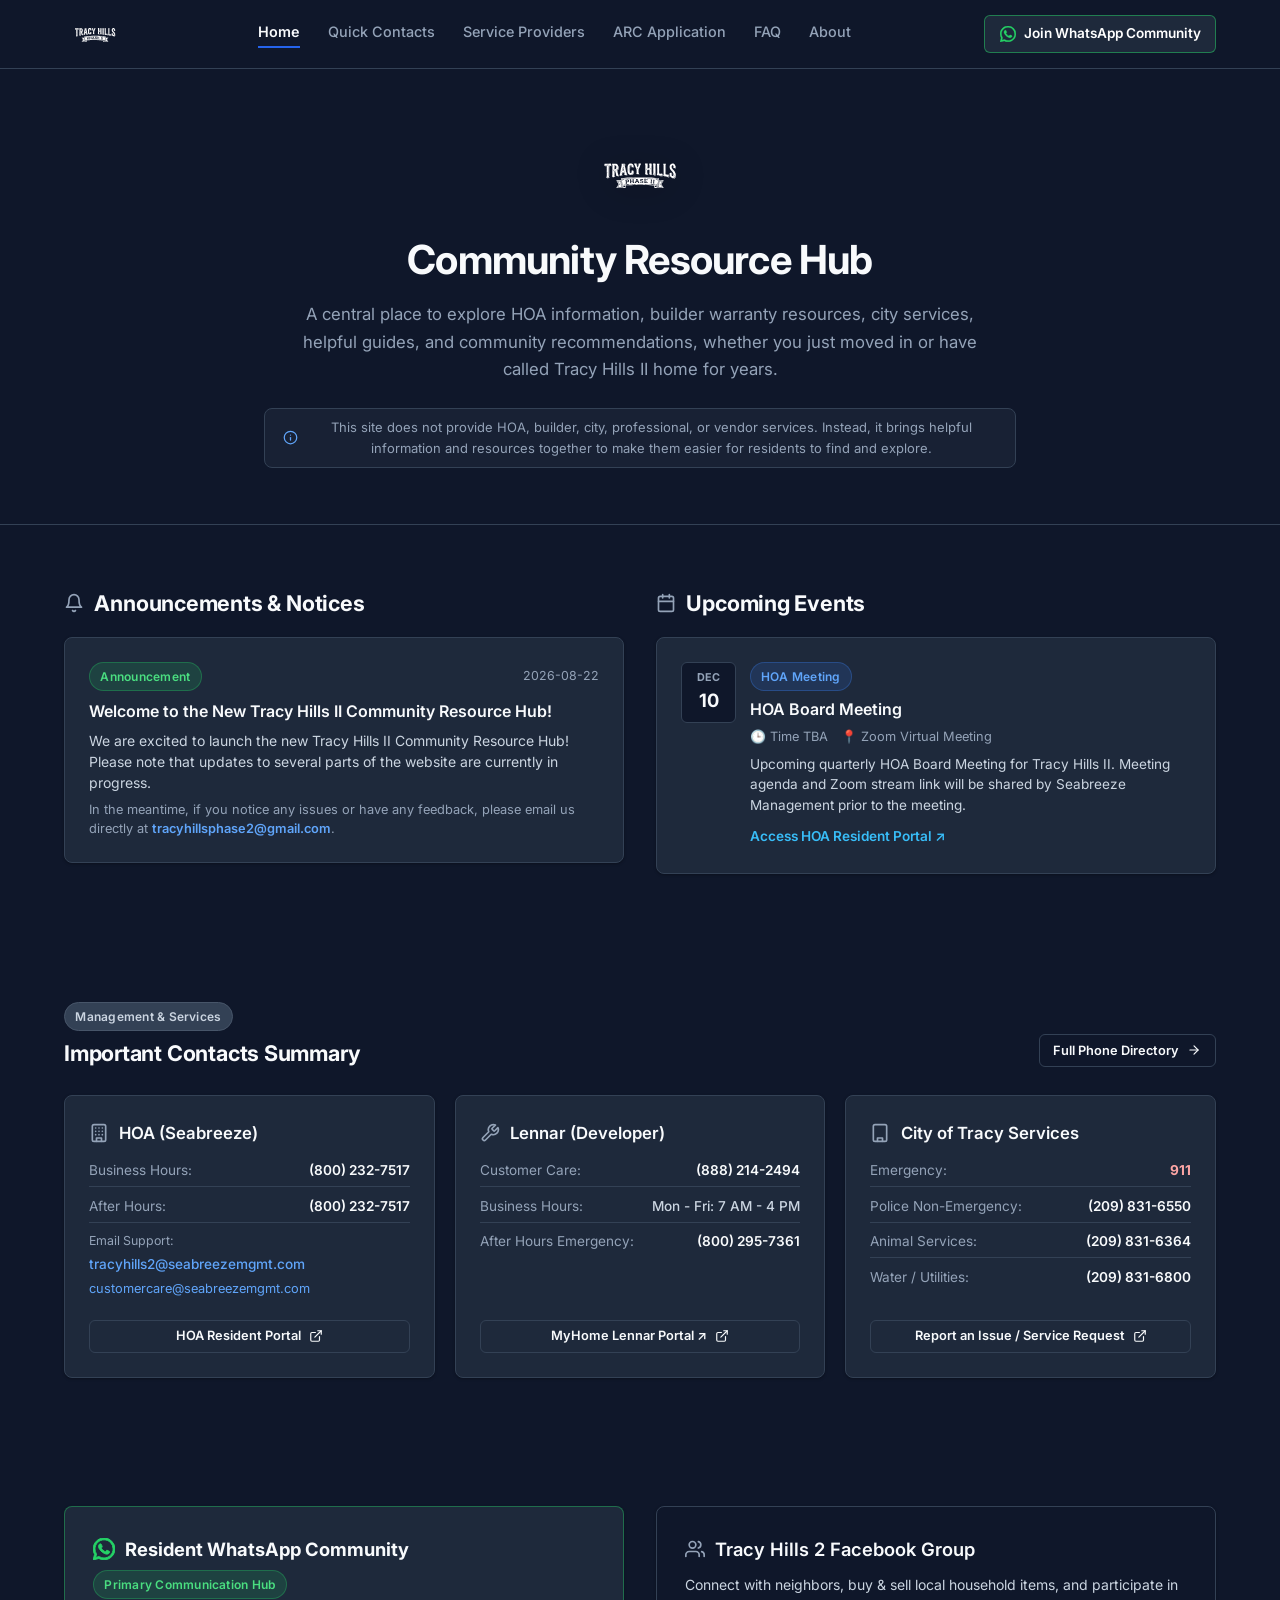
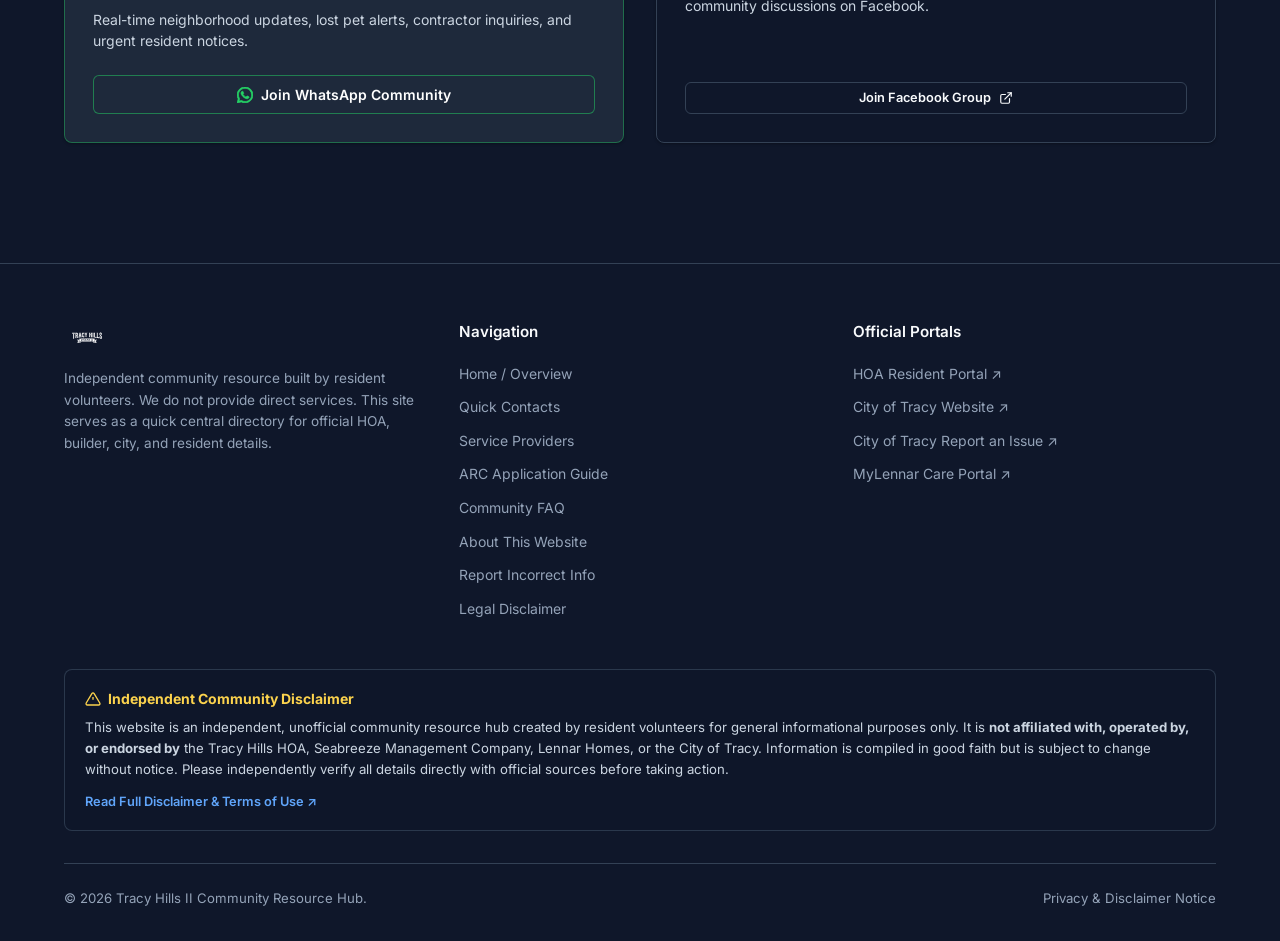
<file: index.html>
<!DOCTYPE html>
<html lang="en">
<head>
  <meta charset="UTF-8">
  <meta name="viewport" content="width=device-width, initial-scale=1.0">
  <title>Tracy Hills II (Tracy Hills) | Community Resource Hub</title>
  
  <!-- Meta Descriptions & SEO -->
  <meta name="description" content="Community resource hub for Tracy Hills II (Tracy Hills Phase 2) residents in Tracy, CA 95377. Access Tracy Hills HOA Seabreeze contacts, City of Tracy emergency numbers, Lennar developer warranty, vendor recommendations, ARC guidelines, and FAQs.">
  <meta name="keywords" content="Tracy Hills, Tracy Hills II, Tracy Hills Phase 2, Tracy Hills Phase II, THP2, Tracy Hills HOA, Seabreeze Management, City of Tracy, Lennar Homes Tracy Hills, Tracy Hills Community Directory, Boulder, Cairnway, Crestwick, Rangewood, Ridgerton, Rockingham, Slateshire, Handyman Tracy, Water Softener Tracy">
  <meta name="author" content="Tracy Hills II Community">
  <meta name="robots" content="index, follow">
  <link rel="canonical" href="https://tracyhills2.github.io/">

  <!-- Open Graph & Twitter Meta -->
  <meta property="og:type" content="website">
  <meta property="og:url" content="https://tracyhills2.github.io/">
  <meta property="og:site_name" content="Tracy Hills II Community Resource Hub">
  <meta property="og:title" content="Tracy Hills II | Community Resource Hub">
  <meta property="og:description" content="Resident resource hub for Tracy Hills II, Tracy Hills, and surrounding Tracy areas. Find local service providers, ARC guides, HOA & City contacts, and FAQs.">
  <meta property="og:image" content="https://tracyhills2.github.io/images/thp2-logo-social-v2.png">
  <meta property="og:image:width" content="1200">
  <meta property="og:image:height" content="630">
  <meta property="og:image:alt" content="Tracy Hills Phase II Community Resource Hub Logo">
  <meta name="twitter:card" content="summary_large_image">
  <meta name="twitter:title" content="Tracy Hills II | Community Resource Hub">
  <meta name="twitter:description" content="Resident resource hub for Tracy Hills II, Tracy Hills, and surrounding Tracy areas. Find local service providers, ARC guides, HOA & City contacts, and FAQs.">
  <meta name="twitter:image" content="https://tracyhills2.github.io/images/thp2-logo-social-v2.png">

  <!-- Structured Data JSON-LD for Google Search -->
  <script type="application/ld+json">
  {
    "@context": "https://schema.org",
    "@type": "WebSite",
    "name": "Tracy Hills II Community Resource Hub",
    "alternateName": [
      "Tracy Hills",
      "Tracy Hills Community Resource Hub",
      "Tracy Hills Phase 2",
      "Tracy Hills Phase II",
      "Tracy Hills II",
      "THP2 Community Hub"
    ],
    "url": "https://tracyhills2.github.io/",
    "description": "Independent community resource hub for Tracy Hills II (Tracy Hills Phase 2) residents in Tracy, CA 95377 providing HOA details, City of Tracy services, Lennar warranty info, ARC architectural guidelines, and local vendor recommendations.",
    "areaServed": {
      "@type": "Place",
      "name": "Tracy Hills, Tracy, CA 95377"
    }
  }
  </script>

  <!-- Google Fonts Inter -->
  <link rel="preconnect" href="https://fonts.googleapis.com">
  <link rel="preconnect" href="https://fonts.gstatic.com" crossorigin>
  <link href="https://fonts.googleapis.com/css2?family=Inter:wght@400;500;600;700;800;900&display=swap" rel="stylesheet">
  
  <!-- Stylesheet -->
  <link rel="icon" type="image/svg+xml" href="favicon.svg">
  <link rel="stylesheet" href="css/styles.css">
</head>
<body>

  <!-- Site Header -->
  <header class="site-header">
    <div class="container header-container">
      <a href="index.html" class="brand-logo" aria-label="Tracy Hills II Home">
        <img src="images/thp2-logo-v2.svg" alt="Tracy Hills Phase II Community Logo" class="brand-logo-img">
      </a>

      <!-- Desktop Navigation -->
      <nav class="desktop-nav">
        <a href="index.html" class="nav-link active">Home</a>
        <a href="contacts.html" class="nav-link">Quick Contacts</a>
        <a href="providers.html" class="nav-link">Service Providers</a>
        <a href="arc-application.html" class="nav-link">ARC Application</a>
        <a href="faq.html" class="nav-link">FAQ</a>
        <a href="about.html" class="nav-link">About</a>
      </nav>

      <!-- Desktop CTA & Mobile Toggle -->
      <div style="display: flex; align-items: center; gap: 1rem;">
        <a href="https://chat.whatsapp.com/JbKtulmPtaKJ3CA4htB0uS?mode=gi_t" target="_blank" rel="noopener noreferrer" class="desktop-cta">
          <svg width="16" height="16" viewBox="0 0 24 24" fill="#25D366" stroke="#25D366" stroke-width="0.5"><path d="M17.472 14.382c-.297-.149-1.758-.867-2.03-.967-.273-.099-.471-.148-.67.15-.197.297-.767.966-.94 1.164-.173.199-.347.223-.644.075-.297-.15-1.255-.463-2.39-1.475-.883-.788-1.48-1.761-1.653-2.059-.173-.297-.018-.458.13-.606.134-.133.298-.347.446-.52.149-.174.198-.298.298-.497.099-.198.05-.371-.025-.52-.075-.149-.669-1.612-.916-2.207-.242-.579-.487-.501-.669-.51l-.57-.01c-.198 0-.52.074-.792.372s-1.04 1.016-1.04 2.479 1.065 2.876 1.213 3.074c.149.198 2.095 3.2 5.076 4.487.709.306 1.263.489 1.694.626.712.226 1.36.194 1.872.118.571-.085 1.758-.719 2.006-1.413.248-.694.248-1.289.173-1.413-.074-.124-.272-.198-.57-.347m-5.421 7.403h-.004a9.87 9.87 0 01-5.031-1.378l-.361-.214-3.741.982.998-3.648-.235-.374a9.86 9.86 0 01-1.51-5.26c.001-5.45 4.436-9.884 9.888-9.884 2.64 0 5.122 1.03 6.988 2.898a9.825 9.825 0 012.893 6.99c-.002 5.45-4.437 9.884-9.885 9.884m8.413-18.297A11.815 11.815 0 0012.05 0C5.495 0 .16 5.335.157 11.892c0 2.096.547 4.142 1.588 5.945L.057 24l6.305-1.654a11.882 11.882 0 005.683 1.448h.005c6.554 0 11.89-5.335 11.893-11.893a11.821 11.821 0 00-3.48-8.413z"/></svg>
          <span>Join WhatsApp Community</span>
        </a>

        <button id="mobile-menu-toggle" class="mobile-toggle" aria-label="Open navigation menu" data-tour="menu-toggle">
          <svg width="20" height="20" viewBox="0 0 24 24" fill="none" stroke="currentColor" stroke-width="2.5" stroke-linecap="round" stroke-linejoin="round"><line x1="3" y1="12" x2="21" y2="12"></line><line x1="3" y1="6" x2="21" y2="6"></line><line x1="3" y1="18" x2="21" y2="18"></line></svg>
          <span class="mobile-toggle-text">MENU</span>
        </button>
      </div>
    </div>
  </header>

  <!-- Mobile Navigation Drawer Overlay -->
  <div id="mobile-nav-overlay" class="mobile-nav-overlay">
    <div class="mobile-nav-drawer">
      <div class="mobile-drawer-header">
        <div class="brand-logo">
          <img src="images/thp2-logo-v2.svg" alt="Tracy Hills Phase II Logo" style="height: 34px; width: auto;">
        </div>
        <button id="mobile-drawer-close" style="color: var(--text-muted); padding: 0.25rem;">
          <svg width="24" height="24" viewBox="0 0 24 24" fill="none" stroke="currentColor" stroke-width="2" stroke-linecap="round" stroke-linejoin="round"><line x1="18" y1="6" x2="6" y2="18"></line><line x1="6" y1="6" x2="18" y2="18"></line></svg>
        </button>
      </div>

      <nav class="mobile-drawer-links" data-tour="drawer-links">
        <a href="index.html" class="nav-link active">Home</a>
        <a href="contacts.html" class="nav-link">Quick Contacts</a>
        <a href="providers.html" class="nav-link">Service Providers</a>
        <a href="arc-application.html" class="nav-link">ARC Application</a>
        <a href="faq.html" class="nav-link">FAQ</a>
        <a href="about.html" class="nav-link">About</a>
      </nav>

      <div style="margin-top: auto; padding-top: 1.5rem; border-top: 1px solid var(--border-subtle);">
        <a href="https://chat.whatsapp.com/JbKtulmPtaKJ3CA4htB0uS?mode=gi_t" target="_blank" rel="noopener noreferrer" class="btn btn-primary" style="width: 100%; background: #1E293B; border: 1px solid rgba(37, 211, 102, 0.5);">
          <svg width="18" height="18" viewBox="0 0 24 24" fill="#25D366" stroke="#25D366"><path d="M17.472 14.382c-.297-.149-1.758-.867-2.03-.967-.273-.099-.471-.148-.67.15-.197.297-.767.966-.94 1.164-.173.199-.347.223-.644.075-.297-.15-1.255-.463-2.39-1.475-.883-.788-1.48-1.761-1.653-2.059-.173-.297-.018-.458.13-.606.134-.133.298-.347.446-.52.149-.174.198-.298.298-.497.099-.198.05-.371-.025-.52-.075-.149-.669-1.612-.916-2.207-.242-.579-.487-.501-.669-.51l-.57-.01c-.198 0-.52.074-.792.372s-1.04 1.016-1.04 2.479 1.065 2.876 1.213 3.074c.149.198 2.095 3.2 5.076 4.487.709.306 1.263.489 1.694.626.712.226 1.36.194 1.872.118.571-.085 1.758-.719 2.006-1.413.248-.694.248-1.289.173-1.413-.074-.124-.272-.198-.57-.347m-5.421 7.403h-.004a9.87 9.87 0 01-5.031-1.378l-.361-.214-3.741.982.998-3.648-.235-.374a9.86 9.86 0 01-1.51-5.26c.001-5.45 4.436-9.884 9.888-9.884 2.64 0 5.122 1.03 6.988 2.898a9.825 9.825 0 012.893 6.99c-.002 5.45-4.437 9.884-9.885 9.884m8.413-18.297A11.815 11.815 0 0012.05 0C5.495 0 .16 5.335.157 11.892c0 2.096.547 4.142 1.588 5.945L.057 24l6.305-1.654a11.882 11.882 0 005.683 1.448h.005c6.554 0 11.89-5.335 11.893-11.893a11.821 11.821 0 00-3.48-8.413z"/></svg>
          <span style="color: #FFFFFF;">Join WhatsApp Community</span>
        </a>
      </div>
    </div>
  </div>

  <main>
    <!-- Hero Section -->
    <section style="padding: 4rem 0 3.5rem 0; background: #0F172A; border-bottom: 1px solid var(--border-subtle);">
      <div class="container" style="text-align: center; max-width: 800px;">
        <div style="margin-bottom: 1.25rem; display: flex; align-items: center; justify-content: center;">
          <img src="images/thp2-logo-v2.svg" alt="Tracy Hills Phase II Logo" style="height: 82px; width: auto; max-width: 320px; filter: drop-shadow(0 4px 16px rgba(0, 0, 0, 0.35));">
        </div>
        <h1 class="page-title" style="margin-bottom: 1rem;">Community Resource Hub</h1>
        <p style="font-size: clamp(0.95rem, 1.5vw, 1.05rem); color: var(--text-muted); max-width: 720px; margin: 0 auto 1.5rem auto; line-height: 1.65;">
          A central place to explore HOA information, builder warranty resources, city services, helpful guides, and community recommendations, whether you just moved in or have called Tracy Hills II home for years.
        </p>
        <div style="display: inline-flex; align-items: center; gap: 0.5rem; padding: 0.5rem 1.15rem; background: rgba(30, 41, 59, 0.6); border: 1px solid var(--border-subtle); border-radius: var(--radius-md); font-size: 0.8125rem; color: var(--text-muted); max-width: 760px;">
          <svg width="15" height="15" viewBox="0 0 24 24" fill="none" stroke="var(--accent-link)" stroke-width="2" stroke-linecap="round" stroke-linejoin="round" style="flex-shrink: 0;"><circle cx="12" cy="12" r="10"></circle><line x1="12" y1="16" x2="12" y2="12"></line><line x1="12" y1="8" x2="12.01" y2="8"></line></svg>
          <span>This site does not provide HOA, builder, city, professional, or vendor services. Instead, it brings helpful information and resources together to make them easier for residents to find and explore.</span>
        </div>
      </div>
    </section>

    <!-- Announcements & Upcoming Events Section -->
    <section class="section-padding">
      <div class="container">
        <div class="grid-responsive-2col">
          
          <!-- Announcements Column -->
          <div>
            <div style="display: flex; align-items: center; gap: 0.65rem; margin-bottom: 1.25rem; flex-wrap: wrap;">
              <svg width="20" height="20" viewBox="0 0 24 24" fill="none" stroke="#94A3B8" stroke-width="2" stroke-linecap="round" stroke-linejoin="round" style="flex-shrink: 0;"><path d="M18 8A6 6 0 0 0 6 8c0 7-3 9-3 9h18s-3-2-3-9"></path><path d="M13.73 21a2 2 0 0 1-3.46 0"></path></svg>
              <h2 class="section-title" style="min-width: 0;">Announcements & Notices</h2>
            </div>

            <div id="announcements-list-container" style="display: flex; flex-direction: column; gap: 0.85rem;">
              <div class="card" style="border: 1px solid rgba(59, 130, 246, 0.35); background: linear-gradient(135deg, rgba(59, 130, 246, 0.08) 0%, var(--bg-card) 100%);">
                <div style="display: flex; align-items: center; justify-content: space-between; margin-bottom: 0.5rem; flex-wrap: wrap; gap: 0.4rem;">
                  <span class="badge" style="background: rgba(59, 130, 246, 0.18); color: #60A5FA; border-color: rgba(59, 130, 246, 0.4);">Community Notice</span>
                  <span style="font-size: 0.775rem; color: var(--text-muted);">2026-10-12</span>
                </div>
                <h3 style="font-size: 1.05rem; font-weight: 700; color: var(--text-primary); margin-bottom: 0.4rem; line-height: 1.35;">
                  Welcome to the Tracy Hills II Community Resource Hub
                </h3>
                <p style="color: var(--text-secondary); font-size: 0.875rem; margin-bottom: 0.85rem; line-height: 1.55;">
                  An independent resident resource for Tracy Hills II homeowners. Easily discover resident-recommended service providers, view ARC architectural guidelines, access emergency numbers, and rate contractors you have hired.
                </p>
                <div style="display: flex; gap: 0.75rem; flex-wrap: wrap;">
                  <a href="providers.html" class="btn btn-primary" style="font-size: 0.85rem; padding: 0.5rem 1rem;">Browse Service Providers →</a>
                  <a href="arc-application.html" class="btn btn-outline" style="font-size: 0.85rem; padding: 0.5rem 1rem;">ARC Guidelines</a>
                </div>
              </div>
            </div>
          </div>

          <!-- Upcoming Events Column -->
          <div>
            <div style="display: flex; align-items: center; gap: 0.65rem; margin-bottom: 1.25rem; flex-wrap: wrap;">
              <svg width="20" height="20" viewBox="0 0 24 24" fill="none" stroke="#94A3B8" stroke-width="2" stroke-linecap="round" stroke-linejoin="round" style="flex-shrink: 0;"><rect x="3" y="4" width="18" height="18" rx="2" ry="2"></rect><line x1="16" y1="2" x2="16" y2="6"></line><line x1="8" y1="2" x2="8" y2="6"></line><line x1="3" y1="10" x2="21" y2="10"></line></svg>
              <h2 class="section-title" style="min-width: 0;">Upcoming Events</h2>
            </div>

            <div style="display: flex; flex-direction: column; gap: 0.85rem;">
              <div class="card">
                <div style="display: flex; gap: 0.85rem; align-items: flex-start;">
                  <div style="background: #0F172A; border: 1px solid #334155; border-radius: var(--radius-sm); padding: 0.4rem 0.65rem; text-align: center; min-width: 55px; flex-shrink: 0;">
                    <div style="font-size: 0.675rem; text-transform: uppercase; color: #94A3B8; font-weight: 700;">DEC</div>
                    <div style="font-size: 1.15rem; font-weight: 700; color: #F8FAFC;">10</div>
                  </div>
                  <div style="flex: 1; min-width: 0;">
                    <span class="badge badge-accent" style="margin-bottom: 0.35rem; background: rgba(59, 130, 246, 0.15); color: #60A5FA; border-color: rgba(59, 130, 246, 0.3);">HOA Meeting</span>
                    <h3 style="font-size: 1rem; font-weight: 600; color: var(--text-primary); margin-bottom: 0.3rem;">
                      HOA Board Meeting
                    </h3>
                    <div style="display: flex; gap: 0.85rem; font-size: 0.8rem; color: var(--text-muted); margin-bottom: 0.4rem; flex-wrap: wrap;">
                      <span>🕒 Time TBA</span>
                      <span>📍 Zoom Virtual Meeting</span>
                    </div>
                    <p style="color: var(--text-secondary); font-size: 0.85rem; margin-bottom: 0.5rem; line-height: 1.5;">
                      Upcoming quarterly HOA Board Meeting for Tracy Hills II. Meeting agenda and Zoom stream link will be shared by Seabreeze Management prior to the meeting.
                    </p>
                    <a href="https://commarea.cincwebaxis.com" target="_blank" rel="noopener noreferrer" style="color: #38bdf8; font-weight: 600; font-size: 0.85rem; display: inline-block;">Access HOA Resident Portal ↗</a>
                  </div>
                </div>
              </div>
            </div>
          </div>

        </div>
      </div>
    </section>

    <!-- HOA Management & Contacts Overview Section -->
    <section class="section-padding" style="background: #0F172A;">
      <div class="container">
        <div style="display: flex; justify-content: space-between; align-items: flex-end; margin-bottom: 1.75rem; flex-wrap: wrap; gap: 1rem;">
          <div>
            <span class="badge" style="margin-bottom: 0.5rem;">Management & Services</span>
            <h2 class="section-title">Important Contacts Summary</h2>
          </div>
          <a href="contacts.html" class="btn btn-outline btn-sm">
            <span>Full Phone Directory</span>
            <svg width="14" height="14" viewBox="0 0 24 24" fill="none" stroke="currentColor" stroke-width="2" stroke-linecap="round" stroke-linejoin="round"><line x1="5" y1="12" x2="19" y2="12"></line><polyline points="12 5 19 12 12 19"></polyline></svg>
          </a>
        </div>

        <div class="grid-responsive-3col">
          
          <!-- Seabreeze / HOA Box -->
          <div class="card" style="display: flex; flex-direction: column; height: 100%;">
            <div>
              <div style="display: flex; align-items: center; gap: 0.65rem; margin-bottom: 0.85rem;">
                <svg width="20" height="20" viewBox="0 0 24 24" fill="none" stroke="#94A3B8" stroke-width="2" stroke-linecap="round" stroke-linejoin="round"><rect x="4" y="2" width="16" height="20" rx="2" ry="2"></rect><path d="M9 22v-4h6v4"></path><path d="M8 6h.01"></path><path d="M16 6h.01"></path><path d="M12 6h.01"></path><path d="M12 10h.01"></path><path d="M12 14h.01"></path><path d="M16 10h.01"></path><path d="M16 14h.01"></path><path d="M8 10h.01"></path><path d="M8 14h.01"></path></svg>
                <h3 style="font-size: 1.05rem; font-weight: 600; color: var(--text-primary);">HOA (Seabreeze)</h3>
              </div>
              <div style="display: flex; flex-direction: column; gap: 0.55rem; font-size: 0.85rem; color: var(--text-secondary);">
                <div style="display: flex; justify-content: space-between; padding-bottom: 0.25rem; border-bottom: 1px solid var(--border-subtle);">
                  <span style="color: var(--text-muted);">Business Hours:</span>
                  <span style="font-weight: 600; color: var(--text-primary);">(800) 232-7517</span>
                </div>
                <div style="display: flex; justify-content: space-between; padding-bottom: 0.25rem; border-bottom: 1px solid var(--border-subtle);">
                  <span style="color: var(--text-muted);">After Hours:</span>
                  <span style="font-weight: 600; color: var(--text-primary);">(800) 232-7517</span>
                </div>
                <div style="display: flex; flex-direction: column; gap: 0.2rem; padding-bottom: 0.25rem;">
                  <span style="color: var(--text-muted); font-size: 0.775rem;">Email Support:</span>
                  <a href="mailto:tracyhills2@seabreezemgmt.com" style="color: var(--accent-link); word-break: break-all; font-weight: 500;">
                    tracyhills2@seabreezemgmt.com
                  </a>
                  <a href="mailto:customercare@seabreezemgmt.com" style="color: var(--accent-link); word-break: break-all; font-size: 0.8rem;">
                    customercare@seabreezemgmt.com
                  </a>
                </div>
              </div>
            </div>
            <div style="margin-top: auto; padding-top: 1rem;">
              <a href="https://commarea.cincwebaxis.com" target="_blank" rel="noopener noreferrer" class="btn btn-outline btn-sm" style="width: 100%;">
                <span>HOA Resident Portal</span>
                <svg width="14" height="14" viewBox="0 0 24 24" fill="none" stroke="currentColor" stroke-width="2" stroke-linecap="round" stroke-linejoin="round"><path d="M18 13v6a2 2 0 0 1-2 2H5a2 2 0 0 1-2-2V8a2 2 0 0 1 2-2h6"></path><polyline points="15 3 21 3 21 9"></polyline><line x1="10" y1="14" x2="21" y2="3"></line></svg>
              </a>
            </div>
          </div>

          <!-- Lennar Builder Care Box -->
          <div class="card" style="display: flex; flex-direction: column; height: 100%;">
            <div>
              <div style="display: flex; align-items: center; gap: 0.65rem; margin-bottom: 0.85rem;">
                <svg width="20" height="20" viewBox="0 0 24 24" fill="none" stroke="#94A3B8" stroke-width="2" stroke-linecap="round" stroke-linejoin="round"><path d="M14.7 6.3a1 1 0 0 0 0 1.4l1.6 1.6a1 1 0 0 0 1.4 0l3.77-3.77a6 6 0 0 1-7.94 7.94l-6.91 6.91a2.12 2.12 0 0 1-3-3l6.91-6.91a6 6 0 0 1 7.94-7.94l-3.76 3.76z"></path></svg>
                <h3 style="font-size: 1.05rem; font-weight: 600; color: var(--text-primary);">Lennar (Developer)</h3>
              </div>
              <div style="display: flex; flex-direction: column; gap: 0.55rem; font-size: 0.85rem;">
                <div style="display: flex; justify-content: space-between; padding-bottom: 0.25rem; border-bottom: 1px solid var(--border-subtle);">
                  <span style="color: var(--text-muted);">Customer Care:</span>
                  <span style="font-weight: 600; color: var(--text-primary);">(888) 214-2494</span>
                </div>
                <div style="display: flex; justify-content: space-between; padding-bottom: 0.25rem; border-bottom: 1px solid var(--border-subtle);">
                  <span style="color: var(--text-muted);">Business Hours:</span>
                  <span style="font-weight: 500; color: var(--text-secondary);">Mon - Fri: 7 AM - 4 PM</span>
                </div>
                <div style="display: flex; justify-content: space-between; padding-bottom: 0.25rem;">
                  <span style="color: var(--text-muted);">After Hours Emergency:</span>
                  <span style="font-weight: 600; color: var(--text-primary);">(800) 295-7361</span>
                </div>
              </div>
            </div>
            <div style="margin-top: auto; padding-top: 1rem;">
              <a href="https://myhome.lennar.com" target="_blank" rel="noopener noreferrer" class="btn btn-outline btn-sm" style="width: 100%;">
                <span>MyHome Lennar Portal ↗</span>
                <svg width="14" height="14" viewBox="0 0 24 24" fill="none" stroke="currentColor" stroke-width="2" stroke-linecap="round" stroke-linejoin="round"><path d="M18 13v6a2 2 0 0 1-2 2H5a2 2 0 0 1-2-2V8a2 2 0 0 1 2-2h6"></path><polyline points="15 3 21 3 21 9"></polyline><line x1="10" y1="14" x2="21" y2="3"></line></svg>
              </a>
            </div>
          </div>

          <!-- City of Tracy Services Box -->
          <div class="card" style="display: flex; flex-direction: column; height: 100%;">
            <div>
              <div style="display: flex; align-items: center; gap: 0.65rem; margin-bottom: 0.85rem;">
                <svg width="20" height="20" viewBox="0 0 24 24" fill="none" stroke="#94A3B8" stroke-width="2" stroke-linecap="round" stroke-linejoin="round"><rect x="4" y="2" width="16" height="20" rx="2" ry="2"></rect><path d="M9 22v-4h6v4"></path></svg>
                <h3 style="font-size: 1.05rem; font-weight: 600; color: var(--text-primary);">City of Tracy Services</h3>
              </div>
              <div style="display: flex; flex-direction: column; gap: 0.55rem; font-size: 0.85rem;">
                <div style="display: flex; justify-content: space-between; padding-bottom: 0.25rem; border-bottom: 1px solid var(--border-subtle);">
                  <span style="color: var(--text-muted);">Emergency:</span>
                  <span style="font-weight: 700; color: #FCA5A5;">911</span>
                </div>
                <div style="display: flex; justify-content: space-between; padding-bottom: 0.25rem; border-bottom: 1px solid var(--border-subtle);">
                  <span style="color: var(--text-muted);">Police Non-Emergency:</span>
                  <span style="font-weight: 600; color: var(--text-primary);">(209) 831-6550</span>
                </div>
                <div style="display: flex; justify-content: space-between; padding-bottom: 0.25rem; border-bottom: 1px solid var(--border-subtle);">
                  <span style="color: var(--text-muted);">Animal Services:</span>
                  <span style="font-weight: 600; color: var(--text-primary);">(209) 831-6364</span>
                </div>
                <div style="display: flex; justify-content: space-between; padding-bottom: 0.25rem;">
                  <span style="color: var(--text-muted);">Water / Utilities:</span>
                  <span style="font-weight: 600; color: var(--text-primary);">(209) 831-6800</span>
                </div>
              </div>
            </div>
            <div style="margin-top: auto; padding-top: 1rem;">
              <a href="https://user.govoutreach.com/tracy/support.php" target="_blank" rel="noopener noreferrer" class="btn btn-outline btn-sm" style="width: 100%;">
                <span>Report an Issue / Service Request</span>
                <svg width="14" height="14" viewBox="0 0 24 24" fill="none" stroke="currentColor" stroke-width="2" stroke-linecap="round" stroke-linejoin="round"><path d="M18 13v6a2 2 0 0 1-2 2H5a2 2 0 0 1-2-2V8a2 2 0 0 1 2-2h6"></path><polyline points="15 3 21 3 21 9"></polyline><line x1="10" y1="14" x2="21" y2="3"></line></svg>
              </a>
            </div>
          </div>

        </div>
      </div>
    </section>

    <!-- Resident Social Groups Section -->
    <section class="section-padding">
      <div class="container">
        <div class="grid-responsive-2col">
          
          <!-- Primary Highlighted: WhatsApp Community -->
          <div class="card" style="background: #1E293B; padding: 1.75rem; border: 1px solid rgba(37, 211, 102, 0.4);">
            <div style="display: flex; flex-direction: column; gap: 1rem; height: 100%; justify-content: space-between;">
              <div>
                <div style="display: flex; align-items: center; gap: 0.65rem; margin-bottom: 0.35rem;">
                  <svg width="22" height="22" viewBox="0 0 24 24" fill="#25D366" stroke="#25D366"><path d="M17.472 14.382c-.297-.149-1.758-.867-2.03-.967-.273-.099-.471-.148-.67.15-.197.297-.767.966-.94 1.164-.173.199-.347.223-.644.075-.297-.15-1.255-.463-2.39-1.475-.883-.788-1.48-1.761-1.653-2.059-.173-.297-.018-.458.13-.606.134-.133.298-.347.446-.52.149-.174.198-.298.298-.497.099-.198.05-.371-.025-.52-.075-.149-.669-1.612-.916-2.207-.242-.579-.487-.501-.669-.51l-.57-.01c-.198 0-.52.074-.792.372s-1.04 1.016-1.04 2.479 1.065 2.876 1.213 3.074c.149.198 2.095 3.2 5.076 4.487.709.306 1.263.489 1.694.626.712.226 1.36.194 1.872.118.571-.085 1.758-.719 2.006-1.413.248-.694.248-1.289.173-1.413-.074-.124-.272-.198-.57-.347m-5.421 7.403h-.004a9.87 9.87 0 01-5.031-1.378l-.361-.214-3.741.982.998-3.648-.235-.374a9.86 9.86 0 01-1.51-5.26c.001-5.45 4.436-9.884 9.888-9.884 2.64 0 5.122 1.03 6.988 2.898a9.825 9.825 0 012.893 6.99c-.002 5.45-4.437 9.884-9.885 9.884m8.413-18.297A11.815 11.815 0 0012.05 0C5.495 0 .16 5.335.157 11.892c0 2.096.547 4.142 1.588 5.945L.057 24l6.305-1.654a11.882 11.882 0 005.683 1.448h.005c6.554 0 11.89-5.335 11.893-11.893a11.821 11.821 0 00-3.48-8.413z"/></svg>
                  <h3 style="font-size: 1.15rem; font-weight: 700; color: var(--text-primary);">Resident WhatsApp Community</h3>
                </div>
                <span class="badge badge-accent" style="margin-bottom: 0.65rem;">Primary Communication Hub</span>
                <p style="color: var(--text-secondary); font-size: 0.875rem; line-height: 1.5;">
                  Real-time neighborhood updates, lost pet alerts, contractor inquiries, and urgent resident notices.
                </p>
              </div>

              <a href="https://chat.whatsapp.com/JbKtulmPtaKJ3CA4htB0uS?mode=gi_t" target="_blank" rel="noopener noreferrer" class="btn" style="background: #1E293B; border: 1px solid rgba(37, 211, 102, 0.5); color: #FFFFFF; font-weight: 600; width: 100%; margin-top: 0.5rem;">
                <svg width="16" height="16" viewBox="0 0 24 24" fill="#25D366" stroke="#25D366"><path d="M17.472 14.382c-.297-.149-1.758-.867-2.03-.967-.273-.099-.471-.148-.67.15-.197.297-.767.966-.94 1.164-.173.199-.347.223-.644.075-.297-.15-1.255-.463-2.39-1.475-.883-.788-1.48-1.761-1.653-2.059-.173-.297-.018-.458.13-.606.134-.133.298-.347.446-.52.149-.174.198-.298.298-.497.099-.198.05-.371-.025-.52-.075-.149-.669-1.612-.916-2.207-.242-.579-.487-.501-.669-.51l-.57-.01c-.198 0-.52.074-.792.372s-1.04 1.016-1.04 2.479 1.065 2.876 1.213 3.074c.149.198 2.095 3.2 5.076 4.487.709.306 1.263.489 1.694.626.712.226 1.36.194 1.872.118.571-.085 1.758-.719 2.006-1.413.248-.694.248-1.289.173-1.413-.074-.124-.272-.198-.57-.347m-5.421 7.403h-.004a9.87 9.87 0 01-5.031-1.378l-.361-.214-3.741.982.998-3.648-.235-.374a9.86 9.86 0 01-1.51-5.26c.001-5.45 4.436-9.884 9.888-9.884 2.64 0 5.122 1.03 6.988 2.898a9.825 9.825 0 012.893 6.99c-.002 5.45-4.437 9.884-9.885 9.884m8.413-18.297A11.815 11.815 0 0012.05 0C5.495 0 .16 5.335.157 11.892c0 2.096.547 4.142 1.588 5.945L.057 24l6.305-1.654a11.882 11.882 0 005.683 1.448h.005c6.554 0 11.89-5.335 11.893-11.893a11.821 11.821 0 00-3.48-8.413z"/></svg>
                <span style="color: #FFFFFF;">Join WhatsApp Community</span>
              </a>
            </div>
          </div>

          <!-- Facebook Group -->
          <div class="card" style="background: #0F172A; padding: 1.75rem; border: 1px solid var(--border-subtle);">
            <div style="display: flex; flex-direction: column; gap: 1rem; height: 100%; justify-content: space-between;">
              <div>
                <div style="display: flex; align-items: center; gap: 0.65rem; margin-bottom: 0.65rem;">
                  <svg width="20" height="20" viewBox="0 0 24 24" fill="none" stroke="#94A3B8" stroke-width="2" stroke-linecap="round" stroke-linejoin="round"><path d="M17 21v-2a4 4 0 0 0-4-4H5a4 4 0 0 0-4 4v2"></path><circle cx="9" cy="7" r="4"></circle><path d="M23 21v-2a4 4 0 0 0-3-3.87"></path><path d="M16 3.13a4 4 0 0 1 0 7.75"></path></svg>
                  <h3 style="font-size: 1.15rem; font-weight: 600; color: var(--text-primary);">Tracy Hills 2 Facebook Group</h3>
                </div>
                <p style="color: var(--text-secondary); font-size: 0.875rem; line-height: 1.5;">
                  Connect with neighbors, buy & sell local household items, and participate in community discussions on Facebook.
                </p>
              </div>

              <a href="https://www.facebook.com/groups/1039884364940491" target="_blank" rel="noopener noreferrer" class="btn btn-outline btn-sm" style="width: 100%; margin-top: 0.5rem;">
                <span>Join Facebook Group</span>
                <svg width="14" height="14" viewBox="0 0 24 24" fill="none" stroke="currentColor" stroke-width="2" stroke-linecap="round" stroke-linejoin="round"><path d="M18 13v6a2 2 0 0 1-2 2H5a2 2 0 0 1-2-2V8a2 2 0 0 1 2-2h6"></path><polyline points="15 3 21 3 21 9"></polyline><line x1="10" y1="14" x2="21" y2="3"></line></svg>
              </a>
            </div>
          </div>

        </div>
      </div>
    </section>
  </main>

  <!-- Site Footer -->
  <footer class="site-footer">
    <div class="container">
      <div class="footer-grid">
        <!-- Brand Col -->
        <div>
          <div style="display: flex; align-items: center; margin-bottom: 0.85rem;">
            <img src="images/thp2-logo-v2.svg" alt="Tracy Hills Phase II Logo" style="height: 34px; width: auto;">
          </div>
          <p style="color: var(--text-muted); font-size: 0.85rem; line-height: 1.6; margin-bottom: 1rem;">
            Independent community resource built by resident volunteers. We do not provide direct services. This site serves as a quick central directory for official HOA, builder, city, and resident details.
          </p>
        </div>

        <!-- Quick Links -->
        <div>
          <h4 class="footer-heading">Navigation</h4>
          <ul class="footer-links">
            <li><a href="index.html">Home / Overview</a></li>
            <li><a href="contacts.html">Quick Contacts</a></li>
            <li><a href="providers.html">Service Providers</a></li>
            <li><a href="arc-application.html">ARC Application Guide</a></li>
            <li><a href="faq.html">Community FAQ</a></li>
            <li><a href="about.html">About This Website</a></li>
            <li><a href="report-information.html">Report Incorrect Info</a></li>
            <li><a href="disclaimer.html">Legal Disclaimer</a></li>
          </ul>
        </div>

        <!-- Official Portals -->
        <div>
          <h4 class="footer-heading">Official Portals</h4>
          <ul class="footer-links">
            <li><a href="https://commarea.cincwebaxis.com" target="_blank" rel="noopener noreferrer">HOA Resident Portal ↗</a></li>
            <li><a href="https://www.cityoftracy.org" target="_blank" rel="noopener noreferrer">City of Tracy Website ↗</a></li>
            <li><a href="https://user.govoutreach.com/tracy/support.php" target="_blank" rel="noopener noreferrer">City of Tracy Report an Issue ↗</a></li>
            <li><a href="https://myhome.lennar.com" target="_blank" rel="noopener noreferrer">MyLennar Care Portal ↗</a></li>
          </ul>
        </div>
      </div>

      <!-- Footer Disclaimer Component -->
      <div class="footer-disclaimer-box">
        <div class="footer-disclaimer-title">
          <svg width="16" height="16" viewBox="0 0 24 24" fill="none" stroke="currentColor" stroke-width="2"><path d="M10.29 3.86L1.82 18a2 2 0 0 0 1.71 3h16.94a2 2 0 0 0 1.71-3L13.71 3.86a2 2 0 0 0-3.42 0z"></path><line x1="12" y1="9" x2="12" y2="13"></line><line x1="12" y1="17" x2="12.01" y2="17"></line></svg>
          <span>Independent Community Disclaimer</span>
        </div>
        <p>
          This website is an independent, unofficial community resource hub created by resident volunteers for general informational purposes only. It is <strong>not affiliated with, operated by, or endorsed by</strong> the Tracy Hills HOA, Seabreeze Management Company, Lennar Homes, or the City of Tracy. Information is compiled in good faith but is subject to change without notice. Please independently verify all details directly with official sources before taking action.
        </p>
        <a href="disclaimer.html" class="footer-disclaimer-link">Read Full Disclaimer & Terms of Use ↗</a>
      </div>

      <!-- Bottom Bar -->
      <div class="footer-bottom">
        <div>© <span class="dynamic-year">2026</span> Tracy Hills II Community Resource Hub.</div>
        <div><a href="disclaimer.html" style="color: var(--text-muted);">Privacy & Disclaimer Notice</a></div>
      </div>
    </div>
  </footer>

  <!-- Vanilla Scripts -->
  <script src="js/announcements-data.js?v=1.0"></script>
  <script src="js/app.js?v=2.9"></script>
  <script src="js/whatsapp-modal.js?v=2.9"></script>

  <!-- Cloudflare Web Analytics -->
  <script type='module' src='https://static.cloudflareinsights.com/beacon.min.js' data-cf-beacon='{"token": "df8c32b5189748b98cff8eec5268cd60"}'></script>
  <!-- End Cloudflare Web Analytics -->
</body>
</html>
</file>
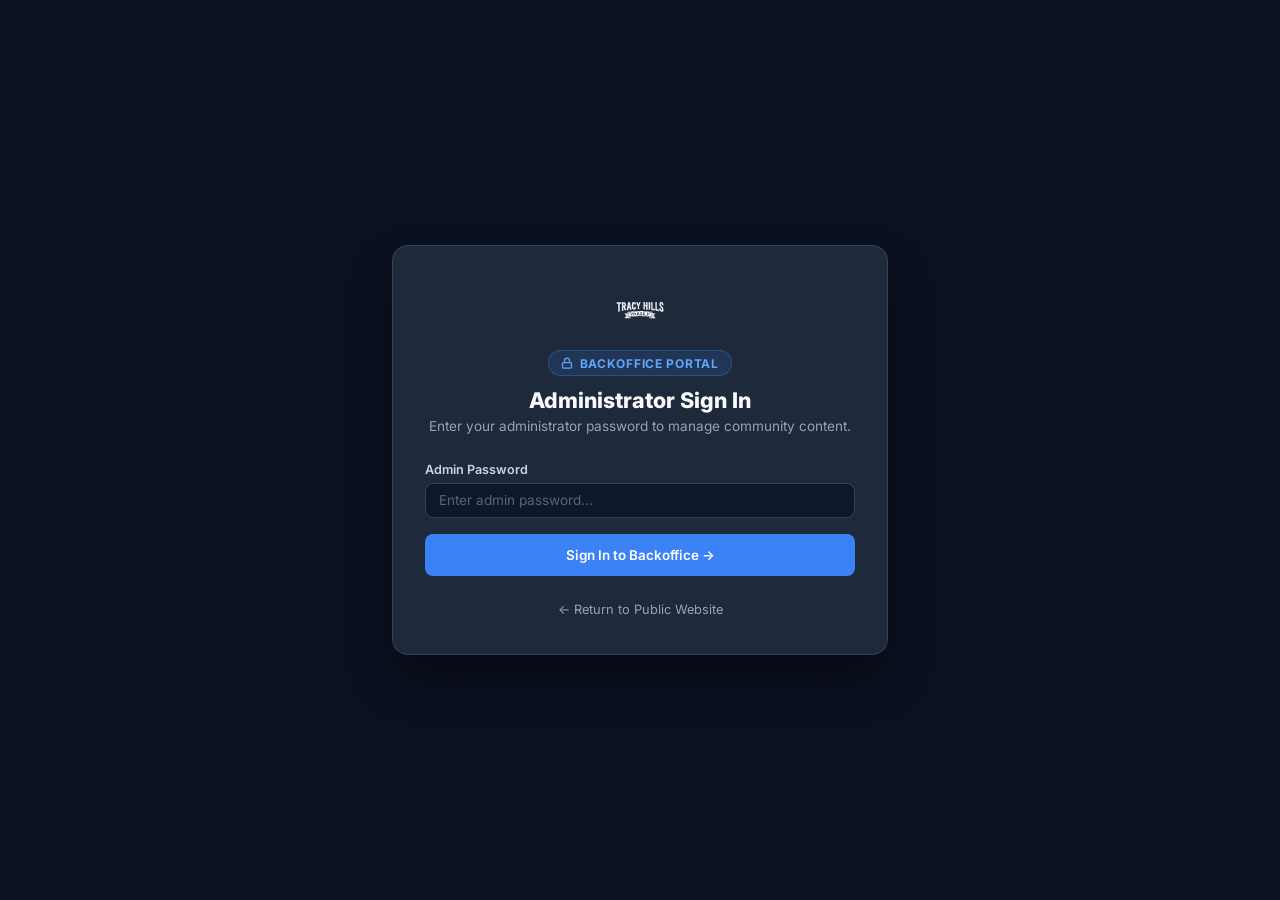
<file: backoffice/index.html>
<!DOCTYPE html>
<html lang="en">
<head>
  <meta charset="UTF-8">
  <meta name="viewport" content="width=device-width, initial-scale=1.0">
  <title>Backoffice Admin | Tracy Hills II Community Hub</title>
  <meta name="robots" content="noindex, nofollow">
  <link rel="icon" type="image/svg+xml" href="../favicon.svg">
  <link rel="preconnect" href="https://fonts.googleapis.com">
  <link rel="preconnect" href="https://fonts.gstatic.com" crossorigin>
  <link href="https://fonts.googleapis.com/css2?family=Inter:wght@400;500;600;700;800&display=swap" rel="stylesheet">
  <link rel="stylesheet" href="backoffice.css?v=1.4">
  <script>
    if (sessionStorage.getItem('thp2_bo_admin_pass')) {
      document.documentElement.classList.add('bo-is-authed');
    }
  </script>
</head>
<body class="bo-body">

  <!-- 1. Login Gate View -->
  <div id="bo-login-gate" class="bo-login-wrapper" style="display: none;">
    <div class="bo-login-card">
      <div class="bo-login-logo">
        <img src="../images/thp2-logo-v2.svg" alt="Tracy Hills II Logo">
        <span class="bo-badge-lock">
          <svg width="12" height="12" viewBox="0 0 24 24" fill="none" stroke="currentColor" stroke-width="2.5"><rect x="3" y="11" width="18" height="11" rx="2" ry="2"></rect><path d="M7 11V7a5 5 0 0 1 10 0v4"></path></svg>
          <span>Backoffice Portal</span>
        </span>
        <h1 style="font-size: 1.35rem; font-weight: 800; margin: 0 0 0.35rem 0;">Administrator Sign In</h1>
        <p style="font-size: 0.85rem; color: var(--bo-text-muted); margin: 0;">
          Enter your administrator password to manage community content.
        </p>
      </div>

      <form id="bo-login-form" style="display: flex; flex-direction: column; gap: 1rem;">
        <div>
          <label for="bo-password-input" class="bo-label">Admin Password</label>
          <input type="password" id="bo-password-input" class="bo-input" placeholder="Enter admin password..." required autocomplete="current-password">
        </div>

        <div id="bo-login-error" class="bo-alert bo-alert-error"></div>

        <button type="submit" id="bo-login-btn" class="bo-btn bo-btn-primary" style="width: 100%; padding: 0.75rem;">
          <span>Sign In to Backoffice →</span>
        </button>

        <div style="text-align: center; margin-top: 0.35rem;">
          <a href="../index.html" style="font-size: 0.8rem; color: var(--bo-text-muted); text-decoration: none;">← Return to Public Website</a>
        </div>
      </form>
    </div>
  </div>

  <!-- 2. Authenticated Dashboard View -->
  <div id="bo-app-content" style="display: none; flex-direction: column; min-height: 100vh;">
    <header class="bo-header">
      <div class="bo-header-inner">
        <a href="index.html" class="bo-brand">
          <img src="../images/thp2-logo-v2.svg" alt="Tracy Hills II Logo">
          <span class="bo-brand-badge">Backoffice</span>
        </a>

        <nav class="bo-nav">
          <a href="index.html" class="bo-nav-link active">Dashboard</a>
          <a href="providers.html" class="bo-nav-link">Service Providers</a>
          <a href="../providers.html" target="_blank" rel="noopener noreferrer" class="bo-nav-link">Live Directory ↗</a>
          <button type="button" onclick="window.signOutBackoffice()" class="bo-btn bo-btn-outline bo-btn-sm">Sign Out</button>
        </nav>
      </div>
    </header>

    <main class="bo-container">
      <div style="margin-bottom: 1.75rem;">
        <h1 style="font-size: 1.5rem; font-weight: 800; margin: 0 0 0.35rem 0;">Backoffice Administration</h1>
        <p style="font-size: 0.9rem; color: var(--bo-text-muted); margin: 0;">
          Manage directory listings and publish updates directly to production without editing code.
        </p>
      </div>

      <!-- Quick Stats Row -->
      <div class="bo-stats-grid">
        <div class="bo-stat-card">
          <span class="bo-stat-label">Total Service Providers</span>
          <span id="stat-total-providers" class="bo-stat-value">—</span>
        </div>
        <div class="bo-stat-card">
          <span class="bo-stat-label">Service Categories</span>
          <span id="stat-total-categories" class="bo-stat-value">—</span>
        </div>
        <div class="bo-stat-card">
          <span class="bo-stat-label">🏡 Local Resident Vendors</span>
          <span id="stat-resident-providers" class="bo-stat-value">—</span>
        </div>
        <div class="bo-stat-card">
          <span class="bo-stat-label">⚡ 24/7 Emergency Vendors</span>
          <span id="stat-247-providers" class="bo-stat-value">—</span>
        </div>
      </div>

      <!-- Modules Grid -->
      <div style="display: grid; grid-template-columns: repeat(auto-fit, minmax(300px, 1fr)); gap: 1.25rem;">
        <!-- Active Module: Service Providers -->
        <div style="background: var(--bo-bg-card); border: 1px solid rgba(59, 130, 246, 0.4); border-radius: 0.85rem; padding: 1.5rem; display: flex; flex-direction: column; justify-content: space-between; gap: 1.25rem;">
          <div>
            <div style="display: flex; align-items: center; justify-content: space-between; margin-bottom: 0.75rem;">
              <span class="bo-tag" style="background: rgba(16, 185, 129, 0.15); color: #34D399; border: 1px solid rgba(16, 185, 129, 0.35);">Active Module</span>
              <span style="font-size: 0.75rem; color: var(--bo-text-muted);">Syncs with <code>js/providers-data.js</code></span>
            </div>
            <h2 style="font-size: 1.2rem; font-weight: 700; margin: 0 0 0.5rem 0;">Service Providers Directory</h2>
            <p style="font-size: 0.875rem; color: var(--bo-text-secondary); line-height: 1.55; margin: 0;">
              Add new providers, edit existing contractor details, toggle Local Resident & 24/7 badges, manage multi-category tags, and commit directly to GitHub.
            </p>
          </div>
          <div style="display: flex; gap: 0.75rem; flex-wrap: wrap;">
            <a href="providers.html" class="bo-btn bo-btn-primary">Manage Service Providers →</a>
          </div>
        </div>

        <!-- Future Ready Module: Announcements & Events -->
        <div style="background: var(--bo-bg-card); border: 1px solid var(--bo-border); border-radius: 0.85rem; padding: 1.5rem; display: flex; flex-direction: column; justify-content: space-between; gap: 1.25rem; opacity: 0.75;">
          <div>
            <div style="display: flex; align-items: center; justify-content: space-between; margin-bottom: 0.75rem;">
              <span class="bo-tag" style="background: rgba(148, 163, 184, 0.15); color: #94A3B8; border: 1px solid var(--bo-border);">Future Ready</span>
            </div>
            <h2 style="font-size: 1.2rem; font-weight: 700; margin: 0 0 0.5rem 0;">Announcements & Events</h2>
            <p style="font-size: 0.875rem; color: var(--bo-text-secondary); line-height: 1.55; margin: 0;">
              Ready architecture for managing homepage community notices, HOA board meeting dates, and neighborhood alerts.
            </p>
          </div>
          <div>
            <span style="font-size: 0.8rem; color: var(--bo-text-muted);">Available for future expansion</span>
          </div>
        </div>
      </div>
    </main>
  </div>

  <script src="../js/providers-data.js?v=1.0"></script>
  <script src="backoffice.js?v=1.5"></script>
</body>
</html>
</file>
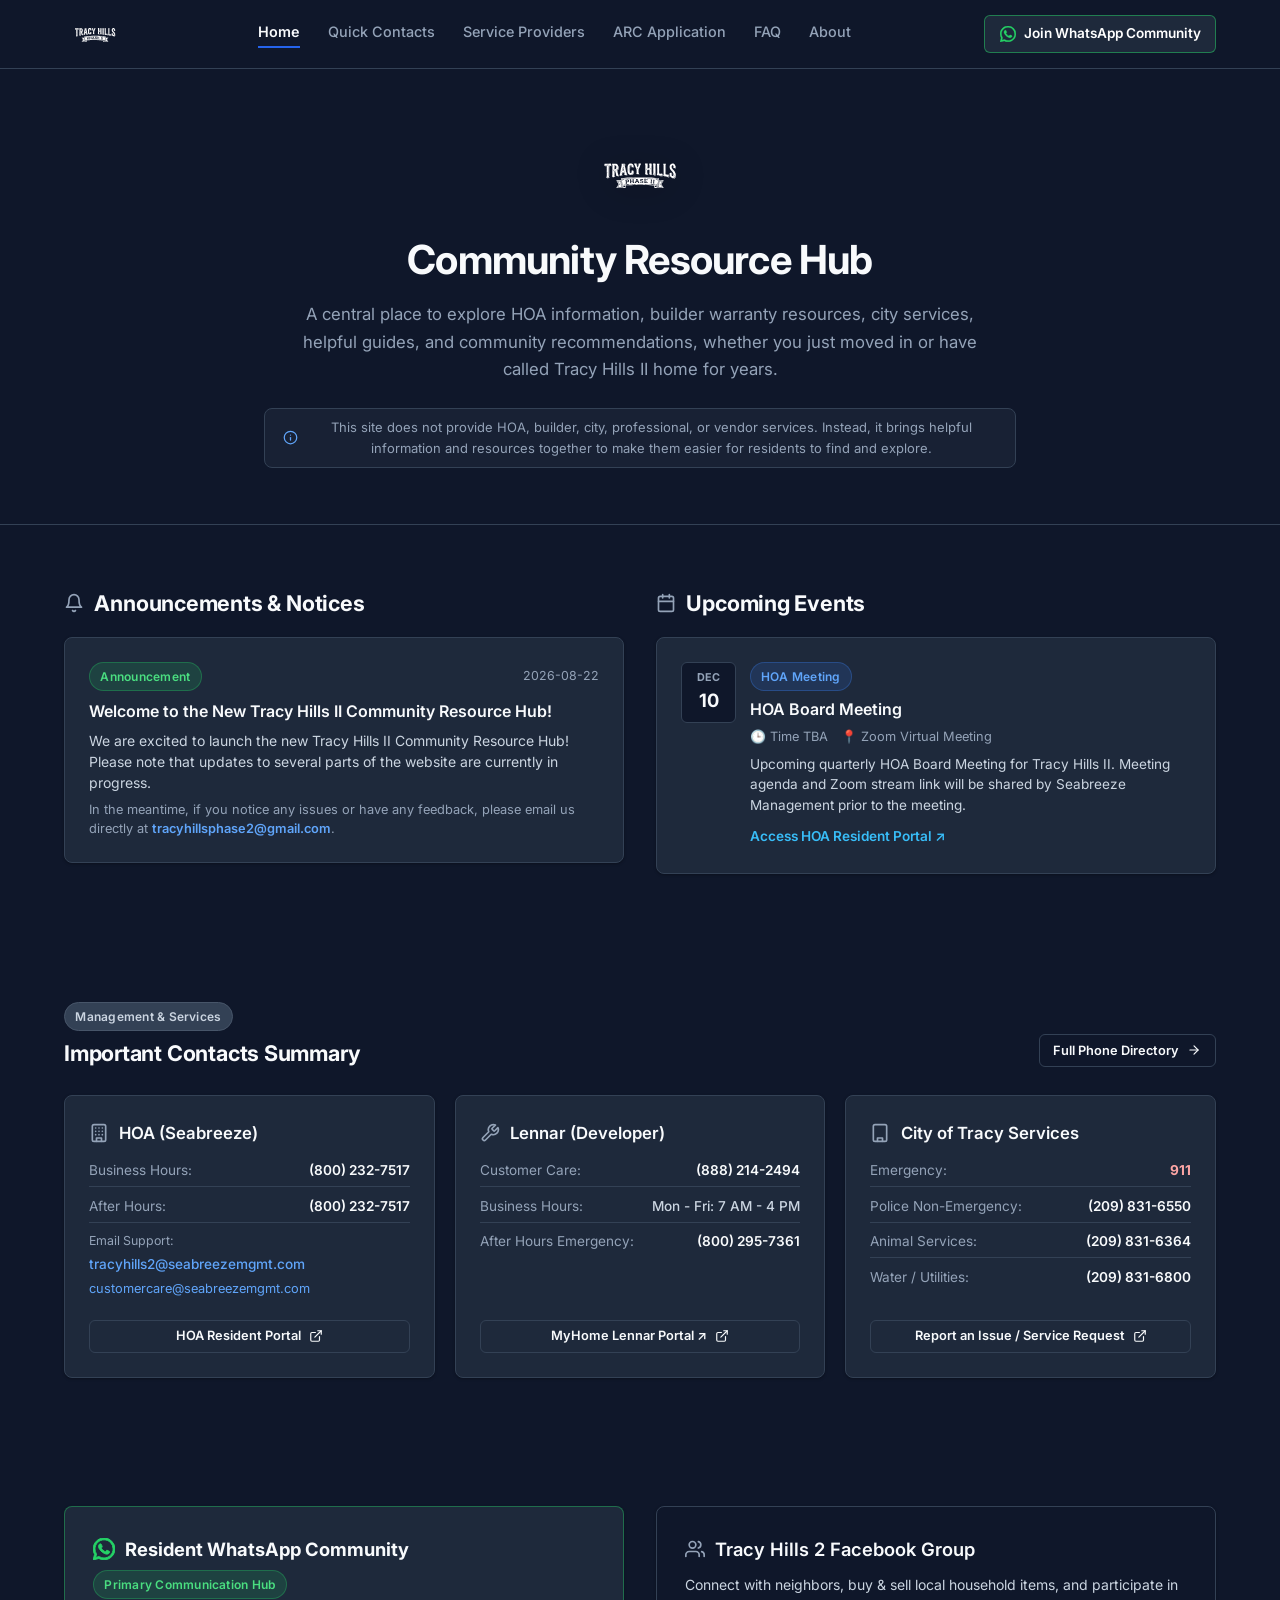
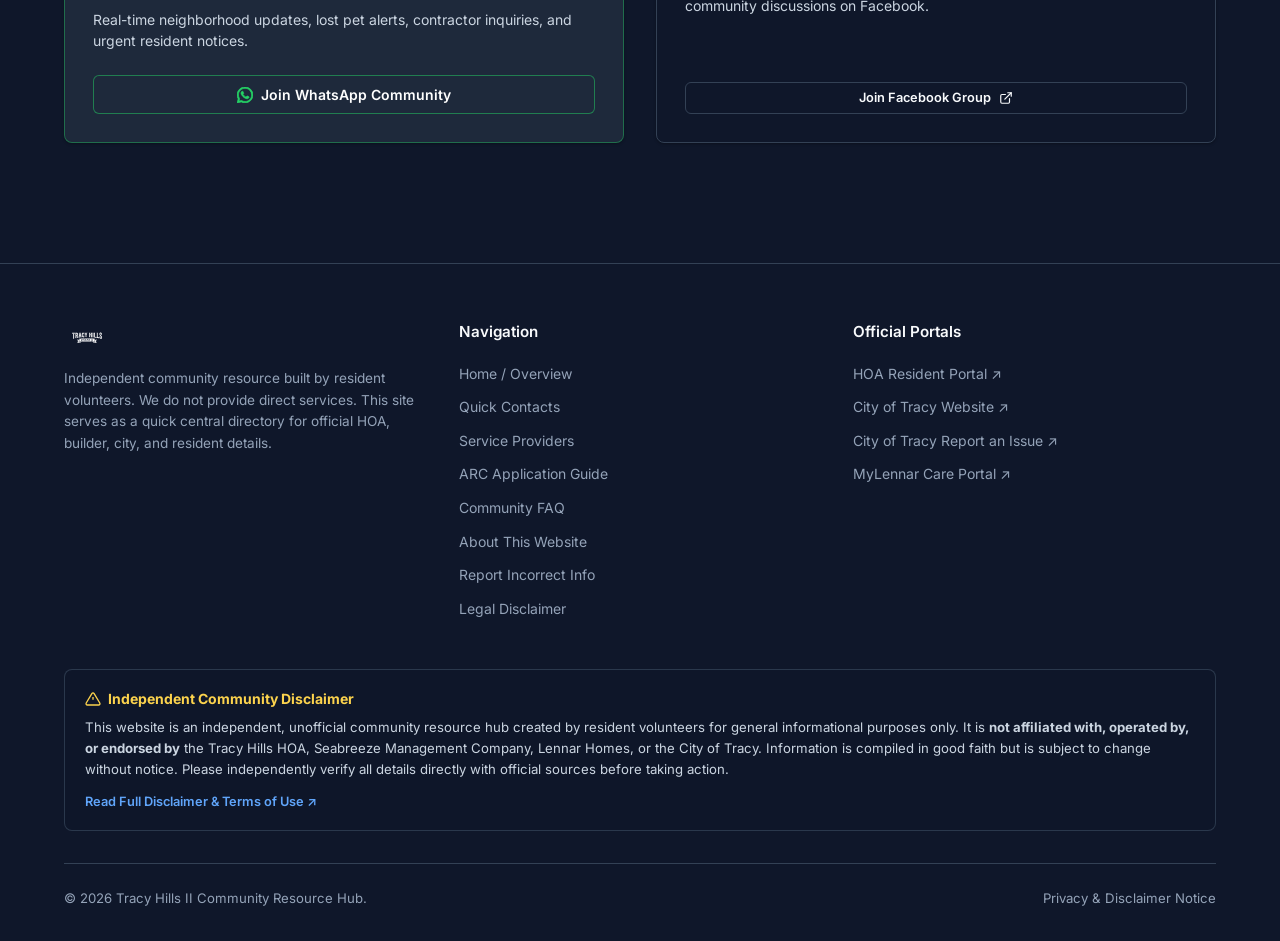
<file: 2026-bod-vote-guide.html>
<!DOCTYPE html>
<html lang="en">
<head>
  <meta charset="UTF-8">
  <meta name="viewport" content="width=device-width, initial-scale=1.0">
  <title>Redirecting to Tracy Hills II Community Resource Hub...</title>
  <meta name="robots" content="noindex, follow">
  <link rel="canonical" href="https://tracyhills2.github.io/">
  <meta http-equiv="refresh" content="0; url=index.html">
  <script>
    window.location.replace("index.html");
  </script>
</head>
<body>
  <p>Redirecting to <a href="index.html">Tracy Hills II Community Resource Hub</a>...</p>
</body>
</html>
</file>
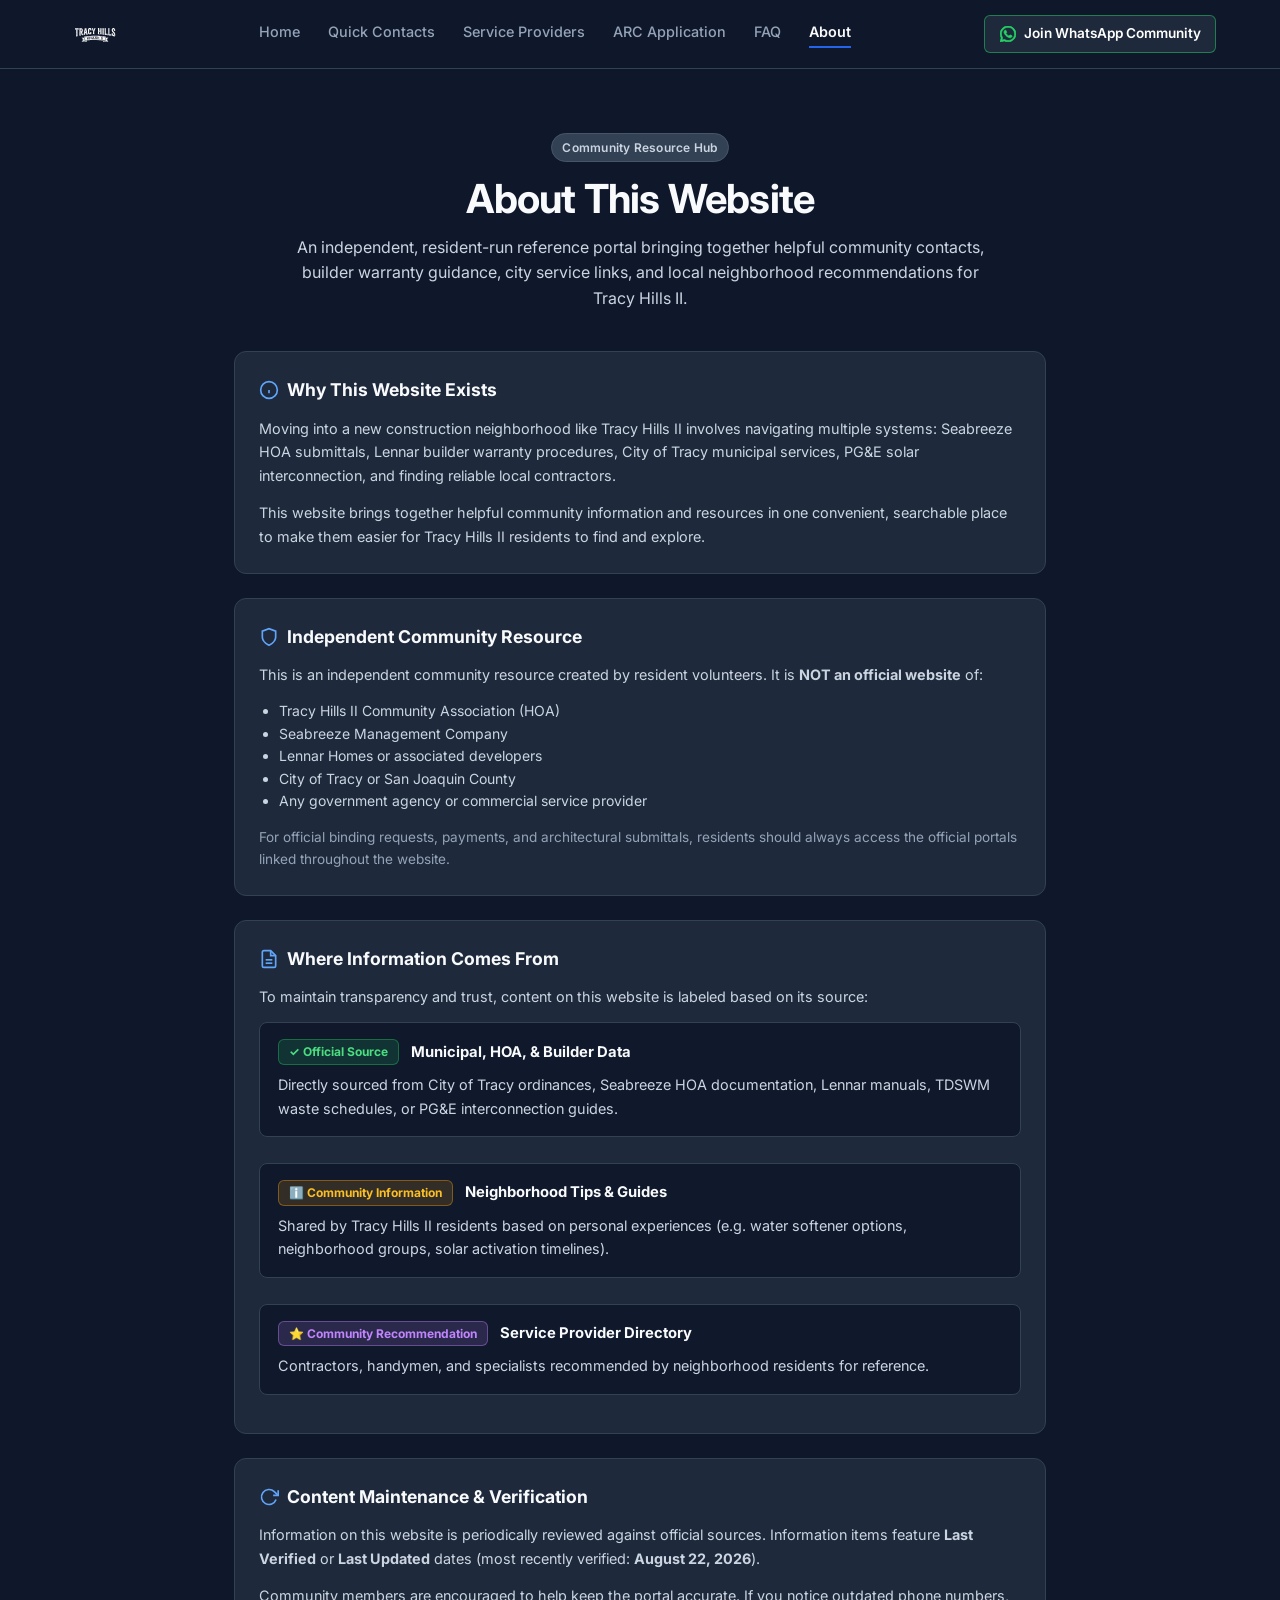
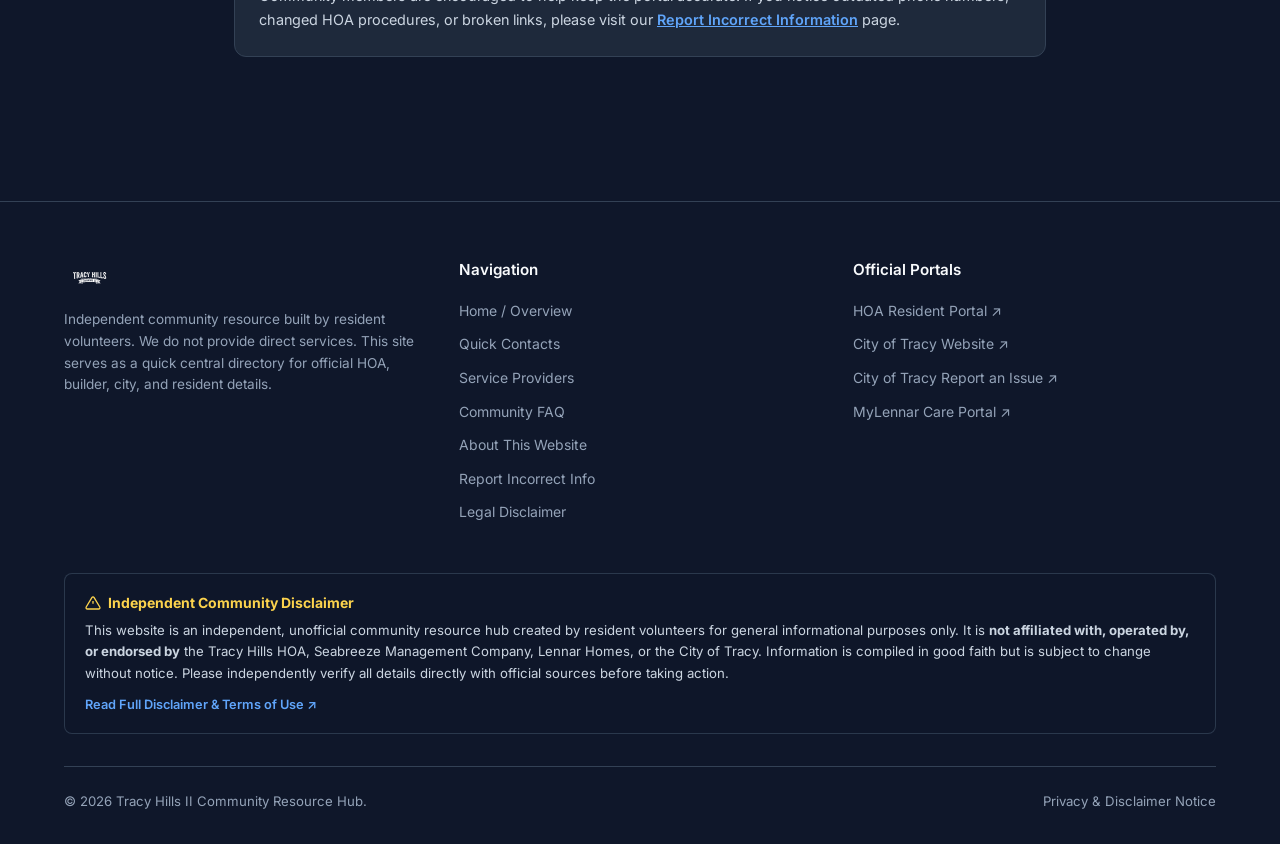
<file: about.html>
<!DOCTYPE html>
<html lang="en">
<head>
  <meta charset="UTF-8">
  <meta name="viewport" content="width=device-width, initial-scale=1.0">
  <title>Tracy Hills II (Tracy Hills) | About Community Resource Hub</title>
  
  <!-- Meta Descriptions & SEO -->
  <meta name="description" content="Learn about the Tracy Hills II (Tracy Hills Phase 2) Community Resource Hub, an independent volunteer-run directory built by and for Tracy Hills neighborhood residents in Tracy, CA 95377.">
  <meta name="keywords" content="Tracy Hills, Tracy Hills II, Tracy Hills Phase 2, Tracy Hills Phase II, THP2, About Tracy Hills II, Tracy Hills community portal, resident volunteers, unofficial community website">
  <meta name="author" content="Tracy Hills II Community">
  <meta name="robots" content="index, follow">
  <link rel="canonical" href="https://tracyhills2.github.io/about.html">

  <!-- Open Graph & Twitter Meta -->
  <meta property="og:type" content="website">
  <meta property="og:url" content="https://tracyhills2.github.io/about.html">
  <meta property="og:site_name" content="Tracy Hills II Community Resource Hub">
  <meta property="og:title" content="About | Tracy Hills II Community Resource Hub">
  <meta property="og:description" content="Learn about the Tracy Hills II Community Resource Hub, an independent volunteer-run directory built by and for neighborhood residents.">
  <meta property="og:image" content="https://tracyhills2.github.io/images/thp2-logo-social-v2.png">
  <meta property="og:image:width" content="1200">
  <meta property="og:image:height" content="630">
  <meta property="og:image:alt" content="Tracy Hills Phase II Community Resource Hub Logo">
  <meta name="twitter:card" content="summary_large_image">
  <meta name="twitter:title" content="About | Tracy Hills II Community Resource Hub">
  <meta name="twitter:description" content="Learn about the Tracy Hills II Community Resource Hub, an independent volunteer-run directory built by and for neighborhood residents.">
  <meta name="twitter:image" content="https://tracyhills2.github.io/images/thp2-logo-social-v2.png">

  <!-- Google Fonts Inter -->
  <link rel="preconnect" href="https://fonts.googleapis.com">
  <link rel="preconnect" href="https://fonts.gstatic.com" crossorigin>
  <link href="https://fonts.googleapis.com/css2?family=Inter:wght@400;500;600;700;800;900&display=swap" rel="stylesheet">
  
  <!-- Stylesheet -->
  <link rel="icon" type="image/svg+xml" href="favicon.svg">
  <link rel="stylesheet" href="css/styles.css">
</head>
<body>

  <!-- Site Header -->
  <header class="site-header">
    <div class="container header-container">
      <a href="index.html" class="brand-logo" aria-label="Tracy Hills II Home">
        <img src="images/thp2-logo-v2.svg" alt="Tracy Hills Phase II Community Logo" class="brand-logo-img">
      </a>

      <nav class="desktop-nav">
        <a href="index.html" class="nav-link">Home</a>
        <a href="contacts.html" class="nav-link">Quick Contacts</a>
        <a href="providers.html" class="nav-link">Service Providers</a>
        <a href="arc-application.html" class="nav-link">ARC Application</a>
        <a href="faq.html" class="nav-link">FAQ</a>
        <a href="about.html" class="nav-link active">About</a>
      </nav>

      <div style="display: flex; align-items: center; gap: 1rem;">
        <a href="https://chat.whatsapp.com/JbKtulmPtaKJ3CA4htB0uS?mode=gi_t" target="_blank" rel="noopener noreferrer" class="desktop-cta">
          <svg width="16" height="16" viewBox="0 0 24 24" fill="#25D366" stroke="#25D366"><path d="M17.472 14.382c-.297-.149-1.758-.867-2.03-.967-.273-.099-.471-.148-.67.15-.197.297-.767.966-.94 1.164-.173.199-.347.223-.644.075-.297-.15-1.255-.463-2.39-1.475-.883-.788-1.48-1.761-1.653-2.059-.173-.297-.018-.458.13-.606.134-.133.298-.347.446-.52.149-.174.198-.298.298-.497.099-.198.05-.371-.025-.52-.075-.149-.669-1.612-.916-2.207-.242-.579-.487-.501-.669-.51l-.57-.01c-.198 0-.52.074-.792.372s-1.04 1.016-1.04 2.479 1.065 2.876 1.213 3.074c.149.198 2.095 3.2 5.076 4.487.709.306 1.263.489 1.694.626.712.226 1.36.194 1.872.118.571-.085 1.758-.719 2.006-1.413.248-.694.248-1.289.173-1.413-.074-.124-.272-.198-.57-.347m-5.421 7.403h-.004a9.87 9.87 0 01-5.031-1.378l-.361-.214-3.741.982.998-3.648-.235-.374a9.86 9.86 0 01-1.51-5.26c.001-5.45 4.436-9.884 9.888-9.884 2.64 0 5.122 1.03 6.988 2.898a9.825 9.825 0 012.893 6.99c-.002 5.45-4.437 9.884-9.885 9.884m8.413-18.297A11.815 11.815 0 0012.05 0C5.495 0 .16 5.335.157 11.892c0 2.096.547 4.142 1.588 5.945L.057 24l6.305-1.654a11.882 11.882 0 005.683 1.448h.005c6.554 0 11.89-5.335 11.893-11.893a11.821 11.821 0 00-3.48-8.413z"/></svg>
          <span>Join WhatsApp Community</span>
        </a>

        <button id="mobile-menu-toggle" class="mobile-toggle" aria-label="Open navigation menu" data-tour="menu-toggle">
          <svg width="20" height="20" viewBox="0 0 24 24" fill="none" stroke="currentColor" stroke-width="2.5" stroke-linecap="round" stroke-linejoin="round"><line x1="3" y1="12" x2="21" y2="12"></line><line x1="3" y1="6" x2="21" y2="6"></line><line x1="3" y1="18" x2="21" y2="18"></line></svg>
          <span class="mobile-toggle-text">MENU</span>
        </button>
      </div>
    </div>
  </header>

  <!-- Mobile Nav Overlay -->
  <div id="mobile-nav-overlay" class="mobile-nav-overlay">
    <div class="mobile-nav-drawer">
      <div class="mobile-drawer-header">
        <div class="brand-logo">
          <img src="images/thp2-logo-v2.svg" alt="Tracy Hills Phase II Logo" style="height: 38px; width: auto;">
        </div>
        <button id="mobile-drawer-close" style="color: var(--text-muted); padding: 0.25rem;">
          <svg width="24" height="24" viewBox="0 0 24 24" fill="none" stroke="currentColor" stroke-width="2" stroke-linecap="round" stroke-linejoin="round"><line x1="18" y1="6" x2="6" y2="18"></line><line x1="6" y1="6" x2="18" y2="18"></line></svg>
        </button>
      </div>

      <nav class="mobile-drawer-links" data-tour="drawer-links">
        <a href="index.html" class="nav-link">Home</a>
        <a href="contacts.html" class="nav-link">Quick Contacts</a>
        <a href="providers.html" class="nav-link">Service Providers</a>
        <a href="arc-application.html" class="nav-link">ARC Application</a>
        <a href="faq.html" class="nav-link">FAQ</a>
        <a href="about.html" class="nav-link active">About</a>
      </nav>

      <div style="margin-top: auto; padding-top: 1.5rem; border-top: 1px solid var(--border-subtle);">
        <a href="https://chat.whatsapp.com/JbKtulmPtaKJ3CA4htB0uS?mode=gi_t" target="_blank" rel="noopener noreferrer" class="btn btn-primary" style="width: 100%; background: #1E293B; border: 1px solid rgba(37, 211, 102, 0.5);">
          <svg width="18" height="18" viewBox="0 0 24 24" fill="#25D366" stroke="#25D366"><path d="M17.472 14.382c-.297-.149-1.758-.867-2.03-.967-.273-.099-.471-.148-.67.15-.197.297-.767.966-.94 1.164-.173.199-.347.223-.644.075-.297-.15-1.255-.463-2.39-1.475-.883-.788-1.48-1.761-1.653-2.059-.173-.297-.018-.458.13-.606.134-.133.298-.347.446-.52.149-.174.198-.298.298-.497.099-.198.05-.371-.025-.52-.075-.149-.669-1.612-.916-2.207-.242-.579-.487-.501-.669-.51l-.57-.01c-.198 0-.52.074-.792.372s-1.04 1.016-1.04 2.479 1.065 2.876 1.213 3.074c.149.198 2.095 3.2 5.076 4.487.709.306 1.263.489 1.694.626.712.226 1.36.194 1.872.118.571-.085 1.758-.719 2.006-1.413.248-.694.248-1.289.173-1.413-.074-.124-.272-.198-.57-.347m-5.421 7.403h-.004a9.87 9.87 0 01-5.031-1.378l-.361-.214-3.741.982.998-3.648-.235-.374a9.86 9.86 0 01-1.51-5.26c.001-5.45 4.436-9.884 9.888-9.884 2.64 0 5.122 1.03 6.988 2.898a9.825 9.825 0 012.893 6.99c-.002 5.45-4.437 9.884-9.885 9.884m8.413-18.297A11.815 11.815 0 0012.05 0C5.495 0 .16 5.335.157 11.892c0 2.096.547 4.142 1.588 5.945L.057 24l6.305-1.654a11.882 11.882 0 005.683 1.448h.005c6.554 0 11.89-5.335 11.893-11.893a11.821 11.821 0 00-3.48-8.413z"/></svg>
          <span style="color: #FFFFFF;">Join WhatsApp Community</span>
        </a>
      </div>
    </div>
  </div>

  <!-- Main Content Area -->
  <main class="section-padding">
    <div class="container" style="max-width: 860px;">

      <!-- Hero Header -->
      <div style="text-align: center; margin-bottom: 2.5rem;">
        <span class="badge" style="margin-bottom: 0.75rem;">Community Resource Hub</span>
        <h1 class="page-title" style="margin-bottom: 0.65rem;">About This Website</h1>
        <p style="color: var(--text-secondary); font-size: 1rem; line-height: 1.6; max-width: 720px; margin: 0 auto;">
          An independent, resident-run reference portal bringing together helpful community contacts, builder warranty guidance, city service links, and local neighborhood recommendations for Tracy Hills II.
        </p>
      </div>

      <!-- Why This Website Exists -->
      <div class="disclaimer-card">
        <h3>
          <svg width="20" height="20" viewBox="0 0 24 24" fill="none" stroke="var(--accent-link)" stroke-width="2"><circle cx="12" cy="12" r="10"></circle><line x1="12" y1="16" x2="12" y2="12"></line><line x1="12" y1="8" x2="12.01" y2="8"></line></svg>
          <span>Why This Website Exists</span>
        </h3>
        <p>
          Moving into a new construction neighborhood like Tracy Hills II involves navigating multiple systems: Seabreeze HOA submittals, Lennar builder warranty procedures, City of Tracy municipal services, PG&E solar interconnection, and finding reliable local contractors.
        </p>
        <p>
          This website brings together helpful community information and resources in one convenient, searchable place to make them easier for Tracy Hills II residents to find and explore.
        </p>
      </div>

      <!-- Independent Community Status -->
      <div class="disclaimer-card">
        <h3>
          <svg width="20" height="20" viewBox="0 0 24 24" fill="none" stroke="var(--accent-link)" stroke-width="2"><path d="M12 22s8-4 8-10V5l-8-3-8 3v7c0 6 8 10 8 10z"></path></svg>
          <span>Independent Community Resource</span>
        </h3>
        <p>
          This is an independent community resource created by resident volunteers. It is <strong>NOT an official website</strong> of:
        </p>
        <ul>
          <li>Tracy Hills II Community Association (HOA)</li>
          <li>Seabreeze Management Company</li>
          <li>Lennar Homes or associated developers</li>
          <li>City of Tracy or San Joaquin County</li>
          <li>Any government agency or commercial service provider</li>
        </ul>
        <p style="font-size: 0.85rem; color: var(--text-muted); margin-top: 0.5rem;">
          For official binding requests, payments, and architectural submittals, residents should always access the official portals linked throughout the website.
        </p>
      </div>

      <!-- Where Information Comes From -->
      <div class="disclaimer-card">
        <h3>
          <svg width="20" height="20" viewBox="0 0 24 24" fill="none" stroke="var(--accent-link)" stroke-width="2"><path d="M14 2H6a2 2 0 0 0-2 2v16a2 2 0 0 0 2 2h12a2 2 0 0 0 2-2V8z"></path><polyline points="14 2 14 8 20 8"></polyline><line x1="16" y1="13" x2="8" y2="13"></line><line x1="16" y1="17" x2="8" y2="17"></line></svg>
          <span>Where Information Comes From</span>
        </h3>
        <p>
          To maintain transparency and trust, content on this website is labeled based on its source:
        </p>
        <div style="display: flex; flex-direction: column; gap: 0.75rem; margin-top: 0.85rem;">
          <div class="about-source-item">
            <div class="about-source-header">
              <span class="trust-badge trust-badge-official">✓ Official Source</span>
              <h4 class="about-source-title">Municipal, HOA, & Builder Data</h4>
            </div>
            <p class="about-source-desc">Directly sourced from City of Tracy ordinances, Seabreeze HOA documentation, Lennar manuals, TDSWM waste schedules, or PG&E interconnection guides.</p>
          </div>

          <div class="about-source-item">
            <div class="about-source-header">
              <span class="trust-badge trust-badge-community">ℹ️ Community Information</span>
              <h4 class="about-source-title">Neighborhood Tips & Guides</h4>
            </div>
            <p class="about-source-desc">Shared by Tracy Hills II residents based on personal experiences (e.g. water softener options, neighborhood groups, solar activation timelines).</p>
          </div>

          <div class="about-source-item">
            <div class="about-source-header">
              <span class="trust-badge trust-badge-recommendation">⭐ Community Recommendation</span>
              <h4 class="about-source-title">Service Provider Directory</h4>
            </div>
            <p class="about-source-desc">Contractors, handymen, and specialists recommended by neighborhood residents for reference.</p>
          </div>
        </div>
      </div>

      <!-- How Information is Maintained -->
      <div class="disclaimer-card">
        <h3>
          <svg width="20" height="20" viewBox="0 0 24 24" fill="none" stroke="var(--accent-link)" stroke-width="2"><path d="M23 4v6h-6"></path><path d="M20.49 15a9 9 0 1 1-2.12-9.36L23 10"></path></svg>
          <span>Content Maintenance & Verification</span>
        </h3>
        <p>
          Information on this website is periodically reviewed against official sources. Information items feature <strong>Last Verified</strong> or <strong>Last Updated</strong> dates (most recently verified: <strong>August 22, 2026</strong>).
        </p>
        <p>
          Community members are encouraged to help keep the portal accurate. If you notice outdated phone numbers, changed HOA procedures, or broken links, please visit our <a href="report-information.html" style="color: var(--accent-link); font-weight: 600; text-decoration: underline;">Report Incorrect Information</a> page.
        </p>
      </div>

    </div>
  </main>

  <!-- Site Footer -->
  <footer class="site-footer">
    <div class="container">
      <div class="footer-grid">
        <!-- Brand Col -->
        <div>
          <div style="display: flex; align-items: center; gap: 0.65rem; margin-bottom: 0.85rem;">
            <img src="images/thp2-logo-v2.svg" alt="Tracy Hills Phase II Logo" style="height: 38px; width: auto;">
          </div>
          <p style="color: var(--text-muted); font-size: 0.85rem; line-height: 1.6; margin-bottom: 1rem;">
            Independent community resource built by resident volunteers. We do not provide direct services. This site serves as a quick central directory for official HOA, builder, city, and resident details.
          </p>
        </div>

        <!-- Quick Links -->
        <div>
          <h4 class="footer-heading">Navigation</h4>
          <ul class="footer-links">
            <li><a href="index.html">Home / Overview</a></li>
            <li><a href="contacts.html">Quick Contacts</a></li>
            <li><a href="providers.html">Service Providers</a></li>
            <li><a href="faq.html">Community FAQ</a></li>
            <li><a href="about.html">About This Website</a></li>
            <li><a href="report-information.html">Report Incorrect Info</a></li>
            <li><a href="disclaimer.html">Legal Disclaimer</a></li>
          </ul>
        </div>

        <!-- Official Portals -->
        <div>
          <h4 class="footer-heading">Official Portals</h4>
          <ul class="footer-links">
            <li><a href="https://commarea.cincwebaxis.com" target="_blank" rel="noopener noreferrer">HOA Resident Portal ↗</a></li>
            <li><a href="https://www.cityoftracy.org" target="_blank" rel="noopener noreferrer">City of Tracy Website ↗</a></li>
            <li><a href="https://user.govoutreach.com/tracy/support.php" target="_blank" rel="noopener noreferrer">City of Tracy Report an Issue ↗</a></li>
            <li><a href="https://myhome.lennar.com" target="_blank" rel="noopener noreferrer">MyLennar Care Portal ↗</a></li>
          </ul>
        </div>
      </div>

      <!-- Footer Disclaimer Component -->
      <div class="footer-disclaimer-box">
        <div class="footer-disclaimer-title">
          <svg width="16" height="16" viewBox="0 0 24 24" fill="none" stroke="currentColor" stroke-width="2"><path d="M10.29 3.86L1.82 18a2 2 0 0 0 1.71 3h16.94a2 2 0 0 0 1.71-3L13.71 3.86a2 2 0 0 0-3.42 0z"></path><line x1="12" y1="9" x2="12" y2="13"></line><line x1="12" y1="17" x2="12.01" y2="17"></line></svg>
          <span>Independent Community Disclaimer</span>
        </div>
        <p>
          This website is an independent, unofficial community resource hub created by resident volunteers for general informational purposes only. It is <strong>not affiliated with, operated by, or endorsed by</strong> the Tracy Hills HOA, Seabreeze Management Company, Lennar Homes, or the City of Tracy. Information is compiled in good faith but is subject to change without notice. Please independently verify all details directly with official sources before taking action.
        </p>
        <a href="disclaimer.html" class="footer-disclaimer-link">Read Full Disclaimer & Terms of Use ↗</a>
      </div>

      <!-- Bottom Bar -->
      <div class="footer-bottom">
        <div>© <span class="dynamic-year">2026</span> Tracy Hills II Community Resource Hub.</div>
        <div><a href="disclaimer.html" style="color: var(--text-muted);">Privacy & Disclaimer Notice</a></div>
      </div>
    </div>
  </footer>

  <!-- Vanilla Scripts -->
  <script src="js/app.js?v=2.9"></script>
  <script src="js/whatsapp-modal.js?v=2.9"></script>

  <!-- Cloudflare Web Analytics -->
  <script type='module' src='https://static.cloudflareinsights.com/beacon.min.js' data-cf-beacon='{"token": "df8c32b5189748b98cff8eec5268cd60"}'></script>
</body>
</html>
</file>
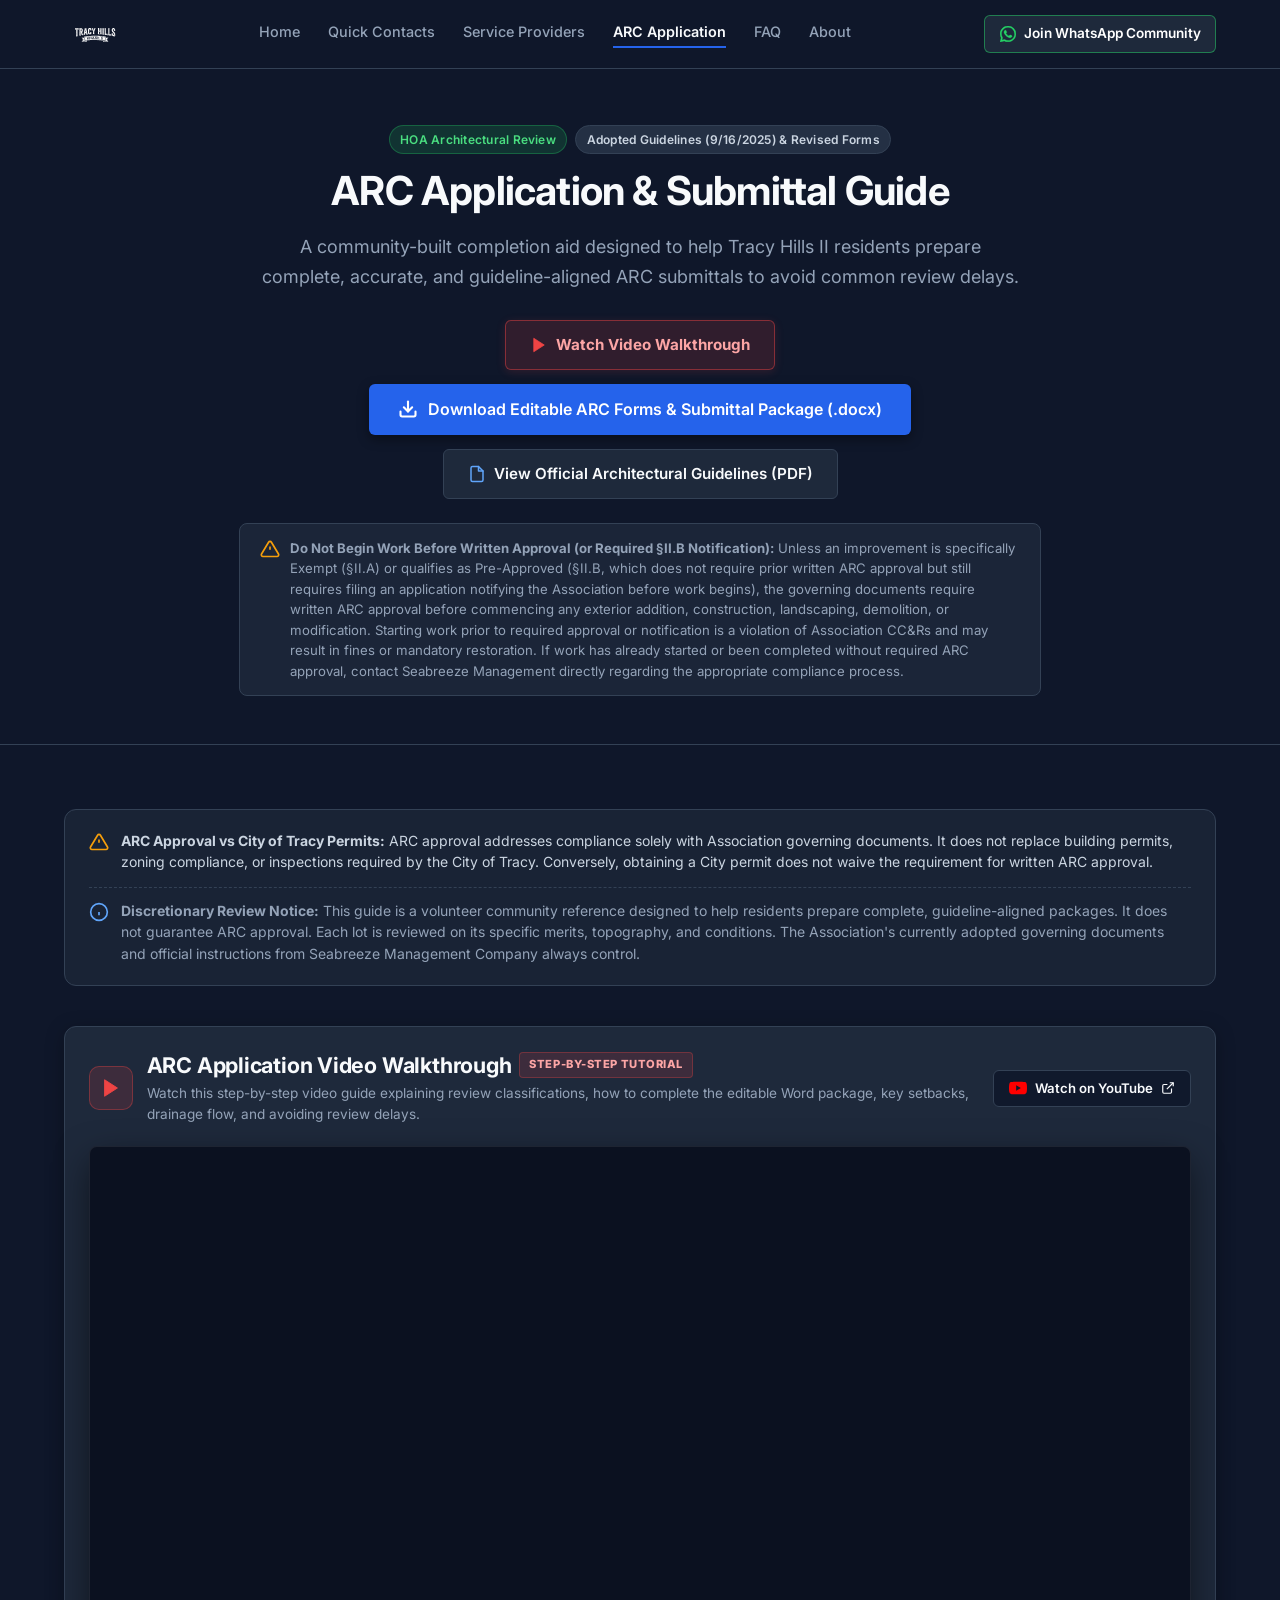
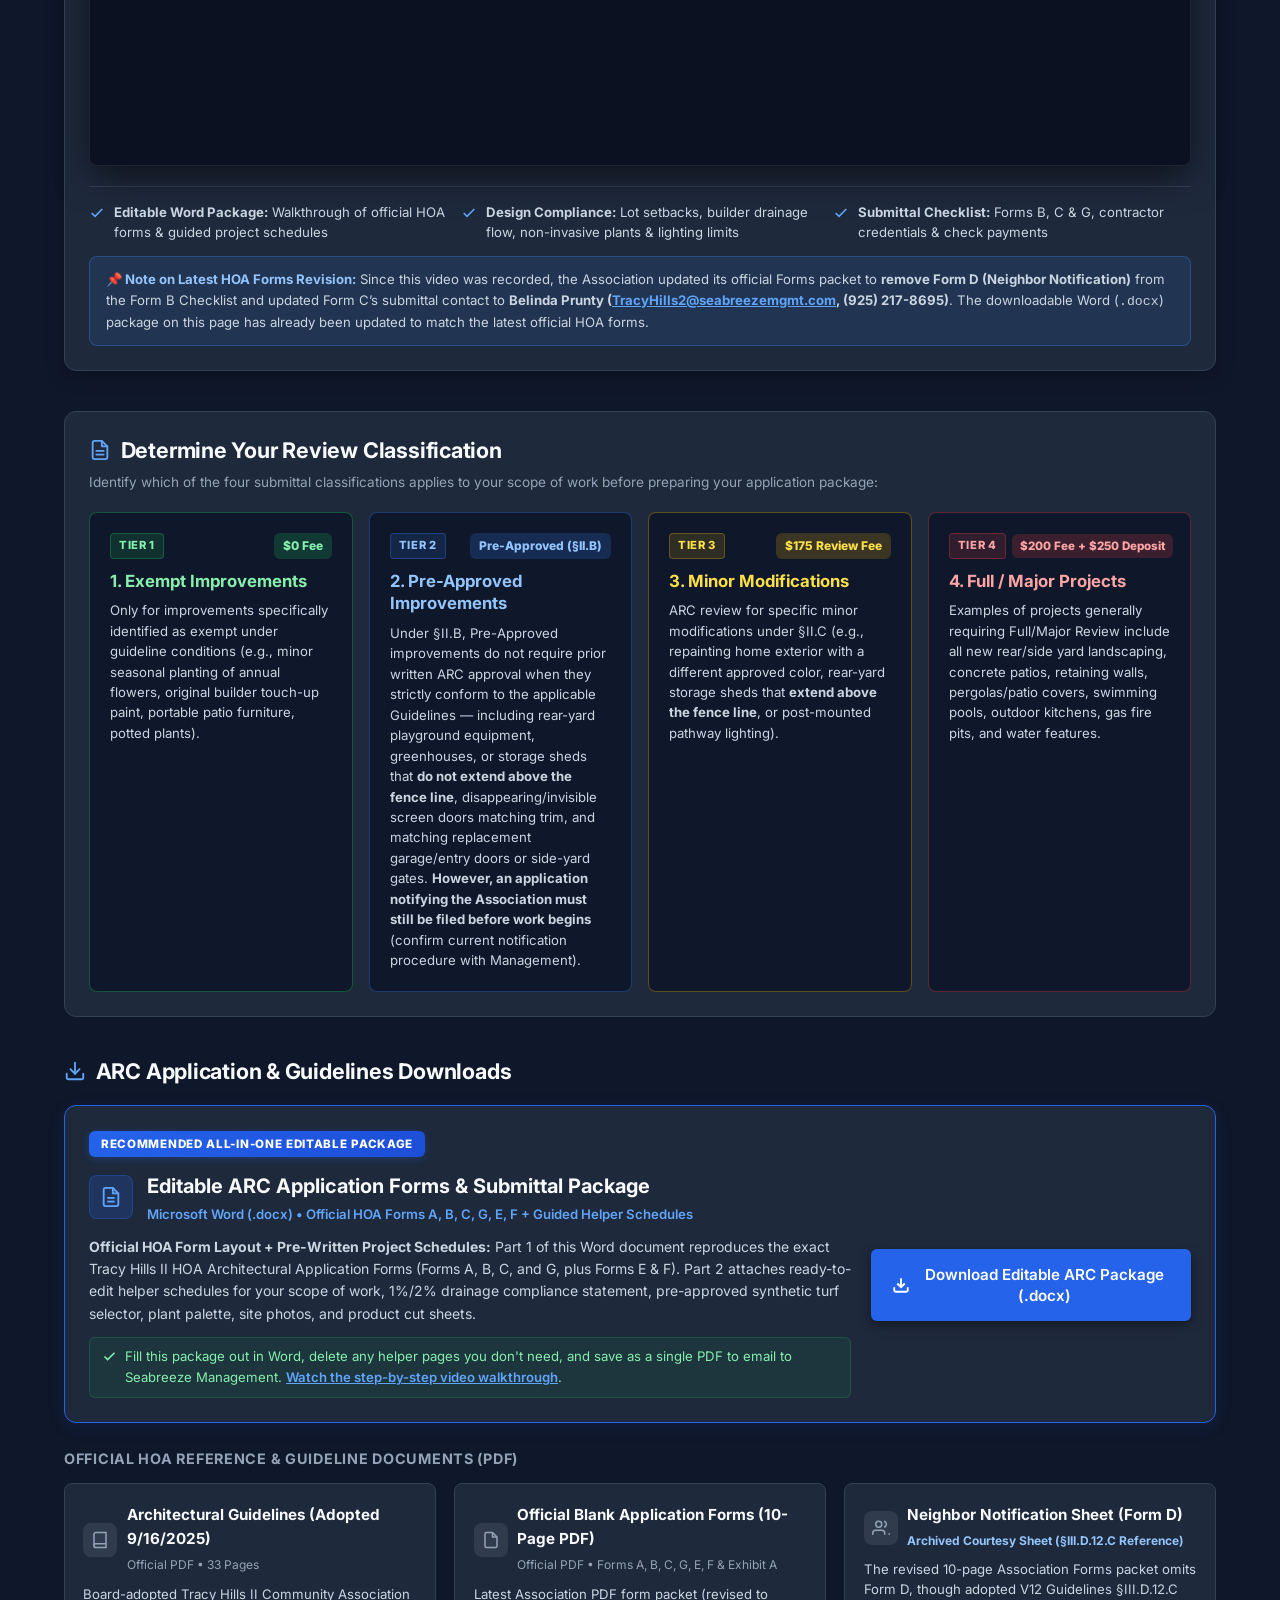
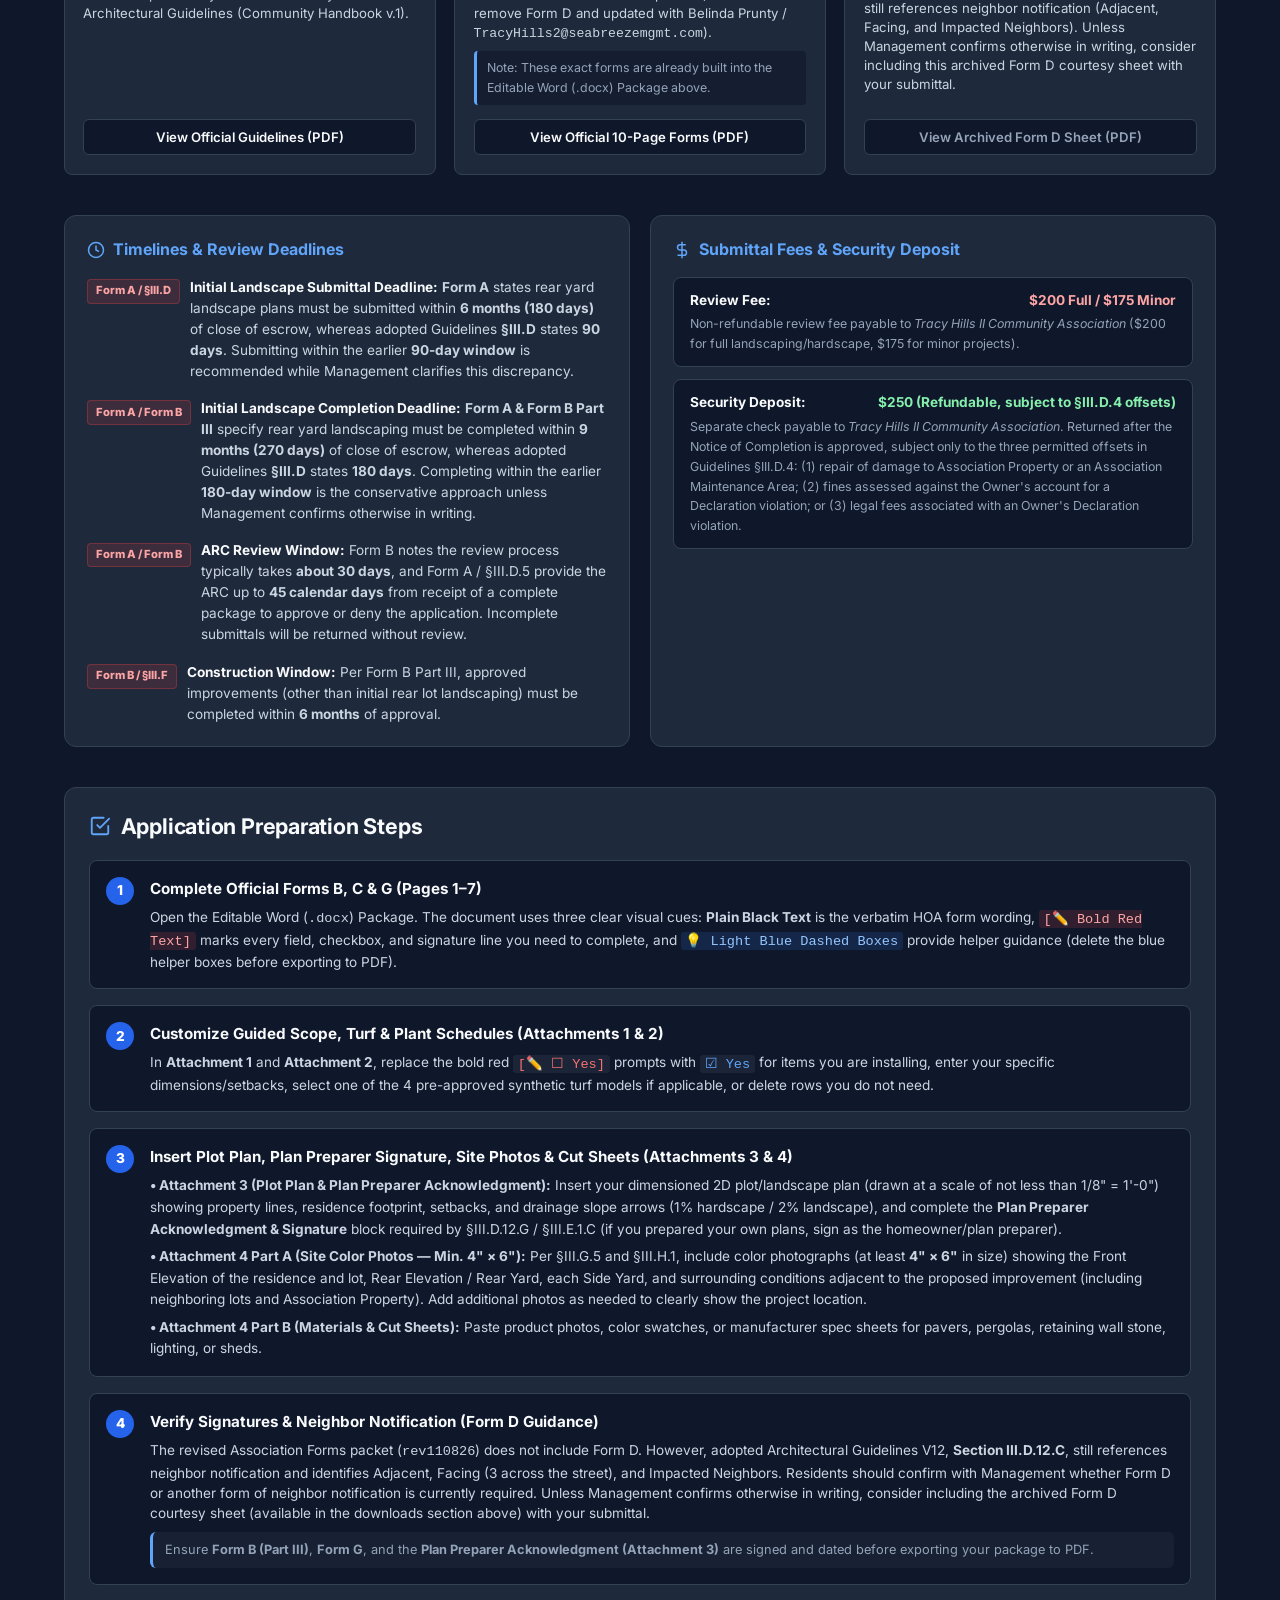
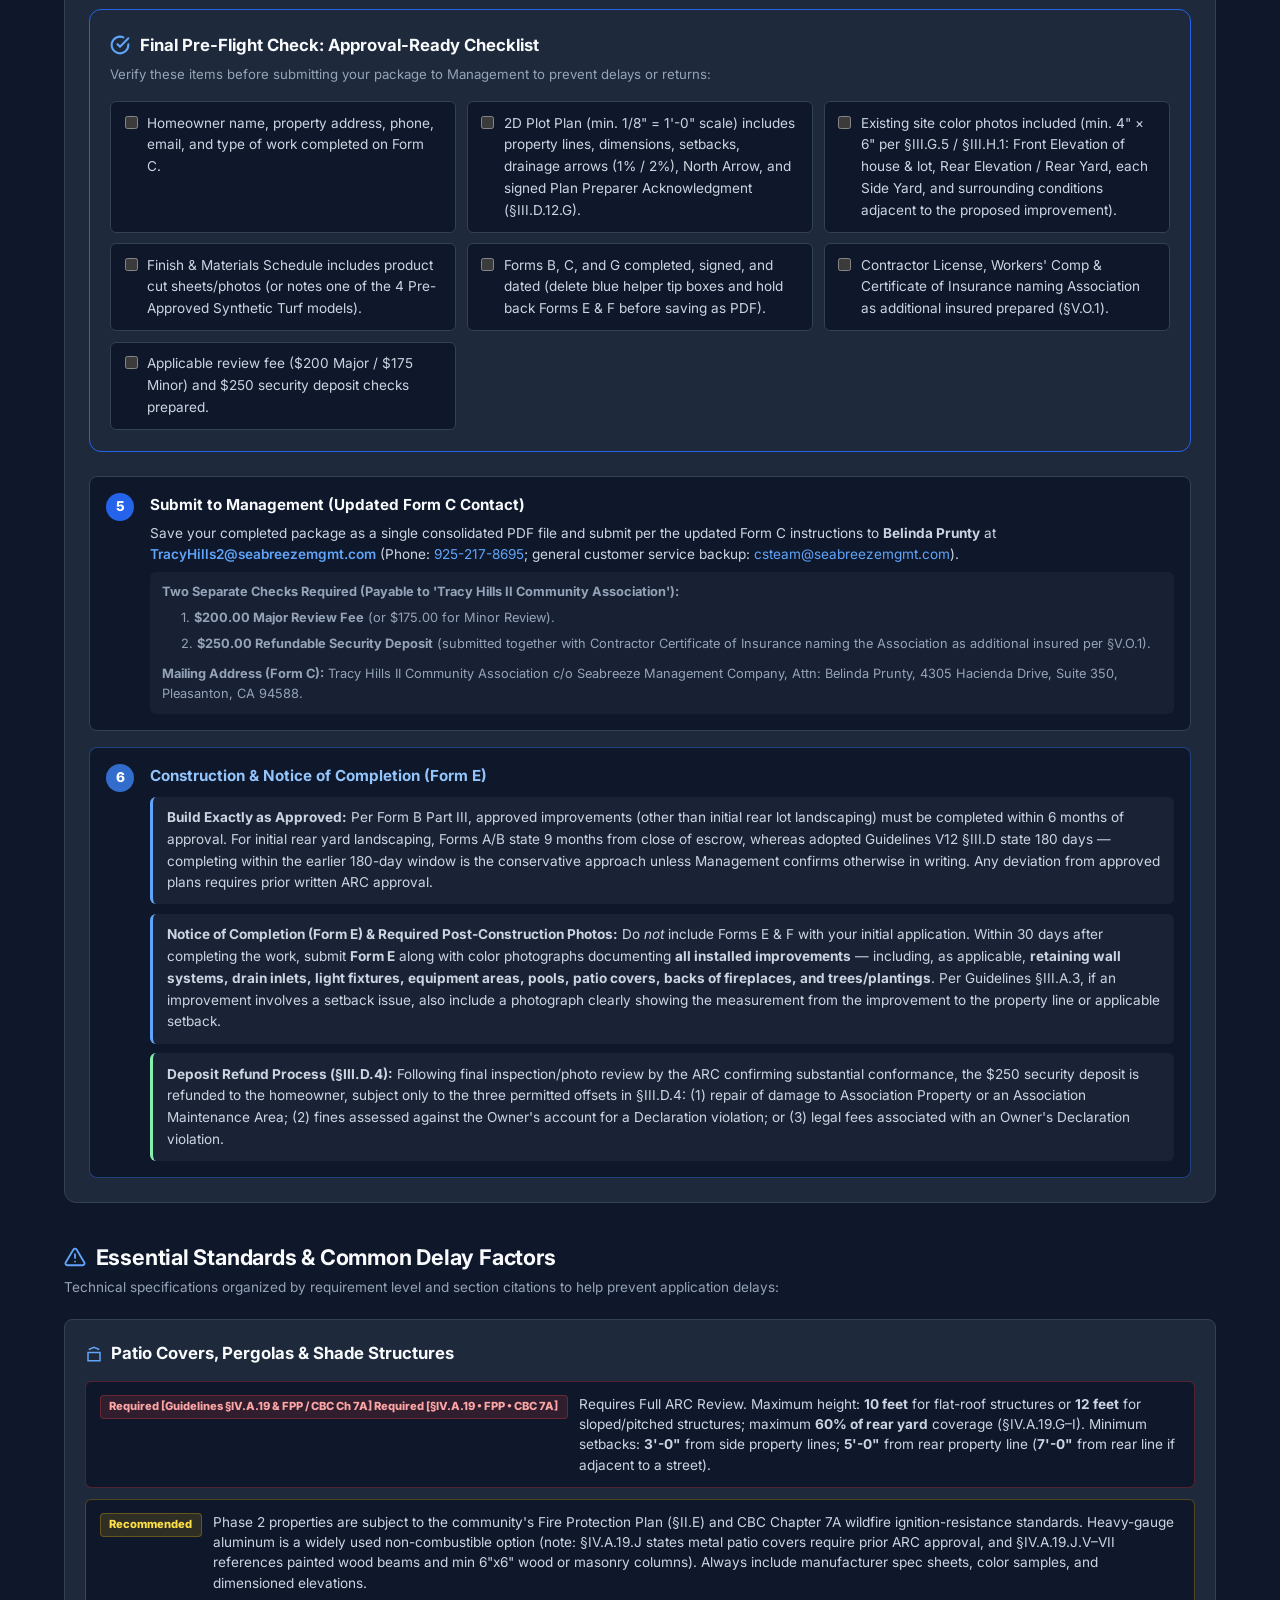
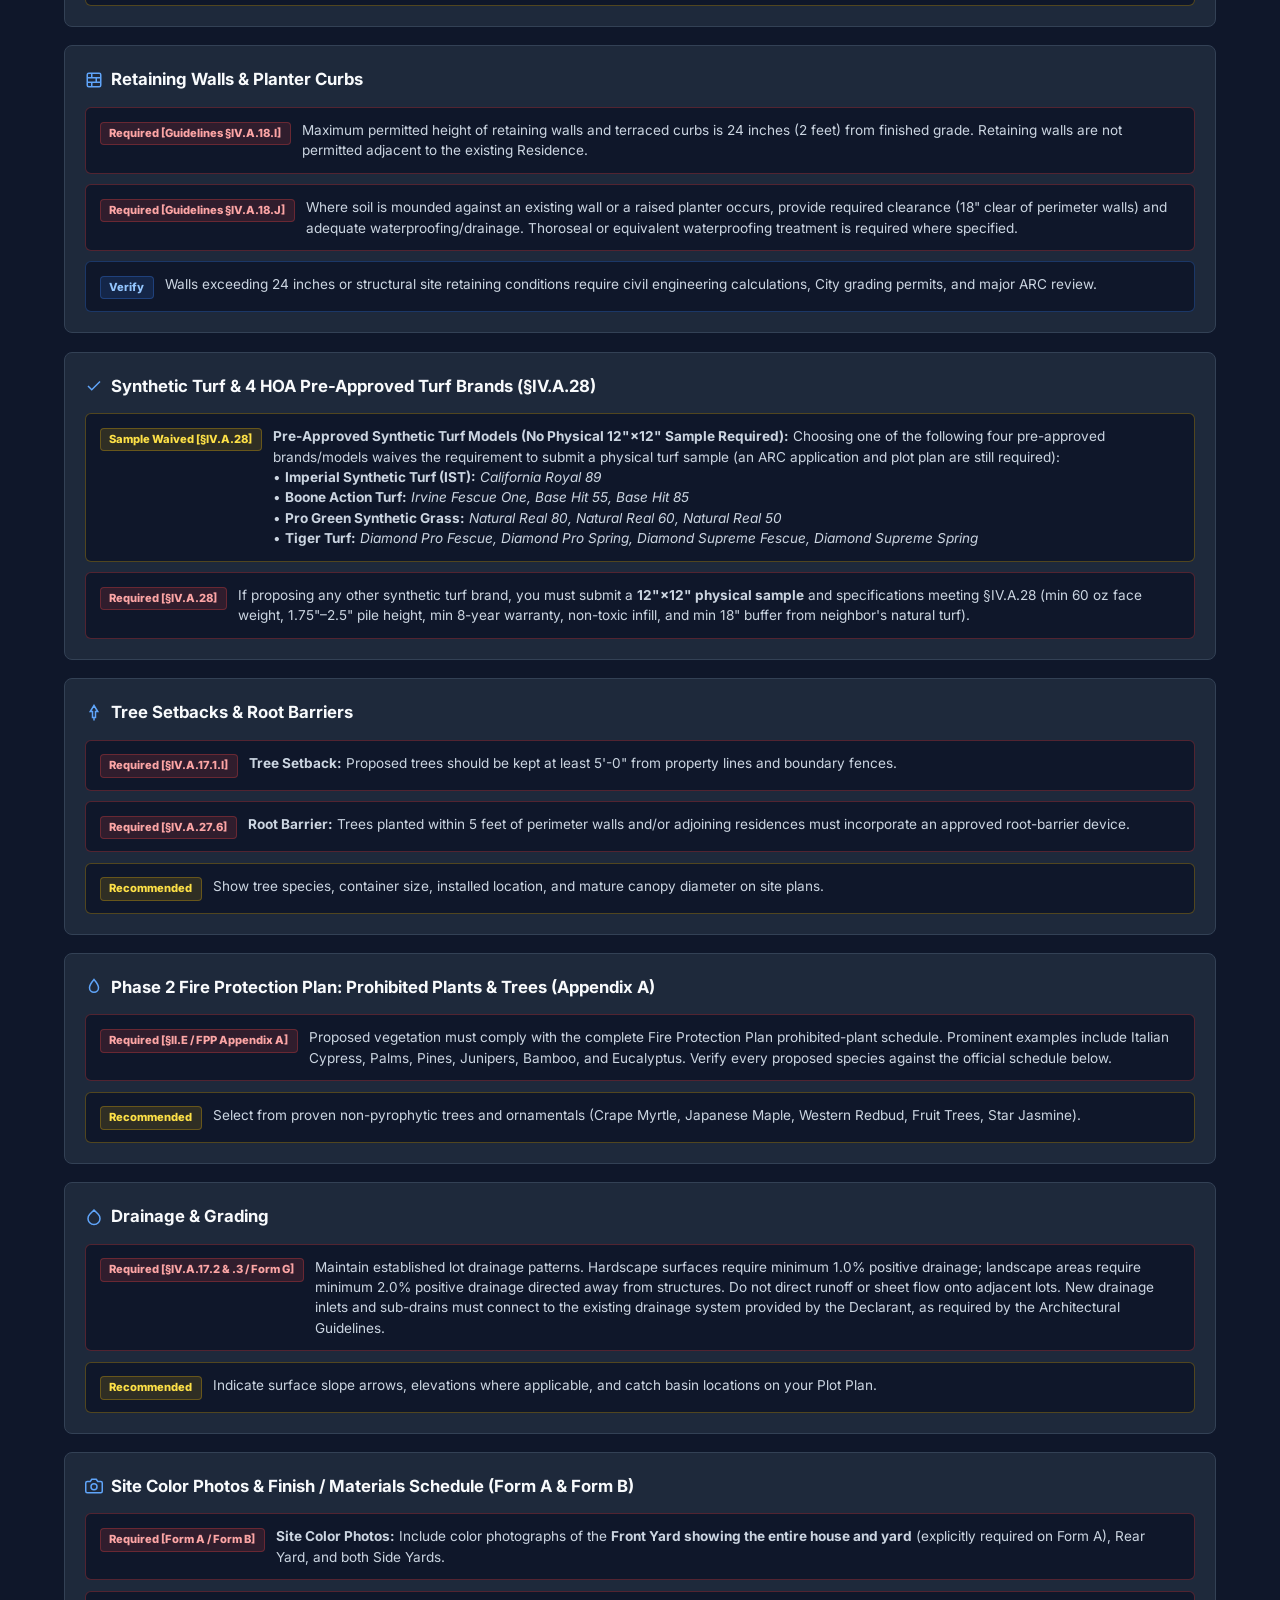
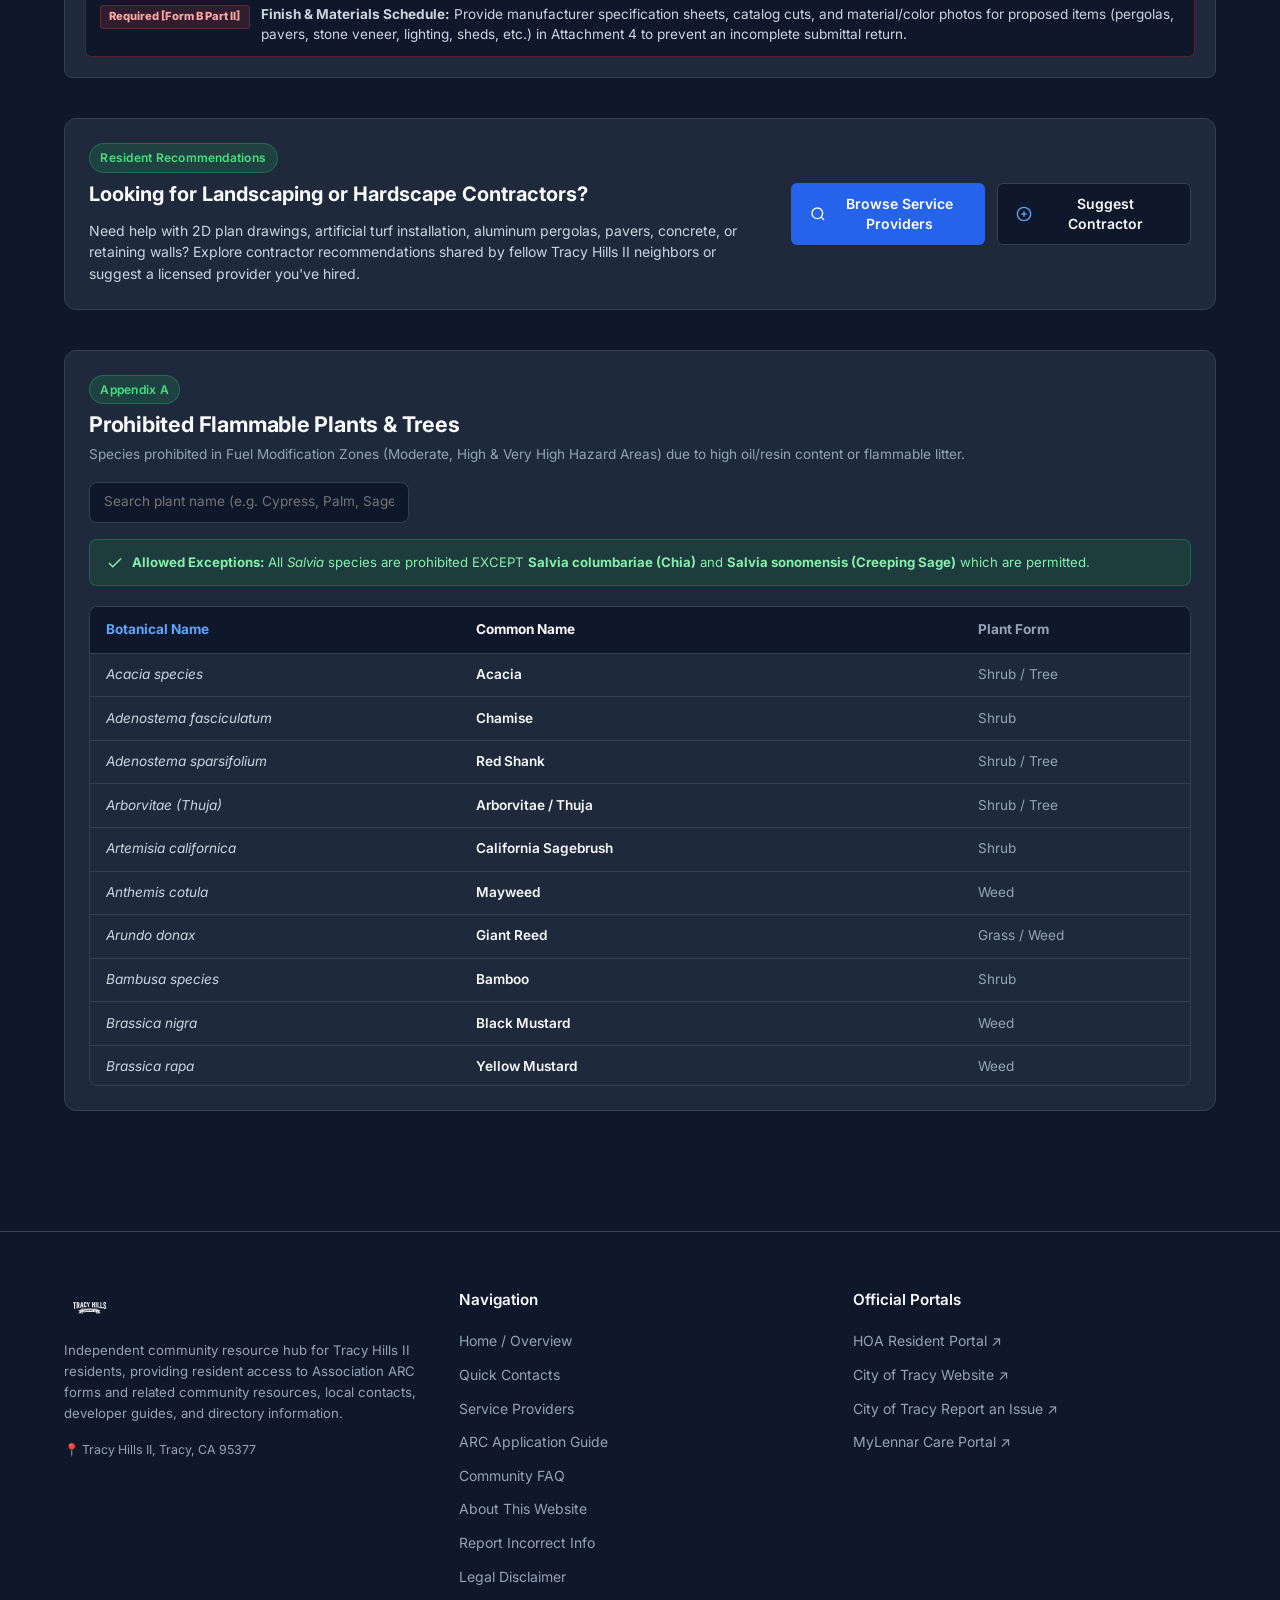
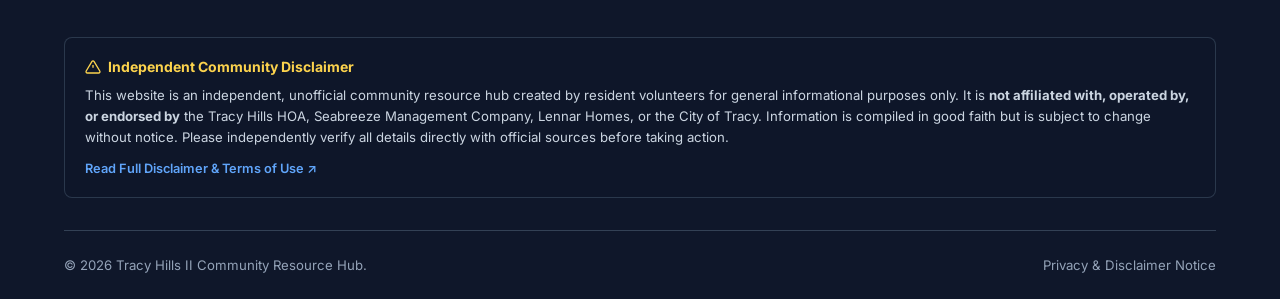
<file: arc-application.html>
<!DOCTYPE html>
<html lang="en">
<head>
  <meta charset="UTF-8">
  <meta name="viewport" content="width=device-width, initial-scale=1.0">
  <title>Tracy Hills II (Tracy Hills) ARC Application | Submittal & Landscaping Guide</title>
  
  <!-- Meta Descriptions & SEO -->
  <meta name="description" content="Complete guide and downloadable Editable ARC Application Forms & Submittal Package (.docx) for Tracy Hills II (Tracy Hills Phase 2) HOA Architectural Review Committee (ARC) landscaping, pergola, and hardscape approval.">
  <meta name="keywords" content="Tracy Hills, Tracy Hills II, Tracy Hills Phase 2, Tracy Hills Phase II, THP2, Tracy Hills ARC, ARC Application Tracy Hills, HOA Architectural Approval, Landscaping Submittal Template, Seabreeze Management ARC, Prohibited Plants Tracy Hills">
  <meta name="author" content="Tracy Hills II Community">
  <meta name="robots" content="index, follow">
  <link rel="canonical" href="https://tracyhills2.github.io/arc-application.html">

  <!-- Open Graph & Twitter Meta -->
  <meta property="og:type" content="website">
  <meta property="og:url" content="https://tracyhills2.github.io/arc-application.html">
  <meta property="og:site_name" content="Tracy Hills II Community Resource Hub">
  <meta property="og:title" content="Tracy Hills II ARC Application & Landscaping Submittal Guide">
  <meta property="og:description" content="Step-by-step HOA architectural approval guide, form selector, photo checklist, and downloadable editable ARC forms packet for Tracy Hills II residents.">
  <meta property="og:image" content="https://tracyhills2.github.io/images/thp2-logo-social-v2.png">
  <meta property="og:image:width" content="1200">
  <meta property="og:image:height" content="630">
  <meta property="og:image:alt" content="Tracy Hills Phase II Community Resource Hub Logo">
  <meta name="twitter:card" content="summary_large_image">
  <meta name="twitter:title" content="Tracy Hills II ARC Application & Landscaping Submittal Guide">
  <meta name="twitter:description" content="Step-by-step HOA architectural approval guide, form selector, photo checklist, and downloadable editable ARC forms packet for Tracy Hills II residents.">
  <meta name="twitter:image" content="https://tracyhills2.github.io/images/thp2-logo-social-v2.png">

  <!-- Structured Data JSON-LD -->
  <script type="application/ld+json">
  {
    "@context": "https://schema.org",
    "@type": "WebPage",
    "name": "Tracy Hills II (Tracy Hills) ARC Application & Submittal Guide",
    "alternateName": ["Tracy Hills ARC Application", "Tracy Hills Phase 2 Architectural Guidelines"],
    "url": "https://tracyhills2.github.io/arc-application.html",
    "description": "Resource center for Tracy Hills II (Tracy Hills Phase 2) residents filing Architectural Review Committee (ARC) exterior landscaping and hardscape applications.",
    "isPartOf": {
      "@type": "WebSite",
      "name": "Tracy Hills II Community Resource Hub",
      "url": "https://tracyhills2.github.io/"
    }
  }
  </script>

  <!-- Google Fonts Inter -->
  <link rel="preconnect" href="https://fonts.googleapis.com">
  <link rel="preconnect" href="https://fonts.gstatic.com" crossorigin>
  <link href="https://fonts.googleapis.com/css2?family=Inter:wght@400;500;600;700;800;900&display=swap" rel="stylesheet">
  
  <!-- Stylesheet -->
  <link rel="icon" type="image/svg+xml" href="favicon.svg">
  <link rel="stylesheet" href="css/styles.css">
</head>
<body>

  <!-- Site Header -->
  <header class="site-header">
    <div class="container header-container">
      <a href="index.html" class="brand-logo" aria-label="Tracy Hills II Home">
        <img src="images/thp2-logo-v2.svg" alt="Tracy Hills Phase II Community Logo" class="brand-logo-img">
      </a>

      <!-- Desktop Navigation -->
      <nav class="desktop-nav">
        <a href="index.html" class="nav-link">Home</a>
        <a href="contacts.html" class="nav-link">Quick Contacts</a>
        <a href="providers.html" class="nav-link">Service Providers</a>
        <a href="arc-application.html" class="nav-link active">ARC Application</a>
        <a href="faq.html" class="nav-link">FAQ</a>
        <a href="about.html" class="nav-link">About</a>
      </nav>

      <!-- Desktop CTA & Mobile Toggle -->
      <div style="display: flex; align-items: center; gap: 1rem;">
        <a href="https://chat.whatsapp.com/JbKtulmPtaKJ3CA4htB0uS?mode=gi_t" target="_blank" rel="noopener noreferrer" class="desktop-cta">
          <svg width="16" height="16" viewBox="0 0 24 24" fill="#25D366" stroke="#25D366" stroke-width="0.5"><path d="M17.472 14.382c-.297-.149-1.758-.867-2.03-.967-.273-.099-.471-.148-.67.15-.197.297-.767.966-.94 1.164-.173.199-.347.223-.644.075-.297-.15-1.255-.463-2.39-1.475-.883-.788-1.48-1.761-1.653-2.059-.173-.297-.018-.458.13-.606.134-.133.298-.347.446-.52.149-.174.198-.298.298-.497.099-.198.05-.371-.025-.52-.075-.149-.669-1.612-.916-2.207-.242-.579-.487-.501-.669-.51l-.57-.01c-.198 0-.52.074-.792.372s-1.04 1.016-1.04 2.479 1.065 2.876 1.213 3.074c.149.198 2.095 3.2 5.076 4.487.709.306 1.263.489 1.694.626.712.226 1.36.194 1.872.118.571-.085 1.758-.719 2.006-1.413.248-.694.248-1.289.173-1.413-.074-.124-.272-.198-.57-.347m-5.421 7.403h-.004a9.87 9.87 0 01-5.031-1.378l-.361-.214-3.741.982.998-3.648-.235-.374a9.86 9.86 0 01-1.51-5.26c.001-5.45 4.436-9.884 9.888-9.884 2.64 0 5.122 1.03 6.988 2.898a9.825 9.825 0 012.893 6.99c-.002 5.45-4.437 9.884-9.885 9.884m8.413-18.297A11.815 11.815 0 0012.05 0C5.495 0 .16 5.335.157 11.892c0 2.096.547 4.142 1.588 5.945L.057 24l6.305-1.654a11.882 11.882 0 005.683 1.448h.005c6.554 0 11.89-5.335 11.893-11.893a11.821 11.821 0 00-3.48-8.413z"/></svg>
          <span>Join WhatsApp Community</span>
        </a>

        <button id="mobile-menu-toggle" class="mobile-toggle" aria-label="Open navigation menu" data-tour="menu-toggle">
          <svg width="20" height="20" viewBox="0 0 24 24" fill="none" stroke="currentColor" stroke-width="2.5" stroke-linecap="round" stroke-linejoin="round"><line x1="3" y1="12" x2="21" y2="12"></line><line x1="3" y1="6" x2="21" y2="6"></line><line x1="3" y1="18" x2="21" y2="18"></line></svg>
          <span class="mobile-toggle-text">MENU</span>
        </button>
      </div>
    </div>
  </header>

  <!-- Mobile Navigation Drawer Overlay -->
  <div id="mobile-nav-overlay" class="mobile-nav-overlay">
    <div class="mobile-nav-drawer">
      <div class="mobile-drawer-header">
        <div class="brand-logo">
          <img src="images/thp2-logo-v2.svg" alt="Tracy Hills Phase II Logo" style="height: 38px; width: auto;">
        </div>
        <button id="mobile-drawer-close" style="color: var(--text-muted); padding: 0.25rem;">
          <svg width="24" height="24" viewBox="0 0 24 24" fill="none" stroke="currentColor" stroke-width="2" stroke-linecap="round" stroke-linejoin="round"><line x1="18" y1="6" x2="6" y2="18"></line><line x1="6" y1="6" x2="18" y2="18"></line></svg>
        </button>
      </div>

      <nav class="mobile-drawer-links" data-tour="drawer-links">
        <a href="index.html" class="nav-link">Home</a>
        <a href="contacts.html" class="nav-link">Quick Contacts</a>
        <a href="providers.html" class="nav-link">Service Providers</a>
        <a href="arc-application.html" class="nav-link active">ARC Application</a>
        <a href="faq.html" class="nav-link">FAQ</a>
        <a href="about.html" class="nav-link">About</a>
      </nav>

      <div style="margin-top: auto; padding-top: 1.5rem; border-top: 1px solid var(--border-subtle);">
        <a href="https://chat.whatsapp.com/JbKtulmPtaKJ3CA4htB0uS?mode=gi_t" target="_blank" rel="noopener noreferrer" class="btn btn-primary" style="width: 100%; background: #1E293B; border: 1px solid rgba(37, 211, 102, 0.5);">
          <svg width="18" height="18" viewBox="0 0 24 24" fill="#25D366" stroke="#25D366"><path d="M17.472 14.382c-.297-.149-1.758-.867-2.03-.967-.273-.099-.471-.148-.67.15-.197.297-.767.966-.94 1.164-.173.199-.347.223-.644.075-.297-.15-1.255-.463-2.39-1.475-.883-.788-1.48-1.761-1.653-2.059-.173-.297-.018-.458.13-.606.134-.133.298-.347.446-.52.149-.174.198-.298.298-.497.099-.198.05-.371-.025-.52-.075-.149-.669-1.612-.916-2.207-.242-.579-.487-.501-.669-.51l-.57-.01c-.198 0-.52.074-.792.372s-1.04 1.016-1.04 2.479 1.065 2.876 1.213 3.074c.149.198 2.095 3.2 5.076 4.487.709.306 1.263.489 1.694.626.712.226 1.36.194 1.872.118.571-.085 1.758-.719 2.006-1.413.248-.694.248-1.289.173-1.413-.074-.124-.272-.198-.57-.347m-5.421 7.403h-.004a9.87 9.87 0 01-5.031-1.378l-.361-.214-3.741.982.998-3.648-.235-.374a9.86 9.86 0 01-1.51-5.26c.001-5.45 4.436-9.884 9.888-9.884 2.64 0 5.122 1.03 6.988 2.898a9.825 9.825 0 012.893 6.99c-.002 5.45-4.437 9.884-9.885 9.884m8.413-18.297A11.815 11.815 0 0012.05 0C5.495 0 .16 5.335.157 11.892c0 2.096.547 4.142 1.588 5.945L.057 24l6.305-1.654a11.882 11.882 0 005.683 1.448h.005c6.554 0 11.89-5.335 11.893-11.893a11.821 11.821 0 00-3.48-8.413z"/></svg>
          <span style="color: #FFFFFF;">Join WhatsApp Community</span>
        </a>
      </div>
    </div>
  </div>

  <main>
    <!-- Hero Section -->
    <section style="padding: 3.5rem 0 3rem 0; background: #0F172A; border-bottom: 1px solid var(--border-subtle);">
      <div class="container" style="text-align: center; max-width: 850px;">
        <div style="margin-bottom: 0.75rem; display: inline-flex; align-items: center; gap: 0.5rem; flex-wrap: wrap; justify-content: center;">
          <span class="badge badge-accent">HOA Architectural Review</span>
          <span class="badge" style="background: rgba(51, 65, 85, 0.6); color: var(--text-secondary); border: 1px solid var(--border-subtle);">Adopted Guidelines (9/16/2025) &amp; Revised Forms</span>
        </div>
        <h1 class="page-title" style="margin-bottom: 1rem;">ARC Application & Submittal Guide</h1>
        <p style="font-size: clamp(1rem, 1.6vw, 1.125rem); color: var(--text-muted); max-width: 760px; margin: 0 auto 1.75rem auto; line-height: 1.65;">
          A community-built completion aid designed to help Tracy Hills II residents prepare complete, accurate, and guideline-aligned ARC submittals to avoid common review delays.
        </p>

        <!-- Primary CTA Buttons -->
        <div style="display: flex; flex-wrap: wrap; justify-content: center; gap: 0.85rem; margin-bottom: 1.5rem;">
          <a href="#video-walkthrough" class="btn" style="background: rgba(239, 68, 68, 0.15); border: 1.5px solid rgba(239, 68, 68, 0.45); color: #FCA5A5; padding: 0.85rem 1.5rem; font-size: 0.95rem; gap: 0.55rem; font-weight: 700; box-shadow: 0 2px 10px rgba(239, 68, 68, 0.15);">
            <svg width="18" height="18" viewBox="0 0 24 24" fill="#EF4444" stroke="#EF4444"><polygon points="5 3 19 12 5 21 5 3"></polygon></svg>
            <span>Watch Video Walkthrough</span>
          </a>
          <a href="assets/20261109/Tracy_Hills_II_ARC_Application_Forms_and_Submittal_Package.docx" download class="btn btn-primary" style="padding: 0.85rem 1.75rem; font-size: 1rem; gap: 0.6rem; background: var(--accent-primary); box-shadow: var(--shadow-md);">
            <svg width="20" height="20" viewBox="0 0 24 24" fill="none" stroke="currentColor" stroke-width="2.5" stroke-linecap="round" stroke-linejoin="round"><path d="M21 15v4a2 2 0 0 1-2 2H5a2 2 0 0 1-2-2v-4"></path><polyline points="7 10 12 15 17 10"></polyline><line x1="12" y1="15" x2="12" y2="3"></line></svg>
            <span>Download Editable ARC Forms &amp; Submittal Package (.docx)</span>
          </a>
          <a href="assets/20261109/Architectural_Guidelines_V12_-_Adopted_09162025.pdf" target="_blank" rel="noopener noreferrer" class="btn" style="background: var(--bg-surface); border: 1px solid var(--border-subtle); color: var(--text-primary); padding: 0.85rem 1.5rem; font-size: 0.95rem; gap: 0.5rem;">
            <svg width="18" height="18" viewBox="0 0 24 24" fill="none" stroke="var(--accent-link)" stroke-width="2" stroke-linecap="round" stroke-linejoin="round"><path d="M14 2H6a2 2 0 0 0-2 2v16a2 2 0 0 0 2 2h12a2 2 0 0 0 2-2V8z"></path><polyline points="14 2 14 8 20 8"></polyline></svg>
            <span>View Official Architectural Guidelines (PDF)</span>
          </a>
        </div>

        <!-- Approval Requirement Disclaimer Banner -->
        <div style="display: inline-flex; align-items: flex-start; gap: 0.65rem; padding: 0.85rem 1.25rem; background: rgba(30, 41, 59, 0.85); border: 1px solid var(--border-subtle); border-radius: var(--radius-md); font-size: 0.825rem; color: var(--text-muted); max-width: 820px; text-align: left; line-height: 1.55;">
          <svg width="20" height="20" viewBox="0 0 24 24" fill="none" stroke="#F59E0B" stroke-width="2" style="flex-shrink: 0; margin-top: 0.1rem;"><path d="M10.29 3.86L1.82 18a2 2 0 0 0 1.71 3h16.94a2 2 0 0 0 1.71-3L13.71 3.86a2 2 0 0 0-3.42 0z"></path><line x1="12" y1="9" x2="12" y2="13"></line><line x1="12" y1="17" x2="12.01" y2="17"></line></svg>
          <div>
            <strong>Do Not Begin Work Before Written Approval (or Required §II.B Notification):</strong> Unless an improvement is specifically Exempt (§II.A) or qualifies as Pre-Approved (§II.B, which does not require prior written ARC approval but still requires filing an application notifying the Association before work begins), the governing documents require written ARC approval before commencing any exterior addition, construction, landscaping, demolition, or modification. Starting work prior to required approval or notification is a violation of Association CC&Rs and may result in fines or mandatory restoration. If work has already started or been completed without required ARC approval, contact Seabreeze Management directly regarding the appropriate compliance process.
          </div>
        </div>
      </div>
    </section>

    <!-- Main Content Container -->
    <section class="section-padding">
      <div class="container" style="display: flex; flex-direction: column; gap: 2.5rem;">

        <!-- Policy Disclaimers -->
        <div style="display: flex; flex-direction: column; gap: 1rem;">
          
          <div style="background: rgba(30, 41, 59, 0.7); border: 1px solid var(--border-subtle); border-radius: var(--radius-lg); padding: 1.25rem 1.5rem; display: flex; flex-direction: column; gap: 0.85rem;">
            <div style="display: flex; align-items: flex-start; gap: 0.75rem;">
              <svg width="20" height="20" viewBox="0 0 24 24" fill="none" stroke="#F59E0B" stroke-width="2" style="flex-shrink: 0; margin-top: 0.15rem;"><path d="M10.29 3.86L1.82 18a2 2 0 0 0 1.71 3h16.94a2 2 0 0 0 1.71-3L13.71 3.86a2 2 0 0 0-3.42 0z"></path><line x1="12" y1="9" x2="12" y2="13"></line><line x1="12" y1="17" x2="12.01" y2="17"></line></svg>
              <div style="font-size: 0.875rem; color: var(--text-secondary); line-height: 1.55;">
                <strong>ARC Approval vs City of Tracy Permits:</strong> ARC approval addresses compliance solely with Association governing documents. It does not replace building permits, zoning compliance, or inspections required by the City of Tracy. Conversely, obtaining a City permit does not waive the requirement for written ARC approval.
              </div>
            </div>
            <div style="display: flex; align-items: flex-start; gap: 0.75rem; border-top: 1px dashed var(--border-subtle); padding-top: 0.75rem;">
              <svg width="20" height="20" viewBox="0 0 24 24" fill="none" stroke="var(--accent-link)" stroke-width="2" style="flex-shrink: 0; margin-top: 0.15rem;"><circle cx="12" cy="12" r="10"></circle><line x1="12" y1="16" x2="12" y2="12"></line><line x1="12" y1="8" x2="12.01" y2="8"></line></svg>
              <div style="font-size: 0.875rem; color: var(--text-muted); line-height: 1.55;">
                <strong>Discretionary Review Notice:</strong> This guide is a volunteer community reference designed to help residents prepare complete, guideline-aligned packages. It does not guarantee ARC approval. Each lot is reviewed on its specific merits, topography, and conditions. The Association's currently adopted governing documents and official instructions from Seabreeze Management Company always control.
              </div>
            </div>
          </div>

        </div>

        <!-- Video Walkthrough Section -->
        <div id="video-walkthrough" class="arc-video-card">
          <div class="arc-video-header">
            <div class="arc-video-title-wrap">
              <div class="arc-video-icon-badge">
                <svg width="22" height="22" viewBox="0 0 24 24" fill="#EF4444" stroke="#EF4444"><polygon points="5 3 19 12 5 21 5 3"></polygon></svg>
              </div>
              <div>
                <div style="display: flex; align-items: center; gap: 0.5rem; flex-wrap: wrap;">
                  <h2 class="section-title" style="margin: 0;">ARC Application Video Walkthrough</h2>
                  <span style="font-size: 0.7rem; font-weight: 800; letter-spacing: 0.05em; text-transform: uppercase; color: #FCA5A5; background: rgba(239, 68, 68, 0.15); padding: 0.2rem 0.55rem; border-radius: 4px; border: 1px solid rgba(239, 68, 68, 0.3);">Step-by-Step Tutorial</span>
                </div>
                <p style="font-size: 0.85rem; color: var(--text-muted); margin: 0.25rem 0 0 0;">
                  Watch this step-by-step video guide explaining review classifications, how to complete the editable Word package, key setbacks, drainage flow, and avoiding review delays.
                </p>
              </div>
            </div>
            <a href="https://youtu.be/oAARQUdEb08" target="_blank" rel="noopener noreferrer" class="btn" style="background: rgba(15, 23, 42, 0.85); border: 1px solid var(--border-subtle); color: var(--text-primary); font-size: 0.825rem; padding: 0.5rem 0.95rem; gap: 0.5rem;">
              <svg width="18" height="18" viewBox="0 0 24 24" fill="#FF0000"><path d="M23.498 6.186a3.016 3.016 0 0 0-2.122-2.136C19.505 3.545 12 3.545 12 3.545s-7.505 0-9.377.505A3.017 3.017 0 0 0 .502 6.186C0 8.07 0 12 0 12s0 3.93.502 5.814a3.016 3.016 0 0 0 2.122 2.136c1.871.505 9.376.505 9.376.505s7.505 0 9.377-.505a3.015 3.015 0 0 0 2.122-2.136C24 15.93 24 12 24 12s0-3.93-.502-5.814zM9.545 15.568V8.432L15.818 12l-6.273 3.568z"/></svg>
              <span>Watch on YouTube</span>
              <svg width="14" height="14" viewBox="0 0 24 24" fill="none" stroke="currentColor" stroke-width="2"><path d="M18 13v6a2 2 0 0 1-2 2H5a2 2 0 0 1-2-2V8a2 2 0 0 1 2-2h6"></path><polyline points="15 3 21 3 21 9"></polyline><line x1="10" y1="14" x2="21" y2="3"></line></svg>
            </a>
          </div>

          <!-- 16:9 Video Embed Player -->
          <div class="arc-video-frame-wrap">
            <iframe
              src="https://www.youtube-nocookie.com/embed/oAARQUdEb08?rel=0"
              title="Tracy Hills Phase 2 ARC Application Video Walkthrough"
              allow="accelerometer; autoplay; clipboard-write; encrypted-media; gyroscope; picture-in-picture; web-share"
              allowfullscreen
              loading="lazy">
            </iframe>
          </div>

          <!-- Video Feature Highlights -->
          <div class="arc-video-features">
            <div class="arc-video-feature-item">
              <svg width="16" height="16" viewBox="0 0 24 24" fill="none" stroke="currentColor" stroke-width="2.5"><polyline points="20 6 9 17 4 12"></polyline></svg>
              <span><strong>Editable Word Package:</strong> Walkthrough of official HOA forms &amp; guided project schedules</span>
            </div>
            <div class="arc-video-feature-item">
              <svg width="16" height="16" viewBox="0 0 24 24" fill="none" stroke="currentColor" stroke-width="2.5"><polyline points="20 6 9 17 4 12"></polyline></svg>
              <span><strong>Design Compliance:</strong> Lot setbacks, builder drainage flow, non-invasive plants &amp; lighting limits</span>
            </div>
            <div class="arc-video-feature-item">
              <svg width="16" height="16" viewBox="0 0 24 24" fill="none" stroke="currentColor" stroke-width="2.5"><polyline points="20 6 9 17 4 12"></polyline></svg>
              <span><strong>Submittal Checklist:</strong> Forms B, C &amp; G, contractor credentials &amp; check payments</span>
            </div>
          </div>

          <!-- Latest HOA Form Revision Note -->
          <div style="margin-top: 0.85rem; padding: 0.75rem 1rem; background: rgba(59, 130, 246, 0.12); border: 1px solid rgba(59, 130, 246, 0.35); border-radius: var(--radius-md); font-size: 0.825rem; color: var(--text-secondary); line-height: 1.55;">
            <strong style="color: #93C5FD;">📌 Note on Latest HOA Forms Revision:</strong> Since this video was recorded, the Association updated its official Forms packet to <strong>remove Form D (Neighbor Notification)</strong> from the Form B Checklist and updated Form C’s submittal contact to <strong>Belinda Prunty (<a href="mailto:TracyHills2@seabreezemgmt.com" style="color: var(--accent-link); text-decoration: underline;">TracyHills2@seabreezemgmt.com</a>, (925) 217-8695)</strong>. The downloadable Word (<code>.docx</code>) package on this page has already been updated to match the latest official HOA forms.
          </div>
        </div>

        <!-- Review Classifications -->
        <div style="background: var(--bg-surface); border: 1px solid var(--border-subtle); border-radius: var(--radius-lg); padding: 1.5rem;">
          <div style="display: flex; align-items: center; gap: 0.6rem; margin-bottom: 0.5rem;">
            <svg width="22" height="22" viewBox="0 0 24 24" fill="none" stroke="var(--accent-link)" stroke-width="2" stroke-linecap="round" stroke-linejoin="round"><path d="M14 2H6a2 2 0 0 0-2 2v16a2 2 0 0 0 2 2h12a2 2 0 0 0 2-2V8z"></path><polyline points="14 2 14 8 20 8"></polyline><line x1="16" y1="13" x2="8" y2="13"></line><line x1="16" y1="17" x2="8" y2="17"></line></svg>
            <h2 class="section-title" style="margin: 0;">Determine Your Review Classification</h2>
          </div>
          <p style="font-size: 0.85rem; color: var(--text-muted); margin-bottom: 1.15rem;">
            Identify which of the four submittal classifications applies to your scope of work before preparing your application package:
          </p>

          <div style="display: grid; grid-template-columns: repeat(auto-fit, minmax(260px, 1fr)); gap: 1rem;">
            
            <!-- Exempt Tier -->
            <div style="background: #0F172A; border: 1px solid rgba(34, 197, 94, 0.35); border-radius: var(--radius-md); padding: 1.25rem; display: flex; flex-direction: column; justify-content: space-between;">
              <div>
                <div style="display: flex; align-items: center; justify-content: space-between; gap: 0.4rem; margin-bottom: 0.65rem;">
                  <span style="font-size: 0.7rem; font-weight: 800; letter-spacing: 0.06em; text-transform: uppercase; color: #86EFAC; background: rgba(34, 197, 94, 0.15); padding: 0.2rem 0.5rem; border-radius: 4px; border: 1px solid rgba(34, 197, 94, 0.3); white-space: nowrap; flex-shrink: 0;">Tier 1</span>
                  <span style="background: rgba(34, 197, 94, 0.2); color: #86EFAC; font-size: 0.75rem; font-weight: 800; padding: 0.2rem 0.55rem; border-radius: 6px; white-space: nowrap; flex-shrink: 0;">$0 Fee</span>
                </div>
                <h3 style="font-size: 1.05rem; font-weight: 700; color: #86EFAC; margin: 0 0 0.5rem 0; line-height: 1.35;">1. Exempt Improvements</h3>
                <p style="font-size: 0.825rem; color: var(--text-secondary); line-height: 1.55; margin: 0;">
                  Only for improvements specifically identified as exempt under guideline conditions (e.g., minor seasonal planting of annual flowers, original builder touch-up paint, portable patio furniture, potted plants).
                </p>
              </div>
            </div>

            <!-- Pre-Approved Tier -->
            <div style="background: #0F172A; border: 1px solid rgba(59, 130, 246, 0.35); border-radius: var(--radius-md); padding: 1.25rem; display: flex; flex-direction: column; justify-content: space-between;">
              <div>
                <div style="display: flex; align-items: center; justify-content: space-between; gap: 0.4rem; margin-bottom: 0.65rem;">
                  <span style="font-size: 0.7rem; font-weight: 800; letter-spacing: 0.06em; text-transform: uppercase; color: #93C5FD; background: rgba(59, 130, 246, 0.15); padding: 0.2rem 0.5rem; border-radius: 4px; border: 1px solid rgba(59, 130, 246, 0.3); white-space: nowrap; flex-shrink: 0;">Tier 2</span>
                  <span style="background: rgba(59, 130, 246, 0.2); color: #93C5FD; font-size: 0.75rem; font-weight: 800; padding: 0.2rem 0.55rem; border-radius: 6px; white-space: nowrap; flex-shrink: 0;">Pre-Approved (§II.B)</span>
                </div>
                <h3 style="font-size: 1.05rem; font-weight: 700; color: #93C5FD; margin: 0 0 0.5rem 0; line-height: 1.35;">2. Pre-Approved Improvements</h3>
                <p style="font-size: 0.825rem; color: var(--text-secondary); line-height: 1.55; margin: 0;">
                  Under §II.B, Pre-Approved improvements do not require prior written ARC approval when they strictly conform to the applicable Guidelines — including rear-yard playground equipment, greenhouses, or storage sheds that <strong>do not extend above the fence line</strong>, disappearing/invisible screen doors matching trim, and matching replacement garage/entry doors or side-yard gates. <strong>However, an application notifying the Association must still be filed before work begins</strong> (confirm current notification procedure with Management).
                </p>
              </div>
            </div>

            <!-- Minor Review Tier -->
            <div style="background: #0F172A; border: 1px solid rgba(234, 179, 8, 0.35); border-radius: var(--radius-md); padding: 1.25rem; display: flex; flex-direction: column; justify-content: space-between;">
              <div>
                <div style="display: flex; align-items: center; justify-content: space-between; gap: 0.4rem; margin-bottom: 0.65rem;">
                  <span style="font-size: 0.7rem; font-weight: 800; letter-spacing: 0.06em; text-transform: uppercase; color: #FDE047; background: rgba(234, 179, 8, 0.15); padding: 0.2rem 0.5rem; border-radius: 4px; border: 1px solid rgba(234, 179, 8, 0.3); white-space: nowrap; flex-shrink: 0;">Tier 3</span>
                  <span style="background: rgba(234, 179, 8, 0.2); color: #FDE047; font-size: 0.75rem; font-weight: 800; padding: 0.2rem 0.55rem; border-radius: 6px; white-space: nowrap; flex-shrink: 0;">$175 Review Fee</span>
                </div>
                <h3 style="font-size: 1.05rem; font-weight: 700; color: #FDE047; margin: 0 0 0.5rem 0; line-height: 1.35;">3. Minor Modifications</h3>
                <p style="font-size: 0.825rem; color: var(--text-secondary); line-height: 1.55; margin: 0;">
                  ARC review for specific minor modifications under §II.C (e.g., repainting home exterior with a different approved color, rear-yard storage sheds that <strong>extend above the fence line</strong>, or post-mounted pathway lighting).
                </p>
              </div>
            </div>

            <!-- Full Review Tier -->
            <div style="background: #0F172A; border: 1px solid rgba(239, 68, 68, 0.35); border-radius: var(--radius-md); padding: 1.25rem; display: flex; flex-direction: column; justify-content: space-between;">
              <div>
                <div style="display: flex; align-items: center; justify-content: space-between; gap: 0.4rem; margin-bottom: 0.65rem;">
                  <span style="font-size: 0.7rem; font-weight: 800; letter-spacing: 0.06em; text-transform: uppercase; color: #FCA5A5; background: rgba(239, 68, 68, 0.15); padding: 0.2rem 0.5rem; border-radius: 4px; border: 1px solid rgba(239, 68, 68, 0.3); white-space: nowrap; flex-shrink: 0;">Tier 4</span>
                  <span style="background: rgba(239, 68, 68, 0.2); color: #FCA5A5; font-size: 0.725rem; font-weight: 800; padding: 0.2rem 0.5rem; border-radius: 6px; white-space: nowrap; flex-shrink: 0;">$200 Fee + $250 Deposit</span>
                </div>
                <h3 style="font-size: 1.05rem; font-weight: 700; color: #FCA5A5; margin: 0 0 0.5rem 0; line-height: 1.35;">4. Full / Major Projects</h3>
                <p style="font-size: 0.825rem; color: var(--text-secondary); line-height: 1.55; margin: 0;">
                  Examples of projects generally requiring Full/Major Review include all new rear/side yard landscaping, concrete patios, retaining walls, pergolas/patio covers, swimming pools, outdoor kitchens, gas fire pits, and water features.
                </p>
              </div>
            </div>

          </div>
        </div>

        <!-- Downloads Section -->
        <div>
          <div style="display: flex; align-items: center; gap: 0.6rem; margin-bottom: 1.25rem;">
            <svg width="22" height="22" viewBox="0 0 24 24" fill="none" stroke="var(--accent-link)" stroke-width="2" stroke-linecap="round" stroke-linejoin="round"><path d="M21 15v4a2 2 0 0 1-2 2H5a2 2 0 0 1-2-2v-4"></path><polyline points="7 10 12 15 17 10"></polyline><line x1="12" y1="15" x2="12" y2="3"></line></svg>
            <h2 class="section-title">ARC Application &amp; Guidelines Downloads</h2>
          </div>

          <!-- Template Download Box -->
          <div class="template-download-box">
            <div class="template-badge">Recommended All-in-One Editable Package</div>
            
            <div class="template-card-body">
              <div class="template-info-section">
                <div class="template-header-row">
                  <div class="template-icon-box">
                    <svg width="22" height="22" viewBox="0 0 24 24" fill="none" stroke="var(--accent-link)" stroke-width="2"><path d="M14 2H6a2 2 0 0 0-2 2v16a2 2 0 0 0 2 2h12a2 2 0 0 0 2-2V8z"></path><polyline points="14 2 14 8 20 8"></polyline><line x1="16" y1="13" x2="8" y2="13"></line><line x1="16" y1="17" x2="8" y2="17"></line></svg>
                  </div>
                  <div class="template-title-box">
                    <h3>Editable ARC Application Forms &amp; Submittal Package</h3>
                    <span class="template-meta">Microsoft Word (.docx) • Official HOA Forms A, B, C, G, E, F + Guided Helper Schedules</span>
                  </div>
                </div>
                <p class="template-description">
                  <strong>Official HOA Form Layout + Pre-Written Project Schedules:</strong> Part 1 of this Word document reproduces the exact Tracy Hills II HOA Architectural Application Forms (Forms A, B, C, and G, plus Forms E &amp; F). Part 2 attaches ready-to-edit helper schedules for your scope of work, 1%/2% drainage compliance statement, pre-approved synthetic turf selector, plant palette, site photos, and product cut sheets.
                </p>
                <div class="template-note">
                  <svg width="15" height="15" viewBox="0 0 24 24" fill="none" stroke="currentColor" stroke-width="2.5" style="flex-shrink: 0; margin-top: 0.15rem;"><polyline points="20 6 9 17 4 12"></polyline></svg>
                  <span>Fill this package out in Word, delete any helper pages you don't need, and save as a single PDF to email to Seabreeze Management. <a href="#video-walkthrough" style="color: var(--accent-link); text-decoration: underline; font-weight: 600;">Watch the step-by-step video walkthrough</a>.</span>
                </div>
              </div>

              <div class="template-cta-section">
                <a href="assets/20261109/Tracy_Hills_II_ARC_Application_Forms_and_Submittal_Package.docx" download class="btn btn-primary template-btn">
                  <svg width="18" height="18" viewBox="0 0 24 24" fill="none" stroke="currentColor" stroke-width="2.5" style="flex-shrink: 0;"><path d="M21 15v4a2 2 0 0 1-2 2H5a2 2 0 0 1-2-2v-4"></path><polyline points="7 10 12 15 17 10"></polyline><line x1="12" y1="15" x2="12" y2="3"></line></svg>
                  <span>Download Editable ARC Package (.docx)</span>
                </a>
              </div>
            </div>
          </div>

          <!-- Guidelines Downloads -->
          <div style="margin-top: 1.5rem;">
            <h4 style="font-size: 0.9rem; font-weight: 700; color: var(--text-muted); text-transform: uppercase; letter-spacing: 0.05em; margin-bottom: 0.85rem;">Official HOA Reference &amp; Guideline Documents (PDF)</h4>
            
            <div style="display: grid; grid-template-columns: repeat(auto-fit, minmax(260px, 1fr)); gap: 1.15rem;">
              
              <!-- Ref 1: Official Adopted Guidelines PDF -->
              <div style="background: var(--bg-surface); border: 1px solid var(--border-subtle); border-radius: var(--radius-md); padding: 1.15rem; display: flex; flex-direction: column; justify-content: space-between;">
                <div>
                  <div style="display: flex; align-items: center; gap: 0.6rem; margin-bottom: 0.5rem;">
                    <div style="width: 34px; height: 34px; border-radius: var(--radius-md); background: rgba(148, 163, 184, 0.15); display: flex; align-items: center; justify-content: center; flex-shrink: 0;">
                      <svg width="18" height="18" viewBox="0 0 24 24" fill="none" stroke="#94A3B8" stroke-width="2"><path d="M4 19.5A2.5 2.5 0 0 1 6.5 17H20"></path><path d="M6.5 2H20v20H6.5A2.5 2.5 0 0 1 4 19.5v-15A2.5 2.5 0 0 1 6.5 2z"></path></svg>
                    </div>
                    <div>
                      <h4 style="font-size: 0.95rem; font-weight: 700; color: var(--text-primary); margin: 0;">Architectural Guidelines (Adopted 9/16/2025)</h4>
                      <span style="font-size: 0.75rem; color: var(--text-muted);">Official PDF • 33 Pages</span>
                    </div>
                  </div>
                  <p style="font-size: 0.825rem; color: var(--text-secondary); line-height: 1.45; margin-bottom: 0.85rem;">
                    Board-adopted Tracy Hills II Community Association Architectural Guidelines (Community Handbook v.1).
                  </p>
                </div>
                <a href="assets/20261109/Architectural_Guidelines_V12_-_Adopted_09162025.pdf" target="_blank" rel="noopener noreferrer" class="btn" style="width: 100%; justify-content: center; background: var(--bg-base); border: 1px solid var(--border-subtle); color: var(--text-primary); font-size: 0.825rem; padding: 0.5rem 0.85rem;">
                  <span>View Official Guidelines (PDF)</span>
                </a>
              </div>

              <!-- Ref 2: Official 10-Page Blank Forms PDF -->
              <div style="background: var(--bg-surface); border: 1px solid var(--border-subtle); border-radius: var(--radius-md); padding: 1.15rem; display: flex; flex-direction: column; justify-content: space-between;">
                <div>
                  <div style="display: flex; align-items: center; gap: 0.6rem; margin-bottom: 0.5rem;">
                    <div style="width: 34px; height: 34px; border-radius: var(--radius-md); background: rgba(148, 163, 184, 0.15); display: flex; align-items: center; justify-content: center; flex-shrink: 0;">
                      <svg width="18" height="18" viewBox="0 0 24 24" fill="none" stroke="#94A3B8" stroke-width="2"><path d="M14 2H6a2 2 0 0 0-2 2v16a2 2 0 0 0 2 2h12a2 2 0 0 0 2-2V8z"></path><polyline points="14 2 14 8 20 8"></polyline></svg>
                    </div>
                    <div>
                      <h4 style="font-size: 0.95rem; font-weight: 700; color: var(--text-primary); margin: 0;">Official Blank Application Forms (10-Page PDF)</h4>
                      <span style="font-size: 0.75rem; color: var(--text-muted);">Official PDF • Forms A, B, C, G, E, F &amp; Exhibit A</span>
                    </div>
                  </div>
                  <p style="font-size: 0.825rem; color: var(--text-secondary); line-height: 1.45; margin-bottom: 0.5rem;">
                    Latest Association PDF form packet (revised to remove Form D and updated with Belinda Prunty / <code>TracyHills2@seabreezemgmt.com</code>).
                  </p>
                  <div style="font-size: 0.775rem; color: var(--text-muted); background: rgba(15, 23, 42, 0.6); padding: 0.45rem 0.65rem; border-radius: 4px; border-left: 3px solid var(--accent-link); margin-bottom: 0.85rem;">
                    Note: These exact forms are already built into the Editable Word (.docx) Package above.
                  </div>
                </div>
                <a href="assets/20261109/Architectural_Application_Forms_rev110826.pdf" target="_blank" rel="noopener noreferrer" class="btn" style="width: 100%; justify-content: center; background: var(--bg-base); border: 1px solid var(--border-subtle); color: var(--text-primary); font-size: 0.825rem; padding: 0.5rem 0.85rem;">
                  <span>View Official 10-Page Forms (PDF)</span>
                </a>
              </div>

              <!-- Ref 3: Archived Courtesy Neighbor Sheet (Form D) -->
              <div style="background: var(--bg-surface); border: 1px solid var(--border-subtle); border-radius: var(--radius-md); padding: 1.15rem; display: flex; flex-direction: column; justify-content: space-between;">
                <div>
                  <div style="display: flex; align-items: center; gap: 0.6rem; margin-bottom: 0.5rem;">
                    <div style="width: 34px; height: 34px; border-radius: var(--radius-md); background: rgba(148, 163, 184, 0.15); display: flex; align-items: center; justify-content: center; flex-shrink: 0;">
                      <svg width="18" height="18" viewBox="0 0 24 24" fill="none" stroke="#94A3B8" stroke-width="2"><path d="M17 21v-2a4 4 0 0 0-4-4H5a4 4 0 0 0-4 4v2"></path><circle cx="9" cy="7" r="4"></circle><path d="M23 21v-2a4 4 0 0 3-3.87"></path><path d="M16 3.13a4 4 0 0 1 0 7.75"></path></svg>
                    </div>
                    <div>
                      <h4 style="font-size: 0.95rem; font-weight: 700; color: var(--text-primary); margin: 0;">Neighbor Notification Sheet (Form D)</h4>
                      <span style="font-size: 0.75rem; color: #93C5FD; font-weight: 700;">Archived Courtesy Sheet (§III.D.12.C Reference)</span>
                    </div>
                  </div>
                  <p style="font-size: 0.825rem; color: var(--text-secondary); line-height: 1.45; margin-bottom: 0.85rem;">
                    The revised 10-page Association Forms packet omits Form D, though adopted V12 Guidelines §III.D.12.C still references neighbor notification (Adjacent, Facing, and Impacted Neighbors). Unless Management confirms otherwise in writing, consider including this archived Form D courtesy sheet with your submittal.
                  </p>
                </div>
                <a href="assets/20260913/Form D - Neighbor Notification Form.pdf" target="_blank" rel="noopener noreferrer" class="btn" style="width: 100%; justify-content: center; background: var(--bg-base); border: 1px solid var(--border-subtle); color: var(--text-muted); font-size: 0.825rem; padding: 0.5rem 0.85rem;">
                  <span>View Archived Form D Sheet (PDF)</span>
                </a>
              </div>

            </div>
          </div>
        </div>

        <!-- Timelines & Fees -->
        <div style="display: grid; grid-template-columns: repeat(auto-fit, minmax(300px, 1fr)); gap: 1.25rem;">
          
          <!-- Key Deadlines & Timelines Card -->
          <div style="background: var(--bg-surface); border: 1px solid var(--border-subtle); border-radius: var(--radius-lg); padding: 1.35rem;">
            <h3 style="font-size: 1rem; font-weight: 700; color: var(--accent-link); margin-bottom: 0.85rem; display: flex; align-items: center; gap: 0.5rem;">
              <svg width="18" height="18" viewBox="0 0 24 24" fill="none" stroke="currentColor" stroke-width="2"><circle cx="12" cy="12" r="10"></circle><polyline points="12 6 12 12 16 14"></polyline></svg>
              <span>Timelines &amp; Review Deadlines</span>
            </h3>
            <ul style="list-style: none; padding: 0; margin: 0; font-size: 0.85rem; color: var(--text-secondary); display: flex; flex-direction: column; gap: 1rem;">
              <li class="timeline-item">
                <span class="timeline-badge">Form A / §III.D</span>
                <div class="timeline-text">
                  <strong class="timeline-title">Initial Landscape Submittal Deadline:</strong>
                  <span class="timeline-desc"><strong>Form A</strong> states rear yard landscape plans must be submitted within <strong>6 months (180 days)</strong> of close of escrow, whereas adopted Guidelines <strong>§III.D</strong> states <strong>90 days</strong>. Submitting within the earlier <strong>90-day window</strong> is recommended while Management clarifies this discrepancy.</span>
                </div>
              </li>
              <li class="timeline-item">
                <span class="timeline-badge">Form A / Form B</span>
                <div class="timeline-text">
                  <strong class="timeline-title">Initial Landscape Completion Deadline:</strong>
                  <span class="timeline-desc"><strong>Form A &amp; Form B Part III</strong> specify rear yard landscaping must be completed within <strong>9 months (270 days)</strong> of close of escrow, whereas adopted Guidelines <strong>§III.D</strong> states <strong>180 days</strong>. Completing within the earlier <strong>180-day window</strong> is the conservative approach unless Management confirms otherwise in writing.</span>
                </div>
              </li>
              <li class="timeline-item">
                <span class="timeline-badge">Form A / Form B</span>
                <div class="timeline-text">
                  <strong class="timeline-title">ARC Review Window:</strong>
                  <span class="timeline-desc">Form B notes the review process typically takes <strong>about 30 days</strong>, and Form A / §III.D.5 provide the ARC up to <strong>45 calendar days</strong> from receipt of a complete package to approve or deny the application. Incomplete submittals will be returned without review.</span>
                </div>
              </li>
              <li class="timeline-item">
                <span class="timeline-badge">Form B / §III.F</span>
                <div class="timeline-text">
                  <strong class="timeline-title">Construction Window:</strong>
                  <span class="timeline-desc">Per Form B Part III, approved improvements (other than initial rear lot landscaping) must be completed within <strong>6 months</strong> of approval.</span>
                </div>
              </li>
            </ul>
          </div>

          <!-- Required Checks & Fees Card -->
          <div style="background: var(--bg-surface); border: 1px solid var(--border-subtle); border-radius: var(--radius-lg); padding: 1.35rem; width: 100%; box-sizing: border-box;">
            <h3 style="font-size: 1rem; font-weight: 700; color: var(--accent-link); margin-bottom: 0.85rem; display: flex; align-items: center; gap: 0.5rem;">
              <svg width="18" height="18" viewBox="0 0 24 24" fill="none" stroke="currentColor" stroke-width="2"><line x1="12" y1="1" x2="12" y2="23"></line><path d="M17 5H9.5a3.5 3.5 0 0 0 0 7h5a3.5 3.5 0 0 1 0 7H6"></path></svg>
              <span>Submittal Fees & Security Deposit</span>
            </h3>
            <div style="display: flex; flex-direction: column; gap: 0.75rem; font-size: 0.85rem; width: 100%;">
              <div class="fee-card-item">
                <div class="fee-card-header">
                  <span>Review Fee:</span>
                  <span style="color: #FCA5A5;">$200 Full / $175 Minor</span>
                </div>
                <p style="font-size: 0.775rem; color: var(--text-muted); margin: 0;">Non-refundable review fee payable to <em>Tracy Hills II Community Association</em> ($200 for full landscaping/hardscape, $175 for minor projects).</p>
              </div>
              <div class="fee-card-item">
                <div class="fee-card-header">
                  <span>Security Deposit:</span>
                  <span style="color: #86EFAC;">$250 (Refundable, subject to §III.D.4 offsets)</span>
                </div>
                <p style="font-size: 0.775rem; color: var(--text-muted); margin: 0;">Separate check payable to <em>Tracy Hills II Community Association</em>. Returned after the Notice of Completion is approved, subject only to the three permitted offsets in Guidelines §III.D.4: (1) repair of damage to Association Property or an Association Maintenance Area; (2) fines assessed against the Owner's account for a Declaration violation; or (3) legal fees associated with an Owner's Declaration violation.</p>
              </div>
            </div>
          </div>

        </div>

        <!-- Instructions Section -->
        <div style="background: var(--bg-surface); border: 1px solid var(--border-subtle); border-radius: var(--radius-lg); padding: 1.5rem;">
          <div style="display: flex; align-items: center; gap: 0.6rem; margin-bottom: 1.25rem;">
            <svg width="22" height="22" viewBox="0 0 24 24" fill="none" stroke="var(--accent-link)" stroke-width="2" stroke-linecap="round" stroke-linejoin="round"><polyline points="9 11 12 14 22 4"></polyline><path d="M21 12v7a2 2 0 0 1-2 2H5a2 2 0 0 1-2-2V5a2 2 0 0 1 2-2h11"></path></svg>
            <h2 class="section-title">Application Preparation Steps</h2>
          </div>

          <div style="display: flex; flex-direction: column; gap: 1rem;">
            
            <!-- Step 1 -->
            <div style="display: flex; align-items: flex-start; gap: 1rem; background: #0F172A; border: 1px solid var(--border-subtle); border-radius: var(--radius-md); padding: 1rem;">
              <span style="background: var(--accent-primary); color: #FFF; font-weight: 800; font-size: 0.85rem; width: 28px; height: 28px; border-radius: 50%; display: flex; align-items: center; justify-content: center; flex-shrink: 0;">1</span>
              <div>
                <h4 style="font-size: 0.95rem; font-weight: 700; color: var(--text-primary); margin-bottom: 0.35rem;">Complete Official Forms B, C &amp; G (Pages 1–7)</h4>
                <p style="font-size: 0.85rem; color: var(--text-secondary); line-height: 1.5; margin: 0;">
                  Open the Editable Word (<code>.docx</code>) Package. The document uses three clear visual cues: <strong>Plain Black Text</strong> is the verbatim HOA form wording, <code style="color: #FCA5A5; background: rgba(239,68,68,0.15); padding: 0.1rem 0.3rem; border-radius: 3px;">[✏️ Bold Red Text]</code> marks every field, checkbox, and signature line you need to complete, and <code style="color: #93C5FD; background: rgba(59,130,246,0.15); padding: 0.1rem 0.3rem; border-radius: 3px;">💡 Light Blue Dashed Boxes</code> provide helper guidance (delete the blue helper boxes before exporting to PDF).
                </p>
              </div>
            </div>

            <!-- Step 2 -->
            <div style="display: flex; align-items: flex-start; gap: 1rem; background: #0F172A; border: 1px solid var(--border-subtle); border-radius: var(--radius-md); padding: 1rem;">
              <span style="background: var(--accent-primary); color: #FFF; font-weight: 800; font-size: 0.85rem; width: 28px; height: 28px; border-radius: 50%; display: flex; align-items: center; justify-content: center; flex-shrink: 0;">2</span>
              <div>
                <h4 style="font-size: 0.95rem; font-weight: 700; color: var(--text-primary); margin-bottom: 0.35rem;">Customize Guided Scope, Turf &amp; Plant Schedules (Attachments 1 &amp; 2)</h4>
                <p style="font-size: 0.85rem; color: var(--text-secondary); line-height: 1.5; margin: 0;">
                  In <strong>Attachment 1</strong> and <strong>Attachment 2</strong>, replace the bold red <code style="color: #F87171; background: rgba(30,41,59,0.8); padding: 0.1rem 0.3rem; border-radius: 3px;">[✏️ ☐ Yes]</code> prompts with <code style="color: var(--accent-link); background: rgba(30,41,59,0.8); padding: 0.1rem 0.3rem; border-radius: 3px;">☑ Yes</code> for items you are installing, enter your specific dimensions/setbacks, select one of the 4 pre-approved synthetic turf models if applicable, or delete rows you do not need.
                </p>
              </div>
            </div>

            <!-- Step 3 -->
            <div style="display: flex; align-items: flex-start; gap: 1rem; background: #0F172A; border: 1px solid var(--border-subtle); border-radius: var(--radius-md); padding: 1rem;">
              <span style="background: var(--accent-primary); color: #FFF; font-weight: 800; font-size: 0.85rem; width: 28px; height: 28px; border-radius: 50%; display: flex; align-items: center; justify-content: center; flex-shrink: 0;">3</span>
              <div>
                <h4 style="font-size: 0.95rem; font-weight: 700; color: var(--text-primary); margin-bottom: 0.35rem;">Insert Plot Plan, Plan Preparer Signature, Site Photos &amp; Cut Sheets (Attachments 3 &amp; 4)</h4>
                <ul style="list-style: none; padding: 0; margin: 0.35rem 0 0 0; font-size: 0.85rem; color: var(--text-secondary); display: flex; flex-direction: column; gap: 0.35rem;">
                  <li><strong>• Attachment 3 (Plot Plan &amp; Plan Preparer Acknowledgment):</strong> Insert your dimensioned 2D plot/landscape plan (drawn at a scale of not less than 1/8" = 1'-0") showing property lines, residence footprint, setbacks, and drainage slope arrows (1% hardscape / 2% landscape), and complete the <strong>Plan Preparer Acknowledgment &amp; Signature</strong> block required by §III.D.12.G / §III.E.1.C (if you prepared your own plans, sign as the homeowner/plan preparer).</li>
                  <li><strong>• Attachment 4 Part A (Site Color Photos — Min. 4" × 6"):</strong> Per §III.G.5 and §III.H.1, include color photographs (at least <strong>4" × 6"</strong> in size) showing the Front Elevation of the residence and lot, Rear Elevation / Rear Yard, each Side Yard, and surrounding conditions adjacent to the proposed improvement (including neighboring lots and Association Property). Add additional photos as needed to clearly show the project location.</li>
                  <li><strong>• Attachment 4 Part B (Materials &amp; Cut Sheets):</strong> Paste product photos, color swatches, or manufacturer spec sheets for pavers, pergolas, retaining wall stone, lighting, or sheds.</li>
                </ul>
              </div>
            </div>

            <!-- Step 4 -->
            <div style="display: flex; align-items: flex-start; gap: 1rem; background: #0F172A; border: 1px solid var(--border-subtle); border-radius: var(--radius-md); padding: 1rem;">
              <span style="background: var(--accent-primary); color: #FFF; font-weight: 800; font-size: 0.85rem; width: 28px; height: 28px; border-radius: 50%; display: flex; align-items: center; justify-content: center; flex-shrink: 0;">4</span>
              <div>
                <h4 style="font-size: 0.95rem; font-weight: 700; color: var(--text-primary); margin-bottom: 0.35rem;">Verify Signatures &amp; Neighbor Notification (Form D Guidance)</h4>
                <p style="font-size: 0.85rem; color: var(--text-secondary); line-height: 1.5; margin: 0 0 0.5rem 0;">
                  The revised Association Forms packet (<code>rev110826</code>) does not include Form D. However, adopted Architectural Guidelines V12, <strong>Section III.D.12.C</strong>, still references neighbor notification and identifies Adjacent, Facing (3 across the street), and Impacted Neighbors. Residents should confirm with Management whether Form D or another form of neighbor notification is currently required. Unless Management confirms otherwise in writing, consider including the archived Form D courtesy sheet (available in the downloads section above) with your submittal.
                </p>
                <div style="font-size: 0.8rem; color: var(--text-muted); background: rgba(30, 41, 59, 0.6); padding: 0.5rem 0.75rem; border-radius: var(--radius-sm); border-left: 3px solid var(--accent-link);">
                  Ensure <strong>Form B (Part III)</strong>, <strong>Form G</strong>, and the <strong>Plan Preparer Acknowledgment (Attachment 3)</strong> are signed and dated before exporting your package to PDF.
                </div>
              </div>
            </div>

            <!-- Pre-Flight Checklist -->
            <div style="background: var(--bg-surface); border: 1px solid var(--accent-primary); border-radius: var(--radius-lg); padding: 1.35rem 1.25rem; margin: 0.5rem 0; width: 100%; box-sizing: border-box;">
              <div style="display: flex; align-items: center; gap: 0.6rem; margin-bottom: 0.35rem;">
                <svg width="20" height="20" viewBox="0 0 24 24" fill="none" stroke="var(--accent-link)" stroke-width="2.5" stroke-linecap="round" stroke-linejoin="round" style="flex-shrink: 0;"><path d="M22 11.08V12a10 10 0 1 1-5.93-9.14"></path><polyline points="22 4 12 14.01 9 11.01"></polyline></svg>
                <h3 style="font-size: 1.05rem; font-weight: 700; color: var(--text-primary); margin: 0;">Final Pre-Flight Check: Approval-Ready Checklist</h3>
              </div>
              <p style="font-size: 0.825rem; color: var(--text-muted); margin-bottom: 1rem;">
                Verify these items before submitting your package to Management to prevent delays or returns:
              </p>
              <div class="checklist-grid">
                <label class="checklist-item">
                  <input type="checkbox" style="margin-top: 0.2rem; accent-color: var(--accent-primary);">
                  <span>Homeowner name, property address, phone, email, and type of work completed on Form C.</span>
                </label>
                <label class="checklist-item">
                  <input type="checkbox" style="margin-top: 0.2rem; accent-color: var(--accent-primary);">
                  <span>2D Plot Plan (min. 1/8" = 1'-0" scale) includes property lines, dimensions, setbacks, drainage arrows (1% / 2%), North Arrow, and signed Plan Preparer Acknowledgment (§III.D.12.G).</span>
                </label>
                <label class="checklist-item">
                  <input type="checkbox" style="margin-top: 0.2rem; accent-color: var(--accent-primary);">
                  <span>Existing site color photos included (min. 4" × 6" per §III.G.5 / §III.H.1: Front Elevation of house &amp; lot, Rear Elevation / Rear Yard, each Side Yard, and surrounding conditions adjacent to the proposed improvement).</span>
                </label>
                <label class="checklist-item">
                  <input type="checkbox" style="margin-top: 0.2rem; accent-color: var(--accent-primary);">
                  <span>Finish &amp; Materials Schedule includes product cut sheets/photos (or notes one of the 4 Pre-Approved Synthetic Turf models).</span>
                </label>
                <label class="checklist-item">
                  <input type="checkbox" style="margin-top: 0.2rem; accent-color: var(--accent-primary);">
                  <span>Forms B, C, and G completed, signed, and dated (delete blue helper tip boxes and hold back Forms E &amp; F before saving as PDF).</span>
                </label>
                <label class="checklist-item">
                  <input type="checkbox" style="margin-top: 0.2rem; accent-color: var(--accent-primary);">
                  <span>Contractor License, Workers' Comp &amp; Certificate of Insurance naming Association as additional insured prepared (§V.O.1).</span>
                </label>
                <label class="checklist-item">
                  <input type="checkbox" style="margin-top: 0.2rem; accent-color: var(--accent-primary);">
                  <span>Applicable review fee ($200 Major / $175 Minor) and $250 security deposit checks prepared.</span>
                </label>
              </div>
            </div>

            <!-- Step 5 -->
            <div style="display: flex; align-items: flex-start; gap: 1rem; background: #0F172A; border: 1px solid var(--border-subtle); border-radius: var(--radius-md); padding: 1rem;">
              <span style="background: var(--accent-primary); color: #FFF; font-weight: 800; font-size: 0.85rem; width: 28px; height: 28px; border-radius: 50%; display: flex; align-items: center; justify-content: center; flex-shrink: 0;">5</span>
              <div>
                <h4 style="font-size: 0.95rem; font-weight: 700; color: var(--text-primary); margin-bottom: 0.35rem;">Submit to Management (Updated Form C Contact)</h4>
                <p style="font-size: 0.85rem; color: var(--text-secondary); line-height: 1.5; margin: 0 0 0.5rem 0;">
                  Save your completed package as a single consolidated PDF file and submit per the updated Form C instructions to <strong>Belinda Prunty</strong> at <a href="mailto:TracyHills2@seabreezemgmt.com" style="color: var(--accent-link); font-weight: 600;">TracyHills2@seabreezemgmt.com</a> (Phone: <a href="tel:9252178695" style="color: var(--accent-link);">925-217-8695</a>; general customer service backup: <a href="mailto:csteam@seabreezemgmt.com" style="color: var(--accent-link);">csteam@seabreezemgmt.com</a>).
                </p>
                <div style="font-size: 0.8rem; color: var(--text-muted); background: rgba(30, 41, 59, 0.6); padding: 0.6rem 0.75rem; border-radius: var(--radius-sm); display: flex; flex-direction: column; gap: 0.35rem;">
                  <div><strong>Two Separate Checks Required (Payable to 'Tracy Hills II Community Association'):</strong></div>
                  <div style="padding-left: 1.2rem;">1. <strong>$200.00 Major Review Fee</strong> (or $175.00 for Minor Review).</div>
                  <div style="padding-left: 1.2rem;">2. <strong>$250.00 Refundable Security Deposit</strong> (submitted together with Contractor Certificate of Insurance naming the Association as additional insured per §V.O.1).</div>
                  <div style="margin-top: 0.25rem;"><strong>Mailing Address (Form C):</strong> Tracy Hills II Community Association c/o Seabreeze Management Company, Attn: Belinda Prunty, 4305 Hacienda Drive, Suite 350, Pleasanton, CA 94588.</div>
                </div>
              </div>
            </div>

            <!-- Step 6 Post-Approval -->
            <div style="display: flex; align-items: flex-start; gap: 1rem; background: #0F172A; border: 1px solid rgba(59, 130, 246, 0.4); border-radius: var(--radius-md); padding: 1rem;">
              <span style="background: rgba(59, 130, 246, 0.8); color: #FFF; font-weight: 800; font-size: 0.85rem; width: 28px; height: 28px; border-radius: 50%; display: flex; align-items: center; justify-content: center; flex-shrink: 0;">6</span>
              <div style="flex: 1;">
                <h4 style="font-size: 0.95rem; font-weight: 700; color: #93C5FD; margin-bottom: 0.35rem;">Construction &amp; Notice of Completion (Form E)</h4>
                <div style="display: flex; flex-direction: column; gap: 0.6rem; font-size: 0.85rem; color: var(--text-secondary); margin-top: 0.5rem;">
                  <div style="background: rgba(30, 41, 59, 0.7); padding: 0.65rem 0.85rem; border-radius: var(--radius-sm); border-left: 3px solid var(--accent-link);">
                    <strong>Build Exactly as Approved:</strong> Per Form B Part III, approved improvements (other than initial rear lot landscaping) must be completed within 6 months of approval. For initial rear yard landscaping, Forms A/B state 9 months from close of escrow, whereas adopted Guidelines V12 §III.D state 180 days — completing within the earlier 180-day window is the conservative approach unless Management confirms otherwise in writing. Any deviation from approved plans requires prior written ARC approval.
                  </div>
                  <div style="background: rgba(30, 41, 59, 0.7); padding: 0.65rem 0.85rem; border-radius: var(--radius-sm); border-left: 3px solid var(--accent-link);">
                    <strong>Notice of Completion (Form E) &amp; Required Post-Construction Photos:</strong> Do <em>not</em> include Forms E &amp; F with your initial application. Within 30 days after completing the work, submit <strong>Form E</strong> along with color photographs documenting <strong>all installed improvements</strong> — including, as applicable, <strong>retaining wall systems, drain inlets, light fixtures, equipment areas, pools, patio covers, backs of fireplaces, and trees/plantings</strong>. Per Guidelines §III.A.3, if an improvement involves a setback issue, also include a photograph clearly showing the measurement from the improvement to the property line or applicable setback.
                  </div>
                  <div style="background: rgba(30, 41, 59, 0.7); padding: 0.65rem 0.85rem; border-radius: var(--radius-sm); border-left: 3px solid #86EFAC;">
                    <strong>Deposit Refund Process (§III.D.4):</strong> Following final inspection/photo review by the ARC confirming substantial conformance, the $250 security deposit is refunded to the homeowner, subject only to the three permitted offsets in §III.D.4: (1) repair of damage to Association Property or an Association Maintenance Area; (2) fines assessed against the Owner's account for a Declaration violation; or (3) legal fees associated with an Owner's Declaration violation.
                  </div>
                </div>
              </div>
            </div>

          </div>
        </div>

        <!-- Essential Standards -->
        <div>
          <div style="display: flex; align-items: center; gap: 0.6rem; margin-bottom: 0.4rem;">
            <svg width="22" height="22" viewBox="0 0 24 24" fill="none" stroke="var(--accent-link)" stroke-width="2" stroke-linecap="round" stroke-linejoin="round"><path d="M10.29 3.86L1.82 18a2 2 0 0 0 1.71 3h16.94a2 2 0 0 0 1.71-3L13.71 3.86a2 2 0 0 0-3.42 0z"></path><line x1="12" y1="9" x2="12" y2="13"></line><line x1="12" y1="17" x2="12.01" y2="17"></line></svg>
            <h2 class="section-title" style="margin: 0;">Essential Standards &amp; Common Delay Factors</h2>
          </div>
          <p style="font-size: 0.85rem; color: var(--text-muted); margin-bottom: 1.25rem;">
            Technical specifications organized by requirement level and section citations to help prevent application delays:
          </p>

          <div style="display: flex; flex-direction: column; gap: 1.15rem;">
            
            <!-- Category 1: Patio Covers, Pergolas & Shade Structures -->
            <div style="background: var(--bg-surface); border: 1px solid var(--border-subtle); border-radius: var(--radius-md); padding: 1.25rem;">
              <h3 style="font-size: 1.05rem; font-weight: 700; color: var(--text-primary); margin: 0 0 0.85rem 0; display: flex; align-items: center; gap: 0.5rem;">
                <svg width="18" height="18" viewBox="0 0 24 24" fill="none" stroke="var(--accent-link)" stroke-width="2"><path d="M3 21h18M3 10h18M5 6l7-3 7 3M4 10v11M20 10v11"></path></svg>
                <span>Patio Covers, Pergolas &amp; Shade Structures</span>
              </h3>
              <div style="display: flex; flex-direction: column; gap: 0.65rem; font-size: 0.85rem;">
                <div class="requirement-item req-red">
                  <span class="requirement-badge badge-red">
                    <span class="desktop-only">Required [Guidelines §IV.A.19 &amp; FPP / CBC Ch 7A]</span>
                    <span class="mobile-only">Required [§IV.A.19 • FPP • CBC 7A]</span>
                  </span>
                  <span class="requirement-text">Requires Full ARC Review. Maximum height: <strong>10 feet</strong> for flat-roof structures or <strong>12 feet</strong> for sloped/pitched structures; maximum <strong>60% of rear yard</strong> coverage (§IV.A.19.G–I). Minimum setbacks: <strong>3'-0"</strong> from side property lines; <strong>5'-0"</strong> from rear property line (<strong>7'-0"</strong> from rear line if adjacent to a street).</span>
                </div>
                <div class="requirement-item req-yellow">
                  <span class="requirement-badge badge-yellow">Recommended</span>
                  <span class="requirement-text">Phase 2 properties are subject to the community's Fire Protection Plan (§II.E) and CBC Chapter 7A wildfire ignition-resistance standards. Heavy-gauge aluminum is a widely used non-combustible option (note: §IV.A.19.J states metal patio covers require prior ARC approval, and §IV.A.19.J.V–VII references painted wood beams and min 6"x6" wood or masonry columns). Always include manufacturer spec sheets, color samples, and dimensioned elevations.</span>
                </div>
              </div>
            </div>

            <!-- Category 2: Retaining Walls & Planter Curbs -->
            <div style="background: var(--bg-surface); border: 1px solid var(--border-subtle); border-radius: var(--radius-md); padding: 1.25rem;">
              <h3 style="font-size: 1.05rem; font-weight: 700; color: var(--text-primary); margin: 0 0 0.85rem 0; display: flex; align-items: center; gap: 0.5rem;">
                <svg width="18" height="18" viewBox="0 0 24 24" fill="none" stroke="var(--accent-link)" stroke-width="2"><rect x="3" y="3" width="18" height="18" rx="2"></rect><path d="M3 9h18M3 15h18M9 3v6M15 9v6M9 15v6"></path></svg>
                <span>Retaining Walls &amp; Planter Curbs</span>
              </h3>
              <div style="display: flex; flex-direction: column; gap: 0.65rem; font-size: 0.85rem;">
                <div class="requirement-item req-red">
                  <span class="requirement-badge badge-red">Required [Guidelines §IV.A.18.I]</span>
                  <span class="requirement-text">Maximum permitted height of retaining walls and terraced curbs is 24 inches (2 feet) from finished grade. Retaining walls are not permitted adjacent to the existing Residence.</span>
                </div>
                <div class="requirement-item req-red">
                  <span class="requirement-badge badge-red">Required [Guidelines §IV.A.18.J]</span>
                  <span class="requirement-text">Where soil is mounded against an existing wall or a raised planter occurs, provide required clearance (18" clear of perimeter walls) and adequate waterproofing/drainage. Thoroseal or equivalent waterproofing treatment is required where specified.</span>
                </div>
                <div class="requirement-item req-blue">
                  <span class="requirement-badge badge-blue">Verify</span>
                  <span class="requirement-text">Walls exceeding 24 inches or structural site retaining conditions require civil engineering calculations, City grading permits, and major ARC review.</span>
                </div>
              </div>
            </div>

            <!-- Category 3: Pre-Approved Synthetic Turf Brands -->
            <div style="background: var(--bg-surface); border: 1px solid var(--border-subtle); border-radius: var(--radius-md); padding: 1.25rem;">
              <h3 style="font-size: 1.05rem; font-weight: 700; color: var(--text-primary); margin: 0 0 0.85rem 0; display: flex; align-items: center; gap: 0.5rem;">
                <svg width="18" height="18" viewBox="0 0 24 24" fill="none" stroke="var(--accent-link)" stroke-width="2"><polyline points="20 6 9 17 4 12"></polyline></svg>
                <span>Synthetic Turf &amp; 4 HOA Pre-Approved Turf Brands (§IV.A.28)</span>
              </h3>
              <div style="display: flex; flex-direction: column; gap: 0.65rem; font-size: 0.85rem;">
                <div class="requirement-item req-yellow">
                  <span class="requirement-badge badge-yellow">Sample Waived [§IV.A.28]</span>
                  <span class="requirement-text">
                    <strong>Pre-Approved Synthetic Turf Models (No Physical 12"×12" Sample Required):</strong> Choosing one of the following four pre-approved brands/models waives the requirement to submit a physical turf sample (an ARC application and plot plan are still required):<br>
                    • <strong>Imperial Synthetic Turf (IST):</strong> <em>California Royal 89</em><br>
                    • <strong>Boone Action Turf:</strong> <em>Irvine Fescue One, Base Hit 55, Base Hit 85</em><br>
                    • <strong>Pro Green Synthetic Grass:</strong> <em>Natural Real 80, Natural Real 60, Natural Real 50</em><br>
                    • <strong>Tiger Turf:</strong> <em>Diamond Pro Fescue, Diamond Pro Spring, Diamond Supreme Fescue, Diamond Supreme Spring</em>
                  </span>
                </div>
                <div class="requirement-item req-red">
                  <span class="requirement-badge badge-red">Required [§IV.A.28]</span>
                  <span class="requirement-text">If proposing any other synthetic turf brand, you must submit a <strong>12"×12" physical sample</strong> and specifications meeting §IV.A.28 (min 60 oz face weight, 1.75"–2.5" pile height, min 8-year warranty, non-toxic infill, and min 18" buffer from neighbor's natural turf).</span>
                </div>
              </div>
            </div>

            <!-- Category 4: Tree Setbacks & Root Barriers -->
            <div style="background: var(--bg-surface); border: 1px solid var(--border-subtle); border-radius: var(--radius-md); padding: 1.25rem;">
              <h3 style="font-size: 1.05rem; font-weight: 700; color: var(--text-primary); margin: 0 0 0.85rem 0; display: flex; align-items: center; gap: 0.5rem;">
                <svg width="18" height="18" viewBox="0 0 24 24" fill="none" stroke="var(--accent-link)" stroke-width="2"><path d="M12 2L7 10h3v8h4v-8h3zM12 18v4"></path></svg>
                <span>Tree Setbacks &amp; Root Barriers</span>
              </h3>
              <div style="display: flex; flex-direction: column; gap: 0.65rem; font-size: 0.85rem;">
                <div class="requirement-item req-red">
                  <span class="requirement-badge badge-red">Required [§IV.A.17.1.I]</span>
                  <span class="requirement-text"><strong>Tree Setback:</strong> Proposed trees should be kept at least 5'-0" from property lines and boundary fences.</span>
                </div>
                <div class="requirement-item req-red">
                  <span class="requirement-badge badge-red">Required [§IV.A.27.6]</span>
                  <span class="requirement-text"><strong>Root Barrier:</strong> Trees planted within 5 feet of perimeter walls and/or adjoining residences must incorporate an approved root-barrier device.</span>
                </div>
                <div class="requirement-item req-yellow">
                  <span class="requirement-badge badge-yellow">Recommended</span>
                  <span class="requirement-text">Show tree species, container size, installed location, and mature canopy diameter on site plans.</span>
                </div>
              </div>
            </div>

            <!-- Category 5: Phase 2 Fire Protection Plan Prohibited Plants -->
            <div style="background: var(--bg-surface); border: 1px solid var(--border-subtle); border-radius: var(--radius-md); padding: 1.25rem;">
              <h3 style="font-size: 1.05rem; font-weight: 700; color: var(--text-primary); margin: 0 0 0.85rem 0; display: flex; align-items: center; gap: 0.5rem;">
                <svg width="18" height="18" viewBox="0 0 24 24" fill="none" stroke="var(--accent-link)" stroke-width="2"><path d="M12 2c-3.5 4-6 7.5-6 11 0 3.3 2.7 6 6 6s6-2.7 6-6c0-3.5-2.5-7-6-11z"></path></svg>
                <span>Phase 2 Fire Protection Plan: Prohibited Plants &amp; Trees (Appendix A)</span>
              </h3>
              <div style="display: flex; flex-direction: column; gap: 0.65rem; font-size: 0.85rem;">
                <div class="requirement-item req-red">
                  <span class="requirement-badge badge-red">Required [§II.E / FPP Appendix A]</span>
                  <span class="requirement-text">Proposed vegetation must comply with the complete Fire Protection Plan prohibited-plant schedule. Prominent examples include Italian Cypress, Palms, Pines, Junipers, Bamboo, and Eucalyptus. Verify every proposed species against the official schedule below.</span>
                </div>
                <div class="requirement-item req-yellow">
                  <span class="requirement-badge badge-yellow">Recommended</span>
                  <span class="requirement-text">Select from proven non-pyrophytic trees and ornamentals (Crape Myrtle, Japanese Maple, Western Redbud, Fruit Trees, Star Jasmine).</span>
                </div>
              </div>
            </div>

            <!-- Category 6: Drainage & Grading -->
            <div style="background: var(--bg-surface); border: 1px solid var(--border-subtle); border-radius: var(--radius-md); padding: 1.25rem;">
              <h3 style="font-size: 1.05rem; font-weight: 700; color: var(--text-primary); margin: 0 0 0.85rem 0; display: flex; align-items: center; gap: 0.5rem;">
                <svg width="18" height="18" viewBox="0 0 24 24" fill="none" stroke="var(--accent-link)" stroke-width="2"><path d="M12 2.69l5.66 5.66a8 8 0 1 1-11.31 0z"></path></svg>
                <span>Drainage &amp; Grading</span>
              </h3>
              <div style="display: flex; flex-direction: column; gap: 0.65rem; font-size: 0.85rem;">
                <div class="requirement-item req-red">
                  <span class="requirement-badge badge-red">Required [§IV.A.17.2 &amp; .3 / Form G]</span>
                  <span class="requirement-text">Maintain established lot drainage patterns. Hardscape surfaces require minimum 1.0% positive drainage; landscape areas require minimum 2.0% positive drainage directed away from structures. Do not direct runoff or sheet flow onto adjacent lots. New drainage inlets and sub-drains must connect to the existing drainage system provided by the Declarant, as required by the Architectural Guidelines.</span>
                </div>
                <div class="requirement-item req-yellow">
                  <span class="requirement-badge badge-yellow">Recommended</span>
                  <span class="requirement-text">Indicate surface slope arrows, elevations where applicable, and catch basin locations on your Plot Plan.</span>
                </div>
              </div>
            </div>

            <!-- Category 7: Site Photos & Finish/Materials Schedule -->
            <div style="background: var(--bg-surface); border: 1px solid var(--border-subtle); border-radius: var(--radius-md); padding: 1.25rem;">
              <h3 style="font-size: 1.05rem; font-weight: 700; color: var(--text-primary); margin: 0 0 0.85rem 0; display: flex; align-items: center; gap: 0.5rem;">
                <svg width="18" height="18" viewBox="0 0 24 24" fill="none" stroke="var(--accent-link)" stroke-width="2"><path d="M23 19a2 2 0 0 1-2 2H3a2 2 0 0 1-2-2V8a2 2 0 0 1 2-2h4l2-3h6l2 3h4a2 2 0 0 1 2 2z"></path><circle cx="12" cy="13" r="4"></circle></svg>
                <span>Site Color Photos &amp; Finish / Materials Schedule (Form A &amp; Form B)</span>
              </h3>
              <div style="display: flex; flex-direction: column; gap: 0.65rem; font-size: 0.85rem;">
                <div class="requirement-item req-red">
                  <span class="requirement-badge badge-red">Required [Form A / Form B]</span>
                  <span class="requirement-text"><strong>Site Color Photos:</strong> Include color photographs of the <strong>Front Yard showing the entire house and yard</strong> (explicitly required on Form A), Rear Yard, and both Side Yards.</span>
                </div>
                <div class="requirement-item req-red">
                  <span class="requirement-badge badge-red">Required [Form B Part II]</span>
                  <span class="requirement-text"><strong>Finish &amp; Materials Schedule:</strong> Provide manufacturer specification sheets, catalog cuts, and material/color photos for proposed items (pergolas, pavers, stone veneer, lighting, sheds, etc.) in Attachment 4 to prevent an incomplete submittal return.</span>
                </div>
              </div>
            </div>

          </div>
        </div>

        <!-- Landscaping & Contractor Directory Callout Section -->
        <div class="directory-callout-box">
          <div class="directory-callout-content">
            <div class="directory-callout-text">
              <div style="display: flex; flex-direction: column; align-items: flex-start; gap: 0.5rem; margin-bottom: 0.75rem;">
                <span class="badge badge-accent">Resident Recommendations</span>
                <h3 style="font-size: clamp(1.05rem, 2.5vw, 1.25rem); font-weight: 700; color: var(--text-primary); margin: 0; line-height: 1.35;">Looking for Landscaping or Hardscape Contractors?</h3>
              </div>
              <p style="font-size: 0.875rem; color: var(--text-secondary); line-height: 1.55; margin: 0;">
                Need help with 2D plan drawings, artificial turf installation, aluminum pergolas, pavers, concrete, or retaining walls? Explore contractor recommendations shared by fellow Tracy Hills II neighbors or suggest a licensed provider you've hired.
              </p>
            </div>
            <div style="display: flex; gap: 0.75rem; flex-wrap: wrap; width: 100%; max-width: 400px;">
              <a href="providers.html" class="btn btn-primary" style="gap: 0.4rem; padding: 0.65rem 1.15rem; font-size: 0.875rem; flex: 1; min-width: 150px; justify-content: center; text-align: center;">
                <svg width="16" height="16" viewBox="0 0 24 24" fill="none" stroke="currentColor" stroke-width="2" style="flex-shrink: 0;"><circle cx="11" cy="11" r="8"></circle><line x1="21" y1="21" x2="16.65" y2="16.65"></line></svg>
                <span>Browse Service Providers</span>
              </a>
              <a href="suggest-provider.html" class="btn" style="background: var(--bg-base); border: 1px solid var(--border-subtle); color: var(--text-primary); gap: 0.4rem; padding: 0.65rem 1.15rem; font-size: 0.875rem; flex: 1; min-width: 150px; justify-content: center; text-align: center;">
                <svg width="16" height="16" viewBox="0 0 24 24" fill="none" stroke="var(--accent-link)" stroke-width="2" style="flex-shrink: 0;"><circle cx="12" cy="12" r="10"></circle><line x1="12" y1="8" x2="12" y2="16"></line><line x1="8" y1="12" x2="16" y2="12"></line></svg>
                <span>Suggest Contractor</span>
              </a>
            </div>
          </div>
        </div>

        <!-- Appendix A Prohibited Plants Reference Section -->
        <div id="prohibited-plants-section" style="background: var(--bg-surface); border: 1px solid var(--border-subtle); border-radius: var(--radius-lg); padding: 1.5rem;">
          <div style="display: flex; flex-wrap: wrap; justify-content: space-between; align-items: flex-start; gap: 1rem; margin-bottom: 1rem;">
            <div>
              <div style="margin-bottom: 0.4rem;">
                <span class="badge badge-accent">Appendix A</span>
              </div>
              <h2 class="section-title" style="margin: 0 0 0.35rem 0;">Prohibited Flammable Plants & Trees</h2>
              <p style="font-size: 0.85rem; color: var(--text-muted); margin: 0;">
                Species prohibited in Fuel Modification Zones (Moderate, High & Very High Hazard Areas) due to high oil/resin content or flammable litter.
              </p>
            </div>

            <!-- Live Search Bar for Plants -->
            <div style="min-width: 240px; flex: 1; max-width: 320px;">
              <input type="text" id="plant-search-input" placeholder="Search plant name (e.g. Cypress, Palm, Sage)..." style="width: 100%; padding: 0.55rem 0.85rem; background: var(--bg-base); border: 1px solid var(--border-subtle); border-radius: var(--radius-md); font-size: 0.85rem; color: var(--text-primary);">
            </div>
          </div>

          <!-- Exception Callout Alert -->
          <div style="background: rgba(34, 197, 94, 0.12); border: 1px solid rgba(34, 197, 94, 0.3); border-radius: var(--radius-md); padding: 0.75rem 1rem; margin-bottom: 1.25rem; font-size: 0.825rem; color: #86EFAC; display: flex; align-items: center; gap: 0.5rem;">
            <svg width="18" height="18" viewBox="0 0 24 24" fill="none" stroke="currentColor" stroke-width="2"><polyline points="20 6 9 17 4 12"></polyline></svg>
            <span><strong>Allowed Exceptions:</strong> All <em>Salvia</em> species are prohibited EXCEPT <strong>Salvia columbariae (Chia)</strong> and <strong>Salvia sonomensis (Creeping Sage)</strong> which are permitted.</span>
          </div>

          <!-- Responsive Table Container -->
          <div style="overflow-x: auto; max-height: 480px; overflow-y: auto; border: 1px solid var(--border-subtle); border-radius: var(--radius-md);">
            <table id="prohibited-plants-table" style="width: 100%; border-collapse: collapse; text-align: left; font-size: 0.85rem;">
              <thead>
                <tr style="background: #0F172A; border-bottom: 1px solid var(--border-subtle); position: sticky; top: 0; z-index: 2;">
                  <th style="padding: 0.75rem 1rem; color: var(--accent-link); font-weight: 700;">Botanical Name</th>
                  <th style="padding: 0.75rem 1rem; color: var(--text-primary); font-weight: 700;">Common Name</th>
                  <th style="padding: 0.75rem 1rem; color: var(--text-muted); font-weight: 700;">Plant Form</th>
                </tr>
              </thead>
              <tbody style="divide-y: 1px solid var(--border-subtle);">
                <tr style="border-bottom: 1px solid var(--border-subtle);"><td style="padding: 0.65rem 1rem; font-style: italic; color: var(--text-secondary);">Acacia species</td><td style="padding: 0.65rem 1rem; color: var(--text-primary); font-weight: 600;">Acacia</td><td style="padding: 0.65rem 1rem; color: var(--text-muted);">Shrub / Tree</td></tr>
                <tr style="border-bottom: 1px solid var(--border-subtle);"><td style="padding: 0.65rem 1rem; font-style: italic; color: var(--text-secondary);">Adenostema fasciculatum</td><td style="padding: 0.65rem 1rem; color: var(--text-primary); font-weight: 600;">Chamise</td><td style="padding: 0.65rem 1rem; color: var(--text-muted);">Shrub</td></tr>
                <tr style="border-bottom: 1px solid var(--border-subtle);"><td style="padding: 0.65rem 1rem; font-style: italic; color: var(--text-secondary);">Adenostema sparsifolium</td><td style="padding: 0.65rem 1rem; color: var(--text-primary); font-weight: 600;">Red Shank</td><td style="padding: 0.65rem 1rem; color: var(--text-muted);">Shrub / Tree</td></tr>
                <tr style="border-bottom: 1px solid var(--border-subtle);"><td style="padding: 0.65rem 1rem; font-style: italic; color: var(--text-secondary);">Arborvitae (Thuja)</td><td style="padding: 0.65rem 1rem; color: var(--text-primary); font-weight: 600;">Arborvitae / Thuja</td><td style="padding: 0.65rem 1rem; color: var(--text-muted);">Shrub / Tree</td></tr>
                <tr style="border-bottom: 1px solid var(--border-subtle);"><td style="padding: 0.65rem 1rem; font-style: italic; color: var(--text-secondary);">Artemisia californica</td><td style="padding: 0.65rem 1rem; color: var(--text-primary); font-weight: 600;">California Sagebrush</td><td style="padding: 0.65rem 1rem; color: var(--text-muted);">Shrub</td></tr>
                <tr style="border-bottom: 1px solid var(--border-subtle);"><td style="padding: 0.65rem 1rem; font-style: italic; color: var(--text-secondary);">Anthemis cotula</td><td style="padding: 0.65rem 1rem; color: var(--text-primary); font-weight: 600;">Mayweed</td><td style="padding: 0.65rem 1rem; color: var(--text-muted);">Weed</td></tr>
                <tr style="border-bottom: 1px solid var(--border-subtle);"><td style="padding: 0.65rem 1rem; font-style: italic; color: var(--text-secondary);">Arundo donax</td><td style="padding: 0.65rem 1rem; color: var(--text-primary); font-weight: 600;">Giant Reed</td><td style="padding: 0.65rem 1rem; color: var(--text-muted);">Grass / Weed</td></tr>
                <tr style="border-bottom: 1px solid var(--border-subtle);"><td style="padding: 0.65rem 1rem; font-style: italic; color: var(--text-secondary);">Bambusa species</td><td style="padding: 0.65rem 1rem; color: var(--text-primary); font-weight: 600;">Bamboo</td><td style="padding: 0.65rem 1rem; color: var(--text-muted);">Shrub</td></tr>
                <tr style="border-bottom: 1px solid var(--border-subtle);"><td style="padding: 0.65rem 1rem; font-style: italic; color: var(--text-secondary);">Brassica nigra</td><td style="padding: 0.65rem 1rem; color: var(--text-primary); font-weight: 600;">Black Mustard</td><td style="padding: 0.65rem 1rem; color: var(--text-muted);">Weed</td></tr>
                <tr style="border-bottom: 1px solid var(--border-subtle);"><td style="padding: 0.65rem 1rem; font-style: italic; color: var(--text-secondary);">Brassica rapa</td><td style="padding: 0.65rem 1rem; color: var(--text-primary); font-weight: 600;">Yellow Mustard</td><td style="padding: 0.65rem 1rem; color: var(--text-muted);">Weed</td></tr>
                <tr style="border-bottom: 1px solid var(--border-subtle);"><td style="padding: 0.65rem 1rem; font-style: italic; color: var(--text-secondary);">Cedrus species</td><td style="padding: 0.65rem 1rem; color: var(--text-primary); font-weight: 600;">Cedar</td><td style="padding: 0.65rem 1rem; color: var(--text-muted);">Tree</td></tr>
                <tr style="border-bottom: 1px solid var(--border-subtle);"><td style="padding: 0.65rem 1rem; font-style: italic; color: var(--text-secondary);">Cirsium vulgare</td><td style="padding: 0.65rem 1rem; color: var(--text-primary); font-weight: 600;">Wild Artichoke</td><td style="padding: 0.65rem 1rem; color: var(--text-muted);">Weed</td></tr>
                <tr style="border-bottom: 1px solid var(--border-subtle);"><td style="padding: 0.65rem 1rem; font-style: italic; color: var(--text-secondary);">Conyza canadensis</td><td style="padding: 0.65rem 1rem; color: var(--text-primary); font-weight: 600;">Horseweed</td><td style="padding: 0.65rem 1rem; color: var(--text-muted);">Weed</td></tr>
                <tr style="border-bottom: 1px solid var(--border-subtle);"><td style="padding: 0.65rem 1rem; font-style: italic; color: var(--text-secondary);">Cortaderia selloana</td><td style="padding: 0.65rem 1rem; color: var(--text-primary); font-weight: 600;">Pampas Grass</td><td style="padding: 0.65rem 1rem; color: var(--text-muted);">Tall Grass</td></tr>
                <tr style="border-bottom: 1px solid var(--border-subtle);"><td style="padding: 0.65rem 1rem; font-style: italic; color: var(--text-secondary);">Cupressus species</td><td style="padding: 0.65rem 1rem; color: var(--text-primary); font-weight: 600;">Cypress</td><td style="padding: 0.65rem 1rem; color: var(--text-muted);">Tree</td></tr>
                <tr style="border-bottom: 1px solid var(--border-subtle);"><td style="padding: 0.65rem 1rem; font-style: italic; color: var(--text-secondary);">Cytisus species</td><td style="padding: 0.65rem 1rem; color: var(--text-primary); font-weight: 600;">Broom</td><td style="padding: 0.65rem 1rem; color: var(--text-muted);">Shrub</td></tr>
                <tr style="border-bottom: 1px solid var(--border-subtle);"><td style="padding: 0.65rem 1rem; font-style: italic; color: var(--text-secondary);">Eriogonum fasciculatum</td><td style="padding: 0.65rem 1rem; color: var(--text-primary); font-weight: 600;">Common Buckwheat</td><td style="padding: 0.65rem 1rem; color: var(--text-muted);">Shrub</td></tr>
                <tr style="border-bottom: 1px solid var(--border-subtle);"><td style="padding: 0.65rem 1rem; font-style: italic; color: var(--text-secondary);">Eucalyptus species</td><td style="padding: 0.65rem 1rem; color: var(--text-primary); font-weight: 600;">Eucalyptus</td><td style="padding: 0.65rem 1rem; color: var(--text-muted);">Shrub / Tree</td></tr>
                <tr style="border-bottom: 1px solid var(--border-subtle);"><td style="padding: 0.65rem 1rem; font-style: italic; color: var(--text-secondary);">Genista species</td><td style="padding: 0.65rem 1rem; color: var(--text-primary); font-weight: 600;">Broom</td><td style="padding: 0.65rem 1rem; color: var(--text-muted);">Shrub</td></tr>
                <tr style="border-bottom: 1px solid var(--border-subtle);"><td style="padding: 0.65rem 1rem; font-style: italic; color: var(--text-secondary);">Hedera canariensis</td><td style="padding: 0.65rem 1rem; color: var(--text-primary); font-weight: 600;">Algerian Ivy</td><td style="padding: 0.65rem 1rem; color: var(--text-muted);">Ground Cover</td></tr>
                <tr style="border-bottom: 1px solid var(--border-subtle);"><td style="padding: 0.65rem 1rem; font-style: italic; color: var(--text-secondary);">Heterotheca grandiflora</td><td style="padding: 0.65rem 1rem; color: var(--text-primary); font-weight: 600;">Telegraph Plant</td><td style="padding: 0.65rem 1rem; color: var(--text-muted);">Weed / Shrub</td></tr>
                <tr style="border-bottom: 1px solid var(--border-subtle);"><td style="padding: 0.65rem 1rem; font-style: italic; color: var(--text-secondary);">Juniperus species</td><td style="padding: 0.65rem 1rem; color: var(--text-primary); font-weight: 600;">Junipers</td><td style="padding: 0.65rem 1rem; color: var(--text-muted);">Shrub</td></tr>
                <tr style="border-bottom: 1px solid var(--border-subtle);"><td style="padding: 0.65rem 1rem; font-style: italic; color: var(--text-secondary);">Miscanthus sinensis</td><td style="padding: 0.65rem 1rem; color: var(--text-primary); font-weight: 600;">Maiden Grass</td><td style="padding: 0.65rem 1rem; color: var(--text-muted);">Tall Grass</td></tr>
                <tr style="border-bottom: 1px solid var(--border-subtle);"><td style="padding: 0.65rem 1rem; font-style: italic; color: var(--text-secondary);">Nicotiana bigelovii</td><td style="padding: 0.65rem 1rem; color: var(--text-primary); font-weight: 600;">Indian Tobacco</td><td style="padding: 0.65rem 1rem; color: var(--text-muted);">Shrub</td></tr>
                <tr style="border-bottom: 1px solid var(--border-subtle);"><td style="padding: 0.65rem 1rem; font-style: italic; color: var(--text-secondary);">Palmae species</td><td style="padding: 0.65rem 1rem; color: var(--text-primary); font-weight: 600;">Palms</td><td style="padding: 0.65rem 1rem; color: var(--text-muted);">Tree</td></tr>
                <tr style="border-bottom: 1px solid var(--border-subtle);"><td style="padding: 0.65rem 1rem; font-style: italic; color: var(--text-secondary);">Pennisetum species</td><td style="padding: 0.65rem 1rem; color: var(--text-primary); font-weight: 600;">Fountain Grass</td><td style="padding: 0.65rem 1rem; color: var(--text-muted);">Ground Cover</td></tr>
                <tr style="border-bottom: 1px solid var(--border-subtle);"><td style="padding: 0.65rem 1rem; font-style: italic; color: var(--text-secondary);">Picea species</td><td style="padding: 0.65rem 1rem; color: var(--text-primary); font-weight: 600;">Spruce</td><td style="padding: 0.65rem 1rem; color: var(--text-muted);">Tree</td></tr>
                <tr style="border-bottom: 1px solid var(--border-subtle);"><td style="padding: 0.65rem 1rem; font-style: italic; color: var(--text-secondary);">Pinus species</td><td style="padding: 0.65rem 1rem; color: var(--text-primary); font-weight: 600;">Pines</td><td style="padding: 0.65rem 1rem; color: var(--text-muted);">Tree</td></tr>
                <tr style="border-bottom: 1px solid var(--border-subtle);"><td style="padding: 0.65rem 1rem; font-style: italic; color: var(--text-secondary);">Rosmarinus species</td><td style="padding: 0.65rem 1rem; color: var(--text-primary); font-weight: 600;">Rosemary</td><td style="padding: 0.65rem 1rem; color: var(--text-muted);">Shrub</td></tr>
                <tr style="border-bottom: 1px solid var(--border-subtle);"><td style="padding: 0.65rem 1rem; font-style: italic; color: var(--text-secondary);">Retama monosperma</td><td style="padding: 0.65rem 1rem; color: var(--text-primary); font-weight: 600;">Broom</td><td style="padding: 0.65rem 1rem; color: var(--text-muted);">Shrub</td></tr>
                <tr style="border-bottom: 1px solid var(--border-subtle);"><td style="padding: 0.65rem 1rem; font-style: italic; color: var(--text-secondary);">Salvia species *</td><td style="padding: 0.65rem 1rem; color: var(--text-primary); font-weight: 600;">Sage (Except Chia & Creeping Sage)</td><td style="padding: 0.65rem 1rem; color: var(--text-muted);">Shrub</td></tr>
                <tr style="border-bottom: 1px solid var(--border-subtle);"><td style="padding: 0.65rem 1rem; font-style: italic; color: var(--text-secondary);">Silybum marianum</td><td style="padding: 0.65rem 1rem; color: var(--text-primary); font-weight: 600;">Milk Thistle</td><td style="padding: 0.65rem 1rem; color: var(--text-muted);">Weed</td></tr>
                <tr style="border-bottom: 1px solid var(--border-subtle);"><td style="padding: 0.65rem 1rem; font-style: italic; color: var(--text-secondary);">Spartium junceum</td><td style="padding: 0.65rem 1rem; color: var(--text-primary); font-weight: 600;">Spanish Broom</td><td style="padding: 0.65rem 1rem; color: var(--text-muted);">Shrub</td></tr>
                <tr style="border-bottom: 1px solid var(--border-subtle);"><td style="padding: 0.65rem 1rem; font-style: italic; color: var(--text-secondary);">Ulex europaea</td><td style="padding: 0.65rem 1rem; color: var(--text-primary); font-weight: 600;">Gorse</td><td style="padding: 0.65rem 1rem; color: var(--text-muted);">Shrub</td></tr>
                <tr style="border-bottom: 1px solid var(--border-subtle);"><td style="padding: 0.65rem 1rem; font-style: italic; color: var(--text-secondary);">Washingtonia species</td><td style="padding: 0.65rem 1rem; color: var(--text-primary); font-weight: 600;">Palms</td><td style="padding: 0.65rem 1rem; color: var(--text-muted);">Tree</td></tr>
              </tbody>
            </table>
          </div>
        </div>

      </div>
    </section>
  </main>

  <!-- Site Footer -->
  <footer class="site-footer">
    <div class="container">
      <div class="footer-grid">
        
        <!-- Brand Info -->
        <div>
          <div class="brand-logo" style="margin-bottom: 0.85rem;">
            <img src="images/thp2-logo-v2.svg" alt="Tracy Hills Phase II Logo" style="height: 38px; width: auto;">
          </div>
          <p style="font-size: 0.825rem; color: var(--text-muted); line-height: 1.6; margin-bottom: 1rem;">
            Independent community resource hub for Tracy Hills II residents, providing resident access to Association ARC forms and related community resources, local contacts, developer guides, and directory information.
          </p>
          <div style="font-size: 0.775rem; color: var(--text-muted);">
            📍 Tracy Hills II, Tracy, CA 95377
          </div>
        </div>

        <!-- Navigation Links -->
        <div>
          <h4 class="footer-heading">Navigation</h4>
          <ul class="footer-links">
            <li><a href="index.html">Home / Overview</a></li>
            <li><a href="contacts.html">Quick Contacts</a></li>
            <li><a href="providers.html">Service Providers</a></li>
            <li><a href="arc-application.html">ARC Application Guide</a></li>
            <li><a href="faq.html">Community FAQ</a></li>
            <li><a href="about.html">About This Website</a></li>
            <li><a href="report-information.html">Report Incorrect Info</a></li>
            <li><a href="disclaimer.html">Legal Disclaimer</a></li>
          </ul>
        </div>

        <!-- Official Portals -->
        <div>
          <h4 class="footer-heading">Official Portals</h4>
          <ul class="footer-links">
            <li><a href="https://commarea.cincwebaxis.com" target="_blank" rel="noopener noreferrer">HOA Resident Portal ↗</a></li>
            <li><a href="https://www.cityoftracy.org" target="_blank" rel="noopener noreferrer">City of Tracy Website ↗</a></li>
            <li><a href="https://user.govoutreach.com/tracy/support.php" target="_blank" rel="noopener noreferrer">City of Tracy Report an Issue ↗</a></li>
            <li><a href="https://myhome.lennar.com" target="_blank" rel="noopener noreferrer">MyLennar Care Portal ↗</a></li>
          </ul>
        </div>
      </div>

      <!-- Footer Disclaimer Component -->
      <div class="footer-disclaimer-box">
        <div class="footer-disclaimer-title">
          <svg width="16" height="16" viewBox="0 0 24 24" fill="none" stroke="currentColor" stroke-width="2"><path d="M10.29 3.86L1.82 18a2 2 0 0 0 1.71 3h16.94a2 2 0 0 0 1.71-3L13.71 3.86a2 2 0 0 0-3.42 0z"></path><line x1="12" y1="9" x2="12" y2="13"></line><line x1="12" y1="17" x2="12.01" y2="17"></line></svg>
          <span>Independent Community Disclaimer</span>
        </div>
        <p>
          This website is an independent, unofficial community resource hub created by resident volunteers for general informational purposes only. It is <strong>not affiliated with, operated by, or endorsed by</strong> the Tracy Hills HOA, Seabreeze Management Company, Lennar Homes, or the City of Tracy. Information is compiled in good faith but is subject to change without notice. Please independently verify all details directly with official sources before taking action.
        </p>
        <a href="disclaimer.html" class="footer-disclaimer-link">Read Full Disclaimer & Terms of Use ↗</a>
      </div>

      <!-- Bottom Bar -->
      <div class="footer-bottom">
        <div>© <span class="dynamic-year">2026</span> Tracy Hills II Community Resource Hub.</div>
        <div><a href="disclaimer.html" style="color: var(--text-muted);">Privacy & Disclaimer Notice</a></div>
      </div>
    </div>
  </footer>

  <!-- Vanilla Scripts -->
  <script src="js/app.js?v=2.9"></script>
  <script src="js/whatsapp-modal.js?v=2.9"></script>

  <!-- Live Plant Filter Script -->
  <script>
    document.addEventListener('DOMContentLoaded', () => {
      const searchInput = document.getElementById('plant-search-input');
      const tableRows = document.querySelectorAll('#prohibited-plants-table tbody tr');

      if (searchInput && tableRows.length > 0) {
        searchInput.addEventListener('input', (e) => {
          const query = e.target.value.toLowerCase().trim();
          tableRows.forEach(row => {
            const text = row.textContent.toLowerCase();
            if (text.includes(query)) {
              row.style.display = '';
            } else {
              row.style.display = 'none';
            }
          });
        });
      }
    });
  </script>

  <!-- Cloudflare Web Analytics -->
  <script type='module' src='https://static.cloudflareinsights.com/beacon.min.js' data-cf-beacon='{"token": "df8c32b5189748b98cff8eec5268cd60"}'></script>
</body>
</html>
</file>
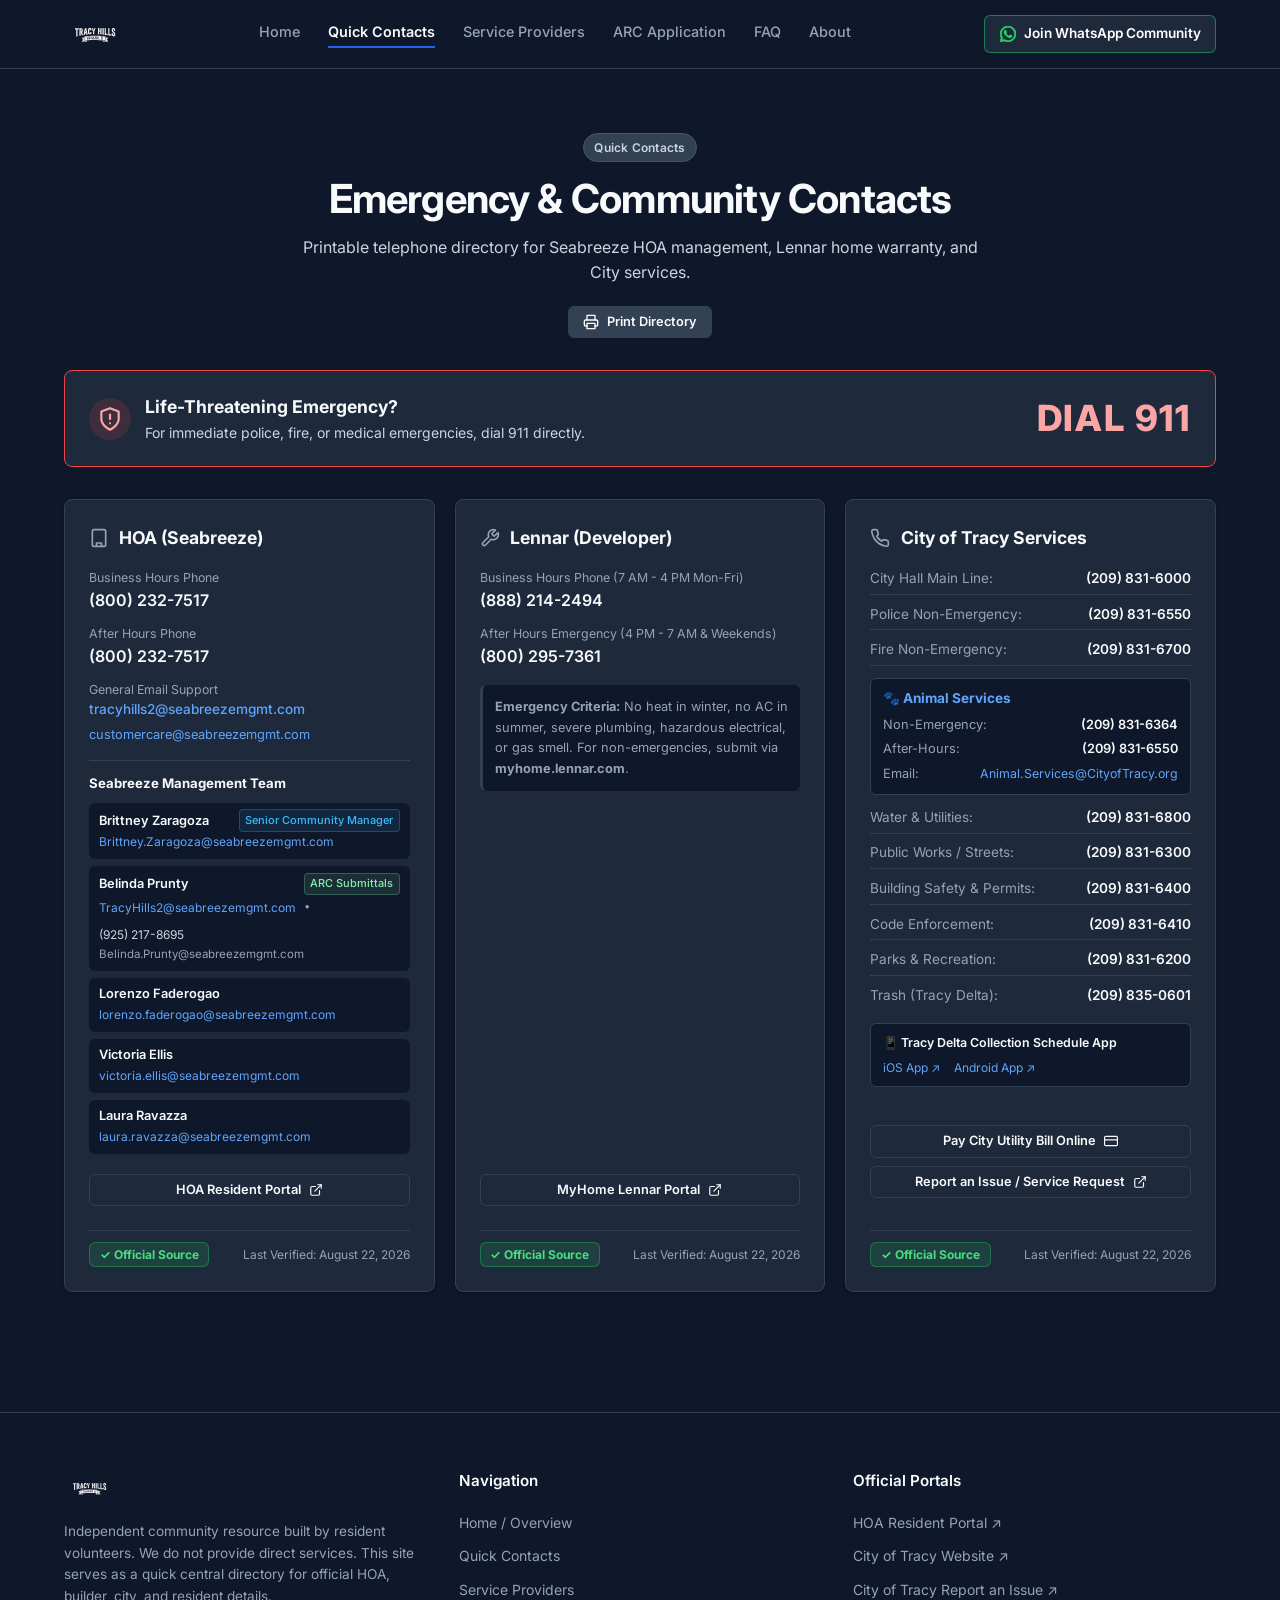
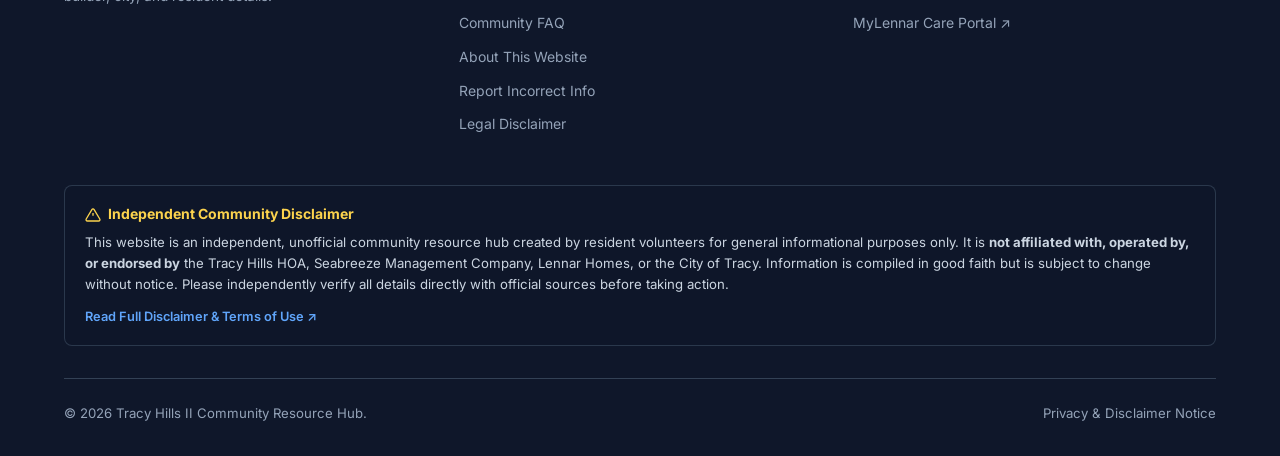
<file: contacts.html>
<!DOCTYPE html>
<html lang="en">
<head>
  <meta charset="UTF-8">
  <meta name="viewport" content="width=device-width, initial-scale=1.0">
  <title>Tracy Hills II (Tracy Hills) Contacts | City of Tracy, Seabreeze, Lennar</title>
  
  <!-- Meta Descriptions & SEO -->
  <meta name="description" content="Directory of Tracy Hills HOA (Seabreeze Management), Lennar home warranty, emergency services, utility providers, and City of Tracy telephone numbers for Tracy Hills II (Tracy Hills Phase 2) residents.">
  <meta name="keywords" content="Tracy Hills, Tracy Hills II, Tracy Hills Phase 2, Tracy Hills Phase II, THP2, Tracy Hills contacts, Tracy Hills HOA phone number, Seabreeze Management Tracy Hills, City of Tracy police non-emergency, Lennar warranty Tracy Hills, Tracy emergency contacts">
  <meta name="author" content="Tracy Hills II Community">
  <meta name="robots" content="index, follow">
  <link rel="canonical" href="https://tracyhills2.github.io/contacts.html">

  <!-- Open Graph & Twitter Meta -->
  <meta property="og:type" content="website">
  <meta property="og:url" content="https://tracyhills2.github.io/contacts.html">
  <meta property="og:site_name" content="Tracy Hills II Community Resource Hub">
  <meta property="og:title" content="Quick Contacts | Tracy Hills II HOA, Lennar Warranty & City of Tracy">
  <meta property="og:description" content="Essential contacts for Tracy Hills II residents: Seabreeze HOA management, Lennar Customer Care, utilities, and City of Tracy services.">
  <meta property="og:image" content="https://tracyhills2.github.io/images/thp2-logo-social-v2.png">
  <meta property="og:image:width" content="1200">
  <meta property="og:image:height" content="630">
  <meta property="og:image:alt" content="Tracy Hills Phase II Community Resource Hub Logo">
  <meta name="twitter:card" content="summary_large_image">
  <meta name="twitter:title" content="Quick Contacts | Tracy Hills II HOA, Lennar Warranty & City of Tracy">
  <meta name="twitter:description" content="Essential contacts for Tracy Hills II residents: Seabreeze HOA management, Lennar Customer Care, utilities, and City of Tracy services.">
  <meta name="twitter:image" content="https://tracyhills2.github.io/images/thp2-logo-social-v2.png">

  <!-- Structured Data JSON-LD -->
  <script type="application/ld+json">
  {
    "@context": "https://schema.org",
    "@type": "ContactPage",
    "name": "Tracy Hills II (Tracy Hills) Quick Contacts & Directory",
    "alternateName": ["Tracy Hills Contacts", "Tracy Hills Phase 2 HOA & City Contacts"],
    "url": "https://tracyhills2.github.io/contacts.html",
    "description": "Essential phone numbers and portals for Tracy Hills II (Tracy Hills Phase 2) including Seabreeze HOA Management, Lennar Customer Care, and City of Tracy departments.",
    "isPartOf": {
      "@type": "WebSite",
      "name": "Tracy Hills II Community Resource Hub",
      "url": "https://tracyhills2.github.io/"
    }
  }
  </script>

  <!-- Google Fonts Inter -->
  <link rel="preconnect" href="https://fonts.googleapis.com">
  <link rel="preconnect" href="https://fonts.gstatic.com" crossorigin>
  <link href="https://fonts.googleapis.com/css2?family=Inter:wght@400;500;600;700;800;900&display=swap" rel="stylesheet">
  
  <!-- Stylesheet -->
  <link rel="icon" type="image/svg+xml" href="favicon.svg">
  <link rel="stylesheet" href="css/styles.css">
</head>
<body>

  <!-- Site Header -->
  <header class="site-header">
    <div class="container header-container">
      <a href="index.html" class="brand-logo" aria-label="Tracy Hills II Home">
        <img src="images/thp2-logo-v2.svg" alt="Tracy Hills Phase II Community Logo" class="brand-logo-img">
      </a>

      <nav class="desktop-nav">
        <a href="index.html" class="nav-link">Home</a>
        <a href="contacts.html" class="nav-link active">Quick Contacts</a>
        <a href="providers.html" class="nav-link">Service Providers</a>
        <a href="arc-application.html" class="nav-link">ARC Application</a>
        <a href="faq.html" class="nav-link">FAQ</a>
        <a href="about.html" class="nav-link">About</a>
      </nav>

      <div style="display: flex; align-items: center; gap: 1rem;">
        <a href="https://chat.whatsapp.com/JbKtulmPtaKJ3CA4htB0uS?mode=gi_t" target="_blank" rel="noopener noreferrer" class="desktop-cta">
          <svg width="16" height="16" viewBox="0 0 24 24" fill="#25D366" stroke="#25D366"><path d="M17.472 14.382c-.297-.149-1.758-.867-2.03-.967-.273-.099-.471-.148-.67.15-.197.297-.767.966-.94 1.164-.173.199-.347.223-.644.075-.297-.15-1.255-.463-2.39-1.475-.883-.788-1.48-1.761-1.653-2.059-.173-.297-.018-.458.13-.606.134-.133.298-.347.446-.52.149-.174.198-.298.298-.497.099-.198.05-.371-.025-.52-.075-.149-.669-1.612-.916-2.207-.242-.579-.487-.501-.669-.51l-.57-.01c-.198 0-.52.074-.792.372s-1.04 1.016-1.04 2.479 1.065 2.876 1.213 3.074c.149.198 2.095 3.2 5.076 4.487.709.306 1.263.489 1.694.626.712.226 1.36.194 1.872.118.571-.085 1.758-.719 2.006-1.413.248-.694.248-1.289.173-1.413-.074-.124-.272-.198-.57-.347m-5.421 7.403h-.004a9.87 9.87 0 01-5.031-1.378l-.361-.214-3.741.982.998-3.648-.235-.374a9.86 9.86 0 01-1.51-5.26c.001-5.45 4.436-9.884 9.888-9.884 2.64 0 5.122 1.03 6.988 2.898a9.825 9.825 0 012.893 6.99c-.002 5.45-4.437 9.884-9.885 9.884m8.413-18.297A11.815 11.815 0 0012.05 0C5.495 0 .16 5.335.157 11.892c0 2.096.547 4.142 1.588 5.945L.057 24l6.305-1.654a11.882 11.882 0 005.683 1.448h.005c6.554 0 11.89-5.335 11.893-11.893a11.821 11.821 0 00-3.48-8.413z"/></svg>
          <span>Join WhatsApp Community</span>
        </a>

        <button id="mobile-menu-toggle" class="mobile-toggle" aria-label="Open navigation menu" data-tour="menu-toggle">
          <svg width="20" height="20" viewBox="0 0 24 24" fill="none" stroke="currentColor" stroke-width="2.5" stroke-linecap="round" stroke-linejoin="round"><line x1="3" y1="12" x2="21" y2="12"></line><line x1="3" y1="6" x2="21" y2="6"></line><line x1="3" y1="18" x2="21" y2="18"></line></svg>
          <span class="mobile-toggle-text">MENU</span>
        </button>
      </div>
    </div>
  </header>

  <!-- Mobile Nav Overlay -->
  <div id="mobile-nav-overlay" class="mobile-nav-overlay">
    <div class="mobile-nav-drawer">
      <div class="mobile-drawer-header">
        <div class="brand-logo">
          <img src="images/thp2-logo-v2.svg" alt="Tracy Hills Phase II Logo" style="height: 38px; width: auto;">
        </div>
        <button id="mobile-drawer-close" style="color: var(--text-muted); padding: 0.25rem;">
          <svg width="24" height="24" viewBox="0 0 24 24" fill="none" stroke="currentColor" stroke-width="2" stroke-linecap="round" stroke-linejoin="round"><line x1="18" y1="6" x2="6" y2="18"></line><line x1="6" y1="6" x2="18" y2="18"></line></svg>
        </button>
      </div>

      <nav class="mobile-drawer-links" data-tour="drawer-links">
        <a href="index.html" class="nav-link">Home</a>
        <a href="contacts.html" class="nav-link active">Quick Contacts</a>
        <a href="providers.html" class="nav-link">Service Providers</a>
        <a href="arc-application.html" class="nav-link">ARC Application</a>
        <a href="faq.html" class="nav-link">FAQ</a>
        <a href="about.html" class="nav-link">About</a>
      </nav>

      <div style="margin-top: auto; padding-top: 1.5rem; border-top: 1px solid var(--border-subtle);">
        <a href="https://chat.whatsapp.com/JbKtulmPtaKJ3CA4htB0uS?mode=gi_t" target="_blank" rel="noopener noreferrer" class="btn btn-primary" style="width: 100%; background: #1E293B; border: 1px solid rgba(37, 211, 102, 0.5);">
          <svg width="18" height="18" viewBox="0 0 24 24" fill="#25D366" stroke="#25D366"><path d="M17.472 14.382c-.297-.149-1.758-.867-2.03-.967-.273-.099-.471-.148-.67.15-.197.297-.767.966-.94 1.164-.173.199-.347.223-.644.075-.297-.15-1.255-.463-2.39-1.475-.883-.788-1.48-1.761-1.653-2.059-.173-.297-.018-.458.13-.606.134-.133.298-.347.446-.52.149-.174.198-.298.298-.497.099-.198.05-.371-.025-.52-.075-.149-.669-1.612-.916-2.207-.242-.579-.487-.501-.669-.51l-.57-.01c-.198 0-.52.074-.792.372s-1.04 1.016-1.04 2.479 1.065 2.876 1.213 3.074c.149.198 2.095 3.2 5.076 4.487.709.306 1.263.489 1.694.626.712.226 1.36.194 1.872.118.571-.085 1.758-.719 2.006-1.413.248-.694.248-1.289.173-1.413-.074-.124-.272-.198-.57-.347m-5.421 7.403h-.004a9.87 9.87 0 01-5.031-1.378l-.361-.214-3.741.982.998-3.648-.235-.374a9.86 9.86 0 01-1.51-5.26c.001-5.45 4.436-9.884 9.888-9.884 2.64 0 5.122 1.03 6.988 2.898a9.825 9.825 0 012.893 6.99c-.002 5.45-4.437 9.884-9.885 9.884m8.413-18.297A11.815 11.815 0 0012.05 0C5.495 0 .16 5.335.157 11.892c0 2.096.547 4.142 1.588 5.945L.057 24l6.305-1.654a11.882 11.882 0 005.683 1.448h.005c6.554 0 11.89-5.335 11.893-11.893a11.821 11.821 0 00-3.48-8.413z"/></svg>
          <span style="color: #FFFFFF;">Join WhatsApp Community</span>
        </a>
      </div>
    </div>
  </div>

  <main class="section-padding">
    <div class="container">
      
      <!-- Page Header -->
      <div style="text-align: center; max-width: 700px; margin: 0 auto 2rem auto;">
        <span class="badge" style="margin-bottom: 0.75rem;">Quick Contacts</span>
        <h1 class="page-title" style="margin-bottom: 0.65rem;">Emergency & Community Contacts</h1>
        <p style="color: var(--text-secondary); font-size: 1rem; line-height: 1.6; margin-bottom: 1.25rem;">
          Printable telephone directory for Seabreeze HOA management, Lennar home warranty, and City services.
        </p>
        <button onclick="window.print()" class="btn btn-secondary btn-sm no-print" style="margin: 0 auto; display: inline-flex; align-items: center; gap: 0.5rem;">
          <svg width="16" height="16" viewBox="0 0 24 24" fill="none" stroke="currentColor" stroke-width="2" stroke-linecap="round" stroke-linejoin="round"><polyline points="6 9 6 2 18 2 18 9"></polyline><path d="M6 18H4a2 2 0 0 1-2-2v-5a2 2 0 0 1 2-2h16a2 2 0 0 1 2 2v5a2 2 0 0 1-2 2h-2"></path><rect x="6" y="14" width="12" height="8"></rect></svg>
          <span>Print Directory</span>
        </button>
      </div>

      <!-- Emergency Alert Header Box -->
      <div style="background: #1E293B; border: 1px solid #EF4444; border-radius: var(--radius-md); padding: 1.15rem 1.5rem; margin-bottom: 2rem; display: flex; align-items: center; justify-content: space-between; flex-wrap: wrap; gap: 1.25rem;">
        <div style="display: flex; align-items: center; gap: 0.85rem;">
          <div style="padding: 0.5rem; background: rgba(239, 68, 68, 0.15); border-radius: 50%; color: #FCA5A5;">
            <svg width="26" height="26" viewBox="0 0 24 24" fill="none" stroke="currentColor" stroke-width="2" stroke-linecap="round" stroke-linejoin="round"><path d="M12 22s8-4 8-10V5l-8-3-8 3v7c0 6 8 10 8 10z"></path><line x1="12" y1="8" x2="12" y2="12"></line><line x1="12" y1="16" x2="12.01" y2="16"></line></svg>
          </div>
          <div>
            <div style="font-size: 1.1rem; font-weight: 700; color: #F8FAFC;">Life-Threatening Emergency?</div>
            <div style="color: var(--text-secondary); font-size: 0.875rem;">For immediate police, fire, or medical emergencies, dial 911 directly.</div>
          </div>
        </div>
        <div style="font-size: clamp(1.5rem, 6vw, 2.25rem); font-weight: 800; color: #FCA5A5; letter-spacing: 0.05em;">DIAL 911</div>
      </div>

      <!-- Contact Categories Grid -->
      <div class="grid-responsive-3col" style="align-items: stretch;">
        
        <!-- Seabreeze HOA Card -->
        <div class="card" style="display: flex; flex-direction: column; justify-content: space-between; height: 100%;">
          <div>
            <div style="display: flex; align-items: center; gap: 0.65rem; margin-bottom: 1rem;">
              <svg width="20" height="20" viewBox="0 0 24 24" fill="none" stroke="#94A3B8" stroke-width="2" stroke-linecap="round" stroke-linejoin="round"><rect x="4" y="2" width="16" height="20" rx="2" ry="2"></rect><path d="M9 22v-4h6v4"></path></svg>
              <h2 style="font-size: 1.1rem; font-weight: 700; color: var(--text-primary);">HOA (Seabreeze)</h2>
            </div>

            <div style="display: flex; flex-direction: column; gap: 0.65rem; font-size: 0.85rem;">
              <div>
                <div style="color: var(--text-muted); font-size: 0.775rem;">Business Hours Phone</div>
                <div style="font-weight: 600; color: var(--text-primary); font-size: 1rem;">(800) 232-7517</div>
              </div>
              <div>
                <div style="color: var(--text-muted); font-size: 0.775rem;">After Hours Phone</div>
                <div style="font-weight: 600; color: var(--text-primary); font-size: 1rem;">(800) 232-7517</div>
              </div>
              <div>
                <div style="color: var(--text-muted); font-size: 0.775rem;">General Email Support</div>
                <div style="display: flex; flex-direction: column; gap: 0.25rem;">
                  <a href="mailto:tracyhills2@seabreezemgmt.com" style="color: var(--accent-link); word-break: break-all; font-weight: 500;">tracyhills2@seabreezemgmt.com</a>
                  <a href="mailto:customercare@seabreezemgmt.com" style="color: var(--accent-link); word-break: break-all; font-size: 0.8rem;">customercare@seabreezemgmt.com</a>
                </div>
              </div>

              <!-- Seabreeze Staff Contacts -->
              <div style="border-top: 1px solid var(--border-subtle); padding-top: 0.75rem; margin-top: 0.25rem;">
                <div style="font-size: 0.825rem; font-weight: 700; color: var(--text-primary); margin-bottom: 0.55rem;">Seabreeze Management Team</div>
                <div style="display: flex; flex-direction: column; gap: 0.45rem;">
                  <div style="font-size: 0.8rem; background: #0F172A; padding: 0.4rem 0.6rem; border-radius: var(--radius-sm);">
                    <div style="display: flex; justify-content: space-between; align-items: center; flex-wrap: wrap; gap: 0.25rem;">
                      <div style="font-weight: 600; color: var(--text-primary);">Brittney Zaragoza</div>
                      <span style="font-size: 0.685rem; color: #38bdf8; background: rgba(56, 189, 248, 0.1); border: 1px solid rgba(56, 189, 248, 0.25); border-radius: 4px; padding: 0.1rem 0.35rem; font-weight: 500;">Senior Community Manager</span>
                    </div>
                    <a href="mailto:Brittney.Zaragoza@seabreezemgmt.com" style="color: var(--accent-link); font-size: 0.75rem; word-break: break-all;">Brittney.Zaragoza@seabreezemgmt.com</a>
                  </div>
                  <div style="font-size: 0.8rem; background: #0F172A; padding: 0.4rem 0.6rem; border-radius: var(--radius-sm);">
                    <div style="display: flex; justify-content: space-between; align-items: center; flex-wrap: wrap; gap: 0.25rem;">
                      <div style="font-weight: 600; color: var(--text-primary);">Belinda Prunty</div>
                      <span style="font-size: 0.685rem; color: #86efac; background: rgba(134, 239, 172, 0.1); border: 1px solid rgba(134, 239, 172, 0.25); border-radius: 4px; padding: 0.1rem 0.35rem; font-weight: 500;">ARC Submittals</span>
                    </div>
                    <div style="display: flex; flex-wrap: wrap; gap: 0.5rem; align-items: center; margin-top: 0.15rem;">
                      <a href="mailto:TracyHills2@seabreezemgmt.com" style="color: var(--accent-link); font-size: 0.75rem; word-break: break-all;">TracyHills2@seabreezemgmt.com</a>
                      <span style="color: var(--text-muted); font-size: 0.7rem;">•</span>
                      <a href="tel:9252178695" style="color: var(--text-secondary); font-size: 0.75rem;">(925) 217-8695</a>
                    </div>
                    <a href="mailto:Belinda.Prunty@seabreezemgmt.com" style="color: var(--text-muted); font-size: 0.72rem; word-break: break-all;">Belinda.Prunty@seabreezemgmt.com</a>
                  </div>
                  <div style="font-size: 0.8rem; background: #0F172A; padding: 0.4rem 0.6rem; border-radius: var(--radius-sm);">
                    <div style="font-weight: 600; color: var(--text-primary);">Lorenzo Faderogao</div>
                    <a href="mailto:lorenzo.faderogao@seabreezemgmt.com" style="color: var(--accent-link); font-size: 0.75rem; word-break: break-all;">lorenzo.faderogao@seabreezemgmt.com</a>
                  </div>
                  <div style="font-size: 0.8rem; background: #0F172A; padding: 0.4rem 0.6rem; border-radius: var(--radius-sm);">
                    <div style="font-weight: 600; color: var(--text-primary);">Victoria Ellis</div>
                    <a href="mailto:victoria.ellis@seabreezemgmt.com" style="color: var(--accent-link); font-size: 0.75rem; word-break: break-all;">victoria.ellis@seabreezemgmt.com</a>
                  </div>
                  <div style="font-size: 0.8rem; background: #0F172A; padding: 0.4rem 0.6rem; border-radius: var(--radius-sm);">
                    <div style="font-weight: 600; color: var(--text-primary);">Laura Ravazza</div>
                    <a href="mailto:laura.ravazza@seabreezemgmt.com" style="color: var(--accent-link); font-size: 0.75rem; word-break: break-all;">laura.ravazza@seabreezemgmt.com</a>
                  </div>
                </div>
              </div>
            </div>
          </div>

          <div style="margin-top: auto; padding-top: 1.25rem;">
            <a href="https://commarea.cincwebaxis.com" target="_blank" rel="noopener noreferrer" class="btn btn-outline btn-sm" style="width: 100%; margin-bottom: 0.75rem;">
              <span>HOA Resident Portal</span>
              <svg width="14" height="14" viewBox="0 0 24 24" fill="none" stroke="currentColor" stroke-width="2" stroke-linecap="round" stroke-linejoin="round"><path d="M18 13v6a2 2 0 0 1-2 2H5a2 2 0 0 1-2-2V8a2 2 0 0 1 2-2h6"></path><polyline points="15 3 21 3 21 9"></polyline><line x1="10" y1="14" x2="21" y2="3"></line></svg>
            </a>
            <div class="trust-meta-bar">
              <span class="trust-badge trust-badge-official">✓ Official Source</span>
              <span class="trust-meta-date">Last Verified: August 22, 2026</span>
            </div>
          </div>
        </div>

        <!-- Lennar Developer Card -->
        <div class="card" style="display: flex; flex-direction: column; justify-content: space-between; height: 100%;">
          <div>
            <div style="display: flex; align-items: center; gap: 0.65rem; margin-bottom: 1rem;">
              <svg width="20" height="20" viewBox="0 0 24 24" fill="none" stroke="#94A3B8" stroke-width="2" stroke-linecap="round" stroke-linejoin="round"><path d="M14.7 6.3a1 1 0 0 0 0 1.4l1.6 1.6a1 1 0 0 0 1.4 0l3.77-3.77a6 6 0 0 1-7.94 7.94l-6.91 6.91a2.12 2.12 0 0 1-3-3l6.91-6.91a6 6 0 0 1 7.94-7.94l-3.76 3.76z"></path></svg>
              <h2 style="font-size: 1.1rem; font-weight: 700; color: var(--text-primary);">Lennar (Developer)</h2>
            </div>

            <div style="display: flex; flex-direction: column; gap: 0.65rem; font-size: 0.85rem;">
              <div>
                <div style="color: var(--text-muted); font-size: 0.775rem;">Business Hours Phone (7 AM - 4 PM Mon-Fri)</div>
                <div style="font-weight: 600; color: var(--text-primary); font-size: 1rem;">(888) 214-2494</div>
              </div>
              <div>
                <div style="color: var(--text-muted); font-size: 0.775rem;">After Hours Emergency (4 PM - 7 AM & Weekends)</div>
                <div style="font-weight: 600; color: var(--text-primary); font-size: 1rem;">(800) 295-7361</div>
              </div>
              <div style="background: #0F172A; padding: 0.75rem; border-radius: var(--radius-sm); border-left: 3px solid #334155; font-size: 0.8rem; color: var(--text-muted); margin-top: 0.35rem;">
                <strong>Emergency Criteria:</strong> No heat in winter, no AC in summer, severe plumbing, hazardous electrical, or gas smell. For non-emergencies, submit via <strong>myhome.lennar.com</strong>.
              </div>
            </div>
          </div>

          <div style="margin-top: auto; padding-top: 1.25rem;">
            <a href="https://myhome.lennar.com" target="_blank" rel="noopener noreferrer" class="btn btn-outline btn-sm" style="width: 100%; margin-bottom: 0.75rem;">
              <span>MyHome Lennar Portal</span>
              <svg width="14" height="14" viewBox="0 0 24 24" fill="none" stroke="currentColor" stroke-width="2" stroke-linecap="round" stroke-linejoin="round"><path d="M18 13v6a2 2 0 0 1-2 2H5a2 2 0 0 1-2-2V8a2 2 0 0 1 2-2h6"></path><polyline points="15 3 21 3 21 9"></polyline><line x1="10" y1="14" x2="21" y2="3"></line></svg>
            </a>
            <div class="trust-meta-bar">
              <span class="trust-badge trust-badge-official">✓ Official Source</span>
              <span class="trust-meta-date">Last Verified: August 22, 2026</span>
            </div>
          </div>
        </div>

        <!-- City of Tracy Services Card -->
        <div class="card" style="display: flex; flex-direction: column; justify-content: space-between; height: 100%;">
          <div>
            <div style="display: flex; align-items: center; gap: 0.65rem; margin-bottom: 1rem;">
              <svg width="20" height="20" viewBox="0 0 24 24" fill="none" stroke="#94A3B8" stroke-width="2" stroke-linecap="round" stroke-linejoin="round"><path d="M22 16.92v3a2 2 0 0 1-2.18 2 19.79 19.79 0 0 1-8.63-3.07 19.5 19.5 0 0 1-6-6 19.79 19.79 0 0 1-3.07-8.67A2 2 0 0 1 4.11 2h3a2 2 0 0 1 2 1.72 12.84 12.84 0 0 0 .7 2.81 2 2 0 0 1-.45 2.11L8.09 9.91a16 16 0 0 0 6 6l1.27-1.27a2 2 0 0 1 2.11-.45 12.84 12.84 0 0 0 2.81.7A2 2 0 0 1 22 16.92z"></path></svg>
              <h2 style="font-size: 1.1rem; font-weight: 700; color: var(--text-primary);">City of Tracy Services</h2>
            </div>

            <div style="display: flex; flex-direction: column; gap: 0.55rem; font-size: 0.85rem;">
              <div style="display: flex; justify-content: space-between; padding-bottom: 0.25rem; border-bottom: 1px solid var(--border-subtle);">
                <span style="color: var(--text-muted);">City Hall Main Line:</span>
                <span style="font-weight: 600; color: var(--text-primary);">(209) 831-6000</span>
              </div>
              <div style="display: flex; justify-content: space-between; padding-bottom: 0.25rem; border-bottom: 1px solid var(--border-subtle);">
                <span style="color: var(--text-muted);">Police Non-Emergency:</span>
                <span style="font-weight: 600; color: var(--text-primary);">(209) 831-6550</span>
              </div>
              <div style="display: flex; justify-content: space-between; padding-bottom: 0.25rem; border-bottom: 1px solid var(--border-subtle);">
                <span style="color: var(--text-muted);">Fire Non-Emergency:</span>
                <span style="font-weight: 600; color: var(--text-primary);">(209) 831-6700</span>
              </div>

              <!-- Animal Services Block -->
              <div style="background: #0F172A; padding: 0.6rem 0.75rem; border-radius: var(--radius-sm); border: 1px solid var(--border-subtle); margin: 0.2rem 0;">
                <div style="font-weight: 700; color: var(--accent-link); font-size: 0.85rem; margin-bottom: 0.3rem;">🐾 Animal Services</div>
                <div style="display: flex; flex-direction: column; gap: 0.25rem; font-size: 0.8rem;">
                  <div style="display: flex; justify-content: space-between;">
                    <span style="color: var(--text-muted);">Non-Emergency:</span>
                    <a href="tel:2098316364" style="font-weight: 600; color: var(--text-primary);">(209) 831-6364</a>
                  </div>
                  <div style="display: flex; justify-content: space-between;">
                    <span style="color: var(--text-muted);">After-Hours:</span>
                    <a href="tel:2098316550" style="font-weight: 600; color: var(--text-primary);">(209) 831-6550</a>
                  </div>
                  <div style="display: flex; justify-content: space-between;">
                    <span style="color: var(--text-muted);">Email:</span>
                    <a href="mailto:Animal.Services@CityofTracy.org" style="color: var(--accent-link); font-size: 0.775rem;">Animal.Services@CityofTracy.org</a>
                  </div>
                </div>
              </div>

              <div style="display: flex; justify-content: space-between; padding-bottom: 0.25rem; border-bottom: 1px solid var(--border-subtle);">
                <span style="color: var(--text-muted);">Water & Utilities:</span>
                <a href="tel:2098316800" style="font-weight: 600; color: var(--text-primary);">(209) 831-6800</a>
              </div>
              <div style="display: flex; justify-content: space-between; padding-bottom: 0.25rem; border-bottom: 1px solid var(--border-subtle);">
                <span style="color: var(--text-muted);">Public Works / Streets:</span>
                <a href="tel:2098316300" style="font-weight: 600; color: var(--text-primary);">(209) 831-6300</a>
              </div>
              <div style="display: flex; justify-content: space-between; padding-bottom: 0.25rem; border-bottom: 1px solid var(--border-subtle);">
                <span style="color: var(--text-muted);">Building Safety & Permits:</span>
                <a href="tel:2098316400" style="font-weight: 600; color: var(--text-primary);">(209) 831-6400</a>
              </div>
              <div style="display: flex; justify-content: space-between; padding-bottom: 0.25rem; border-bottom: 1px solid var(--border-subtle);">
                <span style="color: var(--text-muted);">Code Enforcement:</span>
                <a href="tel:2098316410" style="font-weight: 600; color: var(--text-primary);">(209) 831-6410</a>
              </div>
              <div style="display: flex; justify-content: space-between; padding-bottom: 0.25rem; border-bottom: 1px solid var(--border-subtle);">
                <span style="color: var(--text-muted);">Parks & Recreation:</span>
                <a href="tel:2098316200" style="font-weight: 600; color: var(--text-primary);">(209) 831-6200</a>
              </div>
              <div style="display: flex; justify-content: space-between; padding-bottom: 0.25rem;">
                <span style="color: var(--text-muted);">Trash (Tracy Delta):</span>
                <a href="tel:2098350601" style="font-weight: 600; color: var(--text-primary);">(209) 835-0601</a>
              </div>

              <!-- Trash App Box -->
              <div style="background: #0F172A; padding: 0.55rem 0.75rem; border-radius: var(--radius-sm); border: 1px solid var(--border-subtle); margin-top: 0.25rem;">
                <div style="font-size: 0.775rem; font-weight: 600; color: var(--text-primary); margin-bottom: 0.35rem;">📱 Tracy Delta Collection Schedule App</div>
                <div style="display: flex; gap: 0.85rem; font-size: 0.75rem;">
                  <a href="https://apps.apple.com/us/app/tdswm-wvd-collection-services/id6459505232" target="_blank" rel="noopener noreferrer" style="color: var(--accent-link); display: inline-flex; items: center; gap: 0.2rem;">
                    <span>iOS App ↗</span>
                  </a>
                  <a href="https://play.google.com/store/apps/details?id=com.tdswm.recollect.waste" target="_blank" rel="noopener noreferrer" style="color: var(--accent-link); display: inline-flex; items: center; gap: 0.2rem;">
                    <span>Android App ↗</span>
                  </a>
                </div>
              </div>
            </div>
          </div>

          <div style="display: flex; flex-direction: column; gap: 0.5rem; margin-top: auto; padding-top: 1.25rem;">
            <a href="https://ipn.paymentus.com/cp/trcy?lang=en" target="_blank" rel="noopener noreferrer" class="btn btn-outline btn-sm" style="width: 100%;">
              <span>Pay City Utility Bill Online</span>
              <svg width="14" height="14" viewBox="0 0 24 24" fill="none" stroke="currentColor" stroke-width="2" stroke-linecap="round" stroke-linejoin="round"><rect x="1" y="4" width="22" height="16" rx="2" ry="2"></rect><line x1="1" y1="10" x2="23" y2="10"></line></svg>
            </a>
            <a href="https://user.govoutreach.com/tracy/support.php" target="_blank" rel="noopener noreferrer" class="btn btn-outline btn-sm" style="width: 100%; margin-bottom: 0.75rem;">
              <span>Report an Issue / Service Request</span>
              <svg width="14" height="14" viewBox="0 0 24 24" fill="none" stroke="currentColor" stroke-width="2" stroke-linecap="round" stroke-linejoin="round"><path d="M18 13v6a2 2 0 0 1-2 2H5a2 2 0 0 1-2-2V8a2 2 0 0 1 2-2h6"></path><polyline points="15 3 21 3 21 9"></polyline><line x1="10" y1="14" x2="21" y2="3"></line></svg>
            </a>
            <div class="trust-meta-bar">
              <span class="trust-badge trust-badge-official">✓ Official Source</span>
              <span class="trust-meta-date">Last Verified: August 22, 2026</span>
            </div>
          </div>
        </div>

      </div>
    </div>
  </main>

  <!-- Site Footer -->
  <footer class="site-footer">
    <div class="container">
      <div class="footer-grid">
        <div>
          <div style="display: flex; align-items: center; gap: 0.65rem; margin-bottom: 0.85rem;">
            <img src="images/thp2-logo-v2.svg" alt="Tracy Hills Phase II Logo" style="height: 38px; width: auto;">
          </div>
          <p style="color: var(--text-muted); font-size: 0.85rem; line-height: 1.6; margin-bottom: 1rem;">
            Independent community resource built by resident volunteers. We do not provide direct services. This site serves as a quick central directory for official HOA, builder, city, and resident details.
          </p>
        </div>

        <div>
          <h4 class="footer-heading">Navigation</h4>
          <ul class="footer-links">
            <li><a href="index.html">Home / Overview</a></li>
            <li><a href="contacts.html">Quick Contacts</a></li>
            <li><a href="providers.html">Service Providers</a></li>
            <li><a href="faq.html">Community FAQ</a></li>
            <li><a href="about.html">About This Website</a></li>
            <li><a href="report-information.html">Report Incorrect Info</a></li>
            <li><a href="disclaimer.html">Legal Disclaimer</a></li>
          </ul>
        </div>

        <div>
          <h4 class="footer-heading">Official Portals</h4>
          <ul class="footer-links">
            <li><a href="https://commarea.cincwebaxis.com" target="_blank" rel="noopener noreferrer">HOA Resident Portal ↗</a></li>
            <li><a href="https://www.cityoftracy.org" target="_blank" rel="noopener noreferrer">City of Tracy Website ↗</a></li>
            <li><a href="https://user.govoutreach.com/tracy/support.php" target="_blank" rel="noopener noreferrer">City of Tracy Report an Issue ↗</a></li>
            <li><a href="https://myhome.lennar.com" target="_blank" rel="noopener noreferrer">MyLennar Care Portal ↗</a></li>
          </ul>
        </div>
      </div>

      <!-- Footer Disclaimer Component -->
      <div class="footer-disclaimer-box">
        <div class="footer-disclaimer-title">
          <svg width="16" height="16" viewBox="0 0 24 24" fill="none" stroke="currentColor" stroke-width="2"><path d="M10.29 3.86L1.82 18a2 2 0 0 0 1.71 3h16.94a2 2 0 0 0 1.71-3L13.71 3.86a2 2 0 0 0-3.42 0z"></path><line x1="12" y1="9" x2="12" y2="13"></line><line x1="12" y1="17" x2="12.01" y2="17"></line></svg>
          <span>Independent Community Disclaimer</span>
        </div>
        <p>
          This website is an independent, unofficial community resource hub created by resident volunteers for general informational purposes only. It is <strong>not affiliated with, operated by, or endorsed by</strong> the Tracy Hills HOA, Seabreeze Management Company, Lennar Homes, or the City of Tracy. Information is compiled in good faith but is subject to change without notice. Please independently verify all details directly with official sources before taking action.
        </p>
        <a href="disclaimer.html" class="footer-disclaimer-link">Read Full Disclaimer & Terms of Use ↗</a>
      </div>

      <div class="footer-bottom">
        <div>© <span class="dynamic-year">2026</span> Tracy Hills II Community Resource Hub.</div>
        <div><a href="disclaimer.html" style="color: var(--text-muted);">Privacy & Disclaimer Notice</a></div>
      </div>
    </div>
  </footer>

  <script src="js/app.js?v=2.9"></script>
  <script src="js/whatsapp-modal.js?v=2.9"></script>

  <!-- Cloudflare Web Analytics -->
  <script type='module' src='https://static.cloudflareinsights.com/beacon.min.js' data-cf-beacon='{"token": "df8c32b5189748b98cff8eec5268cd60"}'></script>
  <!-- End Cloudflare Web Analytics -->
</body>
</html>
</file>
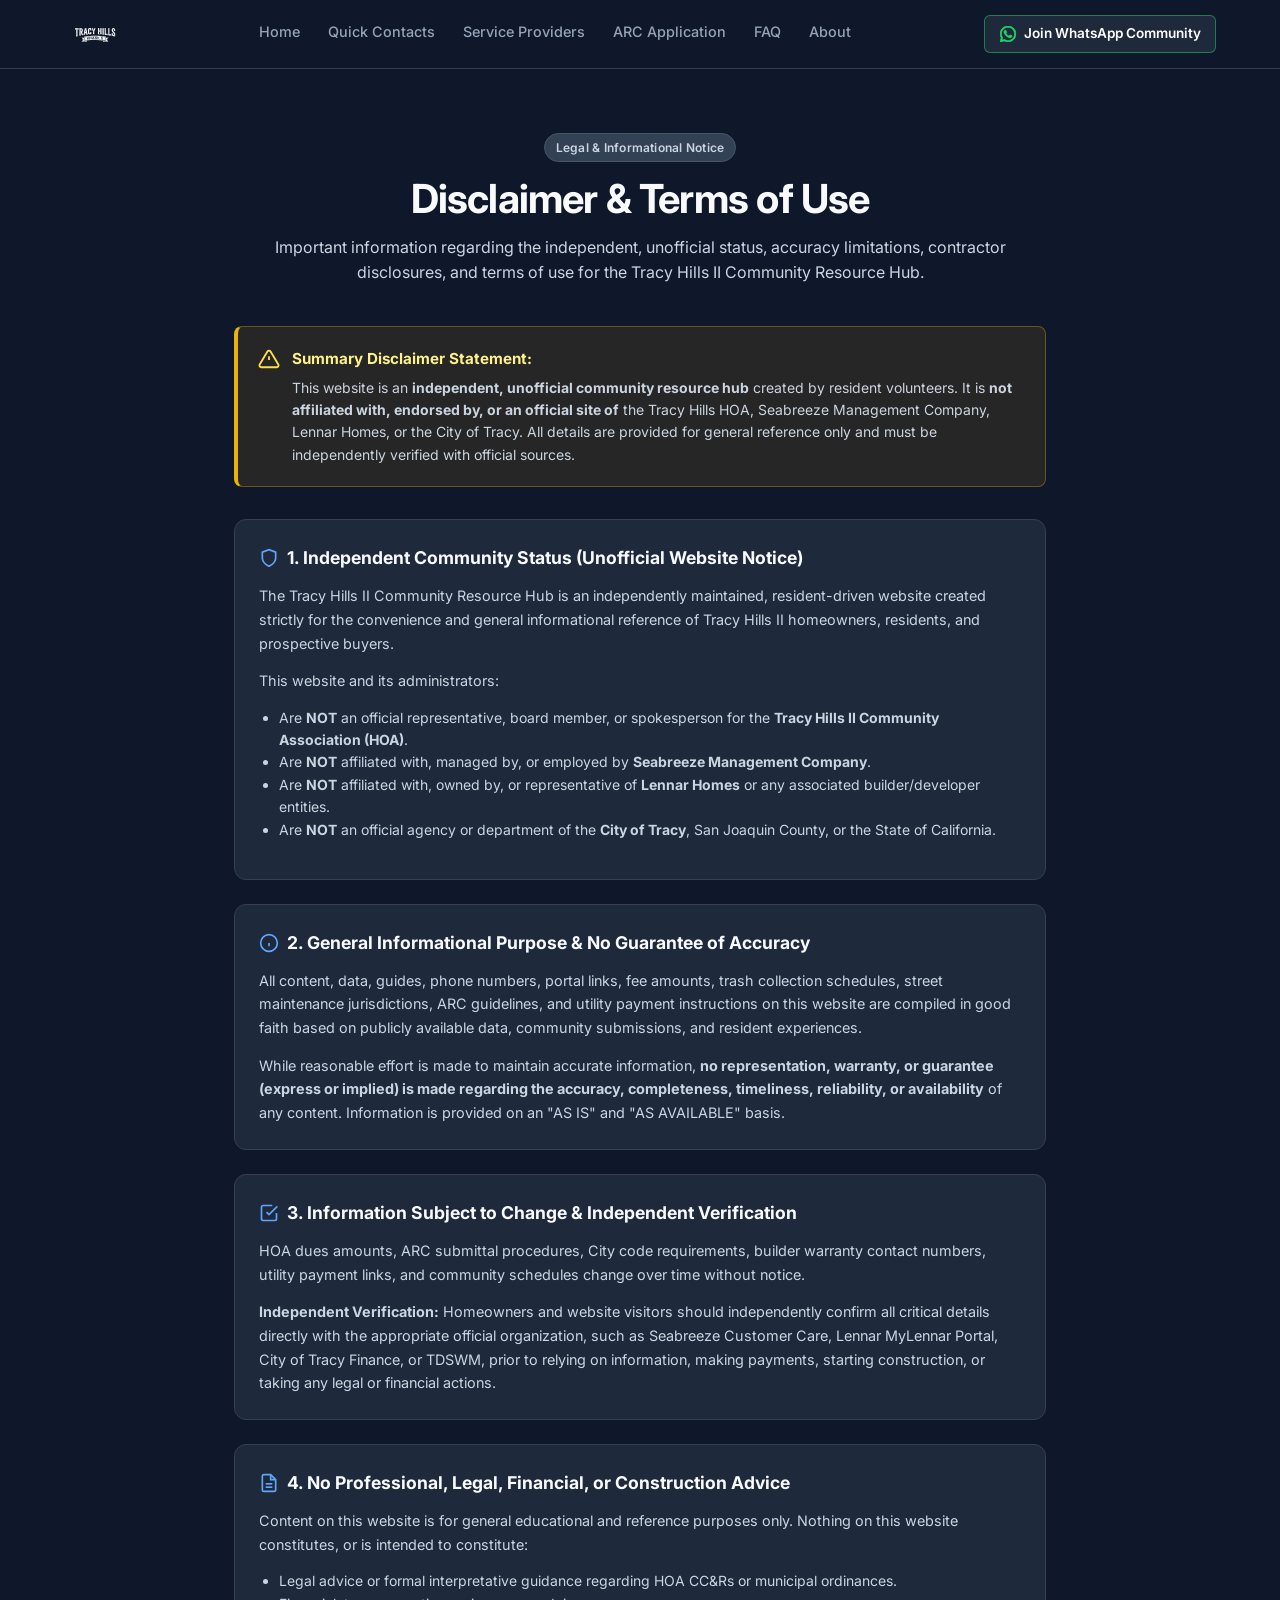
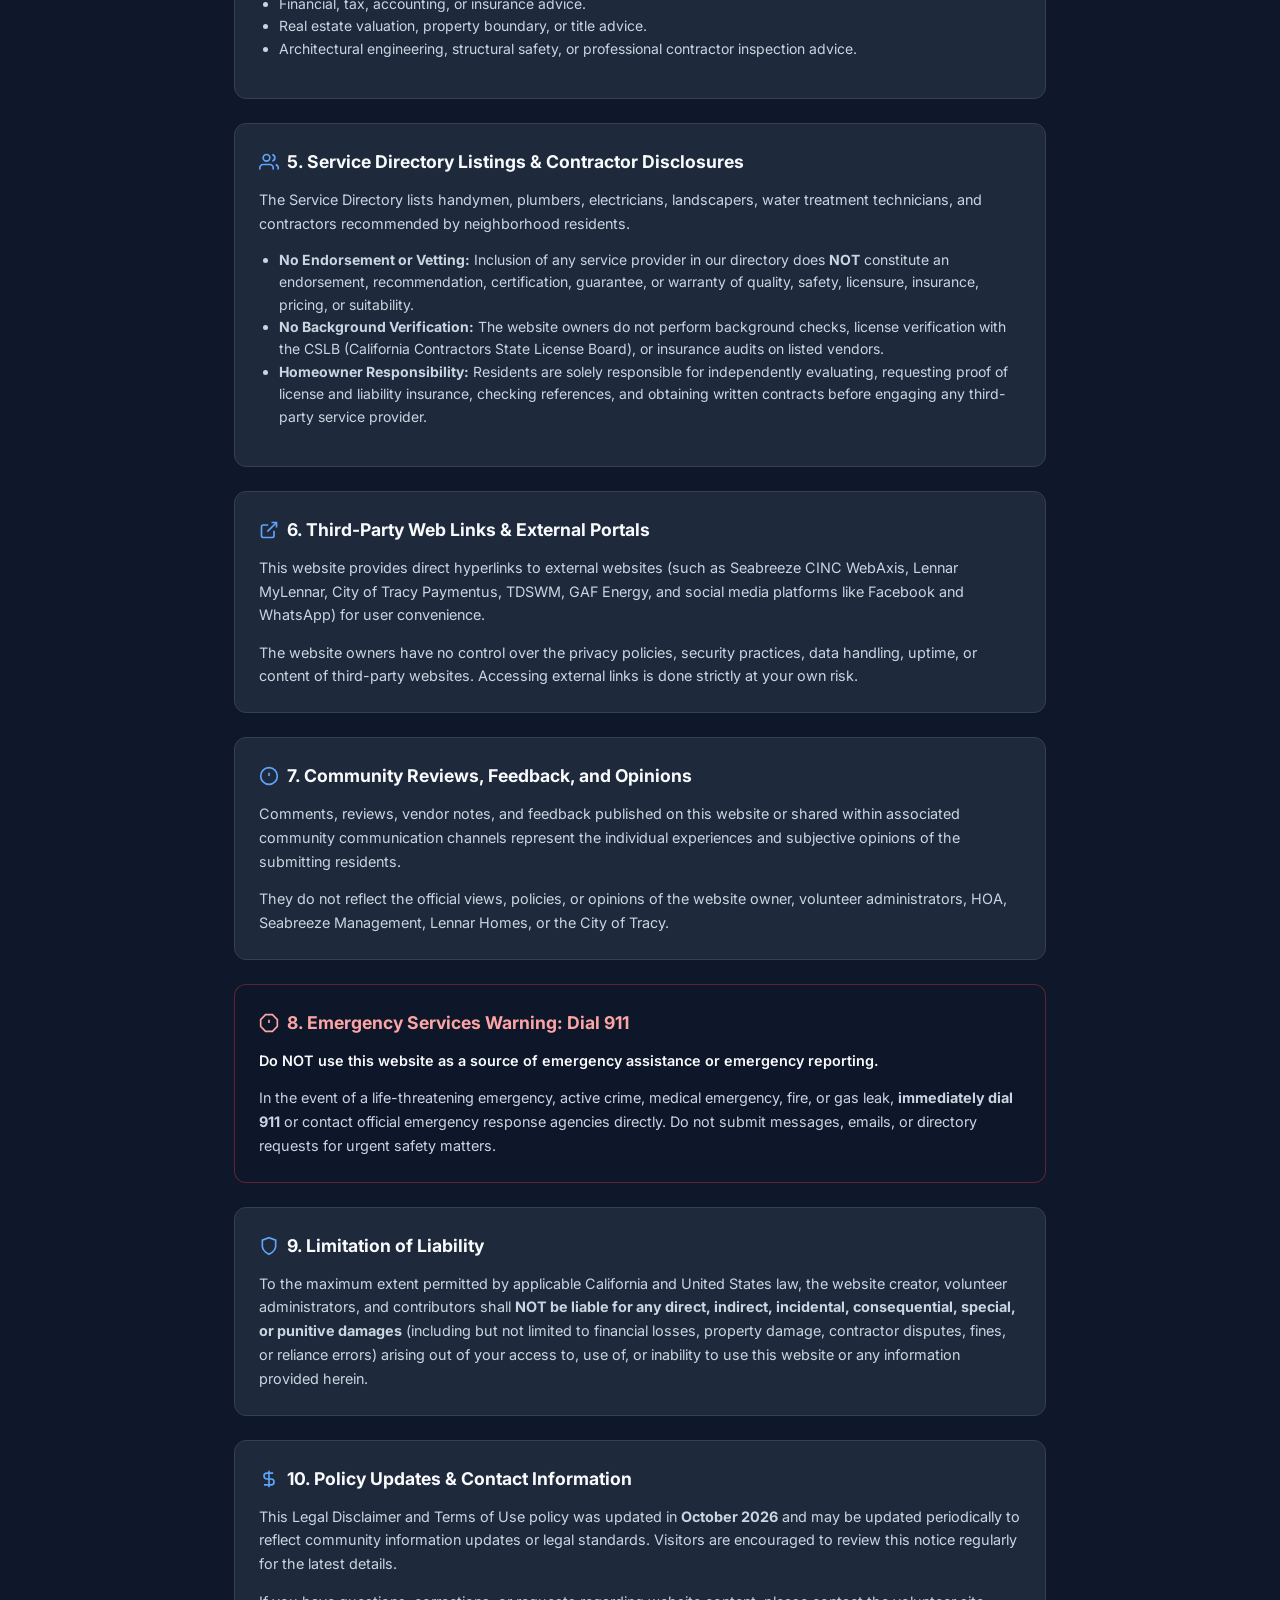
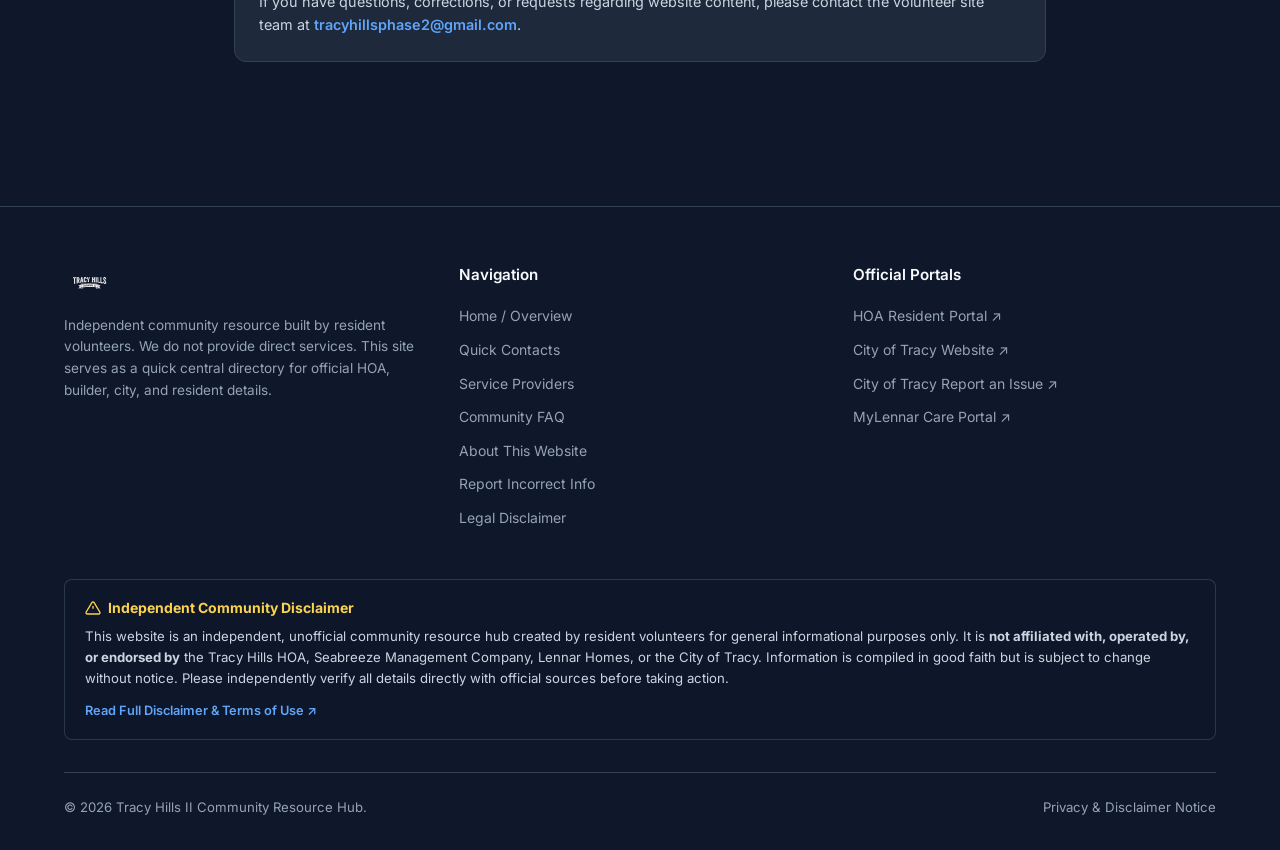
<file: disclaimer.html>
<!DOCTYPE html>
<html lang="en">
<head>
  <meta charset="UTF-8">
  <meta name="viewport" content="width=device-width, initial-scale=1.0">
  <title>Tracy Hills II (Tracy Hills) | Legal Disclaimer & Terms of Use</title>
  
  <!-- Meta Descriptions & SEO -->
  <meta name="description" content="Legal disclaimer, independent status notice, terms of use, and liability disclosures for the Tracy Hills II (Tracy Hills Phase 2) Community Resource Hub.">
  <meta name="keywords" content="Tracy Hills, Tracy Hills II, Tracy Hills Phase 2, Tracy Hills Phase II, THP2, Tracy Hills II disclaimer, terms of use, unofficial site notice, resident community hub liability">
  <meta name="author" content="Tracy Hills II Community">
  <meta name="robots" content="index, follow">
  <link rel="canonical" href="https://tracyhills2.github.io/disclaimer.html">

  <!-- Open Graph Meta -->
  <meta property="og:type" content="website">
  <meta property="og:url" content="https://tracyhills2.github.io/disclaimer.html">
  <meta property="og:site_name" content="Tracy Hills II Community Resource Hub">
  <meta property="og:title" content="Legal Disclaimer & Terms of Use | Tracy Hills II">
  <meta property="og:description" content="Legal disclaimer, independent status notice, terms of use, and liability disclosures for the Tracy Hills II Community Resource Hub.">
  <meta property="og:image" content="https://tracyhills2.github.io/images/thp2-logo-social-v2.png">
  <meta property="og:image:width" content="1200">
  <meta property="og:image:height" content="630">
  <meta property="og:image:alt" content="Tracy Hills Phase II Community Resource Hub Logo">
  <meta name="twitter:card" content="summary_large_image">
  <meta name="twitter:image" content="https://tracyhills2.github.io/images/thp2-logo-social-v2.png">

  <!-- Google Fonts Inter -->
  <link rel="preconnect" href="https://fonts.googleapis.com">
  <link rel="preconnect" href="https://fonts.gstatic.com" crossorigin>
  <link href="https://fonts.googleapis.com/css2?family=Inter:wght@400;500;600;700;800;900&display=swap" rel="stylesheet">
  
  <!-- Stylesheet -->
  <link rel="icon" type="image/svg+xml" href="favicon.svg">
  <link rel="stylesheet" href="css/styles.css">
</head>
<body>

  <!-- Site Header -->
  <header class="site-header">
    <div class="container header-container">
      <a href="index.html" class="brand-logo" aria-label="Tracy Hills II Home">
        <img src="images/thp2-logo-v2.svg" alt="Tracy Hills Phase II Community Logo" class="brand-logo-img">
      </a>

      <nav class="desktop-nav">
        <a href="index.html" class="nav-link">Home</a>
        <a href="contacts.html" class="nav-link">Quick Contacts</a>
        <a href="providers.html" class="nav-link">Service Providers</a>
        <a href="arc-application.html" class="nav-link">ARC Application</a>
        <a href="faq.html" class="nav-link">FAQ</a>
        <a href="about.html" class="nav-link">About</a>
      </nav>

      <div style="display: flex; align-items: center; gap: 1rem;">
        <a href="https://chat.whatsapp.com/JbKtulmPtaKJ3CA4htB0uS?mode=gi_t" target="_blank" rel="noopener noreferrer" class="desktop-cta">
          <svg width="16" height="16" viewBox="0 0 24 24" fill="#25D366" stroke="#25D366"><path d="M17.472 14.382c-.297-.149-1.758-.867-2.03-.967-.273-.099-.471-.148-.67.15-.197.297-.767.966-.94 1.164-.173.199-.347.223-.644.075-.297-.15-1.255-.463-2.39-1.475-.883-.788-1.48-1.761-1.653-2.059-.173-.297-.018-.458.13-.606.134-.133.298-.347.446-.52.149-.174.198-.298.298-.497.099-.198.05-.371-.025-.52-.075-.149-.669-1.612-.916-2.207-.242-.579-.487-.501-.669-.51l-.57-.01c-.198 0-.52.074-.792.372s-1.04 1.016-1.04 2.479 1.065 2.876 1.213 3.074c.149.198 2.095 3.2 5.076 4.487.709.306 1.263.489 1.694.626.712.226 1.36.194 1.872.118.571-.085 1.758-.719 2.006-1.413.248-.694.248-1.289.173-1.413-.074-.124-.272-.198-.57-.347m-5.421 7.403h-.004a9.87 9.87 0 01-5.031-1.378l-.361-.214-3.741.982.998-3.648-.235-.374a9.86 9.86 0 01-1.51-5.26c.001-5.45 4.436-9.884 9.888-9.884 2.64 0 5.122 1.03 6.988 2.898a9.825 9.825 0 012.893 6.99c-.002 5.45-4.437 9.884-9.885 9.884m8.413-18.297A11.815 11.815 0 0012.05 0C5.495 0 .16 5.335.157 11.892c0 2.096.547 4.142 1.588 5.945L.057 24l6.305-1.654a11.882 11.882 0 005.683 1.448h.005c6.554 0 11.89-5.335 11.893-11.893a11.821 11.821 0 00-3.48-8.413z"/></svg>
          <span>Join WhatsApp Community</span>
        </a>

        <button id="mobile-menu-toggle" class="mobile-toggle" aria-label="Open navigation menu" data-tour="menu-toggle">
          <svg width="20" height="20" viewBox="0 0 24 24" fill="none" stroke="currentColor" stroke-width="2.5" stroke-linecap="round" stroke-linejoin="round"><line x1="3" y1="12" x2="21" y2="12"></line><line x1="3" y1="6" x2="21" y2="6"></line><line x1="3" y1="18" x2="21" y2="18"></line></svg>
          <span class="mobile-toggle-text">MENU</span>
        </button>
      </div>
    </div>
  </header>

  <!-- Mobile Nav Overlay -->
  <div id="mobile-nav-overlay" class="mobile-nav-overlay">
    <div class="mobile-nav-drawer">
      <div class="mobile-drawer-header">
        <div class="brand-logo">
          <img src="images/thp2-logo-v2.svg" alt="Tracy Hills Phase II Logo" style="height: 38px; width: auto;">
        </div>
        <button id="mobile-drawer-close" style="color: var(--text-muted); padding: 0.25rem;">
          <svg width="24" height="24" viewBox="0 0 24 24" fill="none" stroke="currentColor" stroke-width="2" stroke-linecap="round" stroke-linejoin="round"><line x1="18" y1="6" x2="6" y2="18"></line><line x1="6" y1="6" x2="18" y2="18"></line></svg>
        </button>
      </div>

      <nav class="mobile-drawer-links" data-tour="drawer-links">
        <a href="index.html" class="nav-link">Home</a>
        <a href="contacts.html" class="nav-link">Quick Contacts</a>
        <a href="providers.html" class="nav-link">Service Providers</a>
        <a href="arc-application.html" class="nav-link">ARC Application</a>
        <a href="faq.html" class="nav-link">FAQ</a>
        <a href="about.html" class="nav-link">About</a>
        <a href="disclaimer.html" class="nav-link active">Legal Disclaimer</a>
      </nav>

      <div style="margin-top: auto; padding-top: 1.5rem; border-top: 1px solid var(--border-subtle);">
        <a href="https://chat.whatsapp.com/JbKtulmPtaKJ3CA4htB0uS?mode=gi_t" target="_blank" rel="noopener noreferrer" class="btn btn-primary" style="width: 100%; background: #1E293B; border: 1px solid rgba(37, 211, 102, 0.5);">
          <svg width="18" height="18" viewBox="0 0 24 24" fill="#25D366" stroke="#25D366"><path d="M17.472 14.382c-.297-.149-1.758-.867-2.03-.967-.273-.099-.471-.148-.67.15-.197.297-.767.966-.94 1.164-.173.199-.347.223-.644.075-.297-.15-1.255-.463-2.39-1.475-.883-.788-1.48-1.761-1.653-2.059-.173-.297-.018-.458.13-.606.134-.133.298-.347.446-.52.149-.174.198-.298.298-.497.099-.198.05-.371-.025-.52-.075-.149-.669-1.612-.916-2.207-.242-.579-.487-.501-.669-.51l-.57-.01c-.198 0-.52.074-.792.372s-1.04 1.016-1.04 2.479 1.065 2.876 1.213 3.074c.149.198 2.095 3.2 5.076 4.487.709.306 1.263.489 1.694.626.712.226 1.36.194 1.872.118.571-.085 1.758-.719 2.006-1.413.248-.694.248-1.289.173-1.413-.074-.124-.272-.198-.57-.347m-5.421 7.403h-.004a9.87 9.87 0 01-5.031-1.378l-.361-.214-3.741.982.998-3.648-.235-.374a9.86 9.86 0 01-1.51-5.26c.001-5.45 4.436-9.884 9.888-9.884 2.64 0 5.122 1.03 6.988 2.898a9.825 9.825 0 012.893 6.99c-.002 5.45-4.437 9.884-9.885 9.884m8.413-18.297A11.815 11.815 0 0012.05 0C5.495 0 .16 5.335.157 11.892c0 2.096.547 4.142 1.588 5.945L.057 24l6.305-1.654a11.882 11.882 0 005.683 1.448h.005c6.554 0 11.89-5.335 11.893-11.893a11.821 11.821 0 00-3.48-8.413z"/></svg>
          <span style="color: #FFFFFF;">Join WhatsApp Community</span>
        </a>
      </div>
    </div>
  </div>

  <!-- Main Content Area -->
  <main class="section-padding">
    <div class="container" style="max-width: 860px;">

      <!-- Hero Header -->
      <div style="text-align: center; margin-bottom: 2.5rem;">
        <span class="badge" style="margin-bottom: 0.75rem;">Legal & Informational Notice</span>
        <h1 class="page-title" style="margin-bottom: 0.65rem;">Disclaimer & Terms of Use</h1>
        <p style="color: var(--text-secondary); font-size: 1rem; line-height: 1.6; max-width: 760px; margin: 0 auto;">
          Important information regarding the independent, unofficial status, accuracy limitations, contractor disclosures, and terms of use for the Tracy Hills II Community Resource Hub.
        </p>
      </div>

      <!-- Highlight Warning Banner -->
      <div style="background: rgba(234, 179, 8, 0.1); border: 1px solid rgba(234, 179, 8, 0.35); border-left: 4px solid #EAB308; border-radius: var(--radius-md); padding: 1.25rem; margin-bottom: 2rem;">
        <div style="display: flex; align-items: flex-start; gap: 0.75rem;">
          <svg width="22" height="22" viewBox="0 0 24 24" fill="none" stroke="#FDE047" stroke-width="2" style="flex-shrink: 0; margin-top: 0.1rem;"><path d="M10.29 3.86L1.82 18a2 2 0 0 0 1.71 3h16.94a2 2 0 0 0 1.71-3L13.71 3.86a2 2 0 0 0-3.42 0z"></path><line x1="12" y1="9" x2="12" y2="13"></line><line x1="12" y1="17" x2="12.01" y2="17"></line></svg>
          <div>
            <strong style="color: #FEF08A; font-size: 0.95rem; display: block; margin-bottom: 0.35rem;">Summary Disclaimer Statement:</strong>
            <div style="color: var(--text-secondary); font-size: 0.875rem; line-height: 1.6;">
              This website is an <strong>independent, unofficial community resource hub</strong> created by resident volunteers. It is <strong>not affiliated with, endorsed by, or an official site of</strong> the Tracy Hills HOA, Seabreeze Management Company, Lennar Homes, or the City of Tracy. All details are provided for general reference only and must be independently verified with official sources.
            </div>
          </div>
        </div>
      </div>

      <!-- Section 1 -->
      <div class="disclaimer-card" id="section-1">
        <h3>
          <svg width="20" height="20" viewBox="0 0 24 24" fill="none" stroke="var(--accent-link)" stroke-width="2"><path d="M12 22s8-4 8-10V5l-8-3-8 3v7c0 6 8 10 8 10z"></path></svg>
          <span>1. Independent Community Status (Unofficial Website Notice)</span>
        </h3>
        <p>
          The Tracy Hills II Community Resource Hub is an independently maintained, resident-driven website created strictly for the convenience and general informational reference of Tracy Hills II homeowners, residents, and prospective buyers.
        </p>
        <p>
          This website and its administrators:
        </p>
        <ul>
          <li>Are <strong>NOT</strong> an official representative, board member, or spokesperson for the <strong>Tracy Hills II Community Association (HOA)</strong>.</li>
          <li>Are <strong>NOT</strong> affiliated with, managed by, or employed by <strong>Seabreeze Management Company</strong>.</li>
          <li>Are <strong>NOT</strong> affiliated with, owned by, or representative of <strong>Lennar Homes</strong> or any associated builder/developer entities.</li>
          <li>Are <strong>NOT</strong> an official agency or department of the <strong>City of Tracy</strong>, San Joaquin County, or the State of California.</li>
        </ul>
      </div>

      <!-- Section 2 -->
      <div class="disclaimer-card" id="section-2">
        <h3>
          <svg width="20" height="20" viewBox="0 0 24 24" fill="none" stroke="var(--accent-link)" stroke-width="2"><circle cx="12" cy="12" r="10"></circle><line x1="12" y1="16" x2="12" y2="12"></line><line x1="12" y1="8" x2="12.01" y2="8"></line></svg>
          <span>2. General Informational Purpose & No Guarantee of Accuracy</span>
        </h3>
        <p>
          All content, data, guides, phone numbers, portal links, fee amounts, trash collection schedules, street maintenance jurisdictions, ARC guidelines, and utility payment instructions on this website are compiled in good faith based on publicly available data, community submissions, and resident experiences.
        </p>
        <p>
          While reasonable effort is made to maintain accurate information, <strong>no representation, warranty, or guarantee (express or implied) is made regarding the accuracy, completeness, timeliness, reliability, or availability</strong> of any content. Information is provided on an "AS IS" and "AS AVAILABLE" basis.
        </p>
      </div>

      <!-- Section 3 -->
      <div class="disclaimer-card" id="section-3">
        <h3>
          <svg width="20" height="20" viewBox="0 0 24 24" fill="none" stroke="var(--accent-link)" stroke-width="2"><polyline points="9 11 12 14 22 4"></polyline><path d="M21 12v7a2 2 0 0 1-2 2H5a2 2 0 0 1-2-2V5a2 2 0 0 1 2-2h11"></path></svg>
          <span>3. Information Subject to Change & Independent Verification</span>
        </h3>
        <p>
          HOA dues amounts, ARC submittal procedures, City code requirements, builder warranty contact numbers, utility payment links, and community schedules change over time without notice.
        </p>
        <p>
          <strong>Independent Verification:</strong> Homeowners and website visitors should independently confirm all critical details directly with the appropriate official organization, such as Seabreeze Customer Care, Lennar MyLennar Portal, City of Tracy Finance, or TDSWM, prior to relying on information, making payments, starting construction, or taking any legal or financial actions.
        </p>
      </div>

      <!-- Section 4 -->
      <div class="disclaimer-card" id="section-4">
        <h3>
          <svg width="20" height="20" viewBox="0 0 24 24" fill="none" stroke="var(--accent-link)" stroke-width="2"><path d="M14 2H6a2 2 0 0 0-2 2v16a2 2 0 0 0 2 2h12a2 2 0 0 0 2-2V8z"></path><polyline points="14 2 14 8 20 8"></polyline><line x1="16" y1="13" x2="8" y2="13"></line><line x1="16" y1="17" x2="8" y2="17"></line></svg>
          <span>4. No Professional, Legal, Financial, or Construction Advice</span>
        </h3>
        <p>
          Content on this website is for general educational and reference purposes only. Nothing on this website constitutes, or is intended to constitute:
        </p>
        <ul>
          <li>Legal advice or formal interpretative guidance regarding HOA CC&Rs or municipal ordinances.</li>
          <li>Financial, tax, accounting, or insurance advice.</li>
          <li>Real estate valuation, property boundary, or title advice.</li>
          <li>Architectural engineering, structural safety, or professional contractor inspection advice.</li>
        </ul>
      </div>

      <!-- Section 5 -->
      <div class="disclaimer-card" id="section-5">
        <h3>
          <svg width="20" height="20" viewBox="0 0 24 24" fill="none" stroke="var(--accent-link)" stroke-width="2"><path d="M17 21v-2a4 4 0 0 0-4-4H5a4 4 0 0 0-4 4v2"></path><circle cx="9" cy="7" r="4"></circle><path d="M23 21v-2a4 4 0 0 0-3-3.87"></path><path d="M16 3.13a4 4 0 0 1 0 7.75"></path></svg>
          <span>5. Service Directory Listings & Contractor Disclosures</span>
        </h3>
        <p>
          The Service Directory lists handymen, plumbers, electricians, landscapers, water treatment technicians, and contractors recommended by neighborhood residents.
        </p>
        <ul>
          <li><strong>No Endorsement or Vetting:</strong> Inclusion of any service provider in our directory does <strong>NOT</strong> constitute an endorsement, recommendation, certification, guarantee, or warranty of quality, safety, licensure, insurance, pricing, or suitability.</li>
          <li><strong>No Background Verification:</strong> The website owners do not perform background checks, license verification with the CSLB (California Contractors State License Board), or insurance audits on listed vendors.</li>
          <li><strong>Homeowner Responsibility:</strong> Residents are solely responsible for independently evaluating, requesting proof of license and liability insurance, checking references, and obtaining written contracts before engaging any third-party service provider.</li>
        </ul>
      </div>

      <!-- Section 6 -->
      <div class="disclaimer-card" id="section-6">
        <h3>
          <svg width="20" height="20" viewBox="0 0 24 24" fill="none" stroke="var(--accent-link)" stroke-width="2"><path d="M18 13v6a2 2 0 0 1-2 2H5a2 2 0 0 1-2-2V8a2 2 0 0 1 2-2h6"></path><polyline points="15 3 21 3 21 9"></polyline><line x1="10" y1="14" x2="21" y2="3"></line></svg>
          <span>6. Third-Party Web Links & External Portals</span>
        </h3>
        <p>
          This website provides direct hyperlinks to external websites (such as Seabreeze CINC WebAxis, Lennar MyLennar, City of Tracy Paymentus, TDSWM, GAF Energy, and social media platforms like Facebook and WhatsApp) for user convenience.
        </p>
        <p>
          The website owners have no control over the privacy policies, security practices, data handling, uptime, or content of third-party websites. Accessing external links is done strictly at your own risk.
        </p>
      </div>

      <!-- Section 7 -->
      <div class="disclaimer-card" id="section-7">
        <h3>
          <svg width="20" height="20" viewBox="0 0 24 24" fill="none" stroke="var(--accent-link)" stroke-width="2"><circle cx="12" cy="12" r="10"></circle><line x1="12" y1="8" x2="12" y2="12"></line><line x1="12" y1="16" x2="12.01" y2="16"></line></svg>
          <span>7. Community Reviews, Feedback, and Opinions</span>
        </h3>
        <p>
          Comments, reviews, vendor notes, and feedback published on this website or shared within associated community communication channels represent the individual experiences and subjective opinions of the submitting residents.
        </p>
        <p>
          They do not reflect the official views, policies, or opinions of the website owner, volunteer administrators, HOA, Seabreeze Management, Lennar Homes, or the City of Tracy.
        </p>
      </div>

      <!-- Section 8 -->
      <div class="disclaimer-card" id="section-8" style="border-color: rgba(239, 68, 68, 0.35); background: rgba(15, 23, 42, 0.9);">
        <h3 style="color: #FCA5A5;">
          <svg width="20" height="20" viewBox="0 0 24 24" fill="none" stroke="#FCA5A5" stroke-width="2"><polygon points="7.86 2 16.14 2 22 7.86 22 16.14 16.14 22 7.86 22 2 16.14 2 7.86 7.86 2"></polygon><line x1="12" y1="8" x2="12" y2="12"></line><line x1="12" y1="16" x2="12.01" y2="16"></line></svg>
          <span>8. Emergency Services Warning: Dial 911</span>
        </h3>
        <p style="color: var(--text-primary); font-weight: 600;">
          Do NOT use this website as a source of emergency assistance or emergency reporting.
        </p>
        <p>
          In the event of a life-threatening emergency, active crime, medical emergency, fire, or gas leak, <strong>immediately dial 911</strong> or contact official emergency response agencies directly. Do not submit messages, emails, or directory requests for urgent safety matters.
        </p>
      </div>

      <!-- Section 9 -->
      <div class="disclaimer-card" id="section-9">
        <h3>
          <svg width="20" height="20" viewBox="0 0 24 24" fill="none" stroke="var(--accent-link)" stroke-width="2"><path d="M12 22s8-4 8-10V5l-8-3-8 3v7c0 6 8 10 8 10z"></path></svg>
          <span>9. Limitation of Liability</span>
        </h3>
        <p>
          To the maximum extent permitted by applicable California and United States law, the website creator, volunteer administrators, and contributors shall <strong>NOT be liable for any direct, indirect, incidental, consequential, special, or punitive damages</strong> (including but not limited to financial losses, property damage, contractor disputes, fines, or reliance errors) arising out of your access to, use of, or inability to use this website or any information provided herein.
        </p>
      </div>

      <!-- Section 10 -->
      <div class="disclaimer-card" id="section-10">
        <h3>
          <svg width="20" height="20" viewBox="0 0 24 24" fill="none" stroke="var(--accent-link)" stroke-width="2"><path d="M12 2v20M17 5H9.5a3.5 3.5 0 0 0 0 7h5a3.5 3.5 0 0 1 0 7H6"></path></svg>
          <span>10. Policy Updates &amp; Contact Information</span>
        </h3>
        <p>
          This Legal Disclaimer and Terms of Use policy was updated in <strong>October 2026</strong> and may be updated periodically to reflect community information updates or legal standards. Visitors are encouraged to review this notice regularly for the latest details.
        </p>
        <p>
          If you have questions, corrections, or requests regarding website content, please contact the volunteer site team at <a href="mailto:tracyhillsphase2@gmail.com" style="color: var(--accent-link); font-weight: 600;">tracyhillsphase2@gmail.com</a>.
        </p>
      </div>

    </div>
  </main>

  <!-- Site Footer -->
  <footer class="site-footer">
    <div class="container">
      <div class="footer-grid">
        <!-- Brand Col -->
        <div>
          <div style="display: flex; align-items: center; gap: 0.65rem; margin-bottom: 0.85rem;">
            <img src="images/thp2-logo-v2.svg" alt="Tracy Hills Phase II Logo" style="height: 38px; width: auto;">
          </div>
          <p style="color: var(--text-muted); font-size: 0.85rem; line-height: 1.6; margin-bottom: 1rem;">
            Independent community resource built by resident volunteers. We do not provide direct services. This site serves as a quick central directory for official HOA, builder, city, and resident details.
          </p>
        </div>

        <!-- Quick Links -->
        <div>
          <h4 class="footer-heading">Navigation</h4>
          <ul class="footer-links">
            <li><a href="index.html">Home / Overview</a></li>
            <li><a href="contacts.html">Quick Contacts</a></li>
            <li><a href="providers.html">Service Providers</a></li>
            <li><a href="faq.html">Community FAQ</a></li>
            <li><a href="about.html">About This Website</a></li>
            <li><a href="report-information.html">Report Incorrect Info</a></li>
            <li><a href="disclaimer.html">Legal Disclaimer</a></li>
          </ul>
        </div>

        <!-- Official Portals -->
        <div>
          <h4 class="footer-heading">Official Portals</h4>
          <ul class="footer-links">
            <li><a href="https://commarea.cincwebaxis.com" target="_blank" rel="noopener noreferrer">HOA Resident Portal ↗</a></li>
            <li><a href="https://www.cityoftracy.org" target="_blank" rel="noopener noreferrer">City of Tracy Website ↗</a></li>
            <li><a href="https://user.govoutreach.com/tracy/support.php" target="_blank" rel="noopener noreferrer">City of Tracy Report an Issue ↗</a></li>
            <li><a href="https://myhome.lennar.com" target="_blank" rel="noopener noreferrer">MyLennar Care Portal ↗</a></li>
          </ul>
        </div>
      </div>

      <!-- Footer Disclaimer Component -->
      <div class="footer-disclaimer-box">
        <div class="footer-disclaimer-title">
          <svg width="16" height="16" viewBox="0 0 24 24" fill="none" stroke="currentColor" stroke-width="2"><path d="M10.29 3.86L1.82 18a2 2 0 0 0 1.71 3h16.94a2 2 0 0 0 1.71-3L13.71 3.86a2 2 0 0 0-3.42 0z"></path><line x1="12" y1="9" x2="12" y2="13"></line><line x1="12" y1="17" x2="12.01" y2="17"></line></svg>
          <span>Independent Community Disclaimer</span>
        </div>
        <p>
          This website is an independent, unofficial community resource hub created by resident volunteers for general informational purposes only. It is <strong>not affiliated with, operated by, or endorsed by</strong> the Tracy Hills HOA, Seabreeze Management Company, Lennar Homes, or the City of Tracy. Information is compiled in good faith but is subject to change without notice. Please independently verify all details directly with official sources before taking action.
        </p>
        <a href="disclaimer.html" class="footer-disclaimer-link">Read Full Disclaimer & Terms of Use ↗</a>
      </div>

      <!-- Bottom Bar -->
      <div class="footer-bottom">
        <div>© <span class="dynamic-year">2026</span> Tracy Hills II Community Resource Hub.</div>
        <div><a href="disclaimer.html" style="color: var(--text-muted);">Privacy & Disclaimer Notice</a></div>
      </div>
    </div>
  </footer>

  <!-- Vanilla Scripts -->
  <script src="js/app.js?v=2.9"></script>
  <script src="js/whatsapp-modal.js?v=2.9"></script>

  <!-- Cloudflare Web Analytics -->
  <script type='module' src='https://static.cloudflareinsights.com/beacon.min.js' data-cf-beacon='{"token": "df8c32b5189748b98cff8eec5268cd60"}'></script>
</body>
</html>
</file>
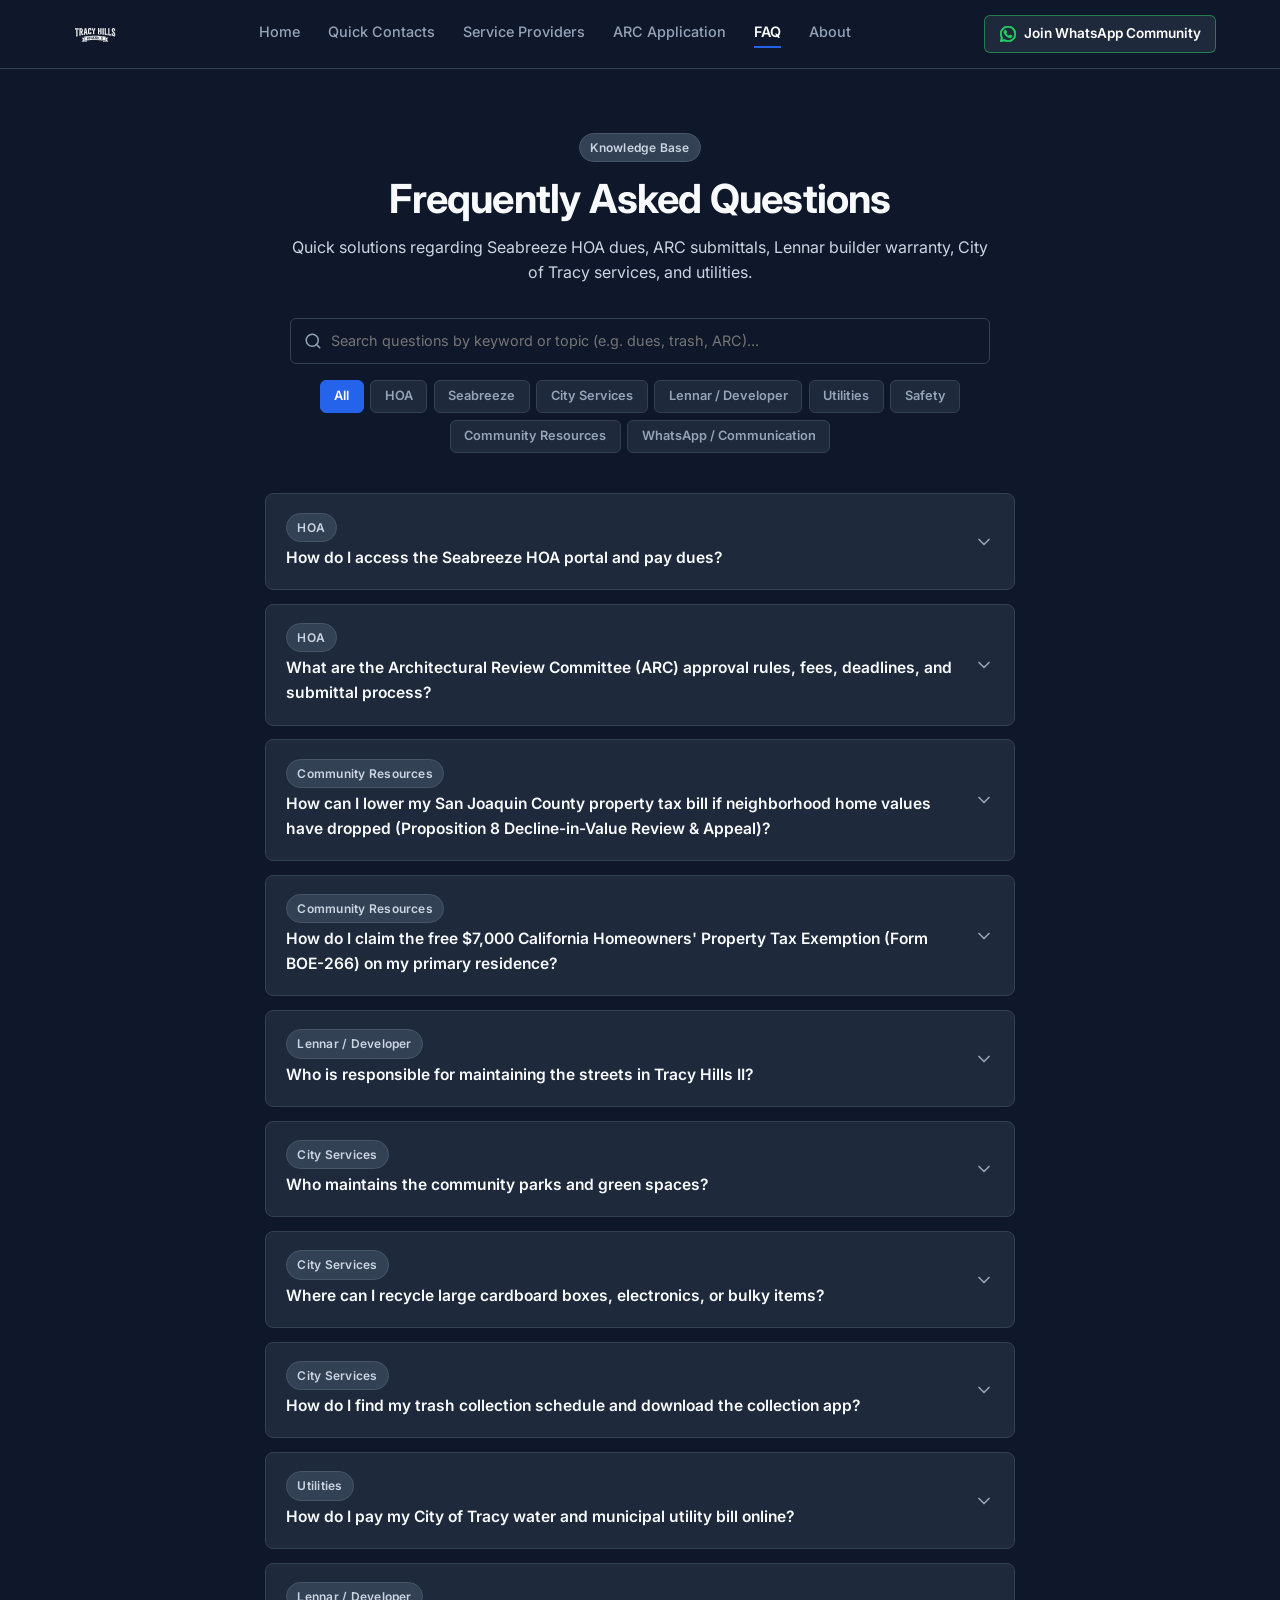
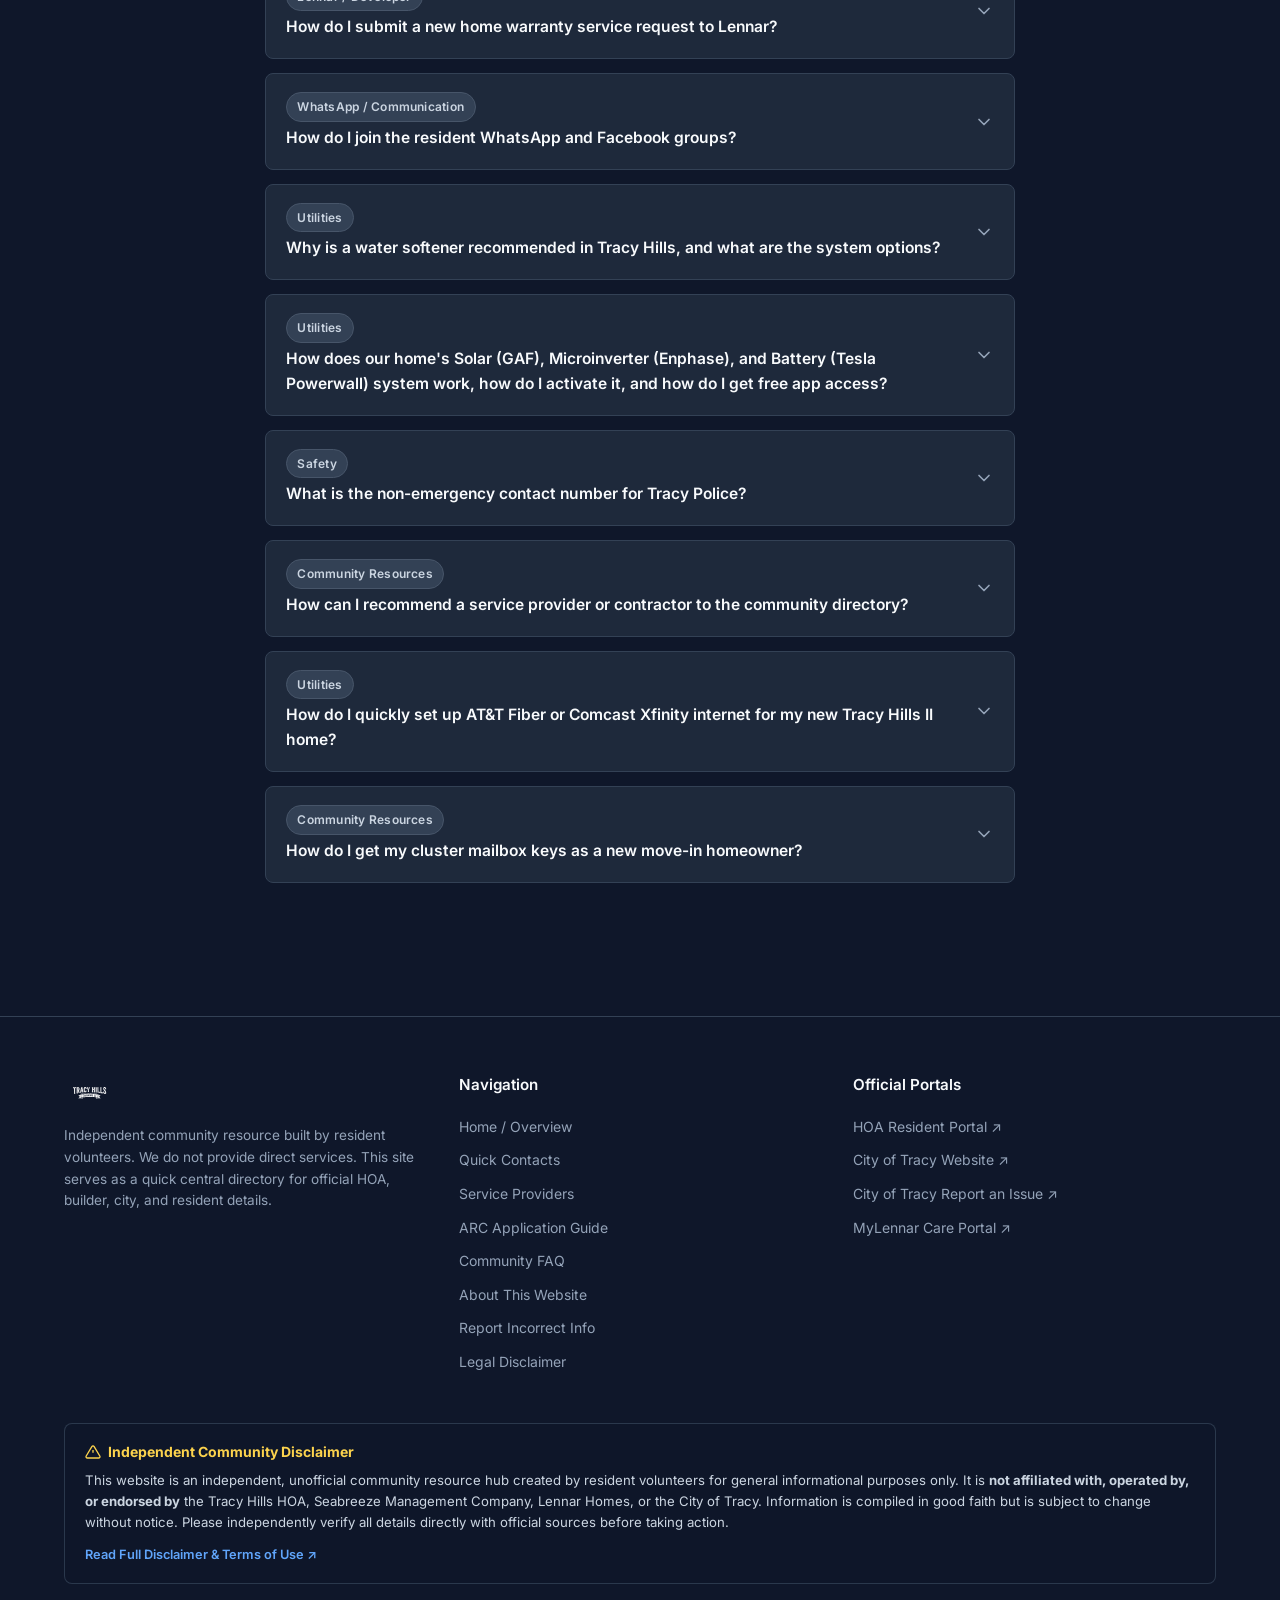
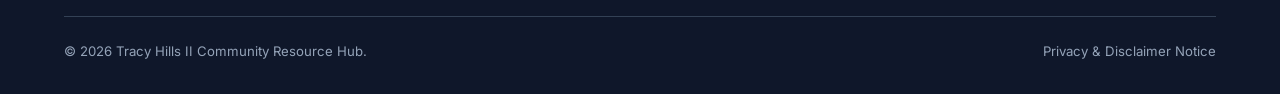
<file: faq.html>
<!DOCTYPE html>
<html lang="en">
<head>
  <meta charset="UTF-8">
  <meta name="viewport" content="width=device-width, initial-scale=1.0">
  <title>Tracy Hills II (Tracy Hills) FAQ | Resident FAQ & HOA Guide</title>
  
  <!-- Meta Descriptions & SEO -->
  <meta name="description" content="Frequently asked questions and HOA guide for Tracy Hills II (Tracy Hills Phase 2) residents regarding Seabreeze HOA dues, ARC submittals, Lennar builder warranty, street maintenance, trash schedule, solar activation, and utilities.">
  <meta name="keywords" content="Tracy Hills, Tracy Hills II, Tracy Hills Phase 2, Tracy Hills Phase II, THP2, Tracy Hills FAQ, Tracy Hills HOA dues, Seabreeze HOA portal, Lennar warranty Tracy Hills, City of Tracy water bill, Tracy trash schedule, solar activation Tracy Hills, Tesla Powerwall Enphase GAF, Tracy Hills mailbox keys">
  <meta name="author" content="Tracy Hills II Community">
  <meta name="robots" content="index, follow">
  <link rel="canonical" href="https://tracyhills2.github.io/faq.html">

  <!-- Open Graph & Twitter Meta -->
  <meta property="og:type" content="website">
  <meta property="og:url" content="https://tracyhills2.github.io/faq.html">
  <meta property="og:site_name" content="Tracy Hills II Community Resource Hub">
  <meta property="og:title" content="Resident FAQ & Homeowner Guide | Tracy Hills II">
  <meta property="og:description" content="Answers to common homeowner questions for Tracy Hills II and Tracy residents: HOA dues, ARC approvals, Lennar warranty, solar activation, mailbox keys, and utilities.">
  <meta property="og:image" content="https://tracyhills2.github.io/images/thp2-logo-social-v2.png">
  <meta property="og:image:width" content="1200">
  <meta property="og:image:height" content="630">
  <meta property="og:image:alt" content="Tracy Hills Phase II Community Resource Hub Logo">
  <meta name="twitter:card" content="summary_large_image">
  <meta name="twitter:title" content="Resident FAQ & Homeowner Guide | Tracy Hills II">
  <meta name="twitter:description" content="Answers to common homeowner questions for Tracy Hills II and Tracy residents: HOA dues, ARC approvals, Lennar warranty, solar activation, mailbox keys, and utilities.">
  <meta name="twitter:image" content="https://tracyhills2.github.io/images/thp2-logo-social-v2.png">

  <!-- Structured Data JSON-LD (FAQPage for Google Rich Results) -->
  <script id="faq-schema-jsonld" type="application/ld+json">
  {
    "@context": "https://schema.org",
    "@type": "FAQPage",
    "name": "Tracy Hills II (Tracy Hills) Resident FAQ & HOA Guide",
    "alternateName": ["Tracy Hills FAQ", "Tracy Hills Phase 2 Resident FAQ"],
    "url": "https://tracyhills2.github.io/faq.html",
    "mainEntity": [
      {
        "@type": "Question",
        "name": "How do I access the Seabreeze HOA portal and pay dues in Tracy Hills II?",
        "acceptedAnswer": {
          "@type": "Answer",
          "text": "Homeowners in Tracy Hills II (Tracy Hills Phase 2) can manage assessments, view governing documents, and pay monthly HOA dues online via the Seabreeze Management CINC WebAxis Resident Portal at commarea.cincwebaxis.com or by contacting tracyhills2@seabreezemgmt.com."
        }
      },
      {
        "@type": "Question",
        "name": "What are the Architectural Review Committee (ARC) approval rules and submittal process in Tracy Hills II?",
        "acceptedAnswer": {
          "@type": "Answer",
          "text": "Before installing backyard landscaping, patios, pergolas, or exterior modifications in Tracy Hills II (Tracy Hills Phase 2), homeowners must submit an ARC application packet to Seabreeze Management (tracyhillsarc@seabreezemgmt.com). Initial backyard landscaping must be submitted within 6 months of close of escrow and completed within 12 months."
        }
      },
      {
        "@type": "Question",
        "name": "How do I submit a new home warranty service request to Lennar in Tracy Hills?",
        "acceptedAnswer": {
          "@type": "Answer",
          "text": "Submit warranty claims through the MyLennar Care Portal at myhome.lennar.com or call Lennar Bay Area Customer Care at (800) 509-4979."
        }
      },
      {
        "@type": "Question",
        "name": "Why is a water softener recommended in Tracy Hills, and what are the system options?",
        "acceptedAnswer": {
          "@type": "Answer",
          "text": "City of Tracy municipal water hardness frequently ranges from 10 to 22+ grains per gallon (GPG). Many Tracy Hills II homeowners install a Whole-House Salt-Based Water Softener paired with an Under-Sink Reverse Osmosis (RO) drinking water system."
        }
      },
      {
        "@type": "Question",
        "name": "How do I get my cluster mailbox keys as a new move-in homeowner in Tracy Hills II?",
        "acceptedAnswer": {
          "@type": "Answer",
          "text": "Bring your Final Closing Disclosure or Grant Deed and government photo ID to the main Tracy Post Office at 1875 N MacArthur Dr, Tracy, CA 95376 to receive your assigned cluster box number and keys."
        }
      },
      {
        "@type": "Question",
        "name": "How can I lower my San Joaquin County property tax bill if neighborhood home values have dropped (Proposition 8 Decline-in-Value Review & Appeal)?",
        "acceptedAnswer": {
          "@type": "Answer",
          "text": "Under California Proposition 8 (R&T Code § 51), if your home's fair market value on the January 1 lien date falls below your Prop 13 factored roll value, you can request a temporary Decline-in-Value reduction via a free Informal Assessment Review with the San Joaquin County Assessor (July 1 – September 15) or a Formal Assessment Appeal using Form BOE-305-AH ($30 fee) with the Clerk of the Board of Supervisors (July 2 – November 30)."
        }
      },
      {
        "@type": "Question",
        "name": "How do I claim the free $7,000 California Homeowners' Property Tax Exemption (Form BOE-266) on my primary residence?",
        "acceptedAnswer": {
          "@type": "Answer",
          "text": "Homeowners who own and occupy their Tracy Hills II home as their principal residence can file a one-time, free Form BOE-266 with the San Joaquin County Assessor (44 N. San Joaquin St., Suite 230, Stockton, CA 95202) to receive a permanent $7,000 deduction from their assessed value (~$74/year in property tax savings)."
        }
      }
    ]
  }
  </script>

  <!-- Google Fonts Inter -->
  <link rel="preconnect" href="https://fonts.googleapis.com">
  <link rel="preconnect" href="https://fonts.gstatic.com" crossorigin>
  <link href="https://fonts.googleapis.com/css2?family=Inter:wght@400;500;600;700;800;900&display=swap" rel="stylesheet">
  
  <!-- Stylesheet -->
  <link rel="icon" type="image/svg+xml" href="favicon.svg">
  <link rel="stylesheet" href="css/styles.css?v=3.1">
</head>
<body>

  <!-- Site Header -->
  <header class="site-header">
    <div class="container header-container">
      <a href="index.html" class="brand-logo" aria-label="Tracy Hills II Home">
        <img src="images/thp2-logo-v2.svg" alt="Tracy Hills Phase II Community Logo" class="brand-logo-img">
      </a>

      <nav class="desktop-nav">
        <a href="index.html" class="nav-link">Home</a>
        <a href="contacts.html" class="nav-link">Quick Contacts</a>
        <a href="providers.html" class="nav-link">Service Providers</a>
        <a href="arc-application.html" class="nav-link">ARC Application</a>
        <a href="faq.html" class="nav-link active">FAQ</a>
        <a href="about.html" class="nav-link">About</a>
      </nav>

      <div style="display: flex; align-items: center; gap: 1rem;">
        <a href="https://chat.whatsapp.com/JbKtulmPtaKJ3CA4htB0uS?mode=gi_t" target="_blank" rel="noopener noreferrer" class="desktop-cta">
          <svg width="16" height="16" viewBox="0 0 24 24" fill="#25D366" stroke="#25D366"><path d="M17.472 14.382c-.297-.149-1.758-.867-2.03-.967-.273-.099-.471-.148-.67.15-.197.297-.767.966-.94 1.164-.173.199-.347.223-.644.075-.297-.15-1.255-.463-2.39-1.475-.883-.788-1.48-1.761-1.653-2.059-.173-.297-.018-.458.13-.606.134-.133.298-.347.446-.52.149-.174.198-.298.298-.497.099-.198.05-.371-.025-.52-.075-.149-.669-1.612-.916-2.207-.242-.579-.487-.501-.669-.51l-.57-.01c-.198 0-.52.074-.792.372s-1.04 1.016-1.04 2.479 1.065 2.876 1.213 3.074c.149.198 2.095 3.2 5.076 4.487.709.306 1.263.489 1.694.626.712.226 1.36.194 1.872.118.571-.085 1.758-.719 2.006-1.413.248-.694.248-1.289.173-1.413-.074-.124-.272-.198-.57-.347m-5.421 7.403h-.004a9.87 9.87 0 01-5.031-1.378l-.361-.214-3.741.982.998-3.648-.235-.374a9.86 9.86 0 01-1.51-5.26c.001-5.45 4.436-9.884 9.888-9.884 2.64 0 5.122 1.03 6.988 2.898a9.825 9.825 0 012.893 6.99c-.002 5.45-4.437 9.884-9.885 9.884m8.413-18.297A11.815 11.815 0 0012.05 0C5.495 0 .16 5.335.157 11.892c0 2.096.547 4.142 1.588 5.945L.057 24l6.305-1.654a11.882 11.882 0 005.683 1.448h.005c6.554 0 11.89-5.335 11.893-11.893a11.821 11.821 0 00-3.48-8.413z"/></svg>
          <span>Join WhatsApp Community</span>
        </a>

        <button id="mobile-menu-toggle" class="mobile-toggle" aria-label="Open navigation menu" data-tour="menu-toggle">
          <svg width="20" height="20" viewBox="0 0 24 24" fill="none" stroke="currentColor" stroke-width="2.5" stroke-linecap="round" stroke-linejoin="round"><line x1="3" y1="12" x2="21" y2="12"></line><line x1="3" y1="6" x2="21" y2="6"></line><line x1="3" y1="18" x2="21" y2="18"></line></svg>
          <span class="mobile-toggle-text">MENU</span>
        </button>
      </div>
    </div>
  </header>

  <!-- Mobile Nav Overlay -->
  <div id="mobile-nav-overlay" class="mobile-nav-overlay">
    <div class="mobile-nav-drawer">
      <div class="mobile-drawer-header">
        <div class="brand-logo">
          <img src="images/thp2-logo-v2.svg" alt="Tracy Hills Phase II Logo" style="height: 38px; width: auto;">
        </div>
        <button id="mobile-drawer-close" style="color: var(--text-muted); padding: 0.25rem;">
          <svg width="24" height="24" viewBox="0 0 24 24" fill="none" stroke="currentColor" stroke-width="2" stroke-linecap="round" stroke-linejoin="round"><line x1="18" y1="6" x2="6" y2="18"></line><line x1="6" y1="6" x2="18" y2="18"></line></svg>
        </button>
      </div>

      <nav class="mobile-drawer-links" data-tour="drawer-links">
        <a href="index.html" class="nav-link">Home</a>
        <a href="contacts.html" class="nav-link">Quick Contacts</a>
        <a href="providers.html" class="nav-link">Service Providers</a>
        <a href="arc-application.html" class="nav-link">ARC Application</a>
        <a href="faq.html" class="nav-link active">FAQ</a>
        <a href="about.html" class="nav-link">About</a>
      </nav>

      <div style="margin-top: auto; padding-top: 1.5rem; border-top: 1px solid var(--border-subtle);">
        <a href="https://chat.whatsapp.com/JbKtulmPtaKJ3CA4htB0uS?mode=gi_t" target="_blank" rel="noopener noreferrer" class="btn btn-primary" style="width: 100%; background: #1E293B; border: 1px solid rgba(37, 211, 102, 0.5);">
          <svg width="18" height="18" viewBox="0 0 24 24" fill="#25D366" stroke="#25D366"><path d="M17.472 14.382c-.297-.149-1.758-.867-2.03-.967-.273-.099-.471-.148-.67.15-.197.297-.767.966-.94 1.164-.173.199-.347.223-.644.075-.297-.15-1.255-.463-2.39-1.475-.883-.788-1.48-1.761-1.653-2.059-.173-.297-.018-.458.13-.606.134-.133.298-.347.446-.52.149-.174.198-.298.298-.497.099-.198.05-.371-.025-.52-.075-.149-.669-1.612-.916-2.207-.242-.579-.487-.501-.669-.51l-.57-.01c-.198 0-.52.074-.792.372s-1.04 1.016-1.04 2.479 1.065 2.876 1.213 3.074c.149.198 2.095 3.2 5.076 4.487.709.306 1.263.489 1.694.626.712.226 1.36.194 1.872.118.571-.085 1.758-.719 2.006-1.413.248-.694.248-1.289.173-1.413-.074-.124-.272-.198-.57-.347m-5.421 7.403h-.004a9.87 9.87 0 01-5.031-1.378l-.361-.214-3.741.982.998-3.648-.235-.374a9.86 9.86 0 01-1.51-5.26c.001-5.45 4.436-9.884 9.888-9.884 2.64 0 5.122 1.03 6.988 2.898a9.825 9.825 0 012.893 6.99c-.002 5.45-4.437 9.884-9.885 9.884m8.413-18.297A11.815 11.815 0 0012.05 0C5.495 0 .16 5.335.157 11.892c0 2.096.547 4.142 1.588 5.945L.057 24l6.305-1.654a11.882 11.882 0 005.683 1.448h.005c6.554 0 11.89-5.335 11.893-11.893a11.821 11.821 0 00-3.48-8.413z"/></svg>
          <span style="color: #FFFFFF;">Join WhatsApp Community</span>
        </a>
      </div>
    </div>
  </div>

  <main class="section-padding">
    <div class="container">
      
      <!-- Header Title -->
      <div style="text-align: center; max-width: 700px; margin: 0 auto 2rem auto;">
        <span class="badge" style="margin-bottom: 0.75rem;">Knowledge Base</span>
        <h1 class="page-title" style="margin-bottom: 0.65rem;">Frequently Asked Questions</h1>
        <p style="color: var(--text-secondary); font-size: 1rem; line-height: 1.6;">
          Quick solutions regarding Seabreeze HOA dues, ARC submittals, Lennar builder warranty, City of Tracy services, and utilities.
        </p>
      </div>

      <!-- Search & Categories Container -->
      <div style="margin-bottom: 2rem; max-width: 700px; margin: 0 auto 2rem auto;">
        <div class="search-bar-container" style="margin-bottom: 1rem;">
          <svg class="search-icon" width="18" height="18" viewBox="0 0 24 24" fill="none" stroke="currentColor" stroke-width="2" stroke-linecap="round" stroke-linejoin="round"><circle cx="11" cy="11" r="8"></circle><line x1="21" y1="21" x2="16.65" y2="16.65"></line></svg>
          <input type="text" id="faq-search-input" class="search-input" placeholder="Search questions by keyword or topic (e.g. dues, trash, ARC)...">
        </div>

        <div id="faq-categories-container" class="category-pills" style="justify-content: center; flex-wrap: wrap;"></div>
      </div>

      <!-- FAQ Accordion List Container -->
      <div id="faq-list-container" style="max-width: 750px; margin: 0 auto;"></div>

      <!-- No Results State -->
      <div id="faq-no-results" class="card" style="display: none; max-width: 750px; margin: 0 auto; text-align: center; padding: 3rem 2rem;">
        <svg width="36" height="36" viewBox="0 0 24 24" fill="none" stroke="var(--text-muted)" stroke-width="2" stroke-linecap="round" stroke-linejoin="round" style="margin: 0 auto 0.75rem auto;"><circle cx="12" cy="12" r="10"></circle><path d="M9.09 9a3 3 0 0 1 5.83 1c0 2-3 3-3 3"></path><line x1="12" y1="17" x2="12.01" y2="17"></line></svg>
        <h3 style="font-size: 1.1rem; font-weight: 600; color: var(--text-primary); margin-bottom: 0.35rem;">No Answers Found</h3>
        <p style="color: var(--text-muted); font-size: 0.85rem; margin-bottom: 1rem;">No questions found matching your search term.</p>
        <button id="faq-clear-search" class="btn btn-outline btn-sm">Clear Search Filter</button>
      </div>

    </div>
  </main>

  <!-- Site Footer -->
  <footer class="site-footer">
    <div class="container">
      <div class="footer-grid">
        <div>
          <div style="display: flex; align-items: center; gap: 0.65rem; margin-bottom: 0.85rem;">
            <img src="images/thp2-logo-v2.svg" alt="Tracy Hills Phase II Logo" style="height: 38px; width: auto;">
          </div>
          <p style="color: var(--text-muted); font-size: 0.85rem; line-height: 1.6; margin-bottom: 1rem;">
            Independent community resource built by resident volunteers. We do not provide direct services. This site serves as a quick central directory for official HOA, builder, city, and resident details.
          </p>
        </div>

        <div>
          <h4 class="footer-heading">Navigation</h4>
          <ul class="footer-links">
            <li><a href="index.html">Home / Overview</a></li>
            <li><a href="contacts.html">Quick Contacts</a></li>
            <li><a href="providers.html">Service Providers</a></li>
            <li><a href="arc-application.html">ARC Application Guide</a></li>
            <li><a href="faq.html">Community FAQ</a></li>
            <li><a href="about.html">About This Website</a></li>
            <li><a href="report-information.html">Report Incorrect Info</a></li>
            <li><a href="disclaimer.html">Legal Disclaimer</a></li>
          </ul>
        </div>

        <div>
          <h4 class="footer-heading">Official Portals</h4>
          <ul class="footer-links">
            <li><a href="https://commarea.cincwebaxis.com" target="_blank" rel="noopener noreferrer">HOA Resident Portal ↗</a></li>
            <li><a href="https://www.cityoftracy.org" target="_blank" rel="noopener noreferrer">City of Tracy Website ↗</a></li>
            <li><a href="https://user.govoutreach.com/tracy/support.php" target="_blank" rel="noopener noreferrer">City of Tracy Report an Issue ↗</a></li>
            <li><a href="https://myhome.lennar.com" target="_blank" rel="noopener noreferrer">MyLennar Care Portal ↗</a></li>
          </ul>
        </div>
      </div>

      <!-- Footer Disclaimer Component -->
      <div class="footer-disclaimer-box">
        <div class="footer-disclaimer-title">
          <svg width="16" height="16" viewBox="0 0 24 24" fill="none" stroke="currentColor" stroke-width="2"><path d="M10.29 3.86L1.82 18a2 2 0 0 0 1.71 3h16.94a2 2 0 0 0 1.71-3L13.71 3.86a2 2 0 0 0-3.42 0z"></path><line x1="12" y1="9" x2="12" y2="13"></line><line x1="12" y1="17" x2="12.01" y2="17"></line></svg>
          <span>Independent Community Disclaimer</span>
        </div>
        <p>
          This website is an independent, unofficial community resource hub created by resident volunteers for general informational purposes only. It is <strong>not affiliated with, operated by, or endorsed by</strong> the Tracy Hills HOA, Seabreeze Management Company, Lennar Homes, or the City of Tracy. Information is compiled in good faith but is subject to change without notice. Please independently verify all details directly with official sources before taking action.
        </p>
        <a href="disclaimer.html" class="footer-disclaimer-link">Read Full Disclaimer & Terms of Use ↗</a>
      </div>

      <div class="footer-bottom">
        <div>© <span class="dynamic-year">2026</span> Tracy Hills II Community Resource Hub.</div>
        <div><a href="disclaimer.html" style="color: var(--text-muted);">Privacy & Disclaimer Notice</a></div>
      </div>
    </div>
  </footer>

  <script src="js/faq-data.js?v=1.5"></script>
  <script src="js/app.js?v=3.0"></script>
  <script src="js/whatsapp-modal.js?v=2.9"></script>

  <!-- Cloudflare Web Analytics -->
  <script type='module' src='https://static.cloudflareinsights.com/beacon.min.js' data-cf-beacon='{"token": "df8c32b5189748b98cff8eec5268cd60"}'></script>
  <!-- End Cloudflare Web Analytics -->
</body>
</html>
</file>
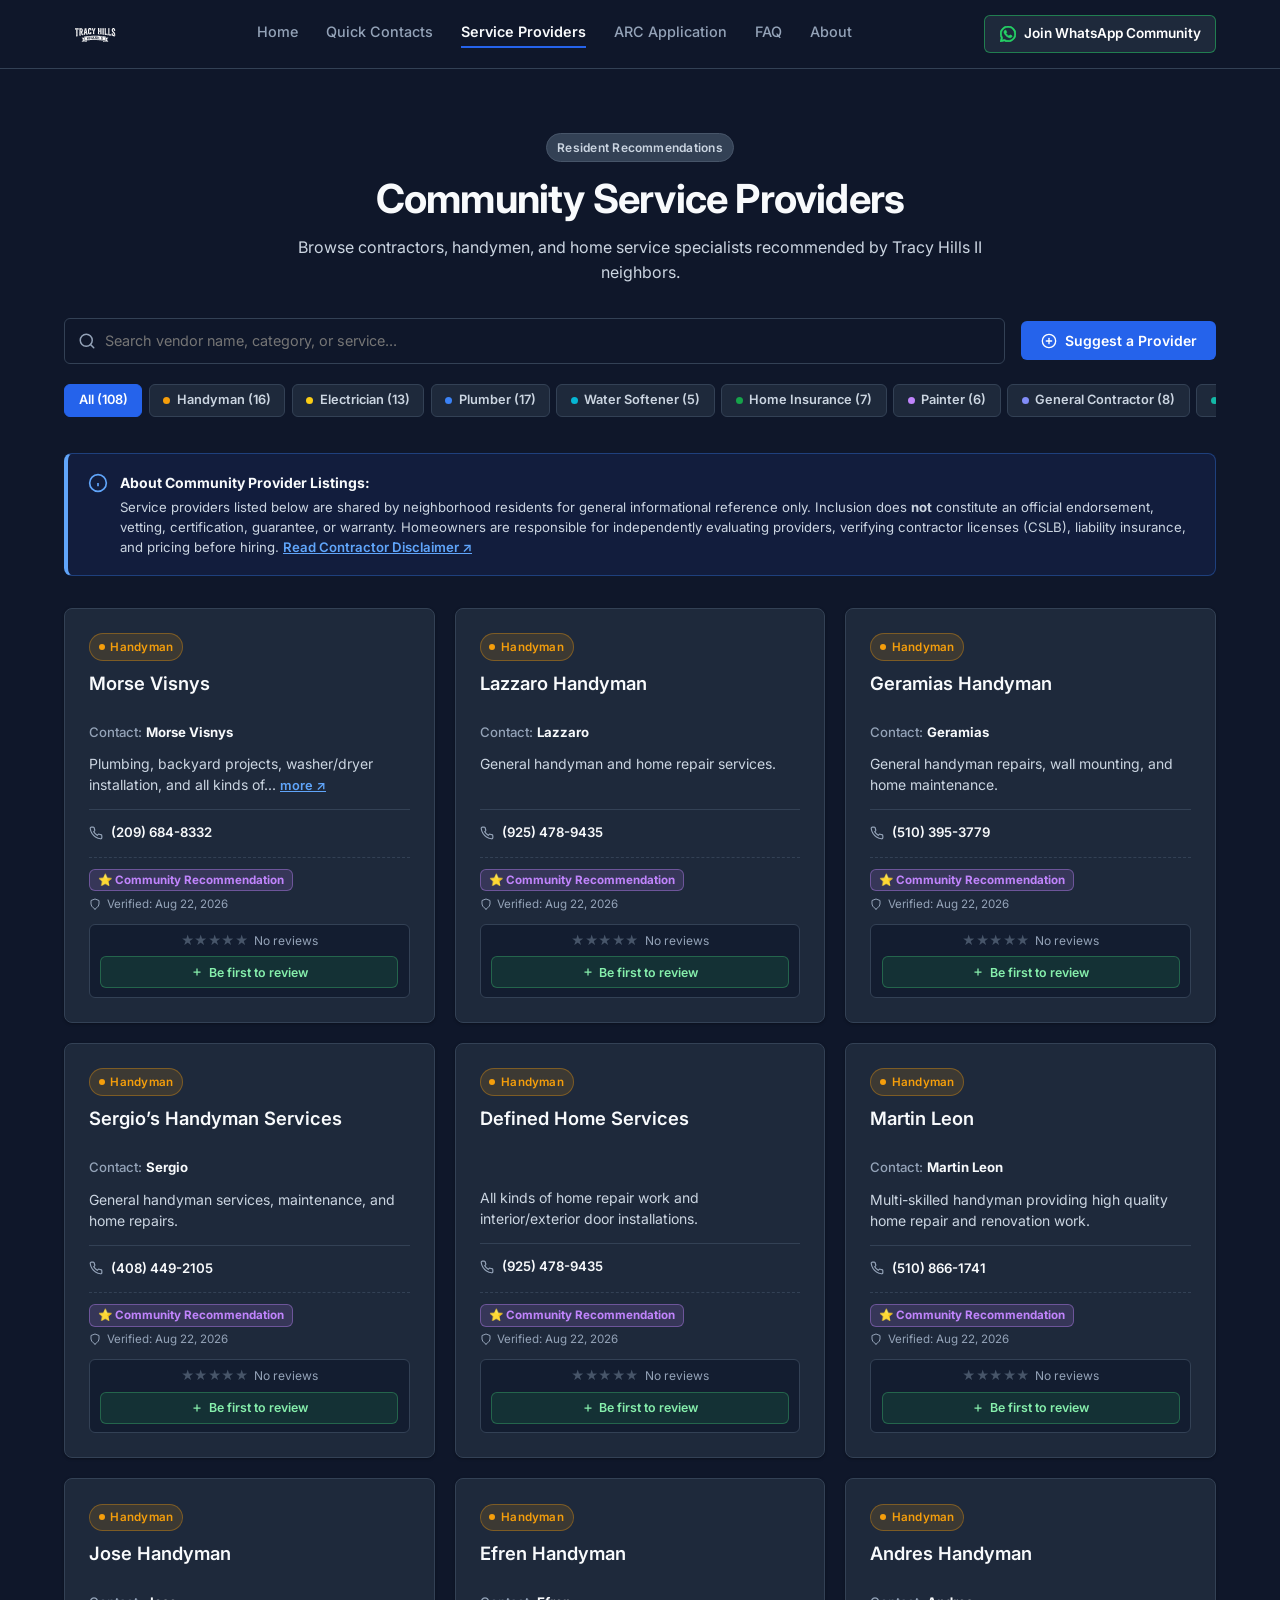
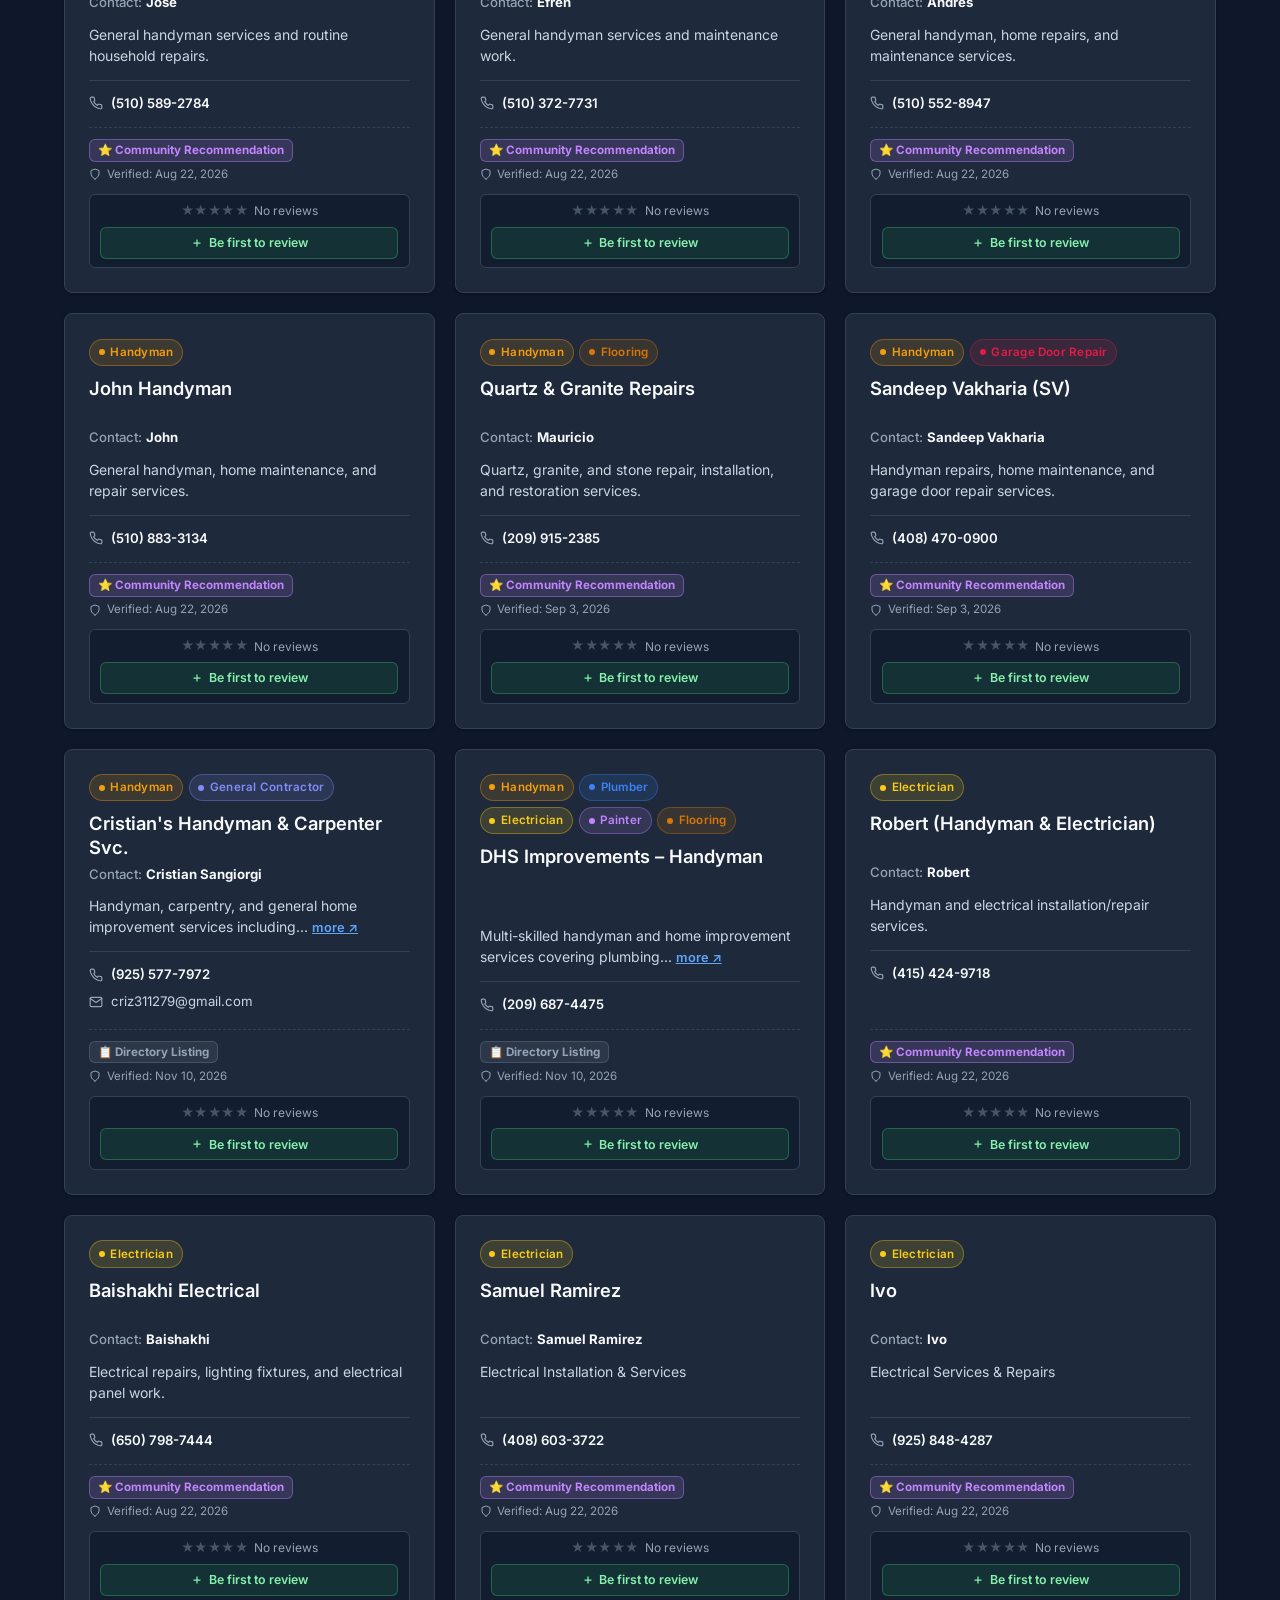
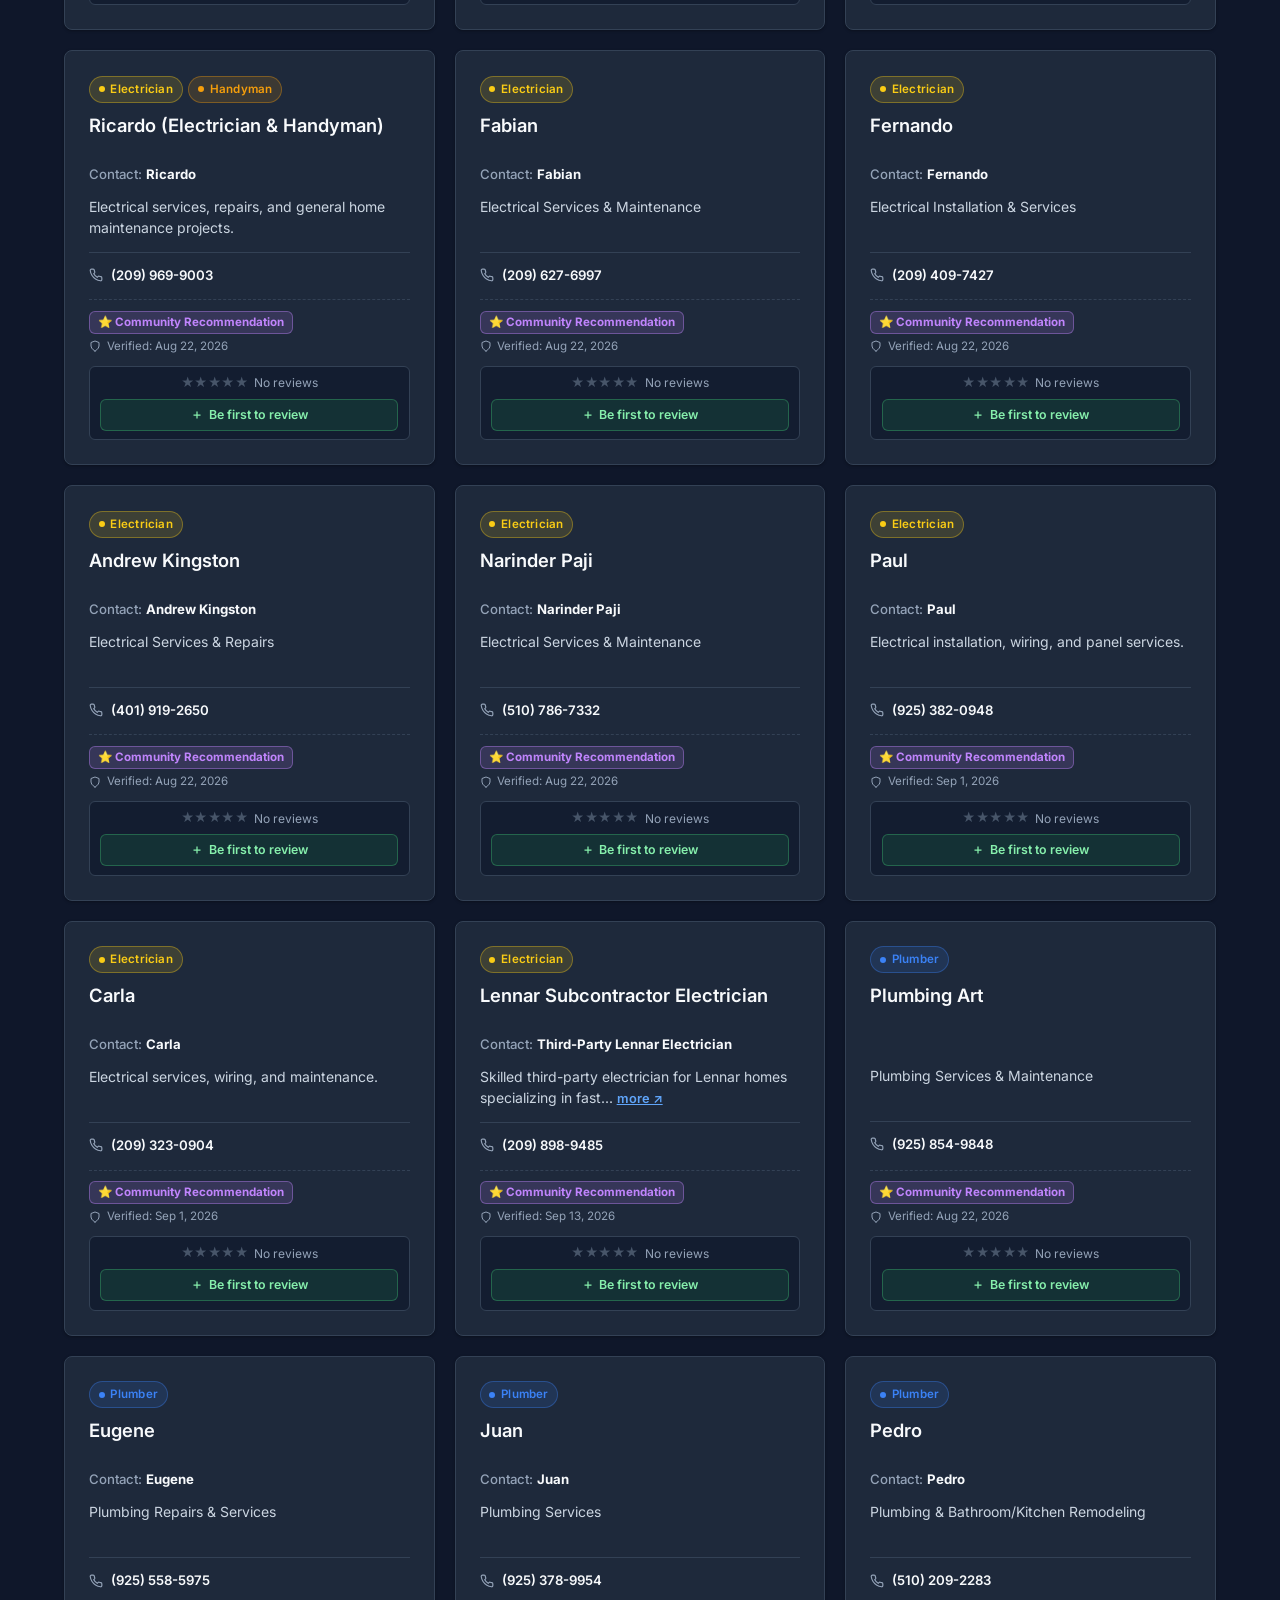
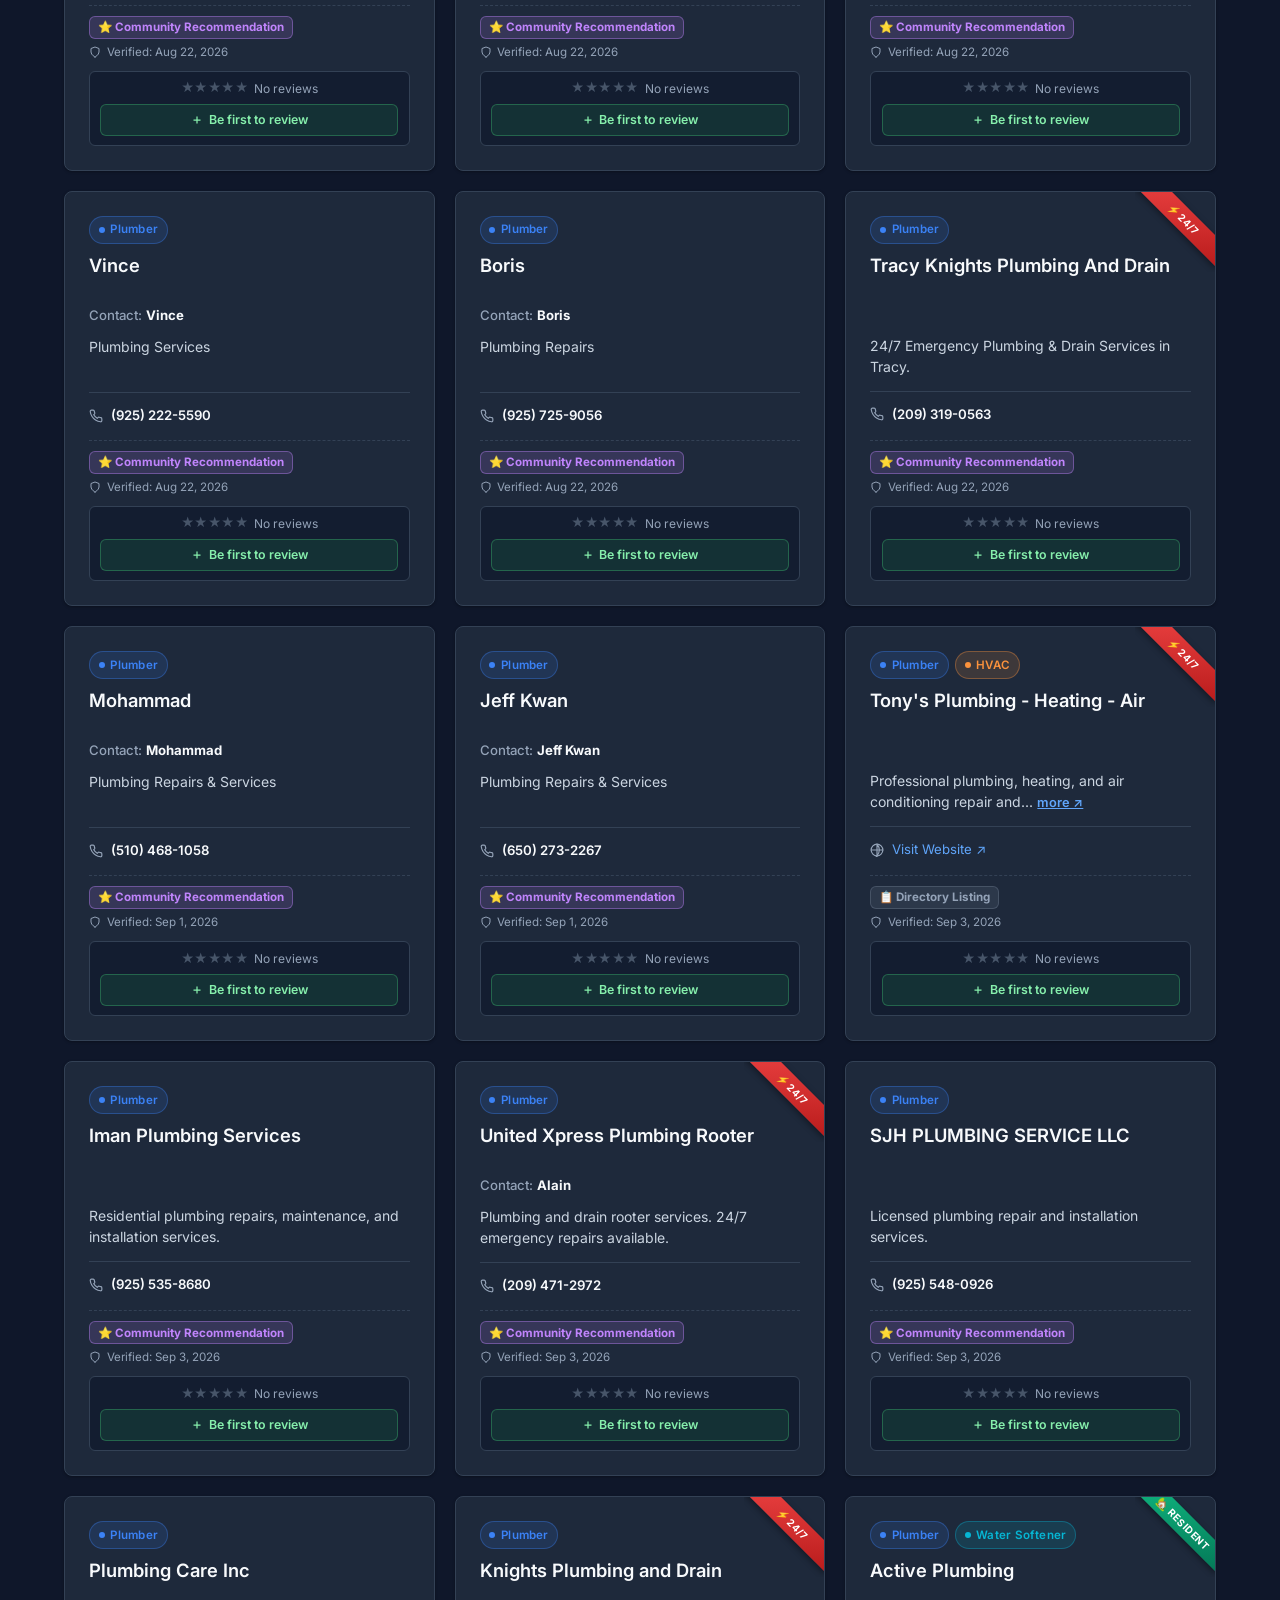
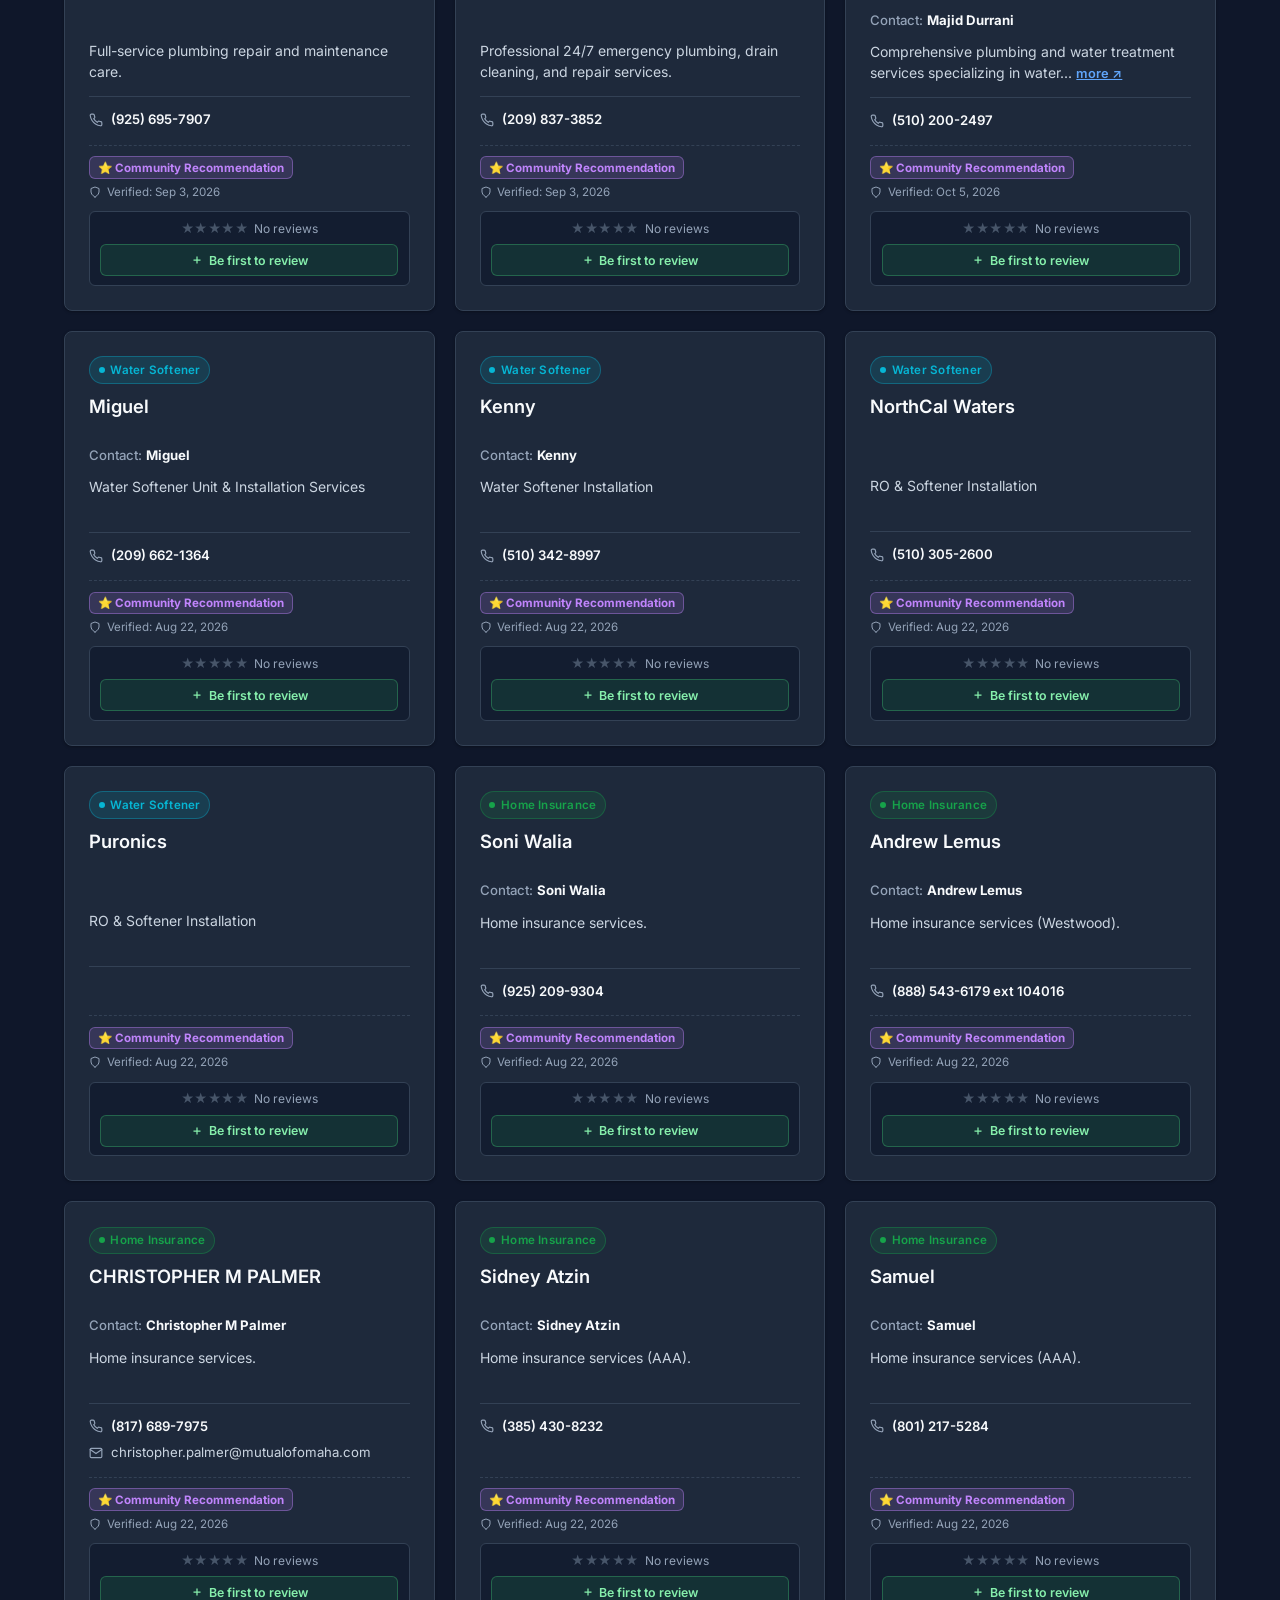
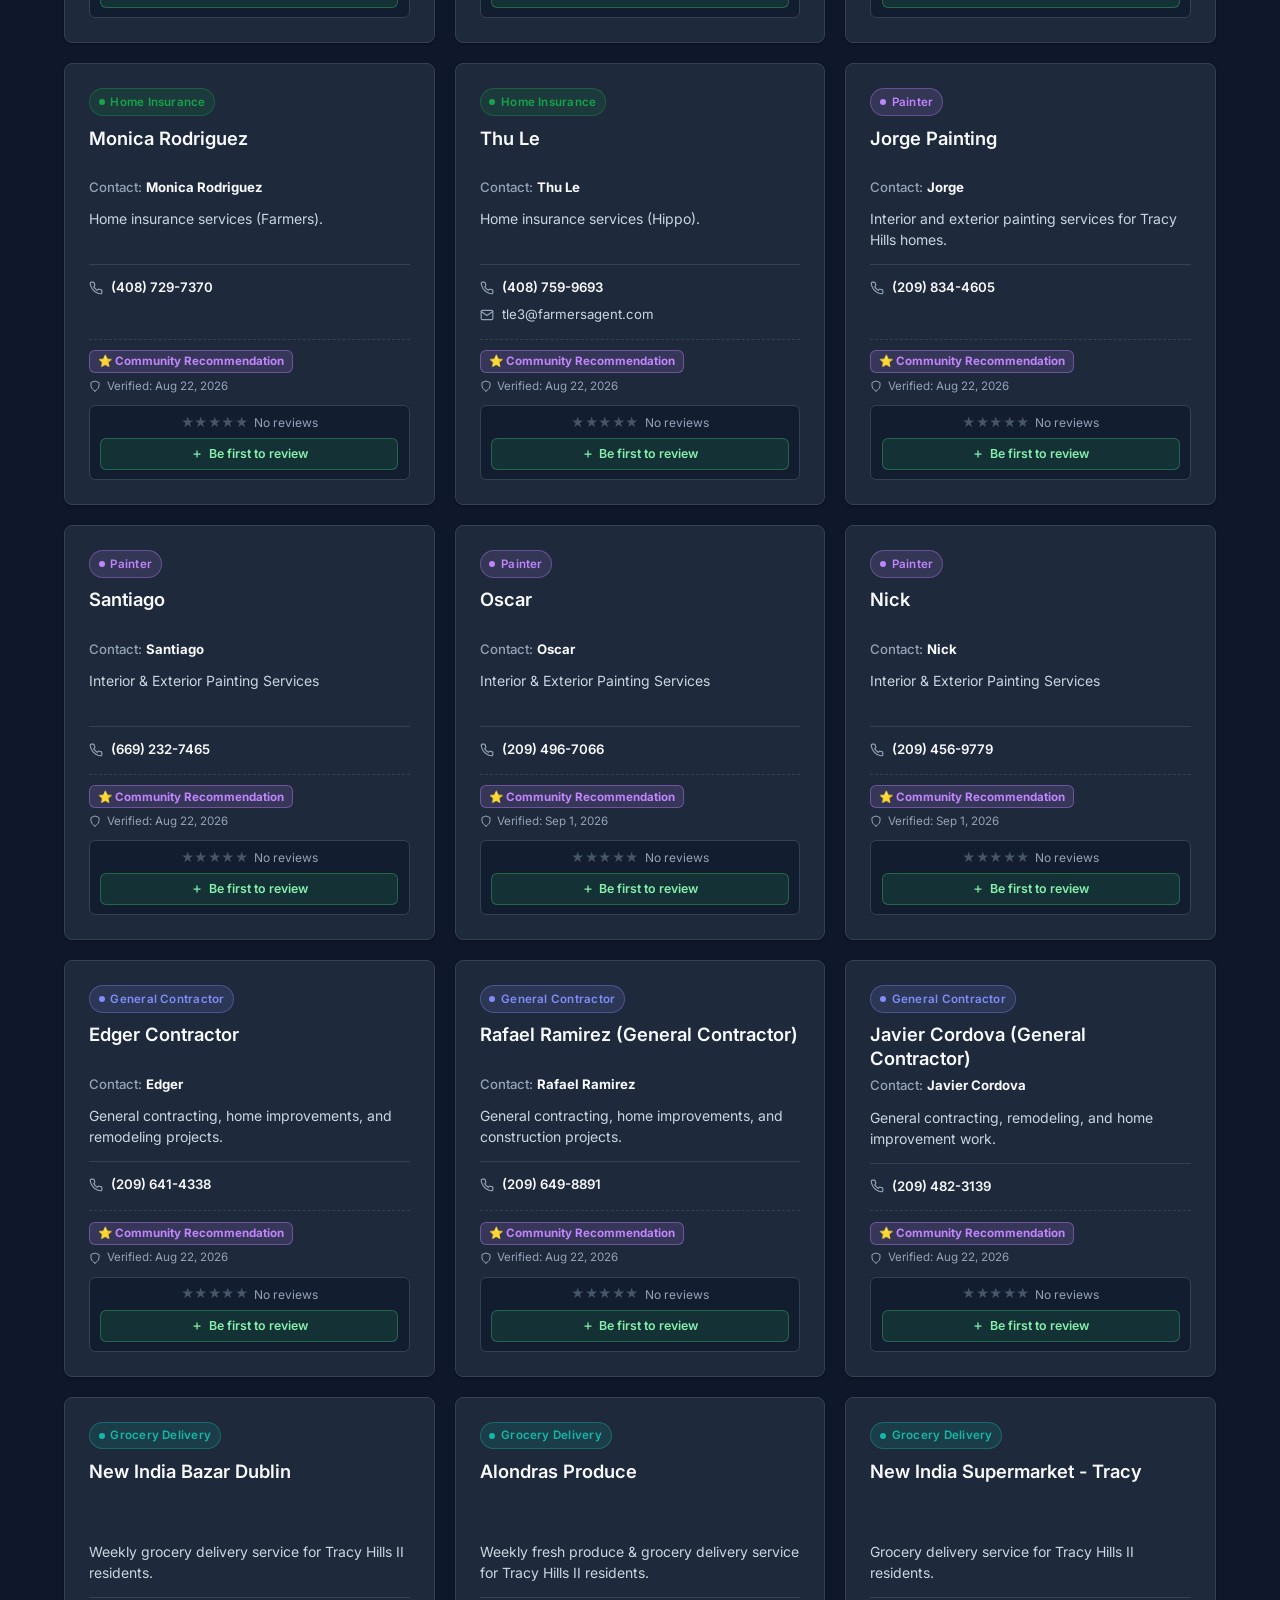
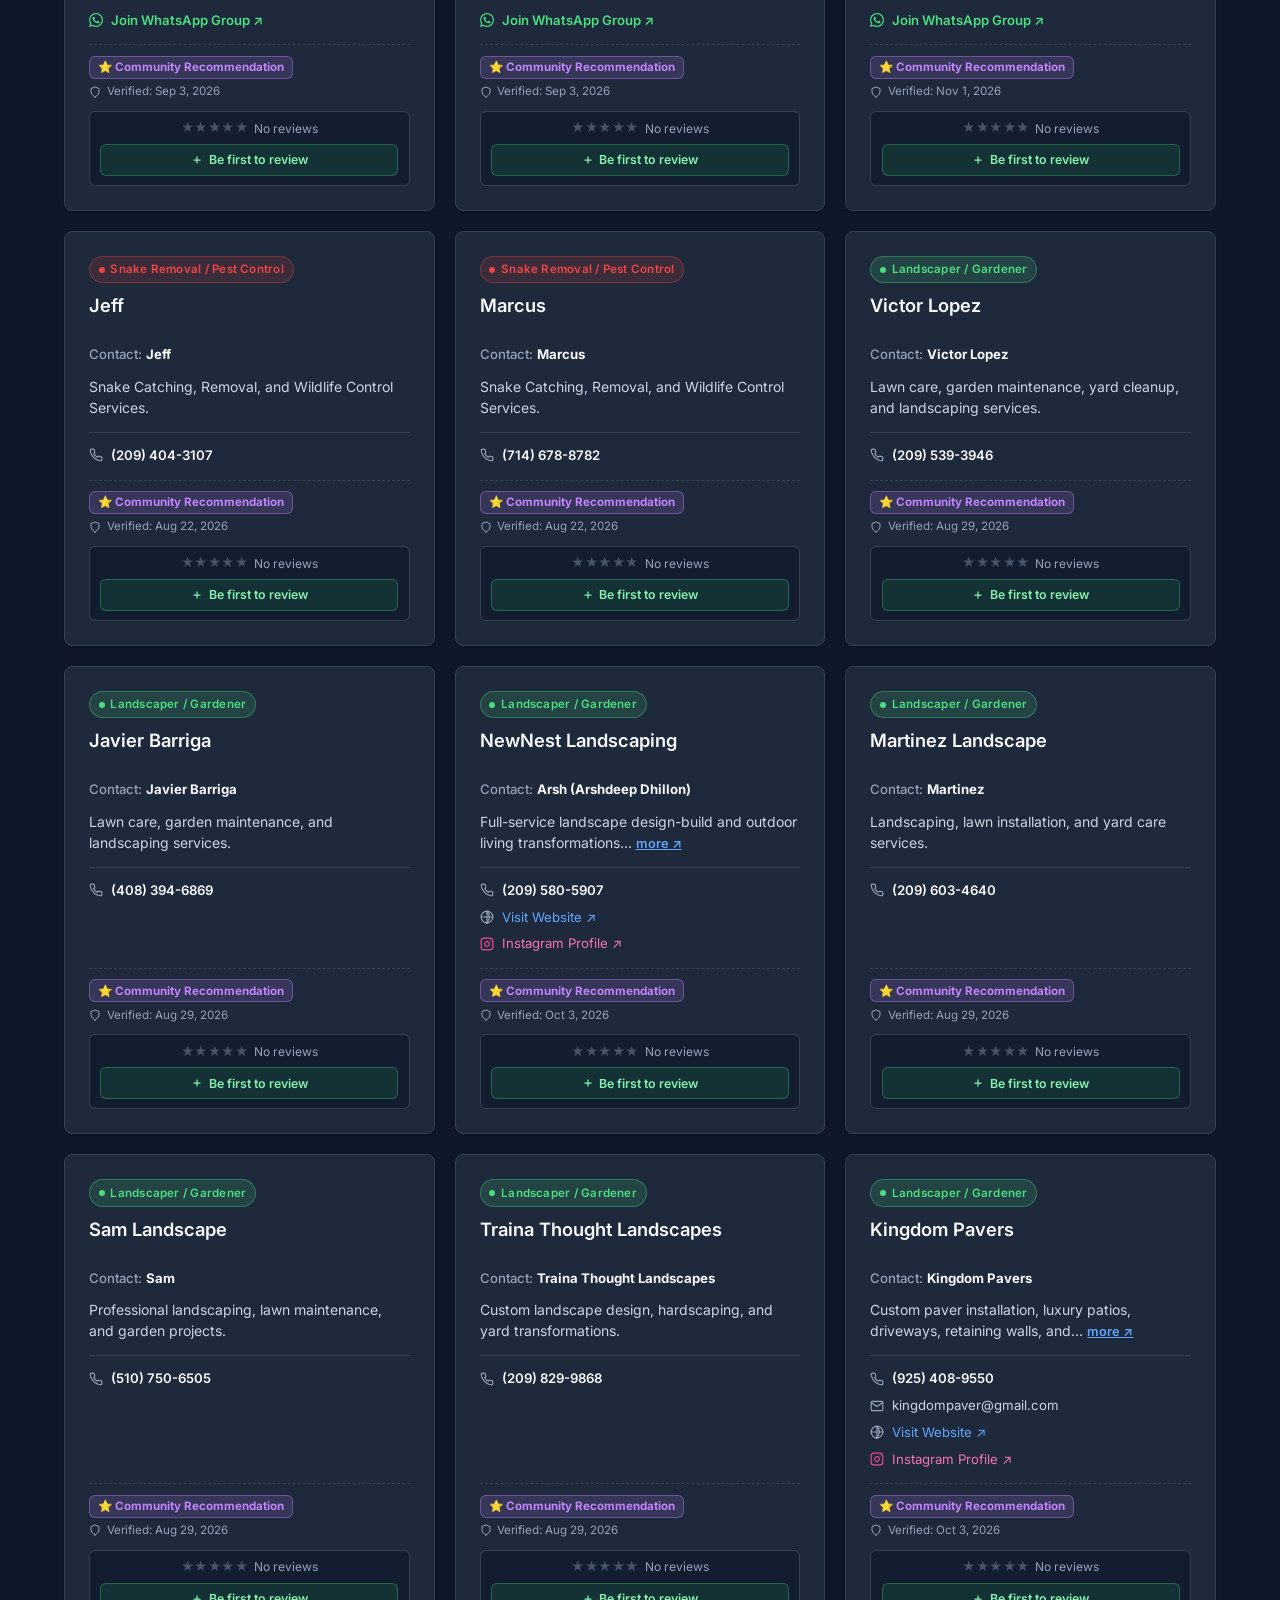
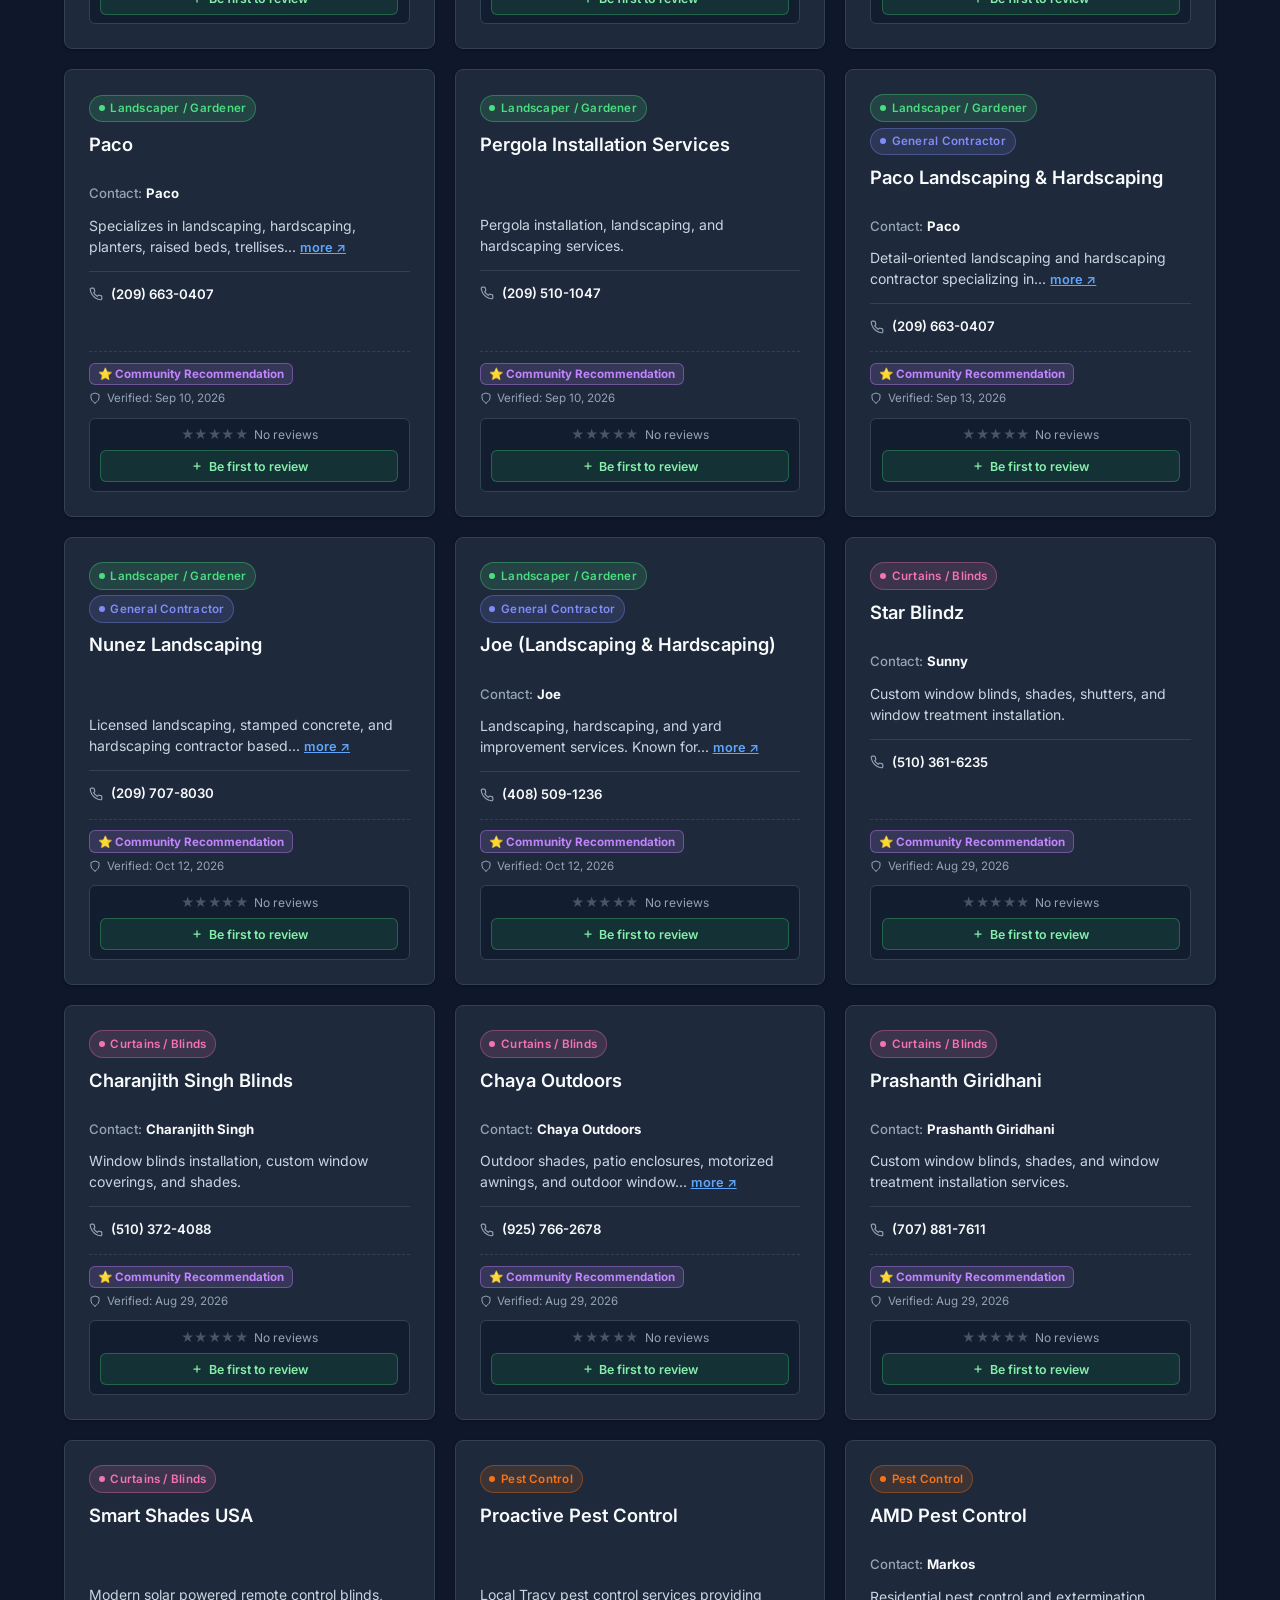
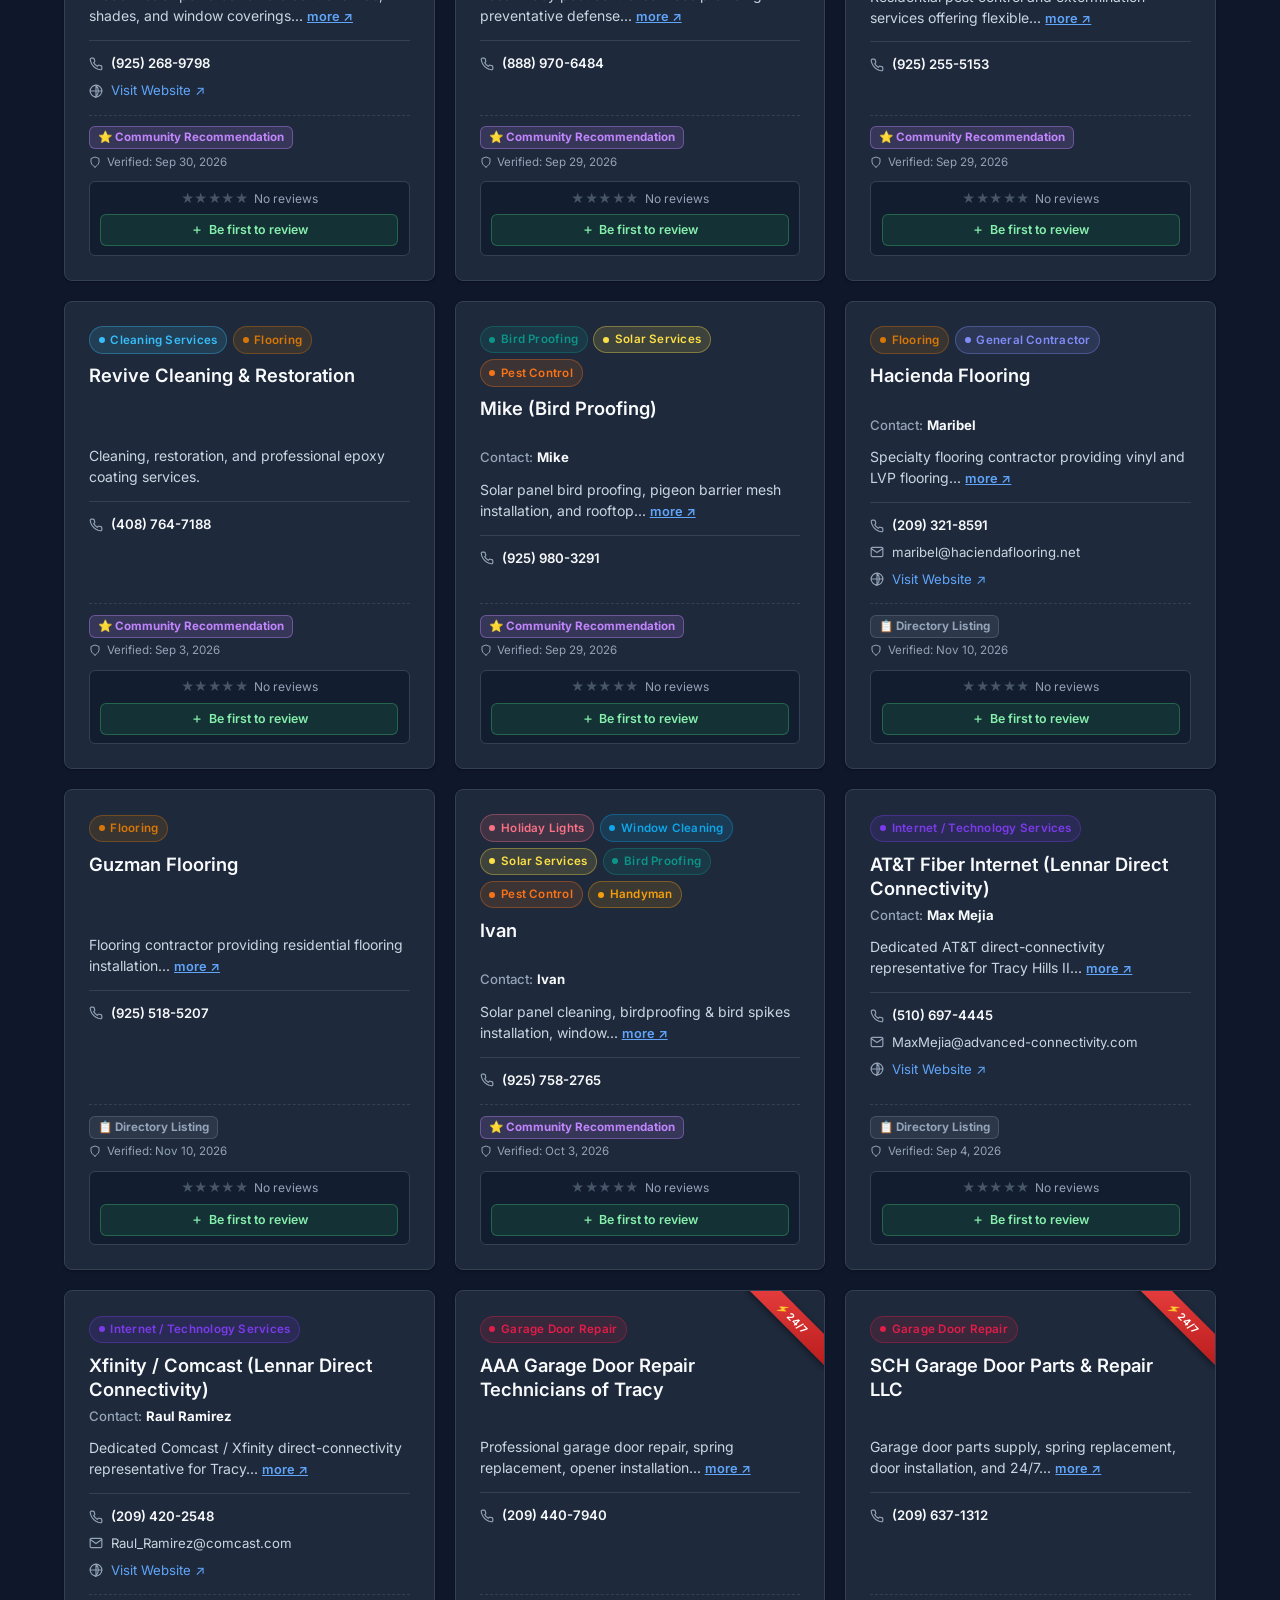
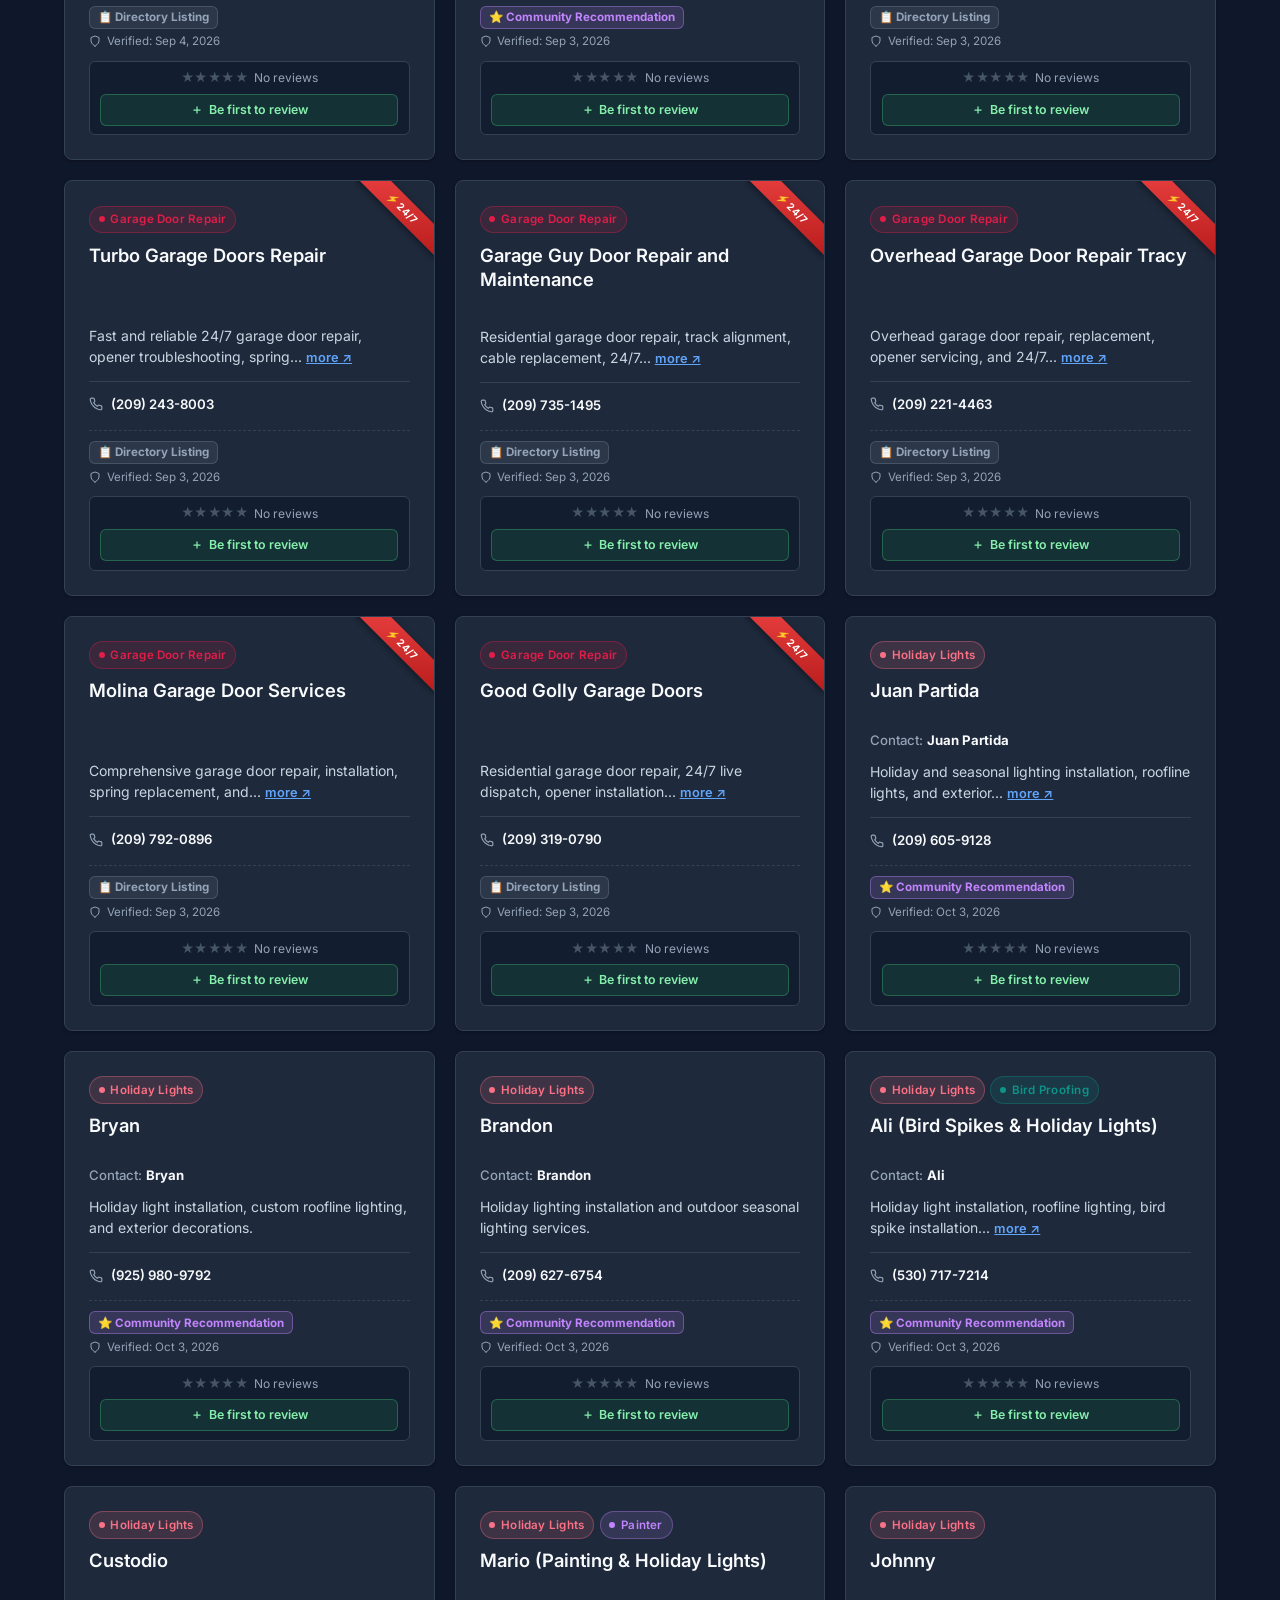
<file: providers.html>
<!DOCTYPE html>
<html lang="en">
<head>
  <meta charset="UTF-8">
  <meta name="viewport" content="width=device-width, initial-scale=1.0">
  <title>Tracy Hills II (Tracy Hills) | Community Service Providers & Vendors</title>
  
  <!-- Meta Descriptions & SEO -->
  <meta name="description" content="Community service providers and vendor directory for Tracy Hills II (Tracy Hills Phase 2) residents in Tracy, CA. Search resident-recommended handymen, electricians, plumbers, water softener installers, landscapers, painters, and pest control.">
  <meta name="keywords" content="Tracy Hills, Tracy Hills II, Tracy Hills Phase 2, Tracy Hills Phase II, THP2, Tracy Hills contractors, Tracy Hills vendors, Tracy handyman, Tracy plumber, Tracy water softener, Tracy electrician, Tracy landscaper, resident directory">
  <meta name="author" content="Tracy Hills II Community">
  <meta name="robots" content="index, follow">
  <link rel="canonical" href="https://tracyhills2.github.io/providers.html">

  <!-- Open Graph & Twitter Meta -->
  <meta property="og:type" content="website">
  <meta property="og:url" content="https://tracyhills2.github.io/providers.html">
  <meta property="og:site_name" content="Tracy Hills II Community Resource Hub">
  <meta property="og:title" content="Local Service Providers & Vendors | Tracy Hills & Tracy">
  <meta property="og:description" content="Search neighbor-recommended handymen, landscapers, plumbers, electricians, water softener installers, and contractors serving Tracy Hills and surrounding Tracy areas.">
  <meta property="og:image" content="https://tracyhills2.github.io/images/thp2-logo-social-v2.png">
  <meta property="og:image:width" content="1200">
  <meta property="og:image:height" content="630">
  <meta property="og:image:alt" content="Tracy Hills Phase II Community Resource Hub Logo">
  <meta name="twitter:card" content="summary_large_image">
  <meta name="twitter:title" content="Local Service Providers & Vendors | Tracy Hills & Tracy">
  <meta name="twitter:description" content="Search neighbor-recommended handymen, landscapers, plumbers, electricians, water softener installers, and contractors serving Tracy Hills and surrounding Tracy areas.">
  <meta name="twitter:image" content="https://tracyhills2.github.io/images/thp2-logo-social-v2.png">

  <!-- Structured Data JSON-LD -->
  <script type="application/ld+json">
  {
    "@context": "https://schema.org",
    "@type": "CollectionPage",
    "name": "Tracy Hills II (Tracy Hills) Community Service Providers & Vendors",
    "alternateName": ["Tracy Hills Service Providers", "Tracy Hills Phase 2 Vendor Directory"],
    "url": "https://tracyhills2.github.io/providers.html",
    "description": "Resident-recommended contractors, handymen, plumbers, electricians, and landscaping vendors serving Tracy Hills II (Tracy Hills Phase 2) in Tracy, CA 95377.",
    "isPartOf": {
      "@type": "WebSite",
      "name": "Tracy Hills II Community Resource Hub",
      "url": "https://tracyhills2.github.io/"
    }
  }
  </script>

  <!-- Google Fonts Inter -->
  <link rel="preconnect" href="https://fonts.googleapis.com">
  <link rel="preconnect" href="https://fonts.gstatic.com" crossorigin>
  <link href="https://fonts.googleapis.com/css2?family=Inter:wght@400;500;600;700;800;900&display=swap" rel="stylesheet">
  
  <!-- Stylesheet -->
  <link rel="icon" type="image/svg+xml" href="favicon.svg">
  <link rel="stylesheet" href="css/styles.css?v=2.5">
</head>
<body>

  <!-- Site Header -->
  <header class="site-header">
    <div class="container header-container">
      <a href="index.html" class="brand-logo" aria-label="Tracy Hills II Home">
        <img src="images/thp2-logo-v2.svg" alt="Tracy Hills Phase II Community Logo" class="brand-logo-img">
      </a>

      <nav class="desktop-nav">
        <a href="index.html" class="nav-link">Home</a>
        <a href="contacts.html" class="nav-link">Quick Contacts</a>
        <a href="providers.html" class="nav-link active">Service Providers</a>
        <a href="arc-application.html" class="nav-link">ARC Application</a>
        <a href="faq.html" class="nav-link">FAQ</a>
        <a href="about.html" class="nav-link">About</a>
      </nav>

      <div style="display: flex; align-items: center; gap: 1rem;">
        <a href="https://chat.whatsapp.com/JbKtulmPtaKJ3CA4htB0uS?mode=gi_t" target="_blank" rel="noopener noreferrer" class="desktop-cta">
          <svg width="16" height="16" viewBox="0 0 24 24" fill="#25D366" stroke="#25D366"><path d="M17.472 14.382c-.297-.149-1.758-.867-2.03-.967-.273-.099-.471-.148-.67.15-.197.297-.767.966-.94 1.164-.173.199-.347.223-.644.075-.297-.15-1.255-.463-2.39-1.475-.883-.788-1.48-1.761-1.653-2.059-.173-.297-.018-.458.13-.606.134-.133.298-.347.446-.52.149-.174.198-.298.298-.497.099-.198.05-.371-.025-.52-.075-.149-.669-1.612-.916-2.207-.242-.579-.487-.501-.669-.51l-.57-.01c-.198 0-.52.074-.792.372s-1.04 1.016-1.04 2.479 1.065 2.876 1.213 3.074c.149.198 2.095 3.2 5.076 4.487.709.306 1.263.489 1.694.626.712.226 1.36.194 1.872.118.571-.085 1.758-.719 2.006-1.413.248-.694.248-1.289.173-1.413-.074-.124-.272-.198-.57-.347m-5.421 7.403h-.004a9.87 9.87 0 01-5.031-1.378l-.361-.214-3.741.982.998-3.648-.235-.374a9.86 9.86 0 01-1.51-5.26c.001-5.45 4.436-9.884 9.888-9.884 2.64 0 5.122 1.03 6.988 2.898a9.825 9.825 0 012.893 6.99c-.002 5.45-4.437 9.884-9.885 9.884m8.413-18.297A11.815 11.815 0 0012.05 0C5.495 0 .16 5.335.157 11.892c0 2.096.547 4.142 1.588 5.945L.057 24l6.305-1.654a11.882 11.882 0 005.683 1.448h.005c6.554 0 11.89-5.335 11.893-11.893a11.821 11.821 0 00-3.48-8.413z"/></svg>
          <span>Join WhatsApp Community</span>
        </a>

        <button id="mobile-menu-toggle" class="mobile-toggle" aria-label="Open navigation menu" data-tour="menu-toggle">
          <svg width="20" height="20" viewBox="0 0 24 24" fill="none" stroke="currentColor" stroke-width="2.5" stroke-linecap="round" stroke-linejoin="round"><line x1="3" y1="12" x2="21" y2="12"></line><line x1="3" y1="6" x2="21" y2="6"></line><line x1="3" y1="18" x2="21" y2="18"></line></svg>
          <span class="mobile-toggle-text">MENU</span>
        </button>
      </div>
    </div>
  </header>

  <!-- Mobile Nav Overlay -->
  <div id="mobile-nav-overlay" class="mobile-nav-overlay">
    <div class="mobile-nav-drawer">
      <div class="mobile-drawer-header">
        <div class="brand-logo">
          <img src="images/thp2-logo-v2.svg" alt="Tracy Hills Phase II Logo" style="height: 34px; width: auto;">
        </div>
        <button id="mobile-drawer-close" style="color: var(--text-muted); padding: 0.25rem;">
          <svg width="24" height="24" viewBox="0 0 24 24" fill="none" stroke="currentColor" stroke-width="2" stroke-linecap="round" stroke-linejoin="round"><line x1="18" y1="6" x2="6" y2="18"></line><line x1="6" y1="6" x2="18" y2="18"></line></svg>
        </button>
      </div>

      <nav class="mobile-drawer-links" data-tour="drawer-links">
        <a href="index.html" class="nav-link">Home</a>
        <a href="contacts.html" class="nav-link">Quick Contacts</a>
        <a href="providers.html" class="nav-link active">Service Providers</a>
        <a href="arc-application.html" class="nav-link">ARC Application</a>
        <a href="faq.html" class="nav-link">FAQ</a>
        <a href="about.html" class="nav-link">About</a>
      </nav>

      <div style="margin-top: auto; padding-top: 1.5rem; border-top: 1px solid var(--border-subtle);">
        <a href="https://chat.whatsapp.com/JbKtulmPtaKJ3CA4htB0uS?mode=gi_t" target="_blank" rel="noopener noreferrer" class="btn btn-primary" style="width: 100%; background: #1E293B; border: 1px solid rgba(37, 211, 102, 0.5);">
          <svg width="18" height="18" viewBox="0 0 24 24" fill="#25D366" stroke="#25D366"><path d="M17.472 14.382c-.297-.149-1.758-.867-2.03-.967-.273-.099-.471-.148-.67.15-.197.297-.767.966-.94 1.164-.173.199-.347.223-.644.075-.297-.15-1.255-.463-2.39-1.475-.883-.788-1.48-1.761-1.653-2.059-.173-.297-.018-.458.13-.606.134-.133.298-.347.446-.52.149-.174.198-.298.298-.497.099-.198.05-.371-.025-.52-.075-.149-.669-1.612-.916-2.207-.242-.579-.487-.501-.669-.51l-.57-.01c-.198 0-.52.074-.792.372s-1.04 1.016-1.04 2.479 1.065 2.876 1.213 3.074c.149.198 2.095 3.2 5.076 4.487.709.306 1.263.489 1.694.626.712.226 1.36.194 1.872.118.571-.085 1.758-.719 2.006-1.413.248-.694.248-1.289.173-1.413-.074-.124-.272-.198-.57-.347m-5.421 7.403h-.004a9.87 9.87 0 01-5.031-1.378l-.361-.214-3.741.982.998-3.648-.235-.374a9.86 9.86 0 01-1.51-5.26c.001-5.45 4.436-9.884 9.888-9.884 2.64 0 5.122 1.03 6.988 2.898a9.825 9.825 0 012.893 6.99c-.002 5.45-4.437 9.884-9.885 9.884m8.413-18.297A11.815 11.815 0 0012.05 0C5.495 0 .16 5.335.157 11.892c0 2.096.547 4.142 1.588 5.945L.057 24l6.305-1.654a11.882 11.882 0 005.683 1.448h.005c6.554 0 11.89-5.335 11.893-11.893a11.821 11.821 0 00-3.48-8.413z"/></svg>
          <span style="color: #FFFFFF;">Join WhatsApp Community</span>
        </a>
      </div>
    </div>
  </div>

  <main class="section-padding">
    <div class="container">
      
      <!-- Header Title -->
      <div style="text-align: center; max-width: 700px; margin: 0 auto 2rem auto;">
        <span class="badge" style="margin-bottom: 0.75rem;">Resident Recommendations</span>
        <h1 class="page-title" style="margin-bottom: 0.65rem;">Community Service Providers</h1>
        <p style="color: var(--text-secondary); font-size: 1rem; line-height: 1.6;">
          Browse contractors, handymen, and home service specialists recommended by Tracy Hills II neighbors.
        </p>
      </div>

      <!-- Action & Search Bar Container -->
      <div style="margin-bottom: 1.75rem;">
        <div style="display: flex; gap: 1rem; flex-wrap: wrap; align-items: center; margin-bottom: 1.25rem;">
          <div class="search-bar-container" style="flex: 1; min-width: 200px;">
            <svg class="search-icon" width="18" height="18" viewBox="0 0 24 24" fill="none" stroke="currentColor" stroke-width="2" stroke-linecap="round" stroke-linejoin="round"><circle cx="11" cy="11" r="8"></circle><line x1="21" y1="21" x2="16.65" y2="16.65"></line></svg>
            <input type="text" id="provider-search-input" class="search-input" placeholder="Search vendor name, category, or service...">
          </div>
          
          <a href="suggest-provider.html" class="btn btn-primary">
            <svg width="16" height="16" viewBox="0 0 24 24" fill="none" stroke="currentColor" stroke-width="2" stroke-linecap="round" stroke-linejoin="round"><circle cx="12" cy="12" r="10"></circle><line x1="12" y1="8" x2="12" y2="16"></line><line x1="8" y1="12" x2="16" y2="12"></line></svg>
            <span>Suggest a Provider</span>
          </a>
        </div>

        <!-- Desktop: Category Pill Filters Container (Horizontal Bar) -->
        <div id="provider-categories-container" class="category-pills desktop-only-categories"></div>

        <!-- Mobile: Category Dropdown Selector (No Endless Scrolling) -->
        <div class="mobile-category-dropdown-container mobile-only-categories">
          <label for="mobile-category-select" class="mobile-category-label">
            <svg width="15" height="15" viewBox="0 0 24 24" fill="none" stroke="currentColor" stroke-width="2" stroke-linecap="round" stroke-linejoin="round"><polygon points="22 3 2 3 10 12.46 10 19 14 21 14 12.46 22 3"></polygon></svg>
            <span>Filter by Category:</span>
          </label>
          <div class="mobile-select-wrapper">
            <select id="mobile-category-select" class="mobile-category-select" aria-label="Filter service providers by category">
              <!-- Populated dynamically via JS -->
            </select>
            <div class="mobile-select-arrow" aria-hidden="true">
              <svg width="18" height="18" viewBox="0 0 24 24" fill="none" stroke="currentColor" stroke-width="2.5" stroke-linecap="round" stroke-linejoin="round"><polyline points="6 9 12 15 18 9"></polyline></svg>
            </div>
          </div>
        </div>
      </div>

      <!-- Disclaimer Alert Banner -->
      <div class="provider-disclaimer-banner">
        <div style="display: flex; align-items: flex-start; gap: 0.75rem;">
          <svg width="20" height="20" viewBox="0 0 24 24" fill="none" stroke="#60A5FA" stroke-width="2" style="flex-shrink: 0; margin-top: 0.1rem;"><circle cx="12" cy="12" r="10"></circle><line x1="12" y1="16" x2="12" y2="12"></line><line x1="12" y1="8" x2="12.01" y2="8"></line></svg>
          <div>
            <strong style="color: var(--text-primary); font-size: 0.875rem; display: block; margin-bottom: 0.25rem;">About Community Provider Listings:</strong>
            <div style="color: var(--text-secondary); font-size: 0.825rem; line-height: 1.5;">
              Service providers listed below are shared by neighborhood residents for general informational reference only. Inclusion does <strong>not</strong> constitute an official endorsement, vetting, certification, guarantee, or warranty. Homeowners are responsible for independently evaluating providers, verifying contractor licenses (CSLB), liability insurance, and pricing before hiring. <a href="disclaimer.html#section-5" style="color: var(--accent-link); font-weight: 600; text-decoration: underline;">Read Contractor Disclaimer ↗</a>
            </div>
          </div>
        </div>
      </div>

      <!-- Results Grid Container -->
      <div id="providers-grid-container" class="grid-responsive-auto"></div>

      <!-- No Results State -->
      <div id="provider-no-results" class="card" style="display: none; text-align: center; padding: 3rem 2rem;">
        <svg width="36" height="36" viewBox="0 0 24 24" fill="none" stroke="var(--text-muted)" stroke-width="2" stroke-linecap="round" stroke-linejoin="round" style="margin: 0 auto 0.75rem auto;"><path d="M14.7 6.3a1 1 0 0 0 0 1.4l1.6 1.6a1 1 0 0 0 1.4 0l3.77-3.77a6 6 0 0 1-7.94 7.94l-6.91 6.91a2.12 2.12 0 0 1-3-3l6.91-6.91a6 6 0 0 1 7.94-7.94l-3.76 3.76z"></path></svg>
        <h3 style="font-size: 1.1rem; font-weight: 600; color: var(--text-primary); margin-bottom: 0.35rem;">No Vendors Found</h3>
        <p style="color: var(--text-muted); max-width: 400px; margin: 0 auto 1rem auto; font-size: 0.85rem;">
          No service providers found matching your search. Try selecting "All" or suggest a contractor.
        </p>
        <div style="display: flex; gap: 0.75rem; justify-content: center; flex-wrap: wrap; margin-top: 1rem;">
          <button id="provider-reset-filters" class="btn btn-outline btn-sm">Reset Filters</button>
          <a href="suggest-provider.html" class="btn btn-primary btn-sm">Suggest a Service Provider</a>
        </div>
      </div>

    </div>
  </main>

  <!-- Site Footer -->
  <footer class="site-footer">
    <div class="container">
      <div class="footer-grid">
        <div>
          <div style="display: flex; align-items: center; margin-bottom: 0.85rem;">
            <img src="images/thp2-logo-v2.svg" alt="Tracy Hills Phase II Logo" style="height: 34px; width: auto;">
          </div>
          <p style="color: var(--text-muted); font-size: 0.85rem; line-height: 1.6; margin-bottom: 1rem;">
            Independent community resource built by resident volunteers. We do not provide direct services. This site serves as a quick central directory for official HOA, builder, city, and resident details.
          </p>
        </div>

        <div>
          <h4 class="footer-heading">Navigation</h4>
          <ul class="footer-links">
            <li><a href="index.html">Home / Overview</a></li>
            <li><a href="contacts.html">Quick Contacts</a></li>
            <li><a href="providers.html">Service Providers</a></li>
            <li><a href="faq.html">Community FAQ</a></li>
            <li><a href="about.html">About This Website</a></li>
            <li><a href="report-information.html">Report Incorrect Info</a></li>
            <li><a href="disclaimer.html">Legal Disclaimer</a></li>
          </ul>
        </div>

        <div>
          <h4 class="footer-heading">Official Portals</h4>
          <ul class="footer-links">
            <li><a href="https://commarea.cincwebaxis.com" target="_blank" rel="noopener noreferrer">HOA Resident Portal ↗</a></li>
            <li><a href="https://www.cityoftracy.org" target="_blank" rel="noopener noreferrer">City of Tracy Website ↗</a></li>
            <li><a href="https://user.govoutreach.com/tracy/support.php" target="_blank" rel="noopener noreferrer">City of Tracy Report an Issue ↗</a></li>
            <li><a href="https://myhome.lennar.com" target="_blank" rel="noopener noreferrer">MyLennar Care Portal ↗</a></li>
          </ul>
        </div>
      </div>

      <!-- Footer Disclaimer Component -->
      <div class="footer-disclaimer-box">
        <div class="footer-disclaimer-title">
          <svg width="16" height="16" viewBox="0 0 24 24" fill="none" stroke="currentColor" stroke-width="2"><path d="M10.29 3.86L1.82 18a2 2 0 0 0 1.71 3h16.94a2 2 0 0 0 1.71-3L13.71 3.86a2 2 0 0 0-3.42 0z"></path><line x1="12" y1="9" x2="12" y2="13"></line><line x1="12" y1="17" x2="12.01" y2="17"></line></svg>
          <span>Independent Community Disclaimer</span>
        </div>
        <p>
          This website is an independent, unofficial community resource hub created by resident volunteers for general informational purposes only. It is <strong>not affiliated with, operated by, or endorsed by</strong> the Tracy Hills HOA, Seabreeze Management Company, Lennar Homes, or the City of Tracy. Information is compiled in good faith but is subject to change without notice. Please independently verify all details directly with official sources before taking action.
        </p>
        <a href="disclaimer.html" class="footer-disclaimer-link">Read Full Disclaimer & Terms of Use ↗</a>
      </div>

      <div class="footer-bottom">
        <div>© <span class="dynamic-year">2026</span> Tracy Hills II Community Resource Hub.</div>
        <div><a href="disclaimer.html" style="color: var(--text-muted);">Privacy & Disclaimer Notice</a></div>
      </div>
    </div>
  </footer>

  <!-- ==========================================================================
       Modal 1: Read Provider Reviews Modal
       ========================================================================== -->
  <div id="reviews-view-modal" class="custom-modal-overlay" aria-hidden="true" role="dialog" aria-labelledby="reviews-view-modal-title">
    <div class="custom-modal-container reviews-modal-size">
      <div class="custom-modal-header">
        <div class="custom-modal-title-group">
          <div class="reviews-modal-icon">
            <svg width="20" height="20" viewBox="0 0 24 24" fill="#F59E0B" stroke="#F59E0B"><polygon points="12 2 15.09 8.26 22 9.27 17 14.14 18.18 21.02 12 17.77 5.82 21.02 7 14.14 2 9.27 8.91 8.26 12 2"></polygon></svg>
          </div>
          <div>
            <h3 id="reviews-view-modal-title" class="custom-modal-title">Vendor Reviews</h3>
            <p id="reviews-view-modal-subtitle" class="custom-modal-subtitle">Resident Verified Ratings</p>
          </div>
        </div>
        <button type="button" id="reviews-view-modal-close" class="custom-modal-close-btn" aria-label="Close modal">&times;</button>
      </div>

      <div class="custom-modal-body">
        <!-- Provider Profile Details Card Container -->
        <div id="modal-provider-details-box"></div>

        <!-- Rating Score & Distribution Overview -->
        <div id="reviews-view-summary-box" class="reviews-summary-card">
          <!-- Populated dynamically via JS -->
        </div>

        <!-- Verified Reviews Header & Write CTA -->
        <div style="display: flex; align-items: center; justify-content: space-between; margin: 1.25rem 0 0.75rem 0; flex-wrap: wrap; gap: 0.5rem;">
          <h4 style="font-size: 0.95rem; font-weight: 700; color: var(--text-primary); display: flex; align-items: center; gap: 0.4rem;">
            <span>Neighbor Reviews</span>
            <span id="reviews-count-badge" class="badge" style="font-size: 0.7rem; padding: 0.1rem 0.45rem;">0</span>
          </h4>
          <button type="button" id="reviews-view-write-btn" class="btn btn-primary btn-sm">
            <svg width="14" height="14" viewBox="0 0 24 24" fill="none" stroke="currentColor" stroke-width="2" stroke-linecap="round" stroke-linejoin="round"><path d="M12 20h9"></path><path d="M16.5 3.5a2.121 2.121 0 0 1 3 3L7 19l-4 1 1-4L16.5 3.5z"></path></svg>
            <span>Write a Review</span>
          </button>
        </div>

        <!-- Feed List -->
        <div id="reviews-feed-container" class="reviews-feed-list">
          <!-- Populated dynamically via JS -->
        </div>

        <!-- Privacy & Verification Footer -->
        <div class="reviews-privacy-note">
          <svg width="16" height="16" viewBox="0 0 24 24" fill="none" stroke="#60A5FA" stroke-width="2" style="flex-shrink: 0; margin-top: 0.1rem;"><rect x="3" y="11" width="18" height="11" rx="2" ry="2"></rect><path d="M7 11V7a5 5 0 0 1 10 0v4"></path></svg>
          <span>All reviews are submitted by Tracy Hills II residents and verified by community moderators before publication. Reviewer identity, house address, and contact details are kept strictly private.</span>
        </div>
      </div>
    </div>
  </div>

  <!-- ==========================================================================
       Modal 2: Submit Rating & Review Modal
       ========================================================================== -->
  <div id="write-review-modal" class="custom-modal-overlay" aria-hidden="true" role="dialog" aria-labelledby="write-review-modal-title">
    <div class="custom-modal-container write-review-modal-size">
      <div class="custom-modal-header">
        <div class="custom-modal-title-group">
          <div class="reviews-modal-icon" style="background: rgba(37, 99, 235, 0.15); border-color: rgba(96, 165, 250, 0.3); color: #60A5FA;">
            <svg width="20" height="20" viewBox="0 0 24 24" fill="none" stroke="currentColor" stroke-width="2" stroke-linecap="round" stroke-linejoin="round"><polygon points="12 2 15.09 8.26 22 9.27 17 14.14 18.18 21.02 12 17.77 5.82 21.02 7 14.14 2 9.27 8.91 8.26 12 2"></polygon></svg>
          </div>
          <div>
            <h3 id="write-review-modal-title" class="custom-modal-title">Rate & Review</h3>
            <p id="write-review-modal-subtitle" class="custom-modal-subtitle">Share your verified resident experience</p>
          </div>
        </div>
        <button type="button" id="write-review-modal-close" class="custom-modal-close-btn" aria-label="Close modal">&times;</button>
      </div>

      <div class="custom-modal-body">
        <form id="resident-review-form" onsubmit="return false;">
          <input type="hidden" id="review-provider-id" value="">
          <input type="hidden" id="review-provider-name" value="">
          
          <!-- Honeypot Field for Spambots -->
          <input type="text" name="b_hp_field" id="review-hp-field" style="display:none !important; position:absolute; left:-9999px;" tabindex="-1" autocomplete="off">

          <!-- Target Provider Banner -->
          <div class="review-target-provider-banner">
            <div>
              <span style="font-size: 0.725rem; text-transform: uppercase; letter-spacing: 0.05em; color: var(--text-muted); font-weight: 600;">Selected Service Provider</span>
              <h4 id="review-target-provider-display" style="font-size: 1.1rem; font-weight: 700; color: var(--text-primary); margin: 0.15rem 0 0.35rem 0;">Morse Visnys</h4>
              <div id="review-target-category-display"></div>
            </div>
          </div>

          <!-- Step 1: Star Rating (Required) -->
          <div class="review-form-section">
            <label class="review-form-label">
              <span>Overall Rating</span>
              <span style="color: var(--accent-alert);">*</span>
            </label>
            <div class="star-rating-picker-wrapper">
              <div class="star-rating-picker" id="star-picker-container">
                <button type="button" class="star-pick-btn" data-value="1" aria-label="Rate 1 star">★</button>
                <button type="button" class="star-pick-btn" data-value="2" aria-label="Rate 2 stars">★</button>
                <button type="button" class="star-pick-btn" data-value="3" aria-label="Rate 3 stars">★</button>
                <button type="button" class="star-pick-btn" data-value="4" aria-label="Rate 4 stars">★</button>
                <button type="button" class="star-pick-btn" data-value="5" aria-label="Rate 5 stars">★</button>
              </div>
              <span id="star-rating-text-feedback" class="star-rating-feedback-label">Tap stars to rate</span>
            </div>
            <input type="hidden" id="selected-star-rating" value="0">
          </div>

          <!-- Step 2: Written Review (Optional) -->
          <div class="review-form-section">
            <div style="display: flex; justify-content: space-between; align-items: baseline; margin-bottom: 0.35rem;">
              <label for="review-text-input" class="review-form-label" style="margin-bottom: 0;">
                <span>Review / Feedback</span>
                <span style="font-size: 0.75rem; color: var(--text-muted); font-weight: 400;">(Optional)</span>
              </label>
              <span style="font-size: 0.725rem; color: var(--text-muted);">Rating without text is allowed</span>
            </div>
            <textarea id="review-text-input" class="review-textarea" rows="3" placeholder="Share your experience (e.g. quality of work, pricing, responsiveness, punctuality, would you hire them again?). Or leave blank if you just want to submit a star rating."></textarea>
          </div>

          <!-- Step 3: Resident Verification Details (Strictly Private) -->
          <div class="review-verification-box">
            <div class="review-verification-header">
              <svg width="18" height="18" viewBox="0 0 24 24" fill="none" stroke="#60A5FA" stroke-width="2" style="flex-shrink: 0; margin-top: 0.15rem;"><rect x="3" y="11" width="18" height="11" rx="2" ry="2"></rect><path d="M7 11V7a5 5 0 0 1 10 0v4"></path></svg>
              <div>
                <strong style="color: #F8FAFC; font-size: 0.85rem; display: block;">🔒 Resident Verification (Private for Moderators)</strong>
                <p style="font-size: 0.75rem; color: #94A3B8; margin-top: 0.2rem; line-height: 1.45;">
                  To ensure only verified Tracy Hills II neighbors post reviews, moderators verify all submissions. Your name, address, and contact details are <strong>strictly confidential</strong> and will <strong>NEVER be visible to other residents, contractors, or search engines</strong>.
                </p>
              </div>
            </div>

            <div class="review-form-grid">
              <div>
                <label for="reviewer-name-input" class="review-input-label">Your Full Name <span style="color: var(--accent-alert);">*</span></label>
                <input type="text" id="reviewer-name-input" class="review-text-input" placeholder="e.g. John Doe" required autocomplete="name">
              </div>

              <div>
                <label for="reviewer-address-input" class="review-input-label">Tracy Hills Address / Lot # <span style="color: var(--accent-alert);">*</span></label>
                <input type="text" id="reviewer-address-input" class="review-text-input" placeholder="e.g. 1234 Sunridge Dr (Larson)" required autocomplete="street-address">
              </div>

              <div>
                <label for="reviewer-phone-input" class="review-input-label">Phone Number <span style="color: var(--accent-alert);">*</span></label>
                <input type="tel" id="reviewer-phone-input" class="review-text-input" placeholder="e.g. (209) 555-0123" maxlength="14" oninput="if(window.formatUSPhone) this.value = window.formatUSPhone(this.value);" required autocomplete="tel">
              </div>

              <div>
                <label for="reviewer-email-input" class="review-input-label">Email Address <span style="color: var(--accent-alert);">*</span></label>
                <input type="email" id="reviewer-email-input" class="review-text-input" placeholder="e.g. john@example.com" required autocomplete="email">
              </div>
            </div>
          </div>

          <!-- Status Alert Banner -->
          <div id="review-submit-status-banner" style="display: none; padding: 0.85rem 1rem; border-radius: var(--radius-sm); font-size: 0.85rem; margin-top: 1rem; line-height: 1.5;"></div>

          <!-- Modal Action Buttons -->
          <div style="display: flex; gap: 0.75rem; justify-content: flex-end; align-items: center; margin-top: 1.25rem; flex-wrap: wrap;">
            <button type="button" id="write-review-cancel-btn" class="btn btn-outline" style="padding: 0.65rem 1.25rem;">Cancel</button>
            <button type="button" id="write-review-submit-btn" class="btn btn-primary" style="padding: 0.65rem 1.5rem;">
              <span>Submit Review for Verification</span>
            </button>
          </div>
        </form>
      </div>
    </div>
  </div>

  <script src="js/providers-data.js?v=1.0"></script>
  <script src="js/app.js?v=2.9"></script>
  <script src="js/whatsapp-modal.js?v=2.9"></script>

  <!-- Cloudflare Web Analytics -->
  <script type='module' src='https://static.cloudflareinsights.com/beacon.min.js' data-cf-beacon='{"token": "df8c32b5189748b98cff8eec5268cd60"}'></script>
  <!-- End Cloudflare Web Analytics -->
</body>
</html>
</file>
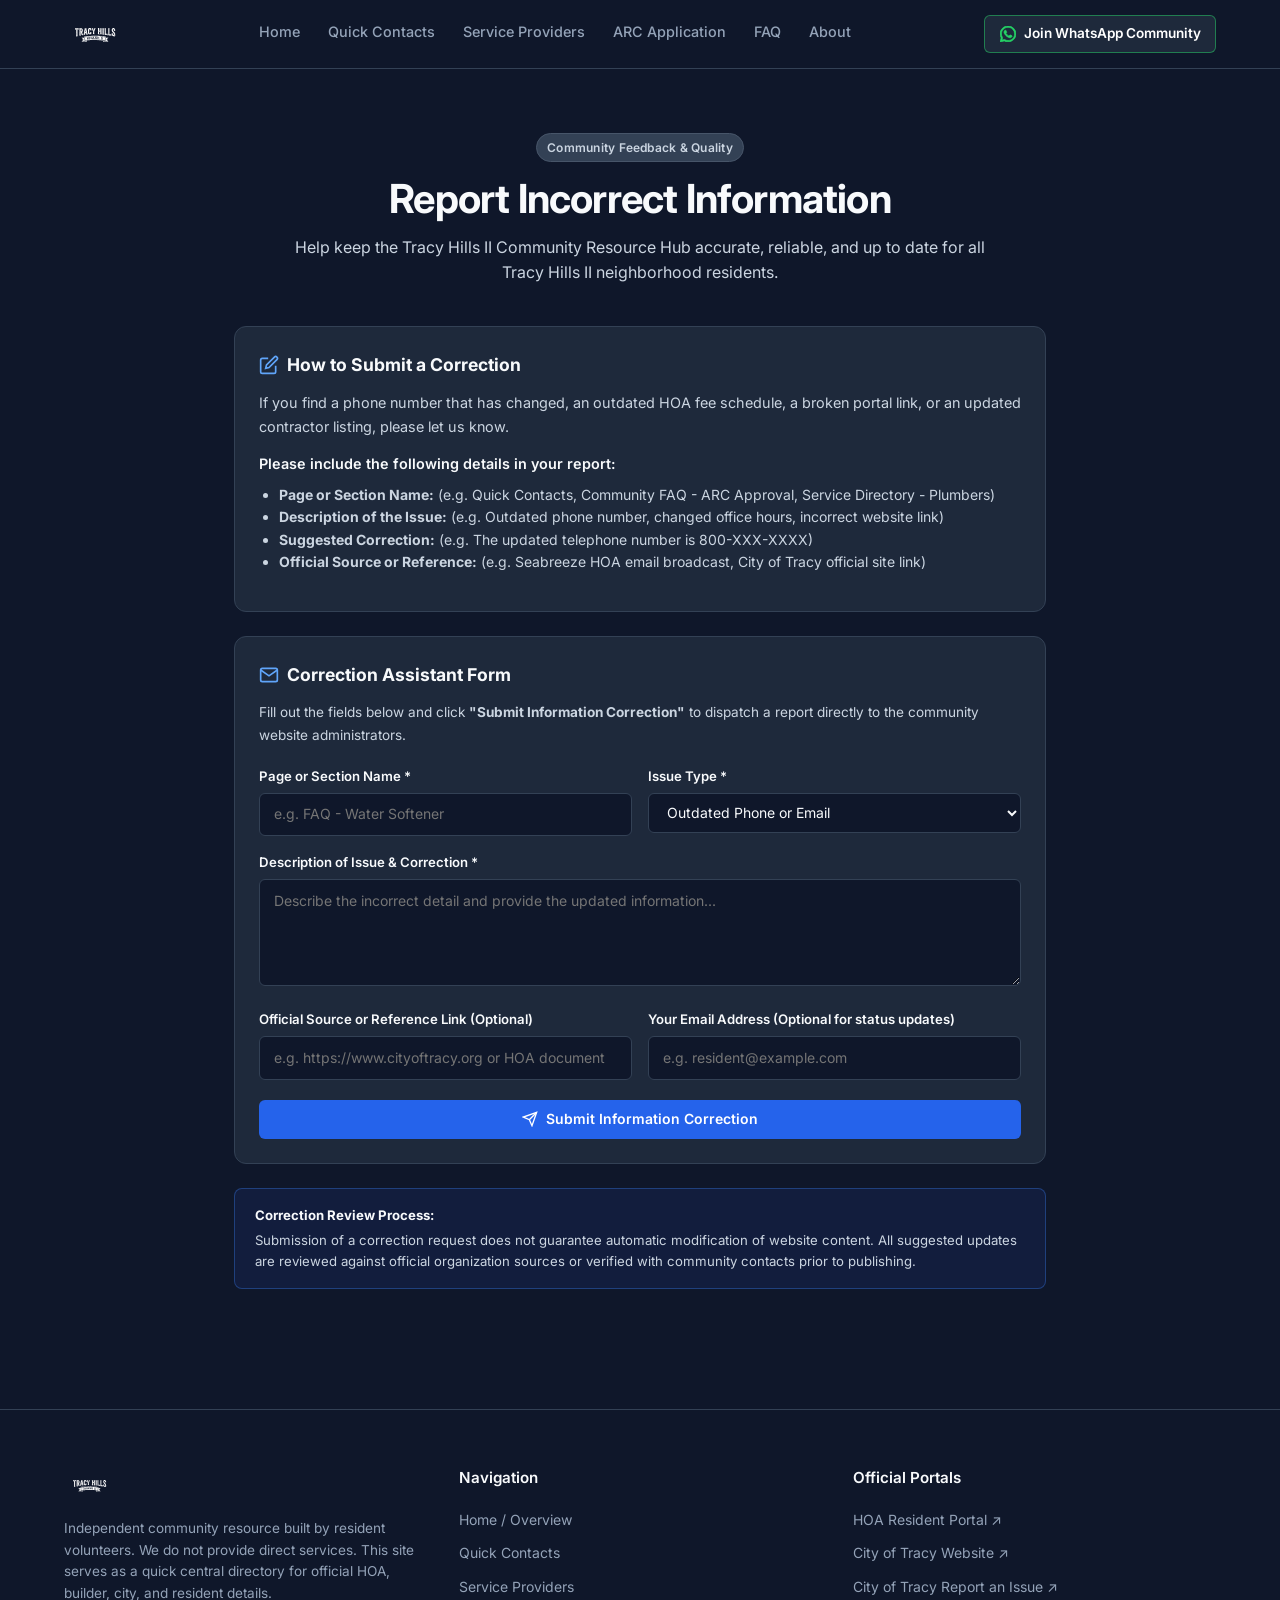
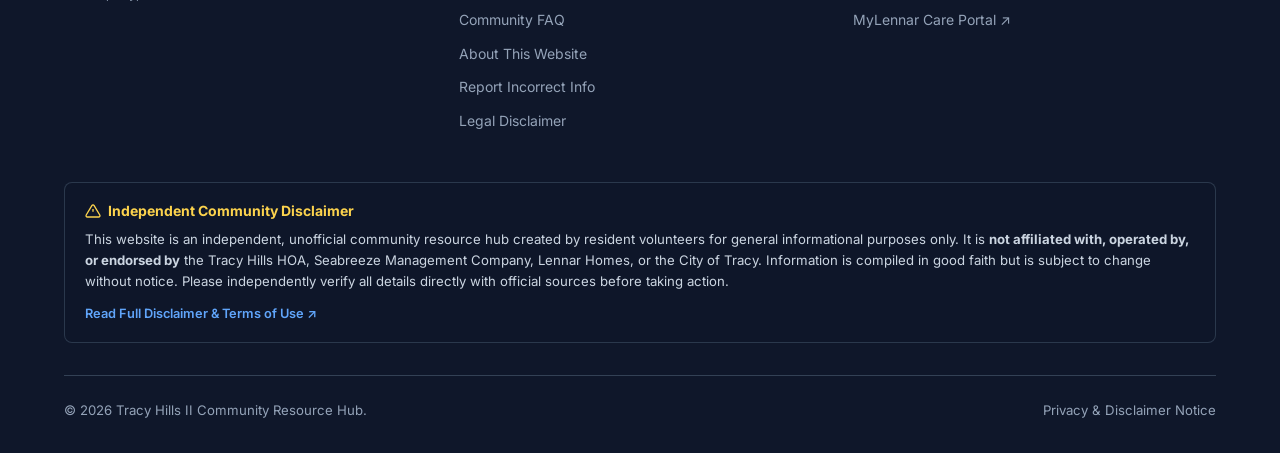
<file: report-information.html>
<!DOCTYPE html>
<html lang="en">
<head>
  <meta charset="UTF-8">
  <meta name="viewport" content="width=device-width, initial-scale=1.0">
  <title>Tracy Hills II (Tracy Hills) | Report Incorrect Information</title>
  
  <!-- Meta Descriptions & SEO -->
  <meta name="description" content="Report outdated phone numbers, changed HOA procedures, broken links, or provider corrections for the Tracy Hills II (Tracy Hills Phase 2) Community Resource Hub.">
  <meta name="keywords" content="Tracy Hills, Tracy Hills II, Tracy Hills Phase 2, Tracy Hills Phase II, THP2, Report info Tracy Hills, website correction, contact update, resident feedback">
  <meta name="author" content="Tracy Hills II Community">
  <meta name="robots" content="index, follow">
  <link rel="canonical" href="https://tracyhills2.github.io/report-information.html">

  <!-- Open Graph Meta -->
  <meta property="og:type" content="website">
  <meta property="og:url" content="https://tracyhills2.github.io/report-information.html">
  <meta property="og:site_name" content="Tracy Hills II Community Resource Hub">
  <meta property="og:title" content="Report Incorrect Information | Tracy Hills II">
  <meta property="og:description" content="Report outdated phone numbers, changed HOA procedures, broken links, or provider corrections for the Tracy Hills II Community Resource Hub.">
  <meta property="og:image" content="https://tracyhills2.github.io/images/thp2-logo-social-v2.png">
  <meta property="og:image:width" content="1200">
  <meta property="og:image:height" content="630">
  <meta property="og:image:alt" content="Tracy Hills Phase II Community Resource Hub Logo">
  <meta name="twitter:card" content="summary_large_image">
  <meta name="twitter:image" content="https://tracyhills2.github.io/images/thp2-logo-social-v2.png">

  <!-- Google Fonts Inter -->
  <link rel="preconnect" href="https://fonts.googleapis.com">
  <link rel="preconnect" href="https://fonts.gstatic.com" crossorigin>
  <link href="https://fonts.googleapis.com/css2?family=Inter:wght@400;500;600;700;800;900&display=swap" rel="stylesheet">
  
  <!-- Stylesheet -->
  <link rel="icon" type="image/svg+xml" href="favicon.svg">
  <link rel="stylesheet" href="css/styles.css">
</head>
<body>

  <!-- Site Header -->
  <header class="site-header">
    <div class="container header-container">
      <a href="index.html" class="brand-logo" aria-label="Tracy Hills II Home">
        <img src="images/thp2-logo-v2.svg" alt="Tracy Hills Phase II Community Logo" class="brand-logo-img">
      </a>

      <nav class="desktop-nav">
        <a href="index.html" class="nav-link">Home</a>
        <a href="contacts.html" class="nav-link">Quick Contacts</a>
        <a href="providers.html" class="nav-link">Service Providers</a>
        <a href="arc-application.html" class="nav-link">ARC Application</a>
        <a href="faq.html" class="nav-link">FAQ</a>
        <a href="about.html" class="nav-link">About</a>
      </nav>

      <div style="display: flex; align-items: center; gap: 1rem;">
        <a href="https://chat.whatsapp.com/JbKtulmPtaKJ3CA4htB0uS?mode=gi_t" target="_blank" rel="noopener noreferrer" class="desktop-cta">
          <svg width="16" height="16" viewBox="0 0 24 24" fill="#25D366" stroke="#25D366"><path d="M17.472 14.382c-.297-.149-1.758-.867-2.03-.967-.273-.099-.471-.148-.67.15-.197.297-.767.966-.94 1.164-.173.199-.347.223-.644.075-.297-.15-1.255-.463-2.39-1.475-.883-.788-1.48-1.761-1.653-2.059-.173-.297-.018-.458.13-.606.134-.133.298-.347.446-.52.149-.174.198-.298.298-.497.099-.198.05-.371-.025-.52-.075-.149-.669-1.612-.916-2.207-.242-.579-.487-.501-.669-.51l-.57-.01c-.198 0-.52.074-.792.372s-1.04 1.016-1.04 2.479 1.065 2.876 1.213 3.074c.149.198 2.095 3.2 5.076 4.487.709.306 1.263.489 1.694.626.712.226 1.36.194 1.872.118.571-.085 1.758-.719 2.006-1.413.248-.694.248-1.289.173-1.413-.074-.124-.272-.198-.57-.347m-5.421 7.403h-.004a9.87 9.87 0 01-5.031-1.378l-.361-.214-3.741.982.998-3.648-.235-.374a9.86 9.86 0 01-1.51-5.26c.001-5.45 4.436-9.884 9.888-9.884 2.64 0 5.122 1.03 6.988 2.898a9.825 9.825 0 012.893 6.99c-.002 5.45-4.437 9.884-9.885 9.884m8.413-18.297A11.815 11.815 0 0012.05 0C5.495 0 .16 5.335.157 11.892c0 2.096.547 4.142 1.588 5.945L.057 24l6.305-1.654a11.882 11.882 0 005.683 1.448h.005c6.554 0 11.89-5.335 11.893-11.893a11.821 11.821 0 00-3.48-8.413z"/></svg>
          <span>Join WhatsApp Community</span>
        </a>

        <button id="mobile-menu-toggle" class="mobile-toggle" aria-label="Open navigation menu" data-tour="menu-toggle">
          <svg width="20" height="20" viewBox="0 0 24 24" fill="none" stroke="currentColor" stroke-width="2.5" stroke-linecap="round" stroke-linejoin="round"><line x1="3" y1="12" x2="21" y2="12"></line><line x1="3" y1="6" x2="21" y2="6"></line><line x1="3" y1="18" x2="21" y2="18"></line></svg>
          <span class="mobile-toggle-text">MENU</span>
        </button>
      </div>
    </div>
  </header>

  <!-- Mobile Nav Overlay -->
  <div id="mobile-nav-overlay" class="mobile-nav-overlay">
    <div class="mobile-nav-drawer">
      <div class="mobile-drawer-header">
        <div class="brand-logo">
          <img src="images/thp2-logo-v2.svg" alt="Tracy Hills Phase II Logo" style="height: 38px; width: auto;">
        </div>
        <button id="mobile-drawer-close" style="color: var(--text-muted); padding: 0.25rem;">
          <svg width="24" height="24" viewBox="0 0 24 24" fill="none" stroke="currentColor" stroke-width="2" stroke-linecap="round" stroke-linejoin="round"><line x1="18" y1="6" x2="6" y2="18"></line><line x1="6" y1="6" x2="18" y2="18"></line></svg>
        </button>
      </div>

      <nav class="mobile-drawer-links" data-tour="drawer-links">
        <a href="index.html" class="nav-link">Home</a>
        <a href="contacts.html" class="nav-link">Quick Contacts</a>
        <a href="providers.html" class="nav-link">Service Providers</a>
        <a href="arc-application.html" class="nav-link">ARC Application</a>
        <a href="faq.html" class="nav-link">FAQ</a>
        <a href="about.html" class="nav-link">About</a>
      </nav>

      <div style="margin-top: auto; padding-top: 1.5rem; border-top: 1px solid var(--border-subtle);">
        <a href="https://chat.whatsapp.com/JbKtulmPtaKJ3CA4htB0uS?mode=gi_t" target="_blank" rel="noopener noreferrer" class="btn btn-primary" style="width: 100%; background: #1E293B; border: 1px solid rgba(37, 211, 102, 0.5);">
          <svg width="18" height="18" viewBox="0 0 24 24" fill="#25D366" stroke="#25D366"><path d="M17.472 14.382c-.297-.149-1.758-.867-2.03-.967-.273-.099-.471-.148-.67.15-.197.297-.767.966-.94 1.164-.173.199-.347.223-.644.075-.297-.15-1.255-.463-2.39-1.475-.883-.788-1.48-1.761-1.653-2.059-.173-.297-.018-.458.13-.606.134-.133.298-.347.446-.52.149-.174.198-.298.298-.497.099-.198.05-.371-.025-.52-.075-.149-.669-1.612-.916-2.207-.242-.579-.487-.501-.669-.51l-.57-.01c-.198 0-.52.074-.792.372s-1.04 1.016-1.04 2.479 1.065 2.876 1.213 3.074c.149.198 2.095 3.2 5.076 4.487.709.306 1.263.489 1.694.626.712.226 1.36.194 1.872.118.571-.085 1.758-.719 2.006-1.413.248-.694.248-1.289.173-1.413-.074-.124-.272-.198-.57-.347m-5.421 7.403h-.004a9.87 9.87 0 01-5.031-1.378l-.361-.214-3.741.982.998-3.648-.235-.374a9.86 9.86 0 01-1.51-5.26c.001-5.45 4.436-9.884 9.888-9.884 2.64 0 5.122 1.03 6.988 2.898a9.825 9.825 0 012.893 6.99c-.002 5.45-4.437 9.884-9.885 9.884m8.413-18.297A11.815 11.815 0 0012.05 0C5.495 0 .16 5.335.157 11.892c0 2.096.547 4.142 1.588 5.945L.057 24l6.305-1.654a11.882 11.882 0 005.683 1.448h.005c6.554 0 11.89-5.335 11.893-11.893a11.821 11.821 0 00-3.48-8.413z"/></svg>
          <span style="color: #FFFFFF;">Join WhatsApp Community</span>
        </a>
      </div>
    </div>
  </div>

  <!-- Main Content Area -->
  <main class="section-padding">
    <div class="container" style="max-width: 860px;">

      <!-- Hero Header -->
      <div style="text-align: center; margin-bottom: 2.5rem;">
        <span class="badge" style="margin-bottom: 0.75rem;">Community Feedback & Quality</span>
        <h1 class="page-title" style="margin-bottom: 0.65rem;">Report Incorrect Information</h1>
        <p style="color: var(--text-secondary); font-size: 1rem; line-height: 1.6; max-width: 720px; margin: 0 auto;">
          Help keep the Tracy Hills II Community Resource Hub accurate, reliable, and up to date for all Tracy Hills II neighborhood residents.
        </p>
      </div>

      <!-- Guidelines Card -->
      <div class="disclaimer-card">
        <h3>
          <svg width="20" height="20" viewBox="0 0 24 24" fill="none" stroke="var(--accent-link)" stroke-width="2"><path d="M11 4H4a2 2 0 0 0-2 2v14a2 2 0 0 0 2 2h14a2 2 0 0 0 2-2v-7"></path><path d="M18.5 2.5a2.121 2.121 0 0 1 3 3L12 15l-4 1 1-4 9.5-9.5z"></path></svg>
          <span>How to Submit a Correction</span>
        </h3>
        <p>
          If you find a phone number that has changed, an outdated HOA fee schedule, a broken portal link, or an updated contractor listing, please let us know.
        </p>
        <p style="font-weight: 600; color: var(--text-primary); margin-bottom: 0.5rem;">Please include the following details in your report:</p>
        <ul>
          <li><strong>Page or Section Name:</strong> (e.g. Quick Contacts, Community FAQ - ARC Approval, Service Directory - Plumbers)</li>
          <li><strong>Description of the Issue:</strong> (e.g. Outdated phone number, changed office hours, incorrect website link)</li>
          <li><strong>Suggested Correction:</strong> (e.g. The updated telephone number is 800-XXX-XXXX)</li>
          <li><strong>Official Source or Reference:</strong> (e.g. Seabreeze HOA email broadcast, City of Tracy official site link)</li>
        </ul>
      </div>

      <!-- Interactive Correction Form Assistant -->
      <div class="disclaimer-card">
        <h3>
          <svg width="20" height="20" viewBox="0 0 24 24" fill="none" stroke="var(--accent-link)" stroke-width="2"><path d="M4 4h16c1.1 0 2 .9 2 2v12c0 1.1-.9 2-2 2H4c-1.1 0-2-.9-2-2V6c0-1.1.9-2 2-2z"></path><polyline points="22,6 12,13 2,6"></polyline></svg>
          <span>Correction Assistant Form</span>
        </h3>
        <p style="font-size: 0.85rem; margin-bottom: 1.25rem;">
          Fill out the fields below and click <strong>"Submit Information Correction"</strong> to dispatch a report directly to the community website administrators.
        </p>

        <form id="correction-form" onsubmit="event.preventDefault(); sendCorrectionEmail();">
          <div style="display: grid; grid-template-columns: repeat(auto-fit, minmax(260px, 1fr)); gap: 1rem; margin-bottom: 1rem;">
            <div>
              <label for="report-page" style="display: block; font-size: 0.825rem; font-weight: 600; color: var(--text-primary); margin-bottom: 0.35rem;">Page or Section Name *</label>
              <input type="text" id="report-page" placeholder="e.g. FAQ - Water Softener" required style="width: 100%; background: #0F172A; border: 1px solid var(--border-subtle); border-radius: var(--radius-sm); padding: 0.6rem 0.85rem; color: var(--text-primary); font-size: 0.875rem;">
            </div>

            <div>
              <label for="report-type" style="display: block; font-size: 0.825rem; font-weight: 600; color: var(--text-primary); margin-bottom: 0.35rem;">Issue Type *</label>
              <select id="report-type" required style="width: 100%; background: #0F172A; border: 1px solid var(--border-subtle); border-radius: var(--radius-sm); padding: 0.6rem 0.85rem; color: var(--text-primary); font-size: 0.875rem;">
                <option value="Outdated Phone or Email">Outdated Phone or Email</option>
                <option value="Changed HOA Rules or Fees">Changed HOA Rules or Fees</option>
                <option value="Broken Link">Broken Link</option>
                <option value="Service Provider Listing Update">Service Provider Listing Update</option>
                <option value="Other Information Correction">Other Information Correction</option>
              </select>
            </div>
          </div>

          <div style="margin-bottom: 1rem;">
            <label for="report-description" style="display: block; font-size: 0.825rem; font-weight: 600; color: var(--text-primary); margin-bottom: 0.35rem;">Description of Issue & Correction *</label>
            <textarea id="report-description" rows="4" placeholder="Describe the incorrect detail and provide the updated information..." required style="width: 100%; background: #0F172A; border: 1px solid var(--border-subtle); border-radius: var(--radius-sm); padding: 0.65rem 0.85rem; color: var(--text-primary); font-size: 0.875rem; line-height: 1.5; resize: vertical;"></textarea>
          </div>

          <div style="display: grid; grid-template-columns: repeat(auto-fit, minmax(260px, 1fr)); gap: 1rem; margin-bottom: 1.25rem;">
            <div>
              <label for="report-source" style="display: block; font-size: 0.825rem; font-weight: 600; color: var(--text-primary); margin-bottom: 0.35rem;">Official Source or Reference Link (Optional)</label>
              <input type="text" id="report-source" placeholder="e.g. https://www.cityoftracy.org or HOA document" style="width: 100%; background: #0F172A; border: 1px solid var(--border-subtle); border-radius: var(--radius-sm); padding: 0.6rem 0.85rem; color: var(--text-primary); font-size: 0.875rem;">
            </div>
            <div>
              <label for="report-email" style="display: block; font-size: 0.825rem; font-weight: 600; color: var(--text-primary); margin-bottom: 0.35rem;">Your Email Address (Optional for status updates)</label>
              <input type="email" id="report-email" placeholder="e.g. resident@example.com" style="width: 100%; background: #0F172A; border: 1px solid var(--border-subtle); border-radius: var(--radius-sm); padding: 0.6rem 0.85rem; color: var(--text-primary); font-size: 0.875rem;">
            </div>
          </div>

          <!-- Anti-Spam Honeypot Field -->
          <div style="position: absolute; left: -9999px; opacity: 0; pointer-events: none;" aria-hidden="true">
            <input type="text" id="report-hp-field" name="b_hp_field" tabindex="-1" autocomplete="off">
          </div>

          <div id="report-status-banner" style="display: none; padding: 0.75rem 1rem; border-radius: var(--radius-sm); margin-bottom: 1rem; font-size: 0.875rem;"></div>

          <button type="submit" id="report-submit-btn" class="btn btn-primary" style="width: 100%; justify-content: center;">
            <svg width="16" height="16" viewBox="0 0 24 24" fill="none" stroke="currentColor" stroke-width="2"><line x1="22" y1="2" x2="11" y2="13"></line><polygon points="22 2 15 22 11 13 2 9 22 2"></polygon></svg>
            <span>Submit Information Correction</span>
          </button>
        </form>
      </div>

      <!-- Verification Governance Notice -->
      <div style="background: rgba(30, 58, 138, 0.2); border: 1px solid rgba(59, 130, 246, 0.35); border-radius: var(--radius-md); padding: 1rem 1.25rem; font-size: 0.825rem; color: var(--text-secondary); line-height: 1.6;">
        <strong style="color: var(--text-primary); display: block; margin-bottom: 0.25rem;">Correction Review Process:</strong>
        Submission of a correction request does not guarantee automatic modification of website content. All suggested updates are reviewed against official organization sources or verified with community contacts prior to publishing.
      </div>

    </div>
  </main>

  <!-- Site Footer -->
  <footer class="site-footer">
    <div class="container">
      <div class="footer-grid">
        <!-- Brand Col -->
        <div>
          <div style="display: flex; align-items: center; gap: 0.65rem; margin-bottom: 0.85rem;">
            <img src="images/thp2-logo-v2.svg" alt="Tracy Hills Phase II Logo" style="height: 38px; width: auto;">
          </div>
          <p style="color: var(--text-muted); font-size: 0.85rem; line-height: 1.6; margin-bottom: 1rem;">
            Independent community resource built by resident volunteers. We do not provide direct services. This site serves as a quick central directory for official HOA, builder, city, and resident details.
          </p>
        </div>

        <!-- Quick Links -->
        <div>
          <h4 class="footer-heading">Navigation</h4>
          <ul class="footer-links">
            <li><a href="index.html">Home / Overview</a></li>
            <li><a href="contacts.html">Quick Contacts</a></li>
            <li><a href="providers.html">Service Providers</a></li>
            <li><a href="faq.html">Community FAQ</a></li>
            <li><a href="about.html">About This Website</a></li>
            <li><a href="report-information.html">Report Incorrect Info</a></li>
            <li><a href="disclaimer.html">Legal Disclaimer</a></li>
          </ul>
        </div>

        <!-- Official Portals -->
        <div>
          <h4 class="footer-heading">Official Portals</h4>
          <ul class="footer-links">
            <li><a href="https://commarea.cincwebaxis.com" target="_blank" rel="noopener noreferrer">HOA Resident Portal ↗</a></li>
            <li><a href="https://www.cityoftracy.org" target="_blank" rel="noopener noreferrer">City of Tracy Website ↗</a></li>
            <li><a href="https://user.govoutreach.com/tracy/support.php" target="_blank" rel="noopener noreferrer">City of Tracy Report an Issue ↗</a></li>
            <li><a href="https://myhome.lennar.com" target="_blank" rel="noopener noreferrer">MyLennar Care Portal ↗</a></li>
          </ul>
        </div>
      </div>

      <!-- Footer Disclaimer Component -->
      <div class="footer-disclaimer-box">
        <div class="footer-disclaimer-title">
          <svg width="16" height="16" viewBox="0 0 24 24" fill="none" stroke="currentColor" stroke-width="2"><path d="M10.29 3.86L1.82 18a2 2 0 0 0 1.71 3h16.94a2 2 0 0 0 1.71-3L13.71 3.86a2 2 0 0 0-3.42 0z"></path><line x1="12" y1="9" x2="12" y2="13"></line><line x1="12" y1="17" x2="12.01" y2="17"></line></svg>
          <span>Independent Community Disclaimer</span>
        </div>
        <p>
          This website is an independent, unofficial community resource hub created by resident volunteers for general informational purposes only. It is <strong>not affiliated with, operated by, or endorsed by</strong> the Tracy Hills HOA, Seabreeze Management Company, Lennar Homes, or the City of Tracy. Information is compiled in good faith but is subject to change without notice. Please independently verify all details directly with official sources before taking action.
        </p>
        <a href="disclaimer.html" class="footer-disclaimer-link">Read Full Disclaimer & Terms of Use ↗</a>
      </div>

      <!-- Bottom Bar -->
      <div class="footer-bottom">
        <div>© <span class="dynamic-year">2026</span> Tracy Hills II Community Resource Hub.</div>
        <div><a href="disclaimer.html" style="color: var(--text-muted);">Privacy & Disclaimer Notice</a></div>
      </div>
    </div>
  </footer>

  <!-- Vanilla Scripts -->
  <script src="js/app.js?v=2.9"></script>
  <script src="js/whatsapp-modal.js?v=2.9"></script>
  <script>
    async function sendCorrectionEmail() {
      const page = document.getElementById('report-page').value.trim();
      const type = document.getElementById('report-type').value;
      const description = document.getElementById('report-description').value.trim();
      const source = document.getElementById('report-source').value.trim();
      const senderEmail = document.getElementById('report-email').value.trim();
      const hpField = document.getElementById('report-hp-field') ? document.getElementById('report-hp-field').value : '';

      const btn = document.getElementById('report-submit-btn');
      const banner = document.getElementById('report-status-banner');

      if (!page || !description) {
        banner.style.background = 'rgba(220, 38, 38, 0.15)';
        banner.style.border = '1px solid rgba(239, 68, 68, 0.4)';
        banner.style.color = '#FCA5A5';
        banner.textContent = 'Please fill in all required fields marked with *';
        banner.style.display = 'block';
        return;
      }

      btn.disabled = true;
      btn.innerHTML = '<span>Submitting report...</span>';
      banner.style.display = 'none';

      try {
        const response = await fetch('https://tracy-hills-api.tracyhillsphase2.workers.dev/', {
          method: 'POST',
          headers: { 'Content-Type': 'application/json' },
          body: JSON.stringify({
            formType: 'website_report',
            pageName: page,
            issueType: type,
            description: description,
            referenceSource: source,
            senderEmail: senderEmail,
            b_hp_field: hpField
          })
        });

        const data = await response.json();

        if (response.ok && data.success) {
          banner.style.background = 'rgba(21, 128, 61, 0.2)';
          banner.style.border = '1px solid rgba(74, 222, 128, 0.4)';
          banner.style.color = '#4ADE80';
          banner.textContent = 'Thank you! Your information correction report has been submitted to website administrators for review.';
          banner.style.display = 'block';
          document.getElementById('correction-form').reset();
        } else {
          throw new Error(data.message || 'Error submitting report.');
        }
      } catch (err) {
        console.error('Report submission error:', err);
        banner.style.background = 'rgba(220, 38, 38, 0.15)';
        banner.style.border = '1px solid rgba(239, 68, 68, 0.4)';
        banner.style.color = '#FCA5A5';
        banner.textContent = err.message || 'Network error. Please try again later.';
        banner.style.display = 'block';
      } finally {
        btn.disabled = false;
        btn.innerHTML = `<svg width="16" height="16" viewBox="0 0 24 24" fill="none" stroke="currentColor" stroke-width="2"><line x1="22" y1="2" x2="11" y2="13"></line><polygon points="22 2 15 22 11 13 2 9 22 2"></polygon></svg> <span>Submit Information Correction</span>`;
      }
    }
  </script>

  <!-- Cloudflare Web Analytics -->
  <script type='module' src='https://static.cloudflareinsights.com/beacon.min.js' data-cf-beacon='{"token": "df8c32b5189748b98cff8eec5268cd60"}'></script>
</body>
</html>
</file>
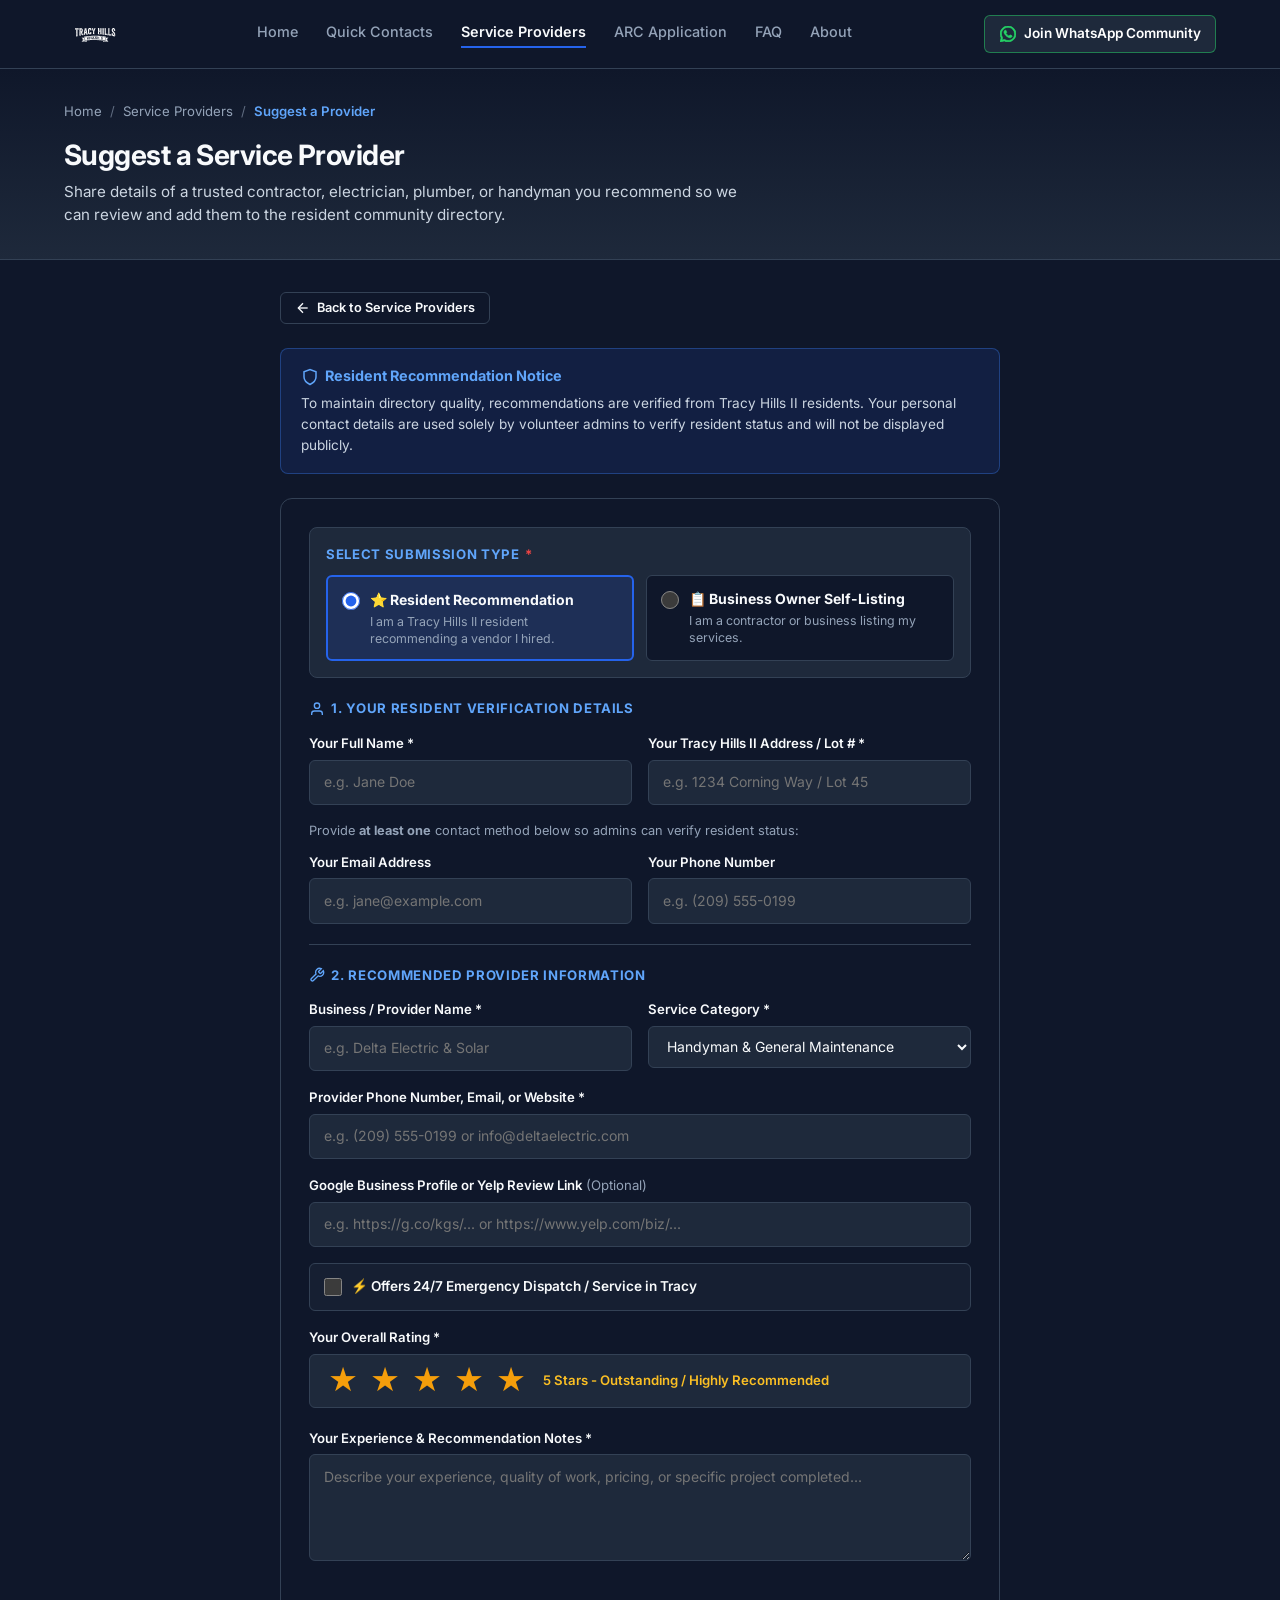
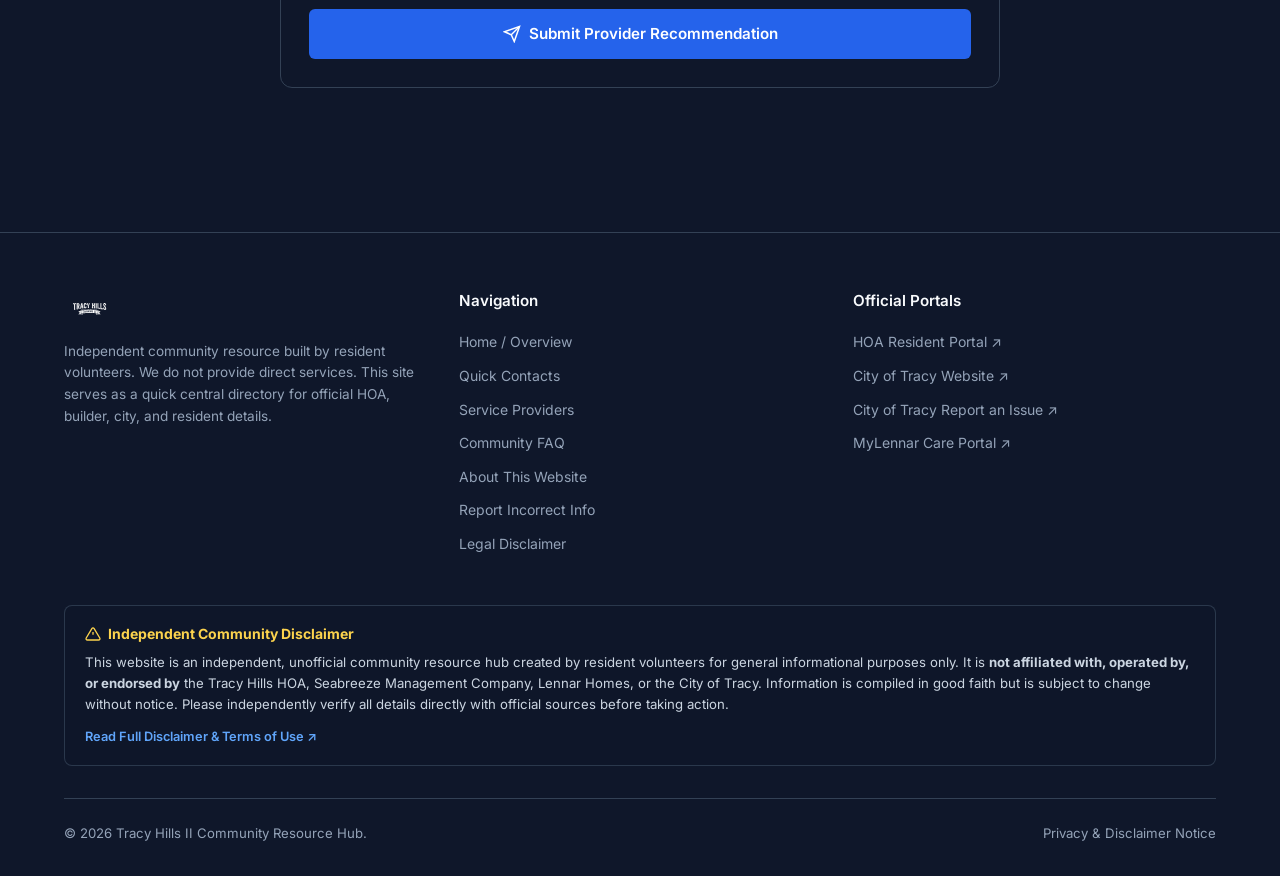
<file: suggest-provider.html>
<!DOCTYPE html>
<html lang="en">
<head>
  <meta charset="UTF-8">
  <meta name="viewport" content="width=device-width, initial-scale=1.0">
  <title>Tracy Hills II (Tracy Hills) | Suggest a Service Provider</title>
  <meta name="description" content="Recommend a trusted handyman, electrician, plumber, landscaper, or contractor to fellow Tracy Hills II (Tracy Hills Phase 2) residents in Tracy, CA.">
  <meta name="keywords" content="Tracy Hills, Tracy Hills II, Tracy Hills Phase 2, Tracy Hills Phase II, THP2, recommend contractor Tracy Hills, suggest vendor Tracy Hills">
  <meta name="author" content="Tracy Hills II Community">
  <meta name="robots" content="index, follow">
  <link rel="canonical" href="https://tracyhills2.github.io/suggest-provider.html">
  
  <!-- Open Graph / Social -->
  <meta property="og:type" content="website">
  <meta property="og:url" content="https://tracyhills2.github.io/suggest-provider.html">
  <meta property="og:site_name" content="Tracy Hills II Community Resource Hub">
  <meta property="og:title" content="Suggest a Service Provider | Tracy Hills & Tracy">
  <meta property="og:description" content="Recommend a trusted contractor or local service provider for the Tracy Hills and surrounding Tracy community directory.">
  <meta property="og:image" content="https://tracyhills2.github.io/images/thp2-logo-social-v2.png">
  <meta property="og:image:width" content="1200">
  <meta property="og:image:height" content="630">
  <meta property="og:image:alt" content="Tracy Hills Phase II Community Resource Hub Logo">
  <meta name="twitter:card" content="summary_large_image">
  <meta name="twitter:image" content="https://tracyhills2.github.io/images/thp2-logo-social-v2.png">
  
  <!-- Favicon -->
  <link rel="icon" href="favicon.svg" type="image/svg+xml">
  
  <!-- Modern Typography -->
  <link rel="preconnect" href="https://fonts.googleapis.com">
  <link rel="preconnect" href="https://fonts.gstatic.com" crossorigin>
  <link href="https://fonts.googleapis.com/css2?family=Inter:wght@400;500;600;700;800&display=swap" rel="stylesheet">
  
  <!-- Stylesheets -->
  <link rel="stylesheet" href="css/styles.css">
</head>
<body>
  <!-- Site Header -->
  <header class="site-header">
    <div class="container header-container">
      <a href="index.html" class="brand-logo" aria-label="Tracy Hills II Home">
        <img src="images/thp2-logo-v2.svg" alt="Tracy Hills Phase II Community Logo" class="brand-logo-img">
      </a>

      <nav class="desktop-nav">
        <a href="index.html" class="nav-link">Home</a>
        <a href="contacts.html" class="nav-link">Quick Contacts</a>
        <a href="providers.html" class="nav-link active">Service Providers</a>
        <a href="arc-application.html" class="nav-link">ARC Application</a>
        <a href="faq.html" class="nav-link">FAQ</a>
        <a href="about.html" class="nav-link">About</a>
      </nav>

      <div style="display: flex; align-items: center; gap: 1rem;">
        <a href="https://chat.whatsapp.com/JbKtulmPtaKJ3CA4htB0uS?mode=gi_t" target="_blank" rel="noopener noreferrer" class="desktop-cta">
          <svg width="16" height="16" viewBox="0 0 24 24" fill="#25D366" stroke="#25D366"><path d="M17.472 14.382c-.297-.149-1.758-.867-2.03-.967-.273-.099-.471-.148-.67.15-.197.297-.767.966-.94 1.164-.173.199-.347.223-.644.075-.297-.15-1.255-.463-2.39-1.475-.883-.788-1.48-1.761-1.653-2.059-.173-.297-.018-.458.13-.606.134-.133.298-.347.446-.52.149-.174.198-.298.298-.497.099-.198.05-.371-.025-.52-.075-.149-.669-1.612-.916-2.207-.242-.579-.487-.501-.669-.51l-.57-.01c-.198 0-.52.074-.792.372s-1.04 1.016-1.04 2.479 1.065 2.876 1.213 3.074c.149.198 2.095 3.2 5.076 4.487.709.306 1.263.489 1.694.626.712.226 1.36.194 1.872.118.571-.085 1.758-.719 2.006-1.413.248-.694.248-1.289.173-1.413-.074-.124-.272-.198-.57-.347m-5.421 7.403h-.004a9.87 9.87 0 01-5.031-1.378l-.361-.214-3.741.982.998-3.648-.235-.374a9.86 9.86 0 01-1.51-5.26c.001-5.45 4.436-9.884 9.888-9.884 2.64 0 5.122 1.03 6.988 2.898a9.825 9.825 0 012.893 6.99c-.002 5.45-4.437 9.884-9.885 9.884m8.413-18.297A11.815 11.815 0 0012.05 0C5.495 0 .16 5.335.157 11.892c0 2.096.547 4.142 1.588 5.945L.057 24l6.305-1.654a11.882 11.882 0 005.683 1.448h.005c6.554 0 11.89-5.335 11.893-11.893a11.821 11.821 0 00-3.48-8.413z"/></svg>
          <span>Join WhatsApp Community</span>
        </a>

        <button id="mobile-menu-toggle" class="mobile-toggle" aria-label="Open navigation menu" data-tour="menu-toggle">
          <svg width="20" height="20" viewBox="0 0 24 24" fill="none" stroke="currentColor" stroke-width="2.5" stroke-linecap="round" stroke-linejoin="round"><line x1="3" y1="12" x2="21" y2="12"></line><line x1="3" y1="6" x2="21" y2="6"></line><line x1="3" y1="18" x2="21" y2="18"></line></svg>
          <span class="mobile-toggle-text">MENU</span>
        </button>
      </div>
    </div>
  </header>

  <!-- Mobile Nav Overlay -->
  <div id="mobile-nav-overlay" class="mobile-nav-overlay">
    <div class="mobile-nav-drawer">
      <div class="mobile-drawer-header">
        <div class="brand-logo">
          <img src="images/thp2-logo-v2.svg" alt="Tracy Hills Phase II Logo" style="height: 38px; width: auto;">
        </div>
        <button id="mobile-drawer-close" style="color: var(--text-muted); padding: 0.25rem;">
          <svg width="24" height="24" viewBox="0 0 24 24" fill="none" stroke="currentColor" stroke-width="2" stroke-linecap="round" stroke-linejoin="round"><line x1="18" y1="6" x2="6" y2="18"></line><line x1="6" y1="6" x2="18" y2="18"></line></svg>
        </button>
      </div>

      <nav class="mobile-drawer-links" data-tour="drawer-links">
        <a href="index.html" class="nav-link">Home</a>
        <a href="contacts.html" class="nav-link">Quick Contacts</a>
        <a href="providers.html" class="nav-link active">Service Providers</a>
        <a href="arc-application.html" class="nav-link">ARC Application</a>
        <a href="faq.html" class="nav-link">FAQ</a>
        <a href="about.html" class="nav-link">About</a>
        <a href="report-information.html" class="nav-link">Report Incorrect Info</a>
        <a href="disclaimer.html" class="nav-link">Legal Disclaimer</a>
      </nav>
      <div class="mobile-drawer-footer" style="padding: 1rem;">
        <a href="https://chat.whatsapp.com/JbKtulmPtaKJ3CA4htB0uS?mode=gi_t" target="_blank" rel="noopener noreferrer" class="btn btn-primary" style="width: 100%; background: #1E293B; border: 1px solid rgba(37, 211, 102, 0.5);">
          <svg width="18" height="18" viewBox="0 0 24 24" fill="none" stroke="#25D366" stroke-width="2"><path d="M21 11.5a8.38 8.38 0 0 1-.9 3.8 8.5 8.5 0 0 1-7.6 4.7 8.38 8.38 0 0 1-3.8-.9L3 21l1.9-5.7a8.38 8.38 0 0 1-.9-3.8 8.5 8.5 0 0 1 4.7-7.6 8.38 8.38 0 0 1 3.8-.9h.5a8.48 8.48 0 0 1 8 8v.5z"></path></svg>
          <span style="color: #FFFFFF;">Join WhatsApp Community</span>
        </a>
      </div>
    </div>
  </div>

  <!-- Main Content Body -->
  <main id="main-content">
    
    <!-- Hero / Breadcrumb Bar -->
    <div style="background: linear-gradient(180deg, #0F172A 0%, #1E293B 100%); border-bottom: 1px solid var(--border-subtle); padding: 2rem 0;">
      <div class="container">
        
        <!-- Breadcrumb Navigation -->
        <nav aria-label="Breadcrumb" style="margin-bottom: 1rem;">
          <ol class="breadcrumb">
            <li><a href="index.html">Home</a></li>
            <li style="color: var(--text-muted); opacity: 0.6;">/</li>
            <li><a href="providers.html">Service Providers</a></li>
            <li style="color: var(--text-muted); opacity: 0.6;">/</li>
            <li class="active">Suggest a Provider</li>
          </ol>
        </nav>

        <div style="display: flex; flex-direction: column; gap: 0.5rem;">
          <h1 class="page-title" style="margin: 0; font-size: 1.75rem;">Suggest a Service Provider</h1>
          <p style="color: var(--text-secondary); max-width: 680px; font-size: 0.95rem; line-height: 1.5; margin: 0;">
            Share details of a trusted contractor, electrician, plumber, or handyman you recommend so we can review and add them to the resident community directory.
          </p>
        </div>

      </div>
    </div>

    <!-- Content Container -->
    <div class="container" style="padding-top: 2rem; padding-bottom: 4rem;">
      <div style="max-width: 720px; margin: 0 auto;">

        <!-- Back to Directory Navigation -->
        <div style="margin-bottom: 1.5rem;">
          <a href="providers.html" class="btn btn-outline btn-sm" style="display: inline-flex; align-items: center; gap: 0.4rem;">
            <svg width="16" height="16" viewBox="0 0 24 24" fill="none" stroke="currentColor" stroke-width="2"><line x1="19" y1="12" x2="5" y2="12"></line><polyline points="12 19 5 12 12 5"></polyline></svg>
            <span>Back to Service Providers</span>
          </a>
        </div>

        <!-- Verification Notice Box -->
        <div id="notice-box-resident" style="background: rgba(30, 58, 138, 0.25); border: 1px solid rgba(59, 130, 246, 0.35); border-radius: var(--radius-md); padding: 1rem 1.25rem; font-size: 0.85rem; color: #CBD5E1; margin-bottom: 1.5rem; line-height: 1.55;">
          <strong style="color: var(--accent-link); display: flex; align-items: center; gap: 0.4rem; margin-bottom: 0.35rem; font-size: 0.9rem;">
            <svg width="18" height="18" viewBox="0 0 24 24" fill="none" stroke="currentColor" stroke-width="2"><path d="M12 22s8-4 8-10V5l-8-3-8 3v7c0 6 8 10 8 10z"></path></svg>
            <span>Resident Recommendation Notice</span>
          </strong>
          To maintain directory quality, recommendations are verified from Tracy Hills II residents. Your personal contact details are used solely by volunteer admins to verify resident status and will not be displayed publicly.
        </div>

        <div id="notice-box-vendor" style="display: none; background: rgba(16, 185, 129, 0.15); border: 1px solid rgba(52, 211, 153, 0.35); border-radius: var(--radius-md); padding: 1rem 1.25rem; font-size: 0.85rem; color: #CBD5E1; margin-bottom: 1.5rem; line-height: 1.55;">
          <strong style="color: #34D399; display: flex; align-items: center; gap: 0.4rem; margin-bottom: 0.35rem; font-size: 0.9rem;">
            <svg width="18" height="18" viewBox="0 0 24 24" fill="none" stroke="currentColor" stroke-width="2"><rect x="2" y="7" width="20" height="14" rx="2" ry="2"></rect><path d="M16 21V5a2 2 0 0 0-2-2h-4a2 2 0 0 0-2 2v16"></path></svg>
            <span>Business Directory Listing Notice</span>
          </strong>
          Business owners and contractors serving Tracy Hills II can submit their listing. Approved self-listings will be added to the directory with a <strong>📋 Directory Listing</strong> tag. Please provide a link to your Google Business or Yelp profile.
        </div>

        <!-- Suggestion Form Card -->
        <div class="disclaimer-card" style="background: #0F172A; border: 1px solid var(--border-subtle); border-radius: var(--radius-lg); padding: 1.75rem;">
          
          <form id="suggest-provider-form" onsubmit="event.preventDefault(); submitProviderRecommendation();" style="display: flex; flex-direction: column; gap: 1.25rem;">
            
            <!-- Submission Type Selector -->
            <div style="background: #1E293B; border: 1px solid var(--border-subtle); border-radius: var(--radius-md); padding: 1rem; width: 100%; box-sizing: border-box;">
              <label style="display: flex; align-items: center; gap: 0.35rem; font-size: 0.825rem; font-weight: 700; color: var(--accent-link); text-transform: uppercase; letter-spacing: 0.05em; margin-bottom: 0.65rem; flex-wrap: wrap;">
                <span>Select Submission Type</span>
                <span style="color: var(--accent-alert); font-weight: 700; white-space: nowrap;" title="Required Field">*</span>
              </label>
              
              <div style="display: grid; grid-template-columns: repeat(auto-fit, minmax(min(100%, 220px), 1fr)); gap: 0.75rem; width: 100%; box-sizing: border-box;">
                <!-- Option A: Resident Recommendation -->
                <label id="type-box-resident" style="display: flex; align-items: flex-start; gap: 0.65rem; background: rgba(30, 58, 138, 0.35); border: 2px solid var(--accent-primary); border-radius: var(--radius-sm); padding: 0.75rem 0.85rem; cursor: pointer; transition: all 0.2s ease; width: 100%; box-sizing: border-box;">
                  <input type="radio" name="submissionType" value="resident_recommendation" checked onchange="toggleSubmissionType('resident_recommendation')" style="margin-top: 0.2rem; accent-color: var(--accent-primary); width: 18px; height: 18px; flex-shrink: 0;">
                  <div style="flex: 1; min-width: 0;">
                    <strong style="display: block; color: var(--text-primary); font-size: 0.875rem;">⭐ Resident Recommendation</strong>
                    <span style="font-size: 0.775rem; color: var(--text-muted); line-height: 1.35; display: block; margin-top: 0.15rem;">
                      I am a Tracy Hills II resident recommending a vendor I hired.
                    </span>
                  </div>
                </label>

                <!-- Option B: Vendor Self-Listing -->
                <label id="type-box-vendor" style="display: flex; align-items: flex-start; gap: 0.65rem; background: #0F172A; border: 1px solid var(--border-subtle); border-radius: var(--radius-sm); padding: 0.75rem 0.85rem; cursor: pointer; transition: all 0.2s ease; width: 100%; box-sizing: border-box;">
                  <input type="radio" name="submissionType" value="vendor_self_listing" onchange="toggleSubmissionType('vendor_self_listing')" style="margin-top: 0.2rem; accent-color: var(--accent-primary); width: 18px; height: 18px; flex-shrink: 0;">
                  <div style="flex: 1; min-width: 0;">
                    <strong style="display: block; color: var(--text-primary); font-size: 0.875rem;">📋 Business Owner Self-Listing</strong>
                    <span style="font-size: 0.775rem; color: var(--text-muted); line-height: 1.35; display: block; margin-top: 0.15rem;">
                      I am a contractor or business listing my services.
                    </span>
                  </div>
                </label>
              </div>
            </div>

            <!-- Section 1: Contact Details -->
            <div style="border-bottom: 1px solid var(--border-subtle); padding-bottom: 1.25rem;">
              <div id="sec-1-title" style="font-size: 0.825rem; font-weight: 700; text-transform: uppercase; color: var(--accent-link); letter-spacing: 0.05em; margin-bottom: 0.85rem; display: flex; align-items: center; gap: 0.4rem;">
                <svg width="16" height="16" viewBox="0 0 24 24" fill="none" stroke="currentColor" stroke-width="2"><path d="M20 21v-2a4 4 0 0 0-4-4H8a4 4 0 0 0-4 4v2"></path><circle cx="12" cy="7" r="4"></circle></svg>
                <span>1. Your Resident Verification Details</span>
              </div>

              <div style="display: grid; grid-template-columns: repeat(auto-fit, minmax(240px, 1fr)); gap: 1rem; margin-bottom: 1rem;">
                <div>
                  <label id="lbl-rec-name" for="rec-name" style="display: block; font-size: 0.825rem; font-weight: 600; color: var(--text-primary); margin-bottom: 0.35rem;">Your Full Name *</label>
                  <input type="text" id="rec-name" required placeholder="e.g. Jane Doe" style="width: 100%; padding: 0.65rem 0.85rem; background: #1E293B; border: 1px solid var(--border-subtle); border-radius: var(--radius-sm); color: var(--text-primary); font-size: 0.875rem;">
                </div>
                <div>
                  <label id="lbl-rec-address" for="rec-address" style="display: block; font-size: 0.825rem; font-weight: 600; color: var(--text-primary); margin-bottom: 0.35rem;">Your Tracy Hills II Address / Lot # *</label>
                  <input type="text" id="rec-address" required placeholder="e.g. 1234 Corning Way / Lot 45" style="width: 100%; padding: 0.65rem 0.85rem; background: #1E293B; border: 1px solid var(--border-subtle); border-radius: var(--radius-sm); color: var(--text-primary); font-size: 0.875rem;">
                </div>
              </div>

              <div id="lbl-contact-hint" style="font-size: 0.8rem; color: var(--text-muted); margin-bottom: 0.65rem;">
                Provide <strong>at least one</strong> contact method below so admins can verify resident status:
              </div>

              <div style="display: grid; grid-template-columns: repeat(auto-fit, minmax(240px, 1fr)); gap: 1rem;">
                <div>
                  <label for="rec-email" style="display: block; font-size: 0.825rem; font-weight: 600; color: var(--text-primary); margin-bottom: 0.35rem;">Your Email Address</label>
                  <input type="email" id="rec-email" placeholder="e.g. jane@example.com" style="width: 100%; padding: 0.65rem 0.85rem; background: #1E293B; border: 1px solid var(--border-subtle); border-radius: var(--radius-sm); color: var(--text-primary); font-size: 0.875rem;">
                </div>
                <div>
                  <label for="rec-phone" style="display: block; font-size: 0.825rem; font-weight: 600; color: var(--text-primary); margin-bottom: 0.35rem;">Your Phone Number</label>
                  <input type="tel" id="rec-phone" placeholder="e.g. (209) 555-0199" maxlength="14" oninput="if(window.formatUSPhone) this.value = window.formatUSPhone(this.value);" style="width: 100%; padding: 0.65rem 0.85rem; background: #1E293B; border: 1px solid var(--border-subtle); border-radius: var(--radius-sm); color: var(--text-primary); font-size: 0.875rem;">
                </div>
              </div>
            </div>

            <!-- Section 2: Vendor Details -->
            <div>
              <div id="sec-2-title" style="font-size: 0.825rem; font-weight: 700; text-transform: uppercase; color: var(--accent-link); letter-spacing: 0.05em; margin-bottom: 0.85rem; display: flex; align-items: center; gap: 0.4rem;">
                <svg width="16" height="16" viewBox="0 0 24 24" fill="none" stroke="currentColor" stroke-width="2"><path d="M14.7 6.3a1 1 0 0 0 0 1.4l1.6 1.6a1 1 0 0 0 1.4 0l3.77-3.77a6 6 0 0 1-7.94 7.94l-6.91 6.91a2.12 2.12 0 0 1-3-3l6.91-6.91a6 6 0 0 1 7.94-7.94l-3.76 3.76z"></path></svg>
                <span>2. Recommended Provider Information</span>
              </div>

              <div style="display: grid; grid-template-columns: repeat(auto-fit, minmax(240px, 1fr)); gap: 1rem; margin-bottom: 1rem;">
                <div>
                  <label for="provider-name" style="display: block; font-size: 0.825rem; font-weight: 600; color: var(--text-primary); margin-bottom: 0.35rem;">Business / Provider Name *</label>
                  <input type="text" id="provider-name" required placeholder="e.g. Delta Electric & Solar" style="width: 100%; padding: 0.65rem 0.85rem; background: #1E293B; border: 1px solid var(--border-subtle); border-radius: var(--radius-sm); color: var(--text-primary); font-size: 0.875rem;">
                </div>

                <div>
                  <label for="provider-category" style="display: block; font-size: 0.825rem; font-weight: 600; color: var(--text-primary); margin-bottom: 0.35rem;">Service Category *</label>
                  <select id="provider-category" required style="width: 100%; padding: 0.65rem 0.85rem; background: #1E293B; border: 1px solid var(--border-subtle); border-radius: var(--radius-sm); color: var(--text-primary); font-size: 0.875rem;">
                    <option value="Handyman">Handyman & General Maintenance</option>
                    <option value="Electrician">Electrician & EV Chargers</option>
                    <option value="Plumber">Plumber</option>
                    <option value="Water Softener">Water Softener & RO Systems</option>
                    <option value="Landscaper / Gardener">Landscaper / Gardener & Hardscaping</option>
                    <option value="General Contractor">General Contractor</option>
                    <option value="Painter">Painter</option>
                    <option value="Curtains / Blinds">Curtains, Blinds & Shutters</option>
                    <option value="Flooring">Flooring & Epoxy</option>
                    <option value="Home Insurance">Home Insurance</option>
                    <option value="Mortgage Lenders">Mortgage Lenders</option>
                    <option value="Grocery Delivery">Grocery & Produce Delivery</option>
                    <option value="Garage Door Repair">Garage Door Repair</option>
                    <option value="Solar Services">Solar & Battery Storage</option>
                    <option value="Bird Proofing">Bird Proofing & Solar Mesh</option>
                    <option value="Cleaning Services">House Cleaning Services</option>
                    <option value="Window Cleaning">Window Cleaning & Pressure Washing</option>
                    <option value="Pest Control">Pest Control</option>
                    <option value="Snake Removal / Pest Control">Snake Removal / Wildlife Control</option>
                    <option value="HVAC">HVAC & Air Quality</option>
                    <option value="Roofing">Roofing</option>
                    <option value="Appliance Repair">Appliance Repair</option>
                    <option value="Locksmith">Locksmith & Home Security</option>
                    <option value="Pool Services">Pool Services</option>
                    <option value="Moving Services">Moving Services</option>
                    <option value="Internet / Technology Services">Internet / Technology Services</option>
                    <option value="Holiday Lights">Holiday Lights Installation</option>
                    <option value="Other Service Provider">Other Service Provider</option>
                  </select>
                </div>
              </div>

              <div style="margin-bottom: 1rem;">
                <label for="provider-contact" style="display: block; font-size: 0.825rem; font-weight: 600; color: var(--text-primary); margin-bottom: 0.35rem;">Provider Phone Number, Email, or Website *</label>
                <input type="text" id="provider-contact" required placeholder="e.g. (209) 555-0199 or info@deltaelectric.com" oninput="checkDuplicateProvider()" style="width: 100%; padding: 0.65rem 0.85rem; background: #1E293B; border: 1px solid var(--border-subtle); border-radius: var(--radius-sm); color: var(--text-primary); font-size: 0.875rem;">
              </div>

              <!-- Real-Time Duplicate Provider Warning Banner -->
              <div id="provider-duplicate-warning" style="display: none; background: rgba(245, 158, 11, 0.12); border: 1px solid rgba(245, 158, 11, 0.4); border-radius: var(--radius-sm); padding: 0.75rem 0.85rem; margin-bottom: 1rem; font-size: 0.825rem; color: #FCD34D; line-height: 1.5;"></div>

              <!-- Google Business or Yelp Review Profile Link -->
              <div style="margin-bottom: 1rem;">
                <label for="provider-review-link" style="display: block; font-size: 0.825rem; font-weight: 600; color: var(--text-primary); margin-bottom: 0.35rem;">
                  Google Business Profile or Yelp Review Link <span id="lbl-review-link-opt" style="color: var(--text-muted); font-weight: 400;">(Optional)</span>
                </label>
                <input type="url" id="provider-review-link" placeholder="e.g. https://g.co/kgs/... or https://www.yelp.com/biz/..." style="width: 100%; padding: 0.65rem 0.85rem; background: #1E293B; border: 1px solid var(--border-subtle); border-radius: var(--radius-sm); color: var(--text-primary); font-size: 0.875rem;">
              </div>

              <!-- 24/7 Emergency Service Checkbox -->
              <div style="background: rgba(30, 41, 59, 0.5); border: 1px solid var(--border-subtle); border-radius: var(--radius-sm); padding: 0.75rem 0.85rem; margin-bottom: 1rem;">
                <label style="display: flex; align-items: center; gap: 0.6rem; cursor: pointer; color: var(--text-primary); font-size: 0.85rem; font-weight: 600;">
                  <input type="checkbox" id="provider-247" style="accent-color: #EF4444; width: 18px; height: 18px; flex-shrink: 0;">
                  <span>⚡ Offers 24/7 Emergency Dispatch / Service in Tracy</span>
                </label>
              </div>

              <!-- Star Rating Selector (For Resident Recommendations) -->
              <div id="sec-provider-rating" style="margin-bottom: 1.25rem;">
                <label class="review-form-label" style="display: block; font-size: 0.825rem; font-weight: 600; color: var(--text-primary); margin-bottom: 0.35rem;">
                  <span>Your Overall Rating *</span>
                </label>
                <div class="star-rating-picker-wrapper" style="display: flex; align-items: center; gap: 0.85rem; flex-wrap: wrap;">
                  <div class="star-rating-picker" id="suggest-star-picker">
                    <button type="button" class="star-pick-btn active" data-value="1" aria-label="Rate 1 star">★</button>
                    <button type="button" class="star-pick-btn active" data-value="2" aria-label="Rate 2 stars">★</button>
                    <button type="button" class="star-pick-btn active" data-value="3" aria-label="Rate 3 stars">★</button>
                    <button type="button" class="star-pick-btn active" data-value="4" aria-label="Rate 4 stars">★</button>
                    <button type="button" class="star-pick-btn active" data-value="5" aria-label="Rate 5 stars">★</button>
                  </div>
                  <span id="suggest-star-feedback" class="star-rating-feedback-label">5 Stars - Outstanding / Highly Recommended</span>
                </div>
                <input type="hidden" id="suggest-selected-rating" value="5">
              </div>

              <div style="margin-bottom: 1.25rem;">
                <label id="lbl-provider-review" for="provider-review" style="display: block; font-size: 0.825rem; font-weight: 600; color: var(--text-primary); margin-bottom: 0.35rem;">Your Experience & Recommendation Notes *</label>
                <textarea id="provider-review" rows="4" required placeholder="Describe your experience, quality of work, pricing, or specific project completed..." style="width: 100%; padding: 0.65rem 0.85rem; background: #1E293B; border: 1px solid var(--border-subtle); border-radius: var(--radius-sm); color: var(--text-primary); font-size: 0.875rem; line-height: 1.5; resize: vertical;"></textarea>
              </div>

              <!-- Anti-Spam Honeypot Field -->
              <div style="position: absolute; left: -9999px; opacity: 0; pointer-events: none;" aria-hidden="true">
                <input type="text" id="provider-hp-field" name="b_hp_field" tabindex="-1" autocomplete="off">
              </div>
            </div>

            <!-- Status Message Banner -->
            <div id="provider-status-banner" style="display: none; padding: 0.85rem 1rem; border-radius: var(--radius-sm); font-size: 0.875rem; line-height: 1.5;"></div>

            <!-- Action Submit Button -->
            <button type="submit" id="provider-submit-btn" class="btn btn-primary" style="width: 100%; justify-content: center; padding: 0.85rem; font-size: 0.95rem;">
              <svg width="18" height="18" viewBox="0 0 24 24" fill="none" stroke="currentColor" stroke-width="2"><line x1="22" y1="2" x2="11" y2="13"></line><polygon points="22 2 15 22 11 13 2 9 22 2"></polygon></svg>
              <span id="btn-submit-text">Submit Provider Recommendation</span>
            </button>

          </form>

        </div>

      </div>
    </div>
  </main>

  <!-- Global Footer -->
  <footer class="site-footer">
    <div class="container">
      <div class="footer-grid">
        <!-- Brand Col -->
        <div>
          <div style="display: flex; align-items: center; gap: 0.65rem; margin-bottom: 0.85rem;">
            <img src="images/thp2-logo-v2.svg" alt="Tracy Hills Phase II Logo" style="height: 38px; width: auto;">
          </div>
          <p style="color: var(--text-muted); font-size: 0.85rem; line-height: 1.6; margin-bottom: 1rem;">
            Independent community resource built by resident volunteers. We do not provide direct services. This site serves as a quick central directory for official HOA, builder, city, and resident details.
          </p>
        </div>

        <!-- Navigation -->
        <div>
          <h4 class="footer-heading">Navigation</h4>
          <ul class="footer-links">
            <li><a href="index.html">Home / Overview</a></li>
            <li><a href="contacts.html">Quick Contacts</a></li>
            <li><a href="providers.html">Service Providers</a></li>
            <li><a href="faq.html">Community FAQ</a></li>
            <li><a href="about.html">About This Website</a></li>
            <li><a href="report-information.html">Report Incorrect Info</a></li>
            <li><a href="disclaimer.html">Legal Disclaimer</a></li>
          </ul>
        </div>

        <!-- Official Portals -->
        <div>
          <h4 class="footer-heading">Official Portals</h4>
          <ul class="footer-links">
            <li><a href="https://commarea.cincwebaxis.com" target="_blank" rel="noopener noreferrer">HOA Resident Portal ↗</a></li>
            <li><a href="https://www.cityoftracy.org" target="_blank" rel="noopener noreferrer">City of Tracy Website ↗</a></li>
            <li><a href="https://user.govoutreach.com/tracy/support.php" target="_blank" rel="noopener noreferrer">City of Tracy Report an Issue ↗</a></li>
            <li><a href="https://myhome.lennar.com" target="_blank" rel="noopener noreferrer">MyLennar Care Portal ↗</a></li>
          </ul>
        </div>
      </div>

      <!-- Footer Disclaimer Component -->
      <div class="footer-disclaimer-box">
        <div class="footer-disclaimer-title">
          <svg width="16" height="16" viewBox="0 0 24 24" fill="none" stroke="currentColor" stroke-width="2"><path d="M10.29 3.86L1.82 18a2 2 0 0 0 1.71 3h16.94a2 2 0 0 0 1.71-3L13.71 3.86a2 2 0 0 0-3.42 0z"></path><line x1="12" y1="9" x2="12" y2="13"></line><line x1="12" y1="17" x2="12.01" y2="17"></line></svg>
          <span>Independent Community Disclaimer</span>
        </div>
        <p>
          This website is an independent, unofficial community resource hub created by resident volunteers for general informational purposes only. It is <strong>not affiliated with, operated by, or endorsed by</strong> the Tracy Hills HOA, Seabreeze Management Company, Lennar Homes, or the City of Tracy. Information is compiled in good faith but is subject to change without notice. Please independently verify all details directly with official sources before taking action.
        </p>
        <a href="disclaimer.html" class="footer-disclaimer-link">Read Full Disclaimer & Terms of Use ↗</a>
      </div>

      <!-- Bottom Bar -->
      <div class="footer-bottom">
        <div>© <span class="dynamic-year">2026</span> Tracy Hills II Community Resource Hub.</div>
        <div><a href="disclaimer.html" style="color: var(--text-muted);">Privacy & Disclaimer Notice</a></div>
      </div>
    </div>
  </footer>

  <!-- Vanilla Scripts -->
  <script src="js/providers-data.js?v=1.0"></script>
  <script src="js/app.js?v=2.9"></script>
  <script src="js/whatsapp-modal.js?v=2.9"></script>
  <script>
    let activeSubmissionType = 'resident_recommendation';

    function escapeHtml(str) {
      if (!str) return '';
      return String(str).replace(/&/g, '&amp;').replace(/</g, '&lt;').replace(/>/g, '&gt;').replace(/"/g, '&quot;');
    }

    function checkDuplicateProvider() {
      if (typeof PROVIDERS_DATA === 'undefined') return;

      const phoneInput = document.getElementById('provider-contact').value.trim();
      const nameInput = document.getElementById('provider-name').value.trim();
      const warningBox = document.getElementById('provider-duplicate-warning');

      if (!warningBox) return;

      const phoneDigits = phoneInput.replace(/[^0-9]/g, '');
      let existing = null;

      if (phoneDigits.length >= 7) {
        existing = PROVIDERS_DATA.find(p => {
          const pDigits = (p.phone || '').replace(/[^0-9]/g, '');
          return pDigits && (pDigits.includes(phoneDigits) || phoneDigits.includes(pDigits));
        });
      }

      if (!existing && nameInput.length >= 3) {
        const nameLower = nameInput.toLowerCase();
        existing = PROVIDERS_DATA.find(p => p.businessName && p.businessName.toLowerCase() === nameLower);
      }

      if (existing) {
        warningBox.style.display = 'block';
        warningBox.innerHTML = `
          <div style="display: flex; align-items: flex-start; gap: 0.5rem;">
            <svg width="18" height="18" viewBox="0 0 24 24" fill="none" stroke="#F59E0B" stroke-width="2" style="flex-shrink:0; margin-top:2px;"><path d="M10.29 3.86L1.82 18a2 2 0 0 0 1.71 3h16.94a2 2 0 0 0 1.71-3L13.71 3.86a2 2 0 0 0-3.42 0z"></path><line x1="12" y1="9" x2="12" y2="13"></line><line x1="12" y1="17" x2="12.01" y2="17"></line></svg>
            <div>
              <strong style="color: #FBBF24;">Notice: Provider Already Listed in Directory</strong><br>
              "<strong>${escapeHtml(existing.businessName)}</strong>" (${escapeHtml(existing.category)}) is already listed. You may still submit if you wish to provide updated details or a new review.
            </div>
          </div>
        `;
      } else {
        warningBox.style.display = 'none';
      }
    }

    function toggleSubmissionType(type) {
      activeSubmissionType = type;
      const residentBox = document.getElementById('type-box-resident');
      const vendorBox = document.getElementById('type-box-vendor');
      const residentNotice = document.getElementById('notice-box-resident');
      const vendorNotice = document.getElementById('notice-box-vendor');
      const secRating = document.getElementById('sec-provider-rating');
      
      const sec1Title = document.getElementById('sec-1-title');
      const sec2Title = document.getElementById('sec-2-title');
      const lblRecName = document.getElementById('lbl-rec-name');
      const lblRecAddress = document.getElementById('lbl-rec-address');
      const lblContactHint = document.getElementById('lbl-contact-hint');
      const lblProviderReview = document.getElementById('lbl-provider-review');
      const lblReviewLinkOpt = document.getElementById('lbl-review-link-opt');
      const btnSubmitText = document.getElementById('btn-submit-text');

      const recNameInput = document.getElementById('rec-name');
      const recAddressInput = document.getElementById('rec-address');
      const reviewTextarea = document.getElementById('provider-review');
      const reviewLinkInput = document.getElementById('provider-review-link');

      if (type === 'vendor_self_listing') {
        residentBox.style.background = '#0F172A';
        residentBox.style.border = '1px solid var(--border-subtle)';
        vendorBox.style.background = 'rgba(16, 185, 129, 0.15)';
        vendorBox.style.border = '2px solid #34D399';

        residentNotice.style.display = 'none';
        vendorNotice.style.display = 'block';
        if (secRating) secRating.style.display = 'none';

        sec1Title.innerHTML = `<svg width="16" height="16" viewBox="0 0 24 24" fill="none" stroke="#34D399" stroke-width="2"><path d="M20 21v-2a4 4 0 0 0-4-4H8a4 4 0 0 0-4 4v2"></path><circle cx="12" cy="7" r="4"></circle></svg> <span>1. Business Representative Contact</span>`;
        sec2Title.innerHTML = `<svg width="16" height="16" viewBox="0 0 24 24" fill="none" stroke="#34D399" stroke-width="2"><rect x="2" y="7" width="20" height="14" rx="2" ry="2"></rect><path d="M16 21V5a2 2 0 0 0-2-2h-4a2 2 0 0 0-2 2v16"></path></svg> <span>2. Service & Business Listing Details</span>`;

        lblRecName.textContent = 'Representative / Contact Name *';
        recNameInput.placeholder = 'e.g. Alex Smith (Owner)';
        
        lblRecAddress.textContent = 'Business Address or Service Area *';
        recAddressInput.placeholder = 'e.g. Tracy, CA or 123 Main St, Tracy';
        
        lblContactHint.innerHTML = 'Provide <strong>at least one</strong> contact method below so admins can reach your business:';
        lblProviderReview.textContent = 'Business Description & Services Offered *';
        reviewTextarea.placeholder = 'Describe your business services, specialties, licensing, pricing structure...';

        lblReviewLinkOpt.textContent = '(Recommended for verification)';
        reviewLinkInput.required = false;

        if (btnSubmitText) btnSubmitText.textContent = 'Submit Business Directory Listing';
      } else {
        vendorBox.style.background = '#0F172A';
        vendorBox.style.border = '1px solid var(--border-subtle)';
        residentBox.style.background = 'rgba(30, 58, 138, 0.35)';
        residentBox.style.border = '2px solid var(--accent-primary)';

        vendorNotice.style.display = 'none';
        residentNotice.style.display = 'block';
        if (secRating) secRating.style.display = 'block';

        sec1Title.innerHTML = `<svg width="16" height="16" viewBox="0 0 24 24" fill="none" stroke="currentColor" stroke-width="2"><path d="M20 21v-2a4 4 0 0 0-4-4H8a4 4 0 0 0-4 4v2"></path><circle cx="12" cy="7" r="4"></circle></svg> <span>1. Your Resident Verification Details</span>`;
        sec2Title.innerHTML = `<svg width="16" height="16" viewBox="0 0 24 24" fill="none" stroke="currentColor" stroke-width="2"><path d="M14.7 6.3a1 1 0 0 0 0 1.4l1.6 1.6a1 1 0 0 0 1.4 0l3.77-3.77a6 6 0 0 1-7.94 7.94l-6.91 6.91a2.12 2.12 0 0 1-3-3l6.91-6.91a6 6 0 0 1 7.94-7.94l-3.76 3.76z"></path></svg> <span>2. Recommended Provider Information</span>`;

        lblRecName.textContent = 'Your Full Name *';
        recNameInput.placeholder = 'e.g. Jane Doe';

        lblRecAddress.textContent = 'Your Tracy Hills II Address / Lot # *';
        recAddressInput.placeholder = 'e.g. 1234 Corning Way / Lot 45';

        lblContactHint.innerHTML = 'Provide <strong>at least one</strong> contact method below so admins can verify resident status:';
        lblProviderReview.textContent = 'Your Experience & Recommendation Notes *';
        reviewTextarea.placeholder = 'Describe your experience, quality of work, pricing, or specific project completed...';

        lblReviewLinkOpt.textContent = '(Optional)';
        reviewLinkInput.required = false;

        if (btnSubmitText) btnSubmitText.textContent = 'Submit Provider Recommendation';
      }
    }

    // Star Rating Picker Interactive Controller
    const SUGGEST_STAR_LABELS = {
      1: '1 Star - Poor / Did Not Complete',
      2: '2 Stars - Below Average',
      3: '3 Stars - Average / Met Expectations',
      4: '4 Stars - Good / Recommended',
      5: '5 Stars - Outstanding / Highly Recommended'
    };

    let suggestRating = 5;
    const suggestStarPicker = document.getElementById('suggest-star-picker');
    const suggestStarFeedback = document.getElementById('suggest-star-feedback');
    const suggestRatingInput = document.getElementById('suggest-selected-rating');

    function updateSuggestStarDisplay(val) {
      if (!suggestStarPicker) return;
      const btns = suggestStarPicker.querySelectorAll('.star-pick-btn');
      btns.forEach(btn => {
        const bVal = parseInt(btn.dataset.value, 10);
        if (bVal <= val) {
          btn.classList.add('active');
        } else {
          btn.classList.remove('active');
        }
      });
      if (suggestStarFeedback) {
        suggestStarFeedback.textContent = SUGGEST_STAR_LABELS[val] || `${val} Stars`;
      }
    }

    if (suggestStarPicker) {
      const btns = suggestStarPicker.querySelectorAll('.star-pick-btn');
      btns.forEach(btn => {
        const bVal = parseInt(btn.dataset.value, 10);
        btn.addEventListener('click', () => {
          suggestRating = bVal;
          if (suggestRatingInput) suggestRatingInput.value = bVal;
          updateSuggestStarDisplay(bVal);
        });
        btn.addEventListener('mouseenter', () => {
          updateSuggestStarDisplay(bVal);
        });
      });
      suggestStarPicker.addEventListener('mouseleave', () => {
        updateSuggestStarDisplay(suggestRating);
      });
    }

    async function submitProviderRecommendation() {
      const recName = document.getElementById('rec-name').value.trim();
      const recAddress = document.getElementById('rec-address').value.trim();
      const recEmail = document.getElementById('rec-email').value.trim();
      const recPhone = document.getElementById('rec-phone').value.trim();

      const name = document.getElementById('provider-name').value.trim();
      const category = document.getElementById('provider-category').value;
      const contact = document.getElementById('provider-contact').value.trim();
      const reviewLink = document.getElementById('provider-review-link').value.trim();
      const is247 = document.getElementById('provider-247').checked;
      const review = document.getElementById('provider-review').value.trim();
      const hpField = document.getElementById('provider-hp-field') ? document.getElementById('provider-hp-field').value : '';

      const btn = document.getElementById('provider-submit-btn');
      const banner = document.getElementById('provider-status-banner');

      if (!recName || !recAddress || !name || !contact || !review) {
        banner.style.background = 'rgba(220, 38, 38, 0.15)';
        banner.style.border = '1px solid rgba(239, 68, 68, 0.4)';
        banner.style.color = '#FCA5A5';
        banner.textContent = 'Please fill out all required fields marked with *';
        banner.style.display = 'block';
        return;
      }

      if (!recEmail && !recPhone) {
        banner.style.background = 'rgba(220, 38, 38, 0.15)';
        banner.style.border = '1px solid rgba(239, 68, 68, 0.4)';
        banner.style.color = '#FCA5A5';
        banner.textContent = 'Please provide at least your Email Address or Phone Number.';
        banner.style.display = 'block';
        return;
      }

      if (recPhone && window.isValidUSPhone && !window.isValidUSPhone(recPhone)) {
        banner.style.background = 'rgba(220, 38, 38, 0.15)';
        banner.style.border = '1px solid rgba(239, 68, 68, 0.4)';
        banner.style.color = '#FCA5A5';
        banner.textContent = 'Please enter a valid 10-digit US phone number: (XXX) XXX-XXXX';
        banner.style.display = 'block';
        return;
      }

      btn.disabled = true;
      const btnSubmitText = document.getElementById('btn-submit-text');
      if (btnSubmitText) {
        btnSubmitText.textContent = 'Submitting recommendation & review...';
      } else {
        btn.innerHTML = '<span>Submitting recommendation & review...</span>';
      }
      banner.style.display = 'none';

      // Standardize US formatted phone number storage
      const formattedRecPhone = (recPhone && window.formatUSPhone) ? window.formatUSPhone(recPhone) : recPhone;
      let formattedContact = contact;
      if (window.isValidUSPhone && window.isValidUSPhone(contact)) {
        formattedContact = window.formatUSPhone(contact);
      }
      const contactList = [recEmail, formattedRecPhone].filter(Boolean).join(' | ');
      const curRating = parseInt((document.getElementById('suggest-selected-rating') || {}).value || '5', 10);

      // Prepare payload for Cloudflare Worker & Resend Admin Email
      // Include the star rating directly in the review text and payload so admins have all details
      let formattedReviewText = review;
      if (activeSubmissionType === 'resident_recommendation') {
        formattedReviewText = `[Rating: ${curRating}/5 Stars]\n${review}`;
      }

      const workerPayload = {
        formType: 'provider_submission',
        submissionType: activeSubmissionType,
        businessName: name,
        recommendedBy: `${recName} (${recAddress} - ${contactList})`,
        senderEmail: recEmail || undefined,
        category: category,
        contactInfo: formattedContact,
        reviewLink: reviewLink,
        is247Service: is247,
        reviewText: formattedReviewText,
        rating: activeSubmissionType === 'resident_recommendation' ? curRating : undefined,
        b_hp_field: hpField
      };

      try {
        // Send email notification to admins via Cloudflare Worker API Gateway
        const response = await fetch('https://tracy-hills-api.tracyhillsphase2.workers.dev/', {
          method: 'POST',
          headers: { 'Content-Type': 'application/json' },
          body: JSON.stringify(workerPayload)
        });

        const data = await response.json();

        if (response.ok && data.success) {
          banner.style.background = 'rgba(21, 128, 61, 0.2)';
          banner.style.border = '1px solid rgba(74, 222, 128, 0.4)';
          banner.style.color = '#4ADE80';
          banner.innerHTML = activeSubmissionType === 'vendor_self_listing'
            ? '<strong>✅ Business Listing Received!</strong><br>Thank you! Your business self-listing has been emailed to community admins for directory review.'
            : `<strong>✅ Recommendation Sent!</strong><br>Thank you! Your provider recommendation with a <strong>${curRating}-Star Rating</strong> and review note have been emailed to community admins for directory review.`;
          banner.style.display = 'block';
          document.getElementById('suggest-provider-form').reset();
          suggestRating = 5;
          updateSuggestStarDisplay(5);
          if (suggestRatingInput) suggestRatingInput.value = '5';
          toggleSubmissionType('resident_recommendation');
        } else {
          throw new Error(data.message || 'Error submitting form.');
        }
      } catch (err) {
        console.error('Provider submission error:', err);
        banner.style.background = 'rgba(220, 38, 38, 0.15)';
        banner.style.border = '1px solid rgba(239, 68, 68, 0.4)';
        banner.style.color = '#FCA5A5';
        banner.textContent = err.message || 'Network error submitting form. Please try again later.';
        banner.style.display = 'block';
      } finally {
        btn.disabled = false;
        const curBtnText = document.getElementById('btn-submit-text');
        if (curBtnText) {
          curBtnText.textContent = activeSubmissionType === 'vendor_self_listing'
            ? 'Submit Business Directory Listing'
            : 'Submit Provider Recommendation';
        } else {
          btn.innerHTML = `<svg width="18" height="18" viewBox="0 0 24 24" fill="none" stroke="currentColor" stroke-width="2"><line x1="22" y1="2" x2="11" y2="13"></line><polygon points="22 2 15 22 11 13 2 9 22 2"></polygon></svg> <span id="btn-submit-text">${activeSubmissionType === 'vendor_self_listing' ? 'Submit Business Directory Listing' : 'Submit Provider Recommendation'}</span>`;
        }
      }
    }

    // Auto-select Business Self-Listing if URL parameter ?type=vendor, ?type=provider, ?type=self-listing, ?type=business, or ?mode=provider is passed
    document.addEventListener('DOMContentLoaded', function () {
      const urlParams = new URLSearchParams(window.location.search);
      const typeParam = (urlParams.get('type') || urlParams.get('mode') || '').toLowerCase();
      if (['vendor', 'provider', 'self-listing', 'business'].includes(typeParam)) {
        const vendorRadio = document.querySelector('input[name="submissionType"][value="vendor_self_listing"]');
        if (vendorRadio) {
          vendorRadio.checked = true;
          toggleSubmissionType('vendor_self_listing');
        }
      }

      // Attach US phone auto-formatters
      if (window.attachUSPhoneFormatter) {
        window.attachUSPhoneFormatter(document.getElementById('rec-phone'));
        window.attachUSPhoneFormatter(document.getElementById('provider-contact'), true);
      }

      // Attach real-time duplicate provider listeners
      const nameElem = document.getElementById('provider-name');
      if (nameElem) nameElem.addEventListener('input', checkDuplicateProvider);
    });
  </script>
</body>
</html>
</file>
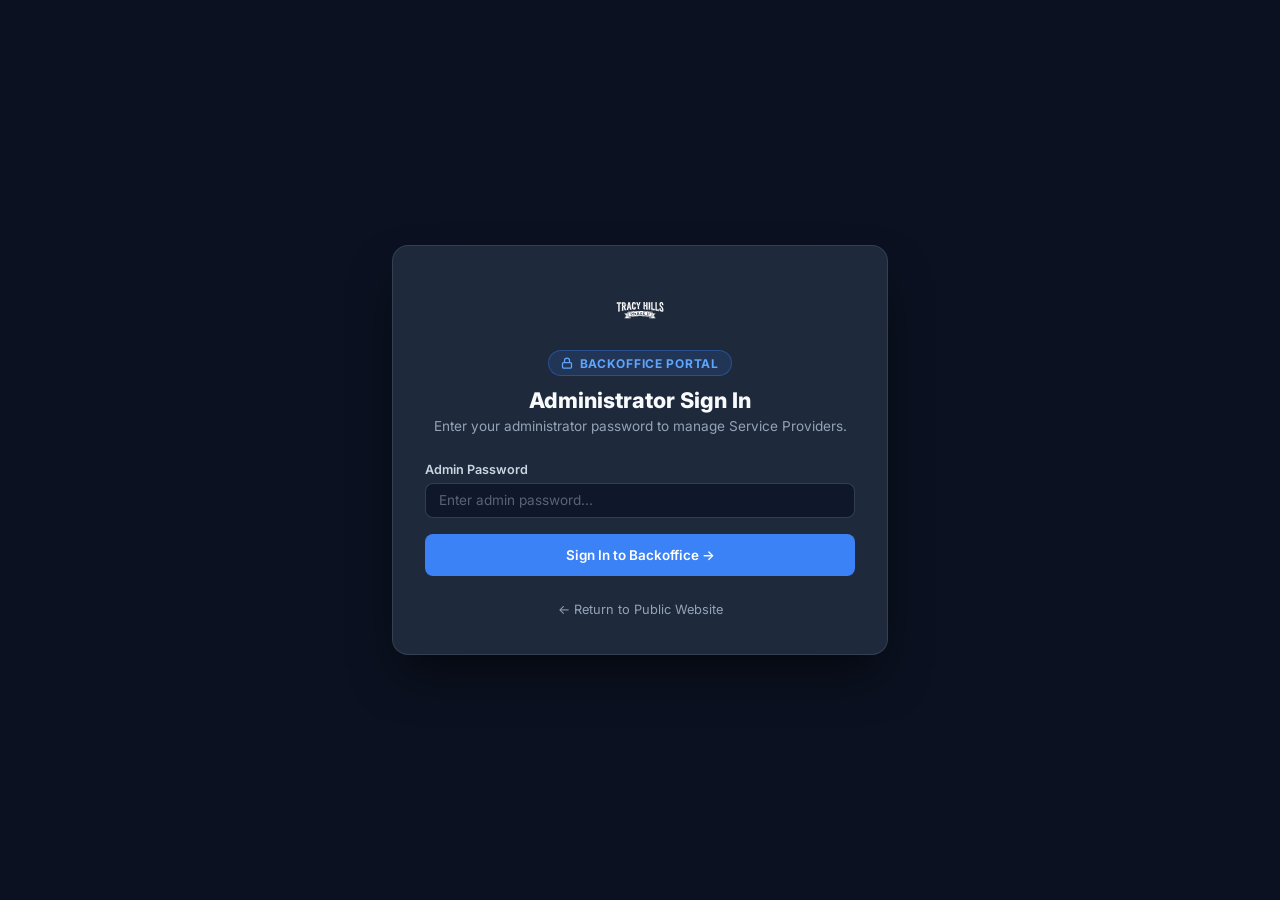
<file: backoffice/providers.html>
<!DOCTYPE html>
<html lang="en">
<head>
  <meta charset="UTF-8">
  <meta name="viewport" content="width=device-width, initial-scale=1.0">
  <title>Manage Service Providers | Backoffice Admin | Tracy Hills II</title>
  <meta name="robots" content="noindex, nofollow">
  <link rel="icon" type="image/svg+xml" href="../favicon.svg">
  <link rel="preconnect" href="https://fonts.googleapis.com">
  <link rel="preconnect" href="https://fonts.gstatic.com" crossorigin>
  <link href="https://fonts.googleapis.com/css2?family=Inter:wght@400;500;600;700;800&display=swap" rel="stylesheet">
  <link rel="stylesheet" href="backoffice.css?v=1.4">
  <script>
    if (sessionStorage.getItem('thp2_bo_admin_pass')) {
      document.documentElement.classList.add('bo-is-authed');
    }
  </script>
</head>
<body class="bo-body">

  <!-- 1. Login Gate View (shown if not signed in) -->
  <div id="bo-login-gate" class="bo-login-wrapper" style="display: none;">
    <div class="bo-login-card">
      <div class="bo-login-logo">
        <img src="../images/thp2-logo-v2.svg" alt="Tracy Hills II Logo">
        <span class="bo-badge-lock">
          <svg width="12" height="12" viewBox="0 0 24 24" fill="none" stroke="currentColor" stroke-width="2.5"><rect x="3" y="11" width="18" height="11" rx="2" ry="2"></rect><path d="M7 11V7a5 5 0 0 1 10 0v4"></path></svg>
          <span>Backoffice Portal</span>
        </span>
        <h1 style="font-size: 1.35rem; font-weight: 800; margin: 0 0 0.35rem 0;">Administrator Sign In</h1>
        <p style="font-size: 0.85rem; color: var(--bo-text-muted); margin: 0;">
          Enter your administrator password to manage Service Providers.
        </p>
      </div>

      <form id="bo-login-form" style="display: flex; flex-direction: column; gap: 1rem;">
        <div>
          <label for="bo-password-input" class="bo-label">Admin Password</label>
          <input type="password" id="bo-password-input" class="bo-input" placeholder="Enter admin password..." required autocomplete="current-password">
        </div>

        <div id="bo-login-error" class="bo-alert bo-alert-error"></div>

        <button type="submit" id="bo-login-btn" class="bo-btn bo-btn-primary" style="width: 100%; padding: 0.75rem;">
          <span>Sign In to Backoffice →</span>
        </button>

        <div style="text-align: center; margin-top: 0.35rem;">
          <a href="../index.html" style="font-size: 0.8rem; color: var(--bo-text-muted); text-decoration: none;">← Return to Public Website</a>
        </div>
      </form>
    </div>
  </div>

  <!-- 2. Authenticated Providers Manager View -->
  <div id="bo-app-content" style="display: none; flex-direction: column; min-height: 100vh;">
    <header class="bo-header">
      <div class="bo-header-inner">
        <a href="index.html" class="bo-brand">
          <img src="../images/thp2-logo-v2.svg" alt="Tracy Hills II Logo">
          <span class="bo-brand-badge">Backoffice</span>
        </a>

        <nav class="bo-nav">
          <a href="index.html" class="bo-nav-link">Dashboard</a>
          <a href="providers.html" class="bo-nav-link active">Service Providers</a>
          <a href="../providers.html" target="_blank" rel="noopener noreferrer" class="bo-nav-link">Live Directory ↗</a>
          <button type="button" onclick="window.signOutBackoffice()" class="bo-btn bo-btn-outline bo-btn-sm">Sign Out</button>
        </nav>
      </div>
    </header>

    <main class="bo-container">
      <!-- Page Title & Add Button -->
      <div style="display: flex; flex-wrap: wrap; align-items: center; justify-content: space-between; gap: 1rem; margin-bottom: 1.25rem;">
        <div>
          <h1 style="font-size: 1.5rem; font-weight: 800; margin: 0 0 0.25rem 0;">Service Providers Manager</h1>
          <p style="font-size: 0.875rem; color: var(--bo-text-muted); margin: 0;">
            Add, edit, or remove providers and commit directly to <code>js/providers-data.js</code> on GitHub. Existing provider IDs remain locked for Google Sheet review compatibility.
          </p>
        </div>
        <button type="button" id="bo-add-provider-btn" class="bo-btn bo-btn-primary">
          <svg width="16" height="16" viewBox="0 0 24 24" fill="none" stroke="currentColor" stroke-width="2.5"><line x1="12" y1="5" x2="12" y2="19"></line><line x1="5" y1="12" x2="19" y2="12"></line></svg>
          <span>Add New Provider</span>
        </button>
      </div>

      <!-- Global Status Alert -->
      <div id="bo-global-status" class="bo-alert" style="margin-bottom: 1.25rem;"></div>

      <!-- Sticky Unsaved Changes / Publish Bar -->
      <div id="bo-publish-bar" class="bo-publish-bar">
        <div style="display: flex; align-items: center; gap: 0.75rem;">
          <span style="width: 10px; height: 10px; border-radius: 50%; background: #10B981; display: inline-block; box-shadow: 0 0 10px #10B981;"></span>
          <div>
            <div style="font-size: 0.875rem; font-weight: 700; color: #ECFDF5;">Unpublished Changes Staged</div>
            <div id="bo-unsaved-summary" style="font-size: 0.78rem; color: #A7F3D0;">Ready to commit to GitHub.</div>
          </div>
        </div>
        <div style="display: flex; align-items: center; gap: 0.65rem;">
          <button type="button" id="bo-discard-changes-btn" class="bo-btn bo-btn-outline bo-btn-sm">Discard</button>
          <button type="button" id="bo-publish-changes-btn" class="bo-btn bo-btn-success bo-btn-sm">
            <span>Publish Changes to Production →</span>
          </button>
        </div>
      </div>

      <!-- Quick Stats Row -->
      <div class="bo-stats-grid">
        <div class="bo-stat-card">
          <span class="bo-stat-label">Total Providers</span>
          <span id="stat-total-providers" class="bo-stat-value">—</span>
        </div>
        <div class="bo-stat-card">
          <span class="bo-stat-label">Categories</span>
          <span id="stat-total-categories" class="bo-stat-value">—</span>
        </div>
        <div class="bo-stat-card">
          <span class="bo-stat-label">🏡 Local Residents</span>
          <span id="stat-resident-providers" class="bo-stat-value">—</span>
        </div>
        <div class="bo-stat-card">
          <span class="bo-stat-label">⚡ 24/7 Emergency</span>
          <span id="stat-247-providers" class="bo-stat-value">—</span>
        </div>
      </div>

      <!-- Search & Filter Toolbar -->
      <div class="bo-toolbar">
        <div class="bo-toolbar-left">
          <input type="search" id="bo-provider-search" class="bo-input bo-search-input" placeholder="Search by name, ID (sp-...), phone, category, or keyword...">
          <select id="bo-provider-cat-filter" class="bo-select bo-filter-select">
            <option value="All">All Categories</option>
          </select>
        </div>
        <div id="bo-showing-count" style="font-size: 0.8rem; color: var(--bo-text-muted); font-weight: 500;">
          Loading providers...
        </div>
      </div>

      <!-- Providers Table -->
      <div class="bo-table-card">
        <div class="bo-table-scroll">
          <table class="bo-table">
            <thead>
              <tr>
                <th style="width: 90px;">ID</th>
                <th>Business Name & Summary</th>
                <th>Categories</th>
                <th>Contact & Links</th>
                <th>Badges & Listing Type</th>
                <th style="text-align: right; width: 150px;">Actions</th>
              </tr>
            </thead>
            <tbody id="bo-providers-table-body">
              <tr>
                <td colspan="6" style="text-align: center; padding: 2.5rem; color: var(--bo-text-muted);">
                  Loading service providers...
                </td>
              </tr>
            </tbody>
          </table>
        </div>
      </div>
    </main>
  </div>

  <!-- 3. Add / Edit Service Provider Modal -->
  <div id="bo-provider-modal" class="bo-modal-overlay">
    <div class="bo-modal">
      <div class="bo-modal-header">
        <div>
          <div style="display: flex; align-items: center; gap: 0.6rem; margin-bottom: 0.2rem;">
            <h2 id="bo-modal-title" style="font-size: 1.1rem; font-weight: 800; margin: 0;">Add New Service Provider</h2>
            <span id="field-id-display" class="bo-id-pill">sp-new</span>
          </div>
          <p style="font-size: 0.76rem; color: var(--bo-text-muted); margin: 0;">
            Enter provider details below. Fields marked with * are required.
          </p>
        </div>
        <button type="button" id="bo-modal-close" class="bo-btn bo-btn-outline bo-btn-sm" aria-label="Close modal">✕</button>
      </div>

      <form id="bo-provider-form">
        <div class="bo-modal-body">
          <div id="bo-modal-error" class="bo-alert bo-alert-error"></div>

          <!-- CARD 1: Identity, Category & Special Badges -->
          <div class="bo-section-card">
            <div class="bo-section-header">
              <div class="bo-form-section-title">1. Business Identity & Category</div>
            </div>

            <div class="bo-form-grid">
              <div class="bo-form-group">
                <label for="field-businessName" class="bo-label">Business / Provider Name *</label>
                <input type="text" id="field-businessName" class="bo-input" placeholder="e.g., Golden State Garage Doors" required>
              </div>

              <div class="bo-form-group">
                <div class="bo-label">
                  <span>Primary Category *</span>
                  <button type="button" id="bo-toggle-new-cat" style="background: none; border: none; color: #60A5FA; font-size: 0.74rem; font-weight: 600; cursor: pointer; padding: 0;">+ New Category</button>
                </div>
                <select id="field-category" class="bo-select" required></select>

                <!-- Inline Add New Category Mini-Form -->
                <div id="bo-new-cat-box" style="display: none; gap: 0.45rem; align-items: center; margin-top: 0.45rem; background: rgba(15,23,42,0.85); padding: 0.45rem; border-radius: 0.5rem; border: 1px solid var(--bo-border-strong);">
                  <input type="text" id="bo-new-cat-name" class="bo-input" placeholder="Category name..." style="padding: 0.35rem 0.6rem; font-size: 0.78rem;">
                  <input type="color" id="bo-new-cat-color" value="#3B82F6" title="Category Badge Color" style="width: 32px; height: 28px; border: none; background: transparent; cursor: pointer; flex-shrink: 0;">
                  <button type="button" id="bo-add-new-cat-confirm" class="bo-btn bo-btn-primary bo-btn-sm">Add</button>
                </div>
              </div>

              <!-- Collapsible Additional Categories -->
              <div class="bo-form-group full">
                <button type="button" id="bo-toggle-multi-cats" class="bo-collapsible-trigger">
                  <span id="bo-multi-cats-summary">➕ Assign Additional Categories (Optional — if provider offers multiple services)</span>
                  <span id="bo-multi-cats-arrow" style="font-size: 0.7rem; color: var(--bo-text-muted);">▼ Show</span>
                </button>
                <div id="field-multi-categories" class="bo-multi-cat-grid" style="display: none;"></div>
              </div>
            </div>

            <!-- 3-Column Horizontal Badges Row -->
            <div style="margin-top: 0.9rem; padding-top: 0.85rem; border-top: 1px solid rgba(148, 163, 184, 0.12);">
              <div class="bo-toggle-grid">
                <label class="bo-toggle-card">
                  <input type="checkbox" id="field-communityRecommended" checked>
                  <div>
                    <div class="bo-toggle-title">⭐ Neighbor Recommended</div>
                    <div class="bo-toggle-desc">Uncheck if this is a vendor self-listing.</div>
                  </div>
                </label>

                <label class="bo-toggle-card">
                  <input type="checkbox" id="field-isLocalResident">
                  <div>
                    <div class="bo-toggle-title">🏡 Local Resident</div>
                    <div class="bo-toggle-desc">Adds the green <strong>🏡 Resident</strong> ribbon.</div>
                  </div>
                </label>

                <label class="bo-toggle-card">
                  <input type="checkbox" id="field-is247Service">
                  <div>
                    <div class="bo-toggle-title">⚡ 24/7 Emergency</div>
                    <div class="bo-toggle-desc">Adds the red <strong>⚡ 24/7</strong> ribbon.</div>
                  </div>
                </label>
              </div>
            </div>
          </div>

          <!-- CARD 2: Contact Info & Service Description -->
          <div class="bo-section-card">
            <div class="bo-section-header">
              <div class="bo-form-section-title">2. Contact Details & Description</div>
            </div>

            <div class="bo-form-grid">
              <div class="bo-form-group">
                <label for="field-phone" class="bo-label">Phone Number <span class="bo-label-sub">(Auto-formats US)</span></label>
                <input type="text" id="field-phone" class="bo-input" placeholder="(209) 555-0199">
              </div>

              <div class="bo-form-group">
                <label for="field-contactPerson" class="bo-label">Contact Person <span class="bo-label-sub">(Optional)</span></label>
                <input type="text" id="field-contactPerson" class="bo-input" placeholder="e.g., Brandon">
              </div>

              <div class="bo-form-group">
                <label for="field-website" class="bo-label">Website URL <span class="bo-label-sub">(Optional)</span></label>
                <input type="url" id="field-website" class="bo-input" placeholder="https://www.example.com">
              </div>

              <div class="bo-form-group">
                <label for="field-email" class="bo-label">Email Address <span class="bo-label-sub">(Optional)</span></label>
                <input type="email" id="field-email" class="bo-input" placeholder="contact@example.com">
              </div>

              <div class="bo-form-group full">
                <label for="field-description" class="bo-label">Service Description *</label>
                <textarea id="field-description" class="bo-textarea" rows="2" placeholder="Describe the services offered by this provider..." required></textarea>
              </div>

              <div class="bo-form-group full">
                <label for="field-communityNotes" class="bo-label">Community Notes / Neighbor Highlight <span class="bo-label-sub">(Optional quote shown on card)</span></label>
                <textarea id="field-communityNotes" class="bo-textarea" rows="2" placeholder="e.g., Recommended by multiple residents for fast response and fair pricing."></textarea>
              </div>

              <!-- Collapsible Extra Links & Keywords -->
              <div class="bo-form-group full">
                <button type="button" id="bo-toggle-extra-links" class="bo-collapsible-trigger">
                  <span>🔗 Extra Links (WhatsApp Group, Instagram, Yelp/Google) & Search Keywords (Optional)</span>
                  <span id="bo-extra-links-arrow" style="font-size: 0.7rem; color: var(--bo-text-muted);">▼ Show</span>
                </button>

                <div id="bo-extra-links-box" style="display: none; margin-top: 0.75rem; padding-top: 0.75rem; border-top: 1px dashed var(--bo-border);">
                  <div class="bo-form-grid">
                    <div class="bo-form-group">
                      <label for="field-googleReviewUrl" class="bo-label">Yelp / Google Review URL</label>
                      <input type="url" id="field-googleReviewUrl" class="bo-input" placeholder="https://www.yelp.com/biz/...">
                    </div>

                    <div class="bo-form-group">
                      <label for="field-instagram" class="bo-label">Instagram URL</label>
                      <input type="url" id="field-instagram" class="bo-input" placeholder="https://www.instagram.com/handle/">
                    </div>

                    <div class="bo-form-group">
                      <label for="field-whatsAppGroup" class="bo-label">WhatsApp Group Invite Link</label>
                      <input type="url" id="field-whatsAppGroup" class="bo-input" placeholder="https://chat.whatsapp.com/...">
                    </div>

                    <div class="bo-form-group">
                      <label for="field-keywords" class="bo-label">Search Keywords <span class="bo-label-sub">(Comma-separated)</span></label>
                      <input type="text" id="field-keywords" class="bo-input" placeholder="plumber, water heater, leak">
                    </div>
                  </div>
                </div>
              </div>
            </div>
          </div>

          <!-- CARD 3: Optional Initial Resident Review Forwarding (Shown on New Provider only) -->
          <div id="bo-initial-review-section" style="display: none;">
            <div class="bo-review-sync-box">
              <label style="display: flex; align-items: center; gap: 0.6rem; cursor: pointer; font-size: 0.82rem; font-weight: 700; color: #FBBF24;">
                <input type="checkbox" id="field-sync-review" style="accent-color: #F59E0B; width: 1rem; height: 1rem;">
                <span>⭐ Also record an initial resident star rating in the Google Sheet Reviews database</span>
              </label>

              <div id="bo-initial-review-fields" style="display: none; margin-top: 0.85rem;">
                <div class="bo-form-grid">
                  <div class="bo-form-group">
                    <label for="field-rev-rating" class="bo-label">Star Rating</label>
                    <select id="field-rev-rating" class="bo-select">
                      <option value="5">⭐⭐⭐⭐⭐ (5 Stars)</option>
                      <option value="4">⭐⭐⭐⭐ (4 Stars)</option>
                      <option value="3">⭐⭐⭐ (3 Stars)</option>
                      <option value="2">⭐⭐ (2 Stars)</option>
                      <option value="1">⭐ (1 Star)</option>
                    </select>
                  </div>

                  <div class="bo-form-group">
                    <label for="field-rev-name" class="bo-label">Reviewer Display Name</label>
                    <input type="text" id="field-rev-name" class="bo-input" value="Verified Tracy Hills II Resident">
                  </div>

                  <div class="bo-form-group full">
                    <label for="field-rev-text" class="bo-label">Resident Review Comment</label>
                    <textarea id="field-rev-text" class="bo-textarea" rows="2" placeholder="Optional resident review quote..."></textarea>
                  </div>

                  <input type="hidden" id="field-rev-address" value="Tracy Hills II">
                </div>
              </div>
            </div>
          </div>
        </div>

        <div class="bo-modal-footer">
          <button type="button" id="bo-modal-cancel" class="bo-btn bo-btn-outline">Cancel</button>
          <div style="display: flex; align-items: center; gap: 0.65rem; flex-wrap: wrap;">
            <button type="button" id="bo-save-draft-btn" class="bo-btn bo-btn-outline" title="Stage change locally so you can batch multiple edits before pushing to GitHub">
              Stage Change (Batch)
            </button>
            <button type="submit" id="bo-save-publish-btn" class="bo-btn bo-btn-success">
              <span>Save & Publish to Production →</span>
            </button>
          </div>
        </div>
      </form>
    </div>
  </div>

  <script src="../js/providers-data.js?v=1.0"></script>
  <script src="backoffice.js?v=1.5"></script>
</body>
</html>
</file>
<file: css/styles.css>
/* ==========================================================================
   Tracy Hills II - Design System & Modern Responsive Stylesheet
   ========================================================================== */

:root {
  /* Color Palette - Minimalist Slate Dark Theme */
  --bg-base: #0F172A;
  --bg-surface: #1E293B;
  --bg-surface-hover: #334155;
  --bg-card: #1E293B;
  --bg-input: #0F172A;
  
  --border-subtle: #334155;
  --border-focus: #64748B;
  --border-highlight: #475569;

  --text-primary: #F8FAFC;
  --text-secondary: #CBD5E1;
  --text-muted: #94A3B8;
  
  --accent-primary: #2563EB;
  --accent-primary-hover: #1D4ED8;
  --accent-link: #60A5FA;
  --accent-link-hover: #93C5FD;

  --accent-whatsapp: #25D366;
  --accent-alert: #EF4444;
  --accent-alert-bg: rgba(239, 68, 68, 0.15);

  --font-family: 'Inter', -apple-system, BlinkMacSystemFont, 'Segoe UI', Roboto, sans-serif;
  
  --shadow-sm: 0 1px 3px rgba(0, 0, 0, 0.3);
  --shadow-md: 0 4px 12px rgba(0, 0, 0, 0.4);
  --shadow-lg: 0 10px 25px rgba(0, 0, 0, 0.5);

  --radius-sm: 6px;
  --radius-md: 8px;
  --radius-lg: 12px;
  --radius-full: 9999px;

  --transition-fast: 0.15s ease;
  --transition-normal: 0.25s ease;

  --max-width: 1200px;
}

/* --------------------------------------------------------------------------
   Global Reset & Overflow Protection
   -------------------------------------------------------------------------- */
*, *::before, *::after {
  box-sizing: border-box;
  margin: 0;
  padding: 0;
  min-width: 0;
}

html {
  scroll-behavior: smooth;
  color-scheme: dark;
  font-size: 16px;
}

body {
  font-family: var(--font-family);
  background-color: var(--bg-base);
  color: var(--text-primary);
  line-height: 1.6;
  min-height: 100vh;
  display: flex;
  flex-direction: column;
  overflow-x: hidden;
  -webkit-font-smoothing: antialiased;
  -moz-osx-font-smoothing: grayscale;
}

main {
  flex: 1;
}

h1, h2, h3, h4, h5, h6, p, span, a, div, button, label, input {
  overflow-wrap: break-word;
  word-break: normal;
}

a {
  color: var(--accent-link);
  text-decoration: none;
  transition: color var(--transition-fast);
}

a:hover {
  color: var(--accent-link-hover);
}

button, input, select, textarea {
  font: inherit;
  color: inherit;
}

input[type="checkbox"], input[type="radio"] {
  flex-shrink: 0 !important;
}

button {
  cursor: pointer;
  border: none;
  background: none;
}

img, svg {
  display: block;
  max-width: 100%;
  height: auto;
}

/* Custom Scrollbar */
::-webkit-scrollbar {
  width: 8px;
  height: 8px;
}

::-webkit-scrollbar-track {
  background: var(--bg-base);
}

::-webkit-scrollbar-thumb {
  background: var(--border-subtle);
  border-radius: var(--radius-full);
}

::-webkit-scrollbar-thumb:hover {
  background: var(--text-muted);
}

*:focus-visible {
  outline: 2px solid var(--accent-link);
  outline-offset: 2px;
}

/* --------------------------------------------------------------------------
   Layout Components & Responsive Containers
   -------------------------------------------------------------------------- */
.container {
  width: 100%;
  max-width: var(--max-width);
  margin: 0 auto;
  padding: 0 1rem;
}

@media (min-width: 640px) {
  .container {
    padding: 0 1.5rem;
  }
}

/* --------------------------------------------------------------------------
   Breadcrumb Navigation Component
   -------------------------------------------------------------------------- */
.breadcrumb {
  display: flex;
  flex-wrap: wrap;
  align-items: center;
  gap: 0.4rem 0.5rem;
  list-style: none;
  padding: 0;
  margin: 0;
  font-size: 0.825rem;
  color: var(--text-muted);
}

.breadcrumb li {
  display: inline-flex;
  align-items: center;
  white-space: nowrap;
  flex-shrink: 0;
  word-break: normal;
}

.breadcrumb a {
  color: var(--text-muted);
  text-decoration: none;
  word-break: normal;
  transition: color var(--transition-fast);
}

.breadcrumb a:hover {
  color: var(--accent-link);
  text-decoration: underline;
}

.breadcrumb li.active {
  color: var(--accent-link);
  font-weight: 600;
}

/* --------------------------------------------------------------------------
   Advocacy Opt-In Box Component Styles
   -------------------------------------------------------------------------- */
.wa-advocacy-box {
  background: rgba(30, 58, 138, 0.25) !important;
  border: 1.5px solid rgba(59, 130, 246, 0.45) !important;
  border-radius: var(--radius-md) !important;
  padding: 1rem !important;
  margin-bottom: 1.25rem !important;
  transition: border-color var(--transition-fast), box-shadow var(--transition-fast) !important;
}

.wa-advocacy-box:hover {
  border-color: rgba(96, 165, 250, 0.7) !important;
  box-shadow: 0 0 12px rgba(59, 130, 246, 0.15) !important;
}

.wa-advocacy-optin-checkbox {
  width: 22px !important;
  height: 22px !important;
  min-width: 22px !important;
  min-height: 22px !important;
  flex-shrink: 0 !important;
  accent-color: #2563EB !important;
  cursor: pointer !important;
  margin-top: 0.1rem !important;
}

.section-padding {
  padding: 2.5rem 0;
}

@media (min-width: 768px) {
  .section-padding {
    padding: 4rem 0;
  }
}

.page-title {
  font-size: clamp(1.6rem, 5vw, 2.5rem);
  font-weight: 700;
  color: var(--text-primary);
  letter-spacing: -0.02em;
  line-height: 1.25;
}

.section-title {
  font-size: clamp(1.15rem, 3.5vw, 1.35rem);
  font-weight: 700;
  color: var(--text-primary);
  letter-spacing: -0.01em;
  line-height: 1.3;
}

/* Responsive Grid Utility Classes */
.grid-responsive-2col {
  display: grid;
  grid-template-columns: 1fr;
  gap: 1.25rem;
}

@media (min-width: 768px) {
  .grid-responsive-2col {
    grid-template-columns: repeat(2, 1fr);
    gap: 2rem;
  }
}

.grid-responsive-3col {
  display: grid;
  grid-template-columns: 1fr;
  gap: 1.25rem;
}

@media (min-width: 640px) {
  .grid-responsive-3col {
    grid-template-columns: repeat(2, 1fr);
  }
}

@media (min-width: 960px) {
  .grid-responsive-3col {
    grid-template-columns: repeat(3, 1fr);
  }
}

.grid-responsive-auto {
  display: grid;
  grid-template-columns: 1fr;
  gap: 1.25rem;
}

@media (min-width: 580px) {
  .grid-responsive-auto {
    grid-template-columns: repeat(auto-fill, minmax(280px, 1fr));
  }
}

/* --------------------------------------------------------------------------
   Header & Navigation
   -------------------------------------------------------------------------- */
.site-header {
  position: sticky;
  top: 0;
  z-index: 50;
  background-color: var(--bg-base);
  border-bottom: 1px solid var(--border-subtle);
  backdrop-filter: blur(10px);
}

.header-container {
  display: flex;
  align-items: center;
  justify-content: space-between;
  height: 68px;
}

.brand-logo {
  display: flex;
  align-items: center;
  gap: 0.75rem;
  text-decoration: none;
}

.brand-logo-img {
  height: 46px;
  width: auto;
  display: block;
  transition: transform var(--transition-fast), opacity var(--transition-fast);
}

.brand-logo:hover .brand-logo-img {
  opacity: 0.95;
  transform: scale(1.02);
}

.brand-icon {
  width: 36px;
  height: 36px;
  border-radius: var(--radius-sm);
  background: #334155;
  border: 1px solid #475569;
  display: flex;
  align-items: center;
  justify-content: center;
  color: #F8FAFC;
  font-weight: 700;
  font-size: 1.1rem;
  flex-shrink: 0;
}

.brand-text-title {
  font-size: 1.05rem;
  font-weight: 700;
  color: var(--text-primary);
  line-height: 1.2;
}

.brand-text-sub {
  font-size: 0.7rem;
  color: var(--text-muted);
  text-transform: uppercase;
  letter-spacing: 0.05em;
}

.desktop-nav {
  display: none;
  align-items: center;
  gap: 1.75rem;
}

@media (min-width: 840px) {
  .desktop-nav {
    display: flex;
  }
}

.nav-link {
  color: var(--text-muted);
  font-weight: 500;
  font-size: 0.9rem;
  border-bottom: 2px solid transparent;
  padding-bottom: 0.2rem;
  transition: all var(--transition-fast);
}

.nav-link:hover {
  color: var(--text-primary);
}

.nav-link.active {
  color: var(--text-primary);
  font-weight: 600;
  border-bottom-color: var(--accent-primary);
}

.desktop-cta {
  display: none;
  align-items: center;
  gap: 0.5rem;
  padding: 0.45rem 0.9rem;
  border-radius: var(--radius-sm);
  background: var(--bg-surface);
  border: 1px solid rgba(37, 211, 102, 0.5);
  color: #FFFFFF !important;
  font-size: 0.85rem;
  font-weight: 600;
  transition: all var(--transition-fast);
  white-space: nowrap;
}

.desktop-cta:hover {
  background: #2D3748;
  border-color: rgba(37, 211, 102, 0.8);
}

@media (min-width: 840px) {
  .desktop-cta {
    display: inline-flex;
  }
}

.mobile-toggle {
  color: var(--text-primary);
  background: var(--bg-surface);
  border: 1px solid var(--border-subtle);
  border-radius: var(--radius-md);
  padding: 0.4rem 0.75rem;
  display: flex;
  align-items: center;
  gap: 0.4rem;
  font-size: 0.82rem;
  font-weight: 700;
  letter-spacing: 0.04em;
  flex-shrink: 0;
  transition: all var(--transition-fast);
  position: relative;
  z-index: 60;
}

.mobile-toggle:hover, .mobile-toggle:active {
  background: var(--bg-surface-hover);
  border-color: var(--accent-link);
}

.mobile-toggle-text {
  color: var(--text-primary);
}

@media (min-width: 840px) {
  .mobile-toggle {
    display: none;
  }
}

/* --------------------------------------------------------------------------
   First-Time Mobile Interactive Onboarding Tour
   -------------------------------------------------------------------------- */
.tour-backdrop {
  position: fixed;
  inset: 0;
  background: rgba(15, 23, 42, 0.85);
  backdrop-filter: blur(6px);
  z-index: 990;
  opacity: 0;
  visibility: hidden;
  transition: opacity 0.35s ease, visibility 0.35s ease;
}

.tour-backdrop.active {
  opacity: 1;
  visibility: visible;
}

/* Spotlight Highlight Ring around Menu Button */
.tour-spotlight {
  position: relative;
  z-index: 1000 !important;
  box-shadow: 0 0 0 4px rgba(96, 165, 250, 0.6), 0 0 25px rgba(37, 99, 235, 0.8) !important;
  border-color: var(--accent-link) !important;
  animation: tour-pulse-ring 1.8s infinite;
}

@keyframes tour-pulse-ring {
  0% {
    box-shadow: 0 0 0 0px rgba(96, 165, 250, 0.7), 0 0 15px rgba(37, 99, 235, 0.8);
  }
  70% {
    box-shadow: 0 0 0 12px rgba(96, 165, 250, 0), 0 0 30px rgba(37, 99, 235, 0.9);
  }
  100% {
    box-shadow: 0 0 0 0px rgba(96, 165, 250, 0), 0 0 15px rgba(37, 99, 235, 0.8);
  }
}

/* Animated Hand / Pointer Arrow */
.tour-pointer-container {
  position: fixed;
  z-index: 1001;
  pointer-events: none;
  display: flex;
  flex-direction: column;
  align-items: flex-end;
  transition: all 0.3s ease;
}

.tour-pointer-hand {
  font-size: 2.2rem;
  line-height: 1;
  filter: drop-shadow(0 4px 10px rgba(0,0,0,0.5));
  animation: tour-bounce-hand 1.2s infinite ease-in-out;
  transform-origin: bottom right;
}

@keyframes tour-bounce-hand {
  0%, 100% {
    transform: translate(0, 0) rotate(0deg);
  }
  50% {
    transform: translate(-6px, 8px) rotate(-10deg);
  }
}

/* Coachmark Onboarding Card */
.tour-card {
  position: fixed;
  right: 1rem;
  left: 1rem;
  top: 80px;
  max-width: 420px;
  margin: 0 auto;
  background: var(--bg-surface);
  border: 1px solid var(--accent-link);
  border-radius: var(--radius-lg);
  padding: 1.25rem;
  box-shadow: 0 20px 40px rgba(0, 0, 0, 0.6), 0 0 0 1px rgba(255, 255, 255, 0.1);
  z-index: 1002;
  opacity: 0;
  transform: translateY(-15px) scale(0.95);
  transition: opacity 0.3s ease, transform 0.3s ease;
}

.tour-card.active {
  opacity: 1;
  transform: translateY(0) scale(1);
}

.tour-card-header {
  display: flex;
  align-items: center;
  justify-content: space-between;
  margin-bottom: 0.6rem;
}

.tour-step-badge {
  font-size: 0.7rem;
  font-weight: 800;
  text-transform: uppercase;
  letter-spacing: 0.08em;
  background: rgba(37, 99, 235, 0.25);
  color: var(--accent-link);
  padding: 0.25rem 0.6rem;
  border-radius: var(--radius-full);
  border: 1px solid rgba(96, 165, 250, 0.3);
}

.tour-card-close {
  background: none;
  border: none;
  color: var(--text-muted);
  font-size: 1.1rem;
  cursor: pointer;
  padding: 0.2rem;
  line-height: 1;
  transition: color var(--transition-fast);
}

.tour-card-close:hover {
  color: var(--text-primary);
}

.tour-card-title {
  font-size: 1.05rem;
  font-weight: 700;
  color: var(--text-primary);
  margin-bottom: 0.4rem;
  display: flex;
  align-items: center;
  gap: 0.4rem;
}

.tour-card-body {
  font-size: 0.88rem;
  color: var(--text-secondary);
  line-height: 1.5;
  margin-bottom: 1.1rem;
}

.tour-card-footer {
  display: flex;
  align-items: center;
  justify-content: space-between;
  gap: 0.75rem;
}

.tour-btn-primary {
  background: var(--accent-primary);
  color: #FFFFFF;
  border: none;
  padding: 0.55rem 1.1rem;
  border-radius: var(--radius-md);
  font-weight: 600;
  font-size: 0.85rem;
  cursor: pointer;
  display: inline-flex;
  align-items: center;
  gap: 0.4rem;
  box-shadow: 0 4px 12px rgba(37, 99, 235, 0.4);
  transition: all var(--transition-fast);
}

.tour-btn-primary:hover {
  background: var(--accent-primary-hover);
  transform: translateY(-1px);
}

.tour-btn-skip {
  background: transparent;
  color: var(--text-muted);
  border: none;
  font-size: 0.82rem;
  font-weight: 500;
  cursor: pointer;
}

.tour-btn-skip:hover {
  color: var(--text-primary);
}

/* Highlight items inside drawer during Step 2 */
.tour-drawer-highlight {
  position: relative;
  z-index: 105;
}

.mobile-drawer-links .nav-link.tour-highlight-pulse {
  animation: tour-link-pulse 1.5s infinite alternate;
  background: rgba(37, 99, 235, 0.15);
  border-radius: var(--radius-sm);
  padding: 0.5rem 0.75rem;
  margin-bottom: 0.2rem;
}

@keyframes tour-link-pulse {
  from {
    border-left: 3px solid var(--accent-primary);
    color: #FFFFFF;
  }
  to {
    border-left: 3px solid var(--accent-link);
    color: var(--accent-link);
    box-shadow: 0 0 12px rgba(96, 165, 250, 0.3);
  }
}

/* Stacking context fixes for Mobile Onboarding Tour */
.site-header.tour-header-active {
  z-index: 1005 !important;
}



/* Mobile Nav Drawer Overlay */
.mobile-nav-overlay {
  position: fixed;
  top: 0;
  left: 0;
  right: 0;
  bottom: 0;
  background: rgba(0, 0, 0, 0.75);
  backdrop-filter: blur(4px);
  z-index: 100;
  opacity: 0;
  pointer-events: none;
  transition: opacity var(--transition-normal);
}

.mobile-nav-overlay.open {
  opacity: 1;
  pointer-events: auto;
  z-index: 1005;
}

.mobile-nav-drawer {
  position: fixed;
  top: 0;
  right: 0;
  width: 280px;
  max-width: 85vw;
  height: 100%;
  background: var(--bg-surface);
  border-left: 1px solid var(--border-subtle);
  z-index: 101;
  transform: translateX(100%);
  transition: transform var(--transition-normal);
  display: flex;
  flex-direction: column;
  padding: 1.5rem;
}

.mobile-nav-overlay.open .mobile-nav-drawer {
  transform: translateX(0);
}

.mobile-drawer-header {
  display: flex;
  align-items: center;
  justify-content: space-between;
  margin-bottom: 2rem;
  padding-bottom: 1rem;
  border-bottom: 1px solid var(--border-subtle);
}

.mobile-drawer-links {
  display: flex;
  flex-direction: column;
  gap: 1.25rem;
}

.mobile-drawer-links .nav-link {
  font-size: 1.05rem;
  padding: 0.5rem 0;
  border-bottom: none;
}

/* --------------------------------------------------------------------------
   UI Components: Badges, Buttons, Cards
   -------------------------------------------------------------------------- */
.badge {
  display: inline-flex;
  align-items: center;
  padding: 0.25rem 0.65rem;
  border-radius: var(--radius-full);
  font-size: 0.75rem;
  font-weight: 600;
  letter-spacing: 0.02em;
  background: #334155;
  color: #CBD5E1;
  border: 1px solid #475569;
  white-space: nowrap;
}

.badge-accent {
  background: rgba(37, 211, 102, 0.15);
  color: #4ADE80;
  border-color: rgba(37, 211, 102, 0.3);
}

.badge-alert {
  background: var(--accent-alert-bg);
  color: #FCA5A5;
  border-color: rgba(239, 68, 68, 0.3);
}

.category-badge {
  display: inline-flex;
  align-items: center;
  gap: 0.45rem;
  padding: 0.3rem 0.75rem;
  border-radius: var(--radius-full);
  font-size: 0.775rem;
  font-weight: 600;
  letter-spacing: 0.02em;
  white-space: nowrap;
  transition: all var(--transition-fast);
}

.category-dot {
  width: 7px;
  height: 7px;
  border-radius: 50%;
  display: inline-block;
  flex-shrink: 0;
}


/* Buttons */
.btn {
  display: inline-flex;
  align-items: center;
  justify-content: center;
  text-align: center;
  gap: 0.5rem;
  padding: 0.55rem 1.15rem;
  border-radius: var(--radius-sm);
  font-size: 0.875rem;
  font-weight: 600;
  text-decoration: none;
  transition: all var(--transition-fast);
  cursor: pointer;
  line-height: 1.4;
  border: 1px solid transparent;
  max-width: 100%;
}

.btn-sm {
  padding: 0.4rem 0.85rem;
  font-size: 0.8rem;
}

.btn-primary {
  background-color: var(--accent-primary);
  color: #FFFFFF;
}

.btn-primary:hover {
  background-color: var(--accent-primary-hover);
  color: #FFFFFF;
}

.btn-secondary {
  background-color: var(--bg-surface-hover);
  color: var(--text-primary);
  border-color: var(--border-subtle);
}

.btn-secondary:hover {
  background-color: #475569;
  color: #FFFFFF;
}

.btn-outline {
  background-color: transparent;
  color: var(--text-primary);
  border-color: var(--border-subtle);
}

.btn-outline:hover {
  background-color: var(--bg-surface);
  border-color: var(--border-focus);
}

.btn-ghost {
  background-color: transparent;
  color: var(--text-muted);
}

.btn-ghost:hover {
  color: var(--text-primary);
  background-color: var(--bg-surface);
}

/* Cards & Glass Panels */
.card {
  background: var(--bg-card);
  border: 1px solid var(--border-subtle);
  border-radius: var(--radius-md);
  padding: 1.15rem;
  box-shadow: var(--shadow-sm);
  transition: border-color var(--transition-fast), background-color var(--transition-fast);
  width: 100%;
  box-sizing: border-box;
}

@media (min-width: 640px) {
  .card {
    padding: 1.5rem;
  }
}

.card-hoverable:hover {
  border-color: var(--border-focus);
  background-color: var(--bg-surface-hover);
}

/* --------------------------------------------------------------------------
   Search Bar & Category Pill Filters
   -------------------------------------------------------------------------- */
.search-bar-container {
  position: relative;
  width: 100%;
}

.search-input {
  width: 100%;
  padding: 0.65rem 1rem 0.65rem 2.5rem;
  background-color: var(--bg-input);
  border: 1px solid var(--border-subtle);
  border-radius: var(--radius-sm);
  color: var(--text-primary);
  font-size: 0.9rem;
  transition: border-color var(--transition-fast);
}

.search-input:focus {
  border-color: var(--accent-link);
  outline: none;
}

.search-icon {
  position: absolute;
  left: 0.85rem;
  top: 50%;
  transform: translateY(-50%);
  color: var(--text-muted);
  pointer-events: none;
}

.category-pills {
  display: flex;
  gap: 0.4rem;
  overflow-x: auto;
  padding-bottom: 0.5rem;
  scrollbar-width: thin;
  -webkit-overflow-scrolling: touch;
  max-width: 100%;
}

.pill-btn {
  padding: 0.35rem 0.85rem;
  border-radius: var(--radius-sm);
  font-size: 0.8rem;
  font-weight: 600;
  white-space: nowrap;
  border: 1px solid var(--border-subtle);
  background-color: var(--bg-surface);
  color: var(--text-muted);
  cursor: pointer;
  transition: all var(--transition-fast);
  flex-shrink: 0;
}

.pill-btn:hover {
  border-color: var(--border-focus);
  color: var(--text-primary);
}

.pill-btn.active {
  border-color: var(--accent-primary);
  background-color: var(--accent-primary);
  color: #FFFFFF;
}

/* Responsive Category Filter Display: Desktop Pills vs. Mobile Dropdown */
.mobile-category-dropdown-container {
  display: none;
}

@media (max-width: 768px) {
  /* On mobile: Hide horizontal scrollbar pill row */
  .category-pills.desktop-only-categories {
    display: none !important;
  }

  /* On mobile: Show sleek Category Dropdown */
  .mobile-category-dropdown-container.mobile-only-categories {
    display: flex;
    flex-direction: column;
    gap: 0.45rem;
    margin-top: -0.25rem;
  }

  .mobile-category-label {
    display: flex;
    align-items: center;
    gap: 0.4rem;
    font-size: 0.825rem;
    font-weight: 600;
    color: var(--text-muted);
  }

  .mobile-select-wrapper {
    position: relative;
    width: 100%;
  }

  .mobile-category-select {
    width: 100%;
    appearance: none;
    -webkit-appearance: none;
    -moz-appearance: none;
    background: #1E293B;
    border: 1px solid var(--border-subtle);
    border-radius: var(--radius-md);
    color: var(--text-primary);
    font-size: 0.925rem;
    font-weight: 600;
    padding: 0.75rem 2.5rem 0.75rem 1rem;
    box-shadow: 0 4px 12px rgba(0, 0, 0, 0.25);
    cursor: pointer;
    transition: border-color var(--transition-fast), box-shadow var(--transition-fast);
  }

  .mobile-category-select:focus {
    outline: none;
    border-color: var(--accent-link);
    box-shadow: 0 0 0 3px rgba(37, 99, 235, 0.25);
  }

  .mobile-select-arrow {
    position: absolute;
    right: 0.85rem;
    top: 50%;
    transform: translateY(-50%);
    color: var(--text-muted);
    pointer-events: none;
    display: flex;
    align-items: center;
  }
}

/* --------------------------------------------------------------------------
   Accordion Item (FAQ)
   -------------------------------------------------------------------------- */
.accordion-item {
  background-color: var(--bg-card);
  border: 1px solid var(--border-subtle);
  border-radius: var(--radius-md);
  margin-bottom: 0.85rem;
  overflow: hidden;
  transition: border-color var(--transition-fast);
  width: 100%;
  scroll-margin-top: 84px;
}

.accordion-item:hover {
  border-color: var(--border-focus);
}

.accordion-header {
  width: 100%;
  padding: 1.15rem 1.25rem;
  display: flex;
  align-items: center;
  justify-content: space-between;
  gap: 1rem;
  text-align: left;
  background: transparent;
  color: var(--text-primary);
  font-weight: 600;
  font-size: 0.975rem;
}

.accordion-chevron {
  color: var(--text-muted);
  transition: transform var(--transition-fast);
  flex-shrink: 0;
}

.accordion-item.open .accordion-chevron {
  transform: rotate(180deg);
  color: var(--accent-link);
}

.accordion-content {
  display: none;
  padding: 0 1.25rem 1.25rem 1.25rem;
  color: var(--text-secondary);
  font-size: 0.9rem;
  line-height: 1.6;
  border-top: 1px solid rgba(51, 65, 85, 0.5);
  margin-top: 0.25rem;
  padding-top: 1rem;
}

.accordion-item.open .accordion-content {
  display: block;
}

.accordion-content p {
  margin-bottom: 0.85rem;
}

.accordion-content p:last-child {
  margin-bottom: 0;
}

/* --------------------------------------------------------------------------
   Modal Dialog
   -------------------------------------------------------------------------- */
.modal-overlay {
  position: fixed;
  top: 0;
  left: 0;
  right: 0;
  bottom: 0;
  background: rgba(0, 0, 0, 0.75);
  backdrop-filter: blur(5px);
  z-index: 200;
  display: flex;
  align-items: center;
  justify-content: center;
  padding: 1rem;
  opacity: 0;
  pointer-events: none;
  transition: opacity var(--transition-fast);
}

.modal-overlay.open {
  opacity: 1;
  pointer-events: auto;
}

.modal-container {
  background: var(--bg-surface);
  border: 1px solid var(--border-subtle);
  border-radius: var(--radius-lg);
  width: 100%;
  max-width: 520px;
  box-shadow: var(--shadow-lg);
  overflow: hidden;
  transform: scale(0.95);
  transition: transform var(--transition-fast);
}

.modal-overlay.open .modal-container {
  transform: scale(1);
}

.modal-header {
  padding: 1.25rem 1.5rem;
  display: flex;
  align-items: center;
  justify-content: space-between;
  border-bottom: 1px solid var(--border-subtle);
}

.modal-title {
  font-size: 1.15rem;
  font-weight: 700;
  color: var(--text-primary);
}

.modal-close-btn {
  color: var(--text-muted);
  padding: 0.25rem;
  border-radius: var(--radius-sm);
}

.modal-close-btn:hover {
  color: var(--text-primary);
  background: #334155;
}

.modal-body {
  padding: 1.5rem;
  max-height: 80vh;
  overflow-y: auto;
}

/* --------------------------------------------------------------------------
   Footer
   -------------------------------------------------------------------------- */
.site-footer {
  background-color: var(--bg-base);
  border-top: 1px solid var(--border-subtle);
  padding: 3.5rem 0 2rem 0;
  margin-top: 3.5rem;
}

.footer-grid {
  display: grid;
  grid-template-columns: 1fr;
  gap: 2rem;
  margin-bottom: 3rem;
}

@media (min-width: 640px) {
  .footer-grid {
    grid-template-columns: repeat(auto-fit, minmax(220px, 1fr));
  }
}

.footer-heading {
  color: var(--text-primary);
  font-size: 0.95rem;
  font-weight: 600;
  margin-bottom: 1rem;
}

.footer-links {
  list-style: none;
  display: flex;
  flex-direction: column;
  gap: 0.5rem;
}

.footer-links a {
  color: var(--text-muted);
  font-size: 0.875rem;
}

.footer-links a:hover {
  color: var(--text-primary);
}

.footer-bottom {
  padding-top: 1.5rem;
  border-top: 1px solid var(--border-subtle);
  display: flex;
  align-items: center;
  justify-content: space-between;
  flex-wrap: wrap;
  gap: 1rem;
  color: var(--text-muted);
  font-size: 0.825rem;
}

/* Footer Disclaimer Component */
.footer-disclaimer-box {
  background: rgba(15, 23, 42, 0.75);
  border: 1px solid rgba(51, 65, 85, 0.8);
  border-radius: var(--radius-md);
  padding: 1.1rem 1.25rem;
  margin-bottom: 2rem;
  font-size: 0.825rem;
  line-height: 1.6;
  color: var(--text-secondary);
}

.footer-disclaimer-title {
  display: flex;
  align-items: center;
  gap: 0.45rem;
  color: #FCD34D;
  font-weight: 700;
  font-size: 0.875rem;
  margin-bottom: 0.4rem;
}

.footer-disclaimer-box p {
  margin-bottom: 0.65rem;
}

.footer-disclaimer-link {
  display: inline-flex;
  align-items: center;
  gap: 0.3rem;
  color: var(--accent-link);
  font-weight: 600;
  font-size: 0.8rem;
  text-decoration: none;
  transition: color var(--transition-fast);
}

.footer-disclaimer-link:hover {
  color: #93C5FD;
  text-decoration: underline;
}

/* Content Trust & Metadata System */
.trust-meta-bar {
  display: flex;
  flex-wrap: wrap;
  align-items: center;
  justify-content: space-between;
  gap: 0.5rem 1rem;
  padding-top: 0.65rem;
  margin-top: 0.75rem;
  border-top: 1px dashed var(--border-subtle);
  font-size: 0.775rem;
  color: var(--text-muted);
}

.trust-badge {
  display: inline-flex;
  align-items: center;
  gap: 0.3rem;
  font-size: 0.75rem;
  font-weight: 700;
  padding: 0.15rem 0.55rem;
  border-radius: 4px;
  white-space: nowrap;
}

.trust-badge-official {
  background: rgba(34, 197, 94, 0.12);
  color: #86EFAC;
  border: 1px solid rgba(34, 197, 94, 0.3);
}

.trust-badge-community {
  background: rgba(245, 158, 11, 0.12);
  color: #FDE047;
  border: 1px solid rgba(245, 158, 11, 0.3);
}

.trust-badge-recommendation {
  background: rgba(168, 85, 247, 0.12);
  color: #C084FC;
  border: 1px solid rgba(168, 85, 247, 0.3);
}

.trust-badge-external {
  background: rgba(59, 130, 246, 0.12);
  color: #93C5FD;
  border: 1px solid rgba(59, 130, 246, 0.3);
}

.trust-meta-date {
  display: flex;
  align-items: center;
  gap: 0.35rem;
  color: var(--text-muted);
}

/* Service Provider Directory Disclaimer Banner */
.provider-disclaimer-banner {
  background: rgba(30, 58, 138, 0.2);
  border: 1px solid rgba(59, 130, 246, 0.35);
  border-left: 4px solid var(--accent-link);
  border-radius: var(--radius-md);
  padding: 1.1rem 1.25rem;
  margin-bottom: 2rem;
}

/* Disclaimer Page Card Styles */
.disclaimer-card {
  background: var(--bg-surface);
  border: 1px solid var(--border-subtle);
  border-radius: var(--radius-lg);
  padding: 1.5rem;
  margin-bottom: 1.5rem;
}

.disclaimer-card h3 {
  font-size: 1.1rem;
  font-weight: 700;
  color: var(--text-primary);
  margin-bottom: 0.75rem;
  display: flex;
  align-items: center;
  gap: 0.5rem;
}

.disclaimer-card p {
  color: var(--text-secondary);
  font-size: 0.9rem;
  line-height: 1.65;
  margin-bottom: 0.85rem;
}

.disclaimer-card p:last-child {
  margin-bottom: 0;
}

.disclaimer-card ul {
  color: var(--text-secondary);
  font-size: 0.875rem;
  line-height: 1.6;
  padding-left: 1.25rem;
  margin-bottom: 0.85rem;
}

/* Floating Back to Top Button */
.floating-top-btn {
  position: fixed;
  bottom: 24px;
  right: 24px;
  z-index: 99;
  width: 46px;
  height: 46px;
  border-radius: 50%;
  background: var(--bg-surface);
  color: var(--text-primary);
  border: 1px solid var(--border-subtle);
  box-shadow: 0 4px 16px rgba(0, 0, 0, 0.5);
  display: flex;
  align-items: center;
  justify-content: center;
  cursor: pointer;
  opacity: 0;
  visibility: hidden;
  transform: translateY(12px) scale(0.9);
  transition: all 0.25s ease;
}

.floating-top-btn.visible {
  opacity: 1;
  visibility: visible;
  transform: translateY(0) scale(1);
}

.floating-top-btn:hover {
  background: #334155;
  border-color: var(--accent-link);
  color: var(--accent-link);
  box-shadow: 0 6px 20px rgba(0, 0, 0, 0.6);
}

/* Mobile Responsive Adjustments for Accordions & Rich Cards */
.accordion-content {
  overflow-wrap: break-word;
  word-break: break-word;
}

.accordion-content a {
  overflow-wrap: break-word;
  word-break: normal;
}

.accordion-content code {
  font-size: 0.84em;
  background: rgba(15, 23, 42, 0.75);
  border: 1px solid rgba(148, 163, 184, 0.22);
  padding: 0.08rem 0.32rem;
  border-radius: 4px;
  overflow-wrap: break-word;
  word-break: break-word;
}

.accordion-content h4 svg,
.accordion-content h5 svg {
  flex-shrink: 0;
}

@media (max-width: 640px) {
  .accordion-header {
    padding: 1rem 0.85rem;
  }
  
  .accordion-content {
    padding: 0.75rem 0.85rem 1rem 0.85rem;
  }

  /* Force single column layout for multi-card grids on mobile screens */
  .accordion-content div[style*="display: grid"],
  .accordion-content div[style*="grid-template-columns"],
  .disclaimer-card div[style*="display: grid"],
  .disclaimer-card div[style*="grid-template-columns"],
  form div[style*="display: grid"],
  form div[style*="grid-template-columns"] {
    grid-template-columns: 1fr !important;
    gap: 0.85rem !important;
  }

  /* Disclaimer card mobile padding */
  .disclaimer-card {
    padding: 1.15rem 1rem !important;
  }

  #type-box-resident,
  #type-box-vendor {
    padding: 0.65rem 0.75rem !important;
  }

  /* Ensure card headers & badge containers wrap cleanly on mobile */
  .accordion-content div[style*="justify-content: space-between"] {
    flex-wrap: wrap !important;
    gap: 0.4rem !important;
  }

  /* Ensure badge pills inside card headers wrap safely without overflowing card bounds on mobile */
  .accordion-content span[style*="border-radius: 4px"],
  .accordion-content span[style*="border-radius:var(--radius-sm)"],
  .accordion-content span[style*="border-radius: var(--radius-sm)"] {
    display: inline-block;
    max-width: 100%;
    white-space: normal;
    line-height: 1.35;
    align-self: flex-start;
  }

  /* Tighten nested box padding inside rich property-tax FAQs so narrow mobile screens keep generous text width */
  .faq-prop8-details > div[style*="padding: 1.1rem"],
  .faq-prop8-details > div[style*="padding: 1.15rem"],
  .faq-boe266-details > div[style*="padding: 1.1rem"],
  .faq-boe266-details > div[style*="padding: 1.15rem"],
  .faq-boe266-details > div[style*="padding: 1rem"] {
    padding: 0.85rem !important;
  }

  .faq-prop8-details h4,
  .faq-boe266-details h4 {
    align-items: flex-start !important;
  }

  .faq-prop8-details h4 svg,
  .faq-boe266-details h4 svg {
    margin-top: 0.16rem;
  }

  .faq-drawer > summary {
    padding: 0.85rem;
  }

  .faq-drawer-body {
    padding: 0.85rem;
  }

  /* Compact floating back-to-top button on mobile screens so it does not obscure card text */
  .floating-top-btn {
    bottom: 16px;
    right: 14px;
    width: 38px;
    height: 38px;
    box-shadow: 0 4px 12px rgba(0, 0, 0, 0.6);
  }

  /* Table and card overflow rules for mobile screens */
  .accordion-content table {
    display: block !important;
    width: 100% !important;
    overflow-x: auto !important;
    -webkit-overflow-scrolling: touch;
  }

  .accordion-content th,
  .accordion-content td {
    min-width: 110px;
    word-break: normal !important;
  }
}

/* Collapsible Step Drawers & Responsive Cheat Sheet inside Rich FAQs (iOS Safari / Chrome Safe) */
.faq-drawer {
  background: #0F172A;
  border: 1px solid var(--border-subtle);
  border-radius: var(--radius-md);
  overflow: hidden;
  transition: border-color var(--transition-fast);
}

.faq-drawer[open] {
  border-color: rgba(96, 165, 250, 0.55);
}

.faq-drawer > summary {
  display: flex;
  align-items: center;
  justify-content: space-between;
  gap: 0.75rem;
  padding: 0.9rem 1rem;
  min-height: 46px;
  cursor: pointer;
  list-style: none;
  user-select: none;
  -webkit-user-select: none;
  -webkit-tap-highlight-color: transparent;
  font-size: 0.9rem;
  font-weight: 700;
  color: var(--text-primary);
  line-height: 1.4;
}

.faq-drawer > summary::-webkit-details-marker {
  display: none;
}

.faq-drawer > summary:hover {
  background: rgba(30, 41, 59, 0.55);
}

.faq-drawer-chevron {
  flex-shrink: 0;
  color: var(--text-muted);
  transition: transform 0.2s ease, color 0.2s ease;
}

.faq-drawer[open] .faq-drawer-chevron {
  transform: rotate(180deg);
  color: var(--accent-link);
}

.faq-drawer-body {
  padding: 0.95rem 1rem 1.05rem 1rem;
  border-top: 1px solid rgba(51, 65, 85, 0.75);
}

.faq-cheatsheet {
  border: 1px solid var(--border-subtle);
  border-radius: var(--radius-sm);
  background: var(--bg-surface);
  overflow: hidden;
}

.faq-cheatsheet-row {
  display: grid;
  grid-template-columns: 1fr;
  gap: 0.25rem;
  padding: 0.7rem 0.85rem;
  font-size: 0.825rem;
  line-height: 1.5;
  color: var(--text-secondary);
}

.faq-cheatsheet-row + .faq-cheatsheet-row {
  border-top: 1px solid rgba(51, 65, 85, 0.75);
}

@media (min-width: 640px) {
  .faq-cheatsheet-row {
    grid-template-columns: 160px 1fr;
    gap: 0.85rem;
    align-items: baseline;
  }
}

/* --------------------------------------------------------------------------
   Content Trust Badges & Source Box Styling
   -------------------------------------------------------------------------- */
.trust-badge {
  display: inline-flex;
  align-items: center;
  gap: 0.35rem;
  font-size: 0.75rem;
  font-weight: 700;
  padding: 0.25rem 0.6rem;
  border-radius: var(--radius-sm);
  line-height: 1.3;
  white-space: nowrap;
  flex-shrink: 0;
}

.trust-badge-official {
  background: rgba(34, 197, 94, 0.15);
  color: #4ADE80;
  border: 1px solid rgba(34, 197, 94, 0.4);
}

.trust-badge-community {
  background: rgba(245, 158, 11, 0.15);
  color: #FBBF24;
  border: 1px solid rgba(245, 158, 11, 0.4);
}

.trust-badge-recommendation {
  background: rgba(192, 132, 252, 0.15);
  color: #C084FC;
  border: 1px solid rgba(192, 132, 252, 0.4);
}

.trust-badge-external {
  background: rgba(59, 130, 246, 0.15);
  color: #60A5FA;
  border: 1px solid rgba(59, 130, 246, 0.4);
}

.trust-meta-bar {
  display: flex;
  align-items: center;
  justify-content: space-between;
  flex-wrap: wrap;
  gap: 0.5rem;
  margin-top: 0.75rem;
  padding-top: 0.65rem;
  border-top: 1px solid var(--border-subtle);
  font-size: 0.75rem;
}

.trust-meta-date {
  color: var(--text-muted);
  font-size: 0.75rem;
}

.about-source-item {
  background: rgba(15, 23, 42, 0.85);
  border: 1px solid var(--border-subtle);
  border-radius: var(--radius-md);
  padding: 1rem 1.15rem;
  margin-bottom: 0.85rem;
}

.about-source-header {
  display: flex;
  flex-direction: column;
  align-items: flex-start;
  gap: 0.4rem;
  margin-bottom: 0.5rem;
}

@media (min-width: 640px) {
  .about-source-header {
    flex-direction: row;
    align-items: center;
    gap: 0.75rem;
  }
}

.about-source-title {
  font-size: 0.925rem;
  font-weight: 700;
  color: var(--text-primary);
  margin: 0;
  line-height: 1.4;
}

.about-source-desc {
  font-size: 0.85rem;
  color: var(--text-secondary);
  line-height: 1.55;
  margin: 0;
}

/* --------------------------------------------------------------------------
   WhatsApp Verification Modal
   -------------------------------------------------------------------------- */
.wa-modal-overlay {
  position: fixed;
  top: 0;
  left: 0;
  width: 100vw;
  height: 100vh;
  background: rgba(15, 23, 42, 0.82);
  backdrop-filter: blur(8px);
  -webkit-backdrop-filter: blur(8px);
  z-index: 9999;
  display: flex;
  align-items: center;
  justify-content: center;
  padding: 1rem;
  opacity: 0;
  visibility: hidden;
  transition: opacity 0.25s ease, visibility 0.25s ease;
}

.wa-modal-overlay.active {
  opacity: 1;
  visibility: visible;
}

.wa-modal-container {
  background: #0F172A;
  border: 1px solid rgba(255, 255, 255, 0.12);
  border-radius: var(--radius-lg, 12px);
  box-shadow: 0 20px 50px rgba(0, 0, 0, 0.6), 0 0 30px rgba(37, 211, 102, 0.15);
  width: 100%;
  max-width: 520px;
  max-height: 90vh;
  overflow-y: auto;
  transform: scale(0.95) translateY(10px);
  transition: transform 0.25s cubic-bezier(0.16, 1, 0.3, 1);
}

.wa-modal-overlay.active .wa-modal-container {
  transform: scale(1) translateY(0);
}

.wa-modal-header {
  display: flex;
  align-items: center;
  justify-content: space-between;
  padding: 1.25rem 1.5rem;
  border-bottom: 1px solid rgba(255, 255, 255, 0.08);
  background: rgba(30, 41, 59, 0.5);
}

.wa-modal-title-group {
  display: flex;
  align-items: center;
  gap: 0.75rem;
}

.wa-modal-icon {
  width: 40px;
  height: 40px;
  border-radius: 50%;
  background: rgba(37, 211, 102, 0.15);
  border: 1px solid rgba(37, 211, 102, 0.3);
  color: #25D366;
  display: flex;
  align-items: center;
  justify-content: center;
  flex-shrink: 0;
}

.wa-modal-title {
  font-size: 1.1rem;
  font-weight: 700;
  color: var(--text-primary, #F8FAFC);
  margin: 0;
  line-height: 1.2;
}

.wa-modal-subtitle {
  font-size: 0.785rem;
  color: #94A3B8;
  margin: 0.15rem 0 0 0;
}

.wa-modal-close-btn {
  background: transparent;
  border: none;
  color: #94A3B8;
  font-size: 1.6rem;
  line-height: 1;
  cursor: pointer;
  padding: 0.2rem 0.5rem;
  border-radius: 4px;
  transition: color 0.15s, background 0.15s;
}

.wa-modal-close-btn:hover {
  color: #FFFFFF;
  background: rgba(255, 255, 255, 0.1);
}

.wa-modal-body {
  padding: 1.5rem;
}

.wa-notice-box {
  background: rgba(21, 128, 61, 0.12);
  border: 1px solid rgba(37, 211, 102, 0.3);
  border-radius: 8px;
  padding: 0.75rem 1rem;
  font-size: 0.825rem;
  color: #E2E8F0;
  line-height: 1.45;
  margin-bottom: 1.25rem;
  display: flex;
  align-items: flex-start;
  gap: 0.6rem;
}

.wa-form-group {
  margin-bottom: 1rem;
}

.wa-form-grid {
  display: grid;
  grid-template-columns: 1fr;
  gap: 1rem;
}

@media (min-width: 480px) {
  .wa-form-grid {
    grid-template-columns: 1fr 1fr;
  }
}

.wa-label {
  display: block;
  font-size: 0.8rem;
  font-weight: 600;
  color: #E2E8F0;
  margin-bottom: 0.35rem;
}

.wa-input {
  width: 100%;
  background: #1E293B;
  border: 1px solid rgba(255, 255, 255, 0.12);
  border-radius: 6px;
  padding: 0.65rem 0.85rem;
  color: #F8FAFC;
  font-size: 0.875rem;
  box-sizing: border-box;
  transition: border-color 0.2s, box-shadow 0.2s;
}

.wa-input:focus {
  outline: none;
  border-color: #25D366;
  box-shadow: 0 0 0 3px rgba(37, 211, 102, 0.2);
}

.wa-error-banner {
  background: rgba(220, 38, 38, 0.15);
  border: 1px solid rgba(239, 68, 68, 0.4);
  color: #FCA5A5;
  font-size: 0.825rem;
  padding: 0.65rem 0.85rem;
  border-radius: 6px;
  margin-bottom: 1rem;
}

.wa-submit-btn {
  width: 100%;
  background: #15803D;
  color: #FFFFFF;
  border: none;
  border-radius: 6px;
  padding: 0.75rem 1.25rem;
  font-weight: 600;
  font-size: 0.9rem;
  cursor: pointer;
  display: flex;
  align-items: center;
  justify-content: center;
  gap: 0.5rem;
  transition: background 0.2s, transform 0.1s;
}

.wa-submit-btn:hover {
  background: #166534;
}

.wa-submit-btn:disabled {
  opacity: 0.7;
  cursor: not-allowed;
}

.wa-spinner {
  width: 16px;
  height: 16px;
  border: 2px solid rgba(255, 255, 255, 0.3);
  border-top-color: #FFFFFF;
  border-radius: 50%;
  animation: wa-spin 0.8s linear infinite;
}

@keyframes wa-spin {
  to { transform: rotate(360deg); }
}

.wa-success-icon {
  width: 64px;
  height: 64px;
  background: rgba(37, 211, 102, 0.12);
  border-radius: 50%;
  display: flex;
  align-items: center;
  justify-content: center;
  margin: 0 auto 1.25rem;
}

.wa-success-title {
  font-size: 1.25rem;
  font-weight: 700;
  color: #F8FAFC;
  margin: 0 0 0.5rem 0;
}

.wa-success-desc {
  font-size: 0.875rem;
  color: #94A3B8;
  line-height: 1.6;
  margin: 0;
}

/* --------------------------------------------------------------------------
   Print Stylesheet (@media print)
   -------------------------------------------------------------------------- */
@media print {
  body {
    background: #FFFFFF !important;
    color: #000000 !important;
  }
  .site-header, .site-footer, .desktop-cta, .btn, .search-bar-container, .category-pills, .no-print {
    display: none !important;
  }
  .card, .accordion-item {
    border: 1px solid #CCCCCC !important;
    background: #FFFFFF !important;
    color: #000000 !important;
    box-shadow: none !important;
    page-break-inside: avoid;
  }
  .page-title, .section-title, h1, h2, h3, h4 {
    color: #000000 !important;
  }
  a {
    color: #000000 !important;
    text-decoration: underline !important;
  }
}

/* --------------------------------------------------------------------------
   ARC Application Page - Mobile Responsive Utilities
   -------------------------------------------------------------------------- */
.requirement-item {
  display: flex;
  align-items: flex-start;
  gap: 0.65rem;
  background: #0F172A;
  padding: 0.75rem 0.85rem;
  border-radius: var(--radius-sm);
  border: 1px solid var(--border-subtle);
  width: 100%;
  box-sizing: border-box;
}

.requirement-item.req-red {
  border-color: rgba(239, 68, 68, 0.3);
}

.requirement-item.req-yellow {
  border-color: rgba(234, 179, 8, 0.3);
}

.requirement-item.req-blue {
  border-color: rgba(59, 130, 246, 0.3);
}

.requirement-badge {
  font-size: 0.7rem;
  font-weight: 800;
  padding: 0.2rem 0.55rem;
  border-radius: 4px;
  white-space: normal;
  word-break: normal;
  overflow-wrap: break-word;
  max-width: 100%;
  box-sizing: border-box;
  display: inline-block;
  line-height: 1.35;
  margin-top: 0.1rem;
}

.badge-red {
  background: rgba(239, 68, 68, 0.15);
  color: #FCA5A5;
  border: 1px solid rgba(239, 68, 68, 0.3);
}

.badge-yellow {
  background: rgba(234, 179, 8, 0.15);
  color: #FDE047;
  border: 1px solid rgba(234, 179, 8, 0.3);
}

.badge-blue {
  background: rgba(59, 130, 246, 0.15);
  color: #93C5FD;
  border: 1px solid rgba(59, 130, 246, 0.3);
}

.requirement-text {
  color: var(--text-secondary);
  line-height: 1.5;
  font-size: 0.85rem;
  flex: 1;
  min-width: 0;
  word-wrap: break-word;
  overflow-wrap: break-word;
}

.fee-card-item {
  background: #0F172A;
  border-radius: var(--radius-md);
  padding: 0.75rem 1rem;
  border: 1px solid var(--border-subtle);
  width: 100%;
  box-sizing: border-box;
}

.fee-card-header {
  display: flex;
  justify-content: space-between;
  align-items: center;
  font-weight: 700;
  color: var(--text-primary);
  margin-bottom: 0.2rem;
  gap: 0.5rem;
}

.template-download-box {
  background: var(--bg-surface);
  border: 1.5px solid var(--accent-primary);
  border-radius: var(--radius-lg);
  padding: 1.5rem;
  margin-bottom: 1.5rem;
  position: relative;
  box-sizing: border-box;
  width: 100%;
  max-width: 100%;
  box-shadow: 0 4px 20px -2px rgba(37, 99, 235, 0.12);
  overflow: hidden;
}

.template-badge {
  display: inline-flex;
  align-items: center;
  gap: 0.35rem;
  background: linear-gradient(135deg, #2563EB 0%, #1D4ED8 100%);
  color: #FFFFFF;
  font-size: 0.725rem;
  font-weight: 800;
  padding: 0.25rem 0.75rem;
  border-radius: 6px;
  text-transform: uppercase;
  letter-spacing: 0.06em;
  margin-bottom: 1rem;
  box-shadow: 0 2px 8px rgba(37, 99, 235, 0.3);
}

.template-card-body {
  display: flex;
  flex-direction: row;
  flex-wrap: wrap;
  justify-content: space-between;
  align-items: center;
  gap: 1.25rem;
  width: 100%;
  box-sizing: border-box;
}

.template-info-section {
  flex: 1 1 450px;
  min-width: 0;
  width: 100%;
  max-width: 100%;
  box-sizing: border-box;
}

.template-header-row {
  display: flex;
  align-items: flex-start;
  gap: 0.85rem;
  margin-bottom: 0.65rem;
  width: 100%;
}

.template-icon-box {
  width: 44px;
  height: 44px;
  border-radius: var(--radius-md);
  background: rgba(37, 99, 235, 0.2);
  border: 1px solid rgba(37, 99, 235, 0.35);
  display: flex;
  align-items: center;
  justify-content: center;
  flex-shrink: 0;
  margin-top: 0.1rem;
}

.template-title-box {
  flex: 1;
  min-width: 0;
  width: 100%;
}

.template-title-box h3 {
  font-size: clamp(1.05rem, 2.5vw, 1.25rem);
  font-weight: 700;
  color: var(--text-primary);
  margin: 0 0 0.25rem 0;
  line-height: 1.35;
  word-break: normal;
  overflow-wrap: break-word;
}

.template-meta {
  font-size: 0.825rem;
  color: var(--accent-link);
  font-weight: 600;
  display: block;
}

.template-description {
  font-size: 0.875rem;
  color: var(--text-secondary);
  line-height: 1.6;
  margin: 0 0 0.75rem 0;
  word-break: normal;
  overflow-wrap: break-word;
}

.template-note {
  font-size: 0.825rem;
  color: #86EFAC;
  background: rgba(34, 197, 94, 0.08);
  border: 1px solid rgba(34, 197, 94, 0.2);
  padding: 0.5rem 0.75rem;
  border-radius: var(--radius-sm);
  display: flex;
  align-items: flex-start;
  gap: 0.5rem;
}

.template-cta-section {
  flex: 0 0 auto;
  width: 100%;
  max-width: 320px;
  box-sizing: border-box;
}

.template-btn {
  width: 100%;
  justify-content: center;
  padding: 0.85rem 1.25rem;
  font-size: 0.95rem;
  gap: 0.5rem;
  box-shadow: var(--shadow-md);
  text-align: center;
}

.checklist-grid {
  display: grid;
  grid-template-columns: repeat(auto-fit, minmax(260px, 1fr));
  gap: 0.65rem;
  font-size: 0.85rem;
  color: var(--text-secondary);
  width: 100%;
  box-sizing: border-box;
}

.checklist-item {
  display: flex;
  align-items: flex-start;
  gap: 0.6rem;
  cursor: pointer;
  background: #0F172A;
  padding: 0.65rem 0.85rem;
  border-radius: var(--radius-sm);
  border: 1px solid var(--border-subtle);
  width: 100%;
  box-sizing: border-box;
  min-width: 0;
  transition: border-color 0.2s ease, background 0.2s ease;
}

.checklist-item:hover {
  border-color: rgba(59, 130, 246, 0.4);
  background: #1E293B;
}

.checklist-item span {
  flex: 1;
  min-width: 0;
  word-wrap: break-word;
  overflow-wrap: break-word;
}

.directory-callout-box {
  background: var(--bg-surface);
  border: 1px solid var(--border-subtle);
  border-radius: var(--radius-lg);
  padding: 1.5rem;
  box-sizing: border-box;
  width: 100%;
  max-width: 100%;
}

.directory-callout-content {
  display: flex;
  flex-wrap: wrap;
  justify-content: space-between;
  align-items: center;
  gap: 1.25rem;
  width: 100%;
  box-sizing: border-box;
}

.directory-callout-text {
  flex: 1 1 320px;
  min-width: 0;
  max-width: 100%;
}

.directory-callout-text p {
  word-wrap: break-word;
  overflow-wrap: break-word;
}

.timeline-item {
  display: flex;
  align-items: flex-start;
  gap: 0.65rem;
  width: 100%;
  box-sizing: border-box;
}

.timeline-badge {
  background: rgba(239, 68, 68, 0.15);
  color: #FCA5A5;
  border: 1px solid rgba(239, 68, 68, 0.3);
  font-size: 0.7rem;
  font-weight: 800;
  padding: 0.15rem 0.5rem;
  border-radius: 4px;
  white-space: nowrap;
  flex-shrink: 0;
  margin-top: 0.15rem;
  display: inline-block;
}

.timeline-text {
  flex: 1;
  min-width: 0;
  line-height: 1.55;
  word-wrap: break-word;
  overflow-wrap: break-word;
}

.timeline-title {
  color: var(--text-primary);
  display: inline;
}

.timeline-desc {
  margin: 0;
  display: inline;
}

@media (max-width: 992px) {
  .timeline-item {
    flex-direction: column !important;
    align-items: flex-start !important;
    gap: 0.4rem !important;
  }
  .timeline-text {
    width: 100% !important;
  }
  .timeline-title {
    display: block !important;
    margin-bottom: 0.2rem !important;
    font-size: 0.925rem !important;
  }
  .timeline-desc {
    display: block !important;
    line-height: 1.55 !important;
  }
  .template-card-body {
    flex-direction: column !important;
    align-items: stretch !important;
  }
  .template-info-section,
  .template-cta-section {
    flex: none !important;
    width: 100% !important;
    max-width: 100% !important;
  }
  .requirement-item {
    flex-direction: column !important;
    align-items: flex-start !important;
    gap: 0.4rem !important;
  }
  .requirement-badge {
    margin-top: 0 !important;
  }
  .requirement-text {
    width: 100% !important;
  }
  .fee-card-header {
    flex-direction: column !important;
    align-items: flex-start !important;
    gap: 0.2rem !important;
  }
  .template-download-box {
    padding: 1.25rem 1rem 1rem 1rem !important;
  }
  .checklist-grid {
    grid-template-columns: 1fr !important;
  }
  .directory-callout-content {
    flex-direction: column !important;
    align-items: flex-start !important;
  }
  .directory-callout-text {
    width: 100% !important;
  }
}

/* --------------------------------------------------------------------------
   Responsive Display Utility Classes (Desktop vs Mobile text variants)
   -------------------------------------------------------------------------- */

/* --------------------------------------------------------------------------
   Firewise Certificate Card & Full-Size Lightbox Modal
   -------------------------------------------------------------------------- */
.firewise-card {
  background: linear-gradient(145deg, #0F172A 0%, #1E293B 100%);
  border: 1px solid rgba(34, 197, 94, 0.4);
  border-radius: var(--radius-lg);
  padding: 1.25rem;
  display: flex;
  flex-direction: column;
  justify-content: space-between;
  box-shadow: 0 4px 20px rgba(34, 197, 94, 0.1);
  transition: transform var(--transition-fast), border-color var(--transition-fast), box-shadow var(--transition-fast);
  cursor: pointer;
  position: relative;
  overflow: hidden;
}

.firewise-card:hover {
  transform: translateY(-2px);
  border-color: rgba(74, 222, 128, 0.7);
  box-shadow: 0 8px 25px rgba(34, 197, 94, 0.2);
}

.firewise-badge {
  display: inline-flex;
  align-items: center;
  gap: 0.4rem;
  background: rgba(34, 197, 94, 0.15);
  color: #4ADE80;
  border: 1px solid rgba(74, 222, 128, 0.35);
  font-size: 0.75rem;
  font-weight: 700;
  padding: 0.2rem 0.6rem;
  border-radius: var(--radius-sm);
  text-transform: uppercase;
  letter-spacing: 0.03em;
}

.firewise-preview-container {
  position: relative;
  width: 100%;
  height: 180px;
  margin: 0.85rem 0;
  border-radius: var(--radius-md);
  overflow: hidden;
  border: 1px solid rgba(255, 255, 255, 0.12);
  background: #0B1120;
  display: flex;
  align-items: center;
  justify-content: center;
}

.firewise-preview-img {
  width: 100%;
  height: 100%;
  object-fit: cover;
  object-position: top center;
  transition: transform 0.3s ease;
}

.firewise-card:hover .firewise-preview-img {
  transform: scale(1.03);
}

.firewise-overlay-hint {
  position: absolute;
  inset: 0;
  background: rgba(15, 23, 42, 0.55);
  display: flex;
  align-items: center;
  justify-content: center;
  gap: 0.4rem;
  color: #FFFFFF;
  font-size: 0.825rem;
  font-weight: 600;
  opacity: 0.9;
  transition: opacity 0.2s ease, background 0.2s ease;
  padding: 0.5rem;
  text-align: center;
}

.firewise-card:hover .firewise-overlay-hint {
  opacity: 1;
  background: rgba(15, 23, 42, 0.35);
}

.firewise-lightbox-overlay {
  position: fixed;
  inset: 0;
  z-index: 9999;
  background: rgba(15, 23, 42, 0.9);
  backdrop-filter: blur(8px);
  -webkit-backdrop-filter: blur(8px);
  display: flex;
  align-items: center;
  justify-content: center;
  padding: 1rem;
  opacity: 0;
  pointer-events: none;
  transition: opacity var(--transition-fast);
}

.firewise-lightbox-overlay.open {
  opacity: 1;
  pointer-events: auto;
}

.firewise-lightbox-container {
  background: var(--bg-surface);
  border: 1px solid var(--border-subtle);
  border-radius: var(--radius-lg);
  max-width: 900px;
  width: 100%;
  max-height: 92vh;
  display: flex;
  flex-direction: column;
  overflow: hidden;
  box-shadow: var(--shadow-lg);
  transform: scale(0.95);
  transition: transform var(--transition-fast);
}

.firewise-lightbox-overlay.open .firewise-lightbox-container {
  transform: scale(1);
}

.firewise-lightbox-header {
  padding: 0.85rem 1.25rem;
  display: flex;
  align-items: center;
  justify-content: space-between;
  border-bottom: 1px solid var(--border-subtle);
  background: var(--bg-base);
}

.firewise-lightbox-body {
  padding: 1rem;
  overflow: auto;
  display: flex;
  flex-direction: column;
  align-items: center;
  justify-content: center;
  background: #0B1120;
  flex: 1;
  min-height: 200px;
}

.firewise-lightbox-img {
  max-width: 100%;
  max-height: 68vh;
  width: auto;
  height: auto;
  object-fit: contain;
  border-radius: var(--radius-sm);
  box-shadow: 0 4px 20px rgba(0, 0, 0, 0.5);
}

.firewise-lightbox-footer {
  padding: 0.85rem 1.25rem;
  display: flex;
  align-items: center;
  justify-content: space-between;
  border-top: 1px solid var(--border-subtle);
  background: var(--bg-surface);
  flex-wrap: wrap;
  gap: 0.75rem;
}

@media (max-width: 640px) {
  .firewise-lightbox-container {
    max-height: 96vh;
  }
  .firewise-lightbox-img {
    max-height: 58vh;
  }
  .firewise-lightbox-footer {
    flex-direction: column;
    align-items: stretch;
  }
  .firewise-lightbox-footer .btn {
    width: 100%;
    justify-content: center;
  }
}

/* --------------------------------------------------------------------------
   ARC Video Walkthrough Card & Responsive Player
   -------------------------------------------------------------------------- */
.arc-video-card {
  background: var(--bg-surface);
  border: 1px solid var(--border-subtle);
  border-radius: var(--radius-lg);
  padding: 1.5rem;
  position: relative;
  scroll-margin-top: 85px;
  box-shadow: 0 4px 20px -2px rgba(0, 0, 0, 0.35);
  transition: border-color var(--transition-fast), box-shadow var(--transition-fast);
}

.arc-video-card:hover {
  border-color: rgba(96, 165, 250, 0.4);
}

.arc-video-header {
  display: flex;
  flex-wrap: wrap;
  align-items: center;
  justify-content: space-between;
  gap: 1rem;
  margin-bottom: 1.25rem;
}

.arc-video-title-wrap {
  display: flex;
  align-items: center;
  gap: 0.85rem;
  flex: 1 1 300px;
}

.arc-video-icon-badge {
  width: 44px;
  height: 44px;
  border-radius: 10px;
  background: rgba(239, 68, 68, 0.15);
  border: 1px solid rgba(239, 68, 68, 0.35);
  display: flex;
  align-items: center;
  justify-content: center;
  flex-shrink: 0;
}

.arc-video-frame-wrap {
  position: relative;
  width: 100%;
  aspect-ratio: 16 / 9;
  background: #0B1120;
  border-radius: var(--radius-md);
  overflow: hidden;
  border: 1px solid rgba(255, 255, 255, 0.08);
  box-shadow: 0 12px 36px -4px rgba(0, 0, 0, 0.6);
}

.arc-video-frame-wrap iframe {
  position: absolute;
  top: 0;
  left: 0;
  width: 100%;
  height: 100%;
  border: 0;
}

.arc-video-features {
  display: grid;
  grid-template-columns: repeat(auto-fit, minmax(240px, 1fr));
  gap: 0.85rem;
  margin-top: 1.25rem;
  padding-top: 1rem;
  border-top: 1px solid var(--border-subtle);
}

.arc-video-feature-item {
  display: flex;
  align-items: flex-start;
  gap: 0.55rem;
  font-size: 0.825rem;
  color: var(--text-secondary);
  line-height: 1.5;
}

.arc-video-feature-item svg {
  flex-shrink: 0;
  margin-top: 0.15rem;
  color: var(--accent-link);
}

@media (max-width: 640px) {
  .arc-video-card {
    padding: 1.15rem;
  }
  .arc-video-header {
    flex-direction: column;
    align-items: flex-start;
    gap: 0.85rem;
  }
  .arc-video-header .btn {
    width: 100%;
    justify-content: center;
  }
}

/* ==========================================================================
   Service Provider Ratings & Community Reviews System
   ========================================================================== */

/* Provider Card Layout & Strict Horizontal Alignment System */
.provider-card {
  position: relative !important;
  overflow: hidden !important;
  display: flex !important;
  flex-direction: column !important;
  height: 100% !important;
  box-sizing: border-box !important;
}

/* Card Corner Ribbon (Triangle Badge on Top-Right Corner) */
.card-corner-ribbon {
  position: absolute;
  top: 0;
  right: 0;
  width: 80px;
  height: 80px;
  overflow: hidden;
  pointer-events: none;
  z-index: 5;
}

.card-corner-ribbon span {
  position: absolute;
  display: block;
  width: 115px;
  padding: 3px 0;
  text-align: center;
  font-size: 0.625rem;
  font-weight: 700;
  letter-spacing: 0.5px;
  text-transform: uppercase;
  right: -26px;
  top: 16px;
  transform: rotate(45deg);
  box-shadow: 0 2px 6px rgba(0, 0, 0, 0.4);
}

.card-corner-ribbon.ribbon-emergency span {
  background: linear-gradient(135deg, #EF4444, #B91C1C);
  color: #FFFFFF;
}

.card-corner-ribbon.ribbon-resident span {
  background: linear-gradient(135deg, #10B981, #047857);
  color: #FFFFFF;
}

.provider-card-top {
  display: flex;
  flex-direction: column;
}

.provider-card-header-bar {
  display: flex;
  align-items: center;
  gap: 0.5rem;
  margin-bottom: 0.65rem;
  min-height: 28px;
  padding-right: 58px; /* Reserves space so category badge never overlaps top-right ribbon */
  box-sizing: border-box;
}

.provider-categories-wrap {
  display: flex;
  flex-wrap: wrap;
  gap: 0.35rem;
  align-items: center;
}

.provider-card .category-badge {
  padding: 0.22rem 0.55rem;
  font-size: 0.725rem;
  gap: 0.35rem;
}

.provider-card .category-dot {
  width: 6px;
  height: 6px;
}

.provider-business-name {
  font-size: 1.15rem;
  font-weight: 600;
  color: var(--text-primary);
  margin-bottom: 0.25rem;
  line-height: 1.3;
  min-height: 2.9rem; /* Ensures 1-line and 2-line business names share identical vertical baseline */
  display: flex;
  align-items: flex-start;
}

.provider-name-btn {
  background: none;
  border: none;
  padding: 0;
  margin: 0;
  font: inherit;
  font-size: 1.15rem;
  font-weight: 600;
  color: var(--text-primary);
  text-align: left;
  cursor: pointer;
  line-height: 1.3;
  transition: color var(--transition-fast);
  display: inline-block;
  width: 100%;
}

.provider-name-btn:hover {
  color: var(--accent-link);
  text-decoration: underline;
}

.provider-contact-person {
  font-size: 0.825rem;
  color: var(--text-muted);
  font-weight: 500;
  margin-bottom: 0.65rem;
  min-height: 1.25rem; /* Ensures identical vertical baseline even if contact person is absent */
}

.provider-description {
  color: var(--text-secondary);
  font-size: 0.875rem;
  line-height: 1.5;
  margin-bottom: 0.85rem;
  min-height: 2.65rem; /* Ensures 1-line and 2-line descriptions occupy the exact same height */
  max-height: 2.75rem;
  overflow: hidden;
}

.desc-more-btn {
  background: none;
  border: none;
  padding: 0;
  margin: 0;
  font: inherit;
  font-size: 0.8rem;
  font-weight: 600;
  color: var(--accent-link);
  cursor: pointer;
  text-decoration: underline;
  display: inline;
  vertical-align: baseline;
  transition: color var(--transition-fast);
}

.desc-more-btn:hover {
  color: #93C5FD;
}

/* Contact info section - ensures Red Line 1 is level across all cards */
.provider-contacts-list {
  display: flex;
  flex-direction: column;
  gap: 0.35rem;
  font-size: 0.825rem;
  margin-bottom: 0.85rem;
  border-top: 1px solid var(--border-subtle);
  padding-top: 0.75rem;
  min-height: 1.6rem;
}

/* Pinned footer - anchors Trust Meta and Rating Bar */
.provider-card-footer {
  margin-top: auto;
  display: flex;
  flex-direction: column;
}

.provider-card-footer .trust-meta-bar {
  margin-top: 0;
  margin-bottom: 0.75rem; /* Extra space before review rating box */
  padding-top: 0.65rem;
  border-top: 1px dashed var(--border-subtle);
  display: flex;
  flex-direction: column; /* Line 1: Recommendation, Line 2: Verified Date */
  align-items: flex-start;
  gap: 0.35rem;
  min-height: 52px; /* Uniform height across all cards for horizontal grid row baseline */
  box-sizing: border-box;
}

.provider-card-footer .trust-badges-wrap {
  display: flex;
  align-items: center;
  gap: 0.25rem;
}

.provider-card-footer .trust-badge {
  white-space: nowrap;
  font-size: 0.725rem;
  padding: 0.2rem 0.5rem;
  line-height: 1.25;
}

.provider-card-footer .trust-meta-date {
  white-space: nowrap;
  font-size: 0.725rem;
  color: var(--text-muted);
  text-align: left;
  line-height: 1.25;
  display: flex;
  align-items: center;
  gap: 0.35rem;
}

/* Provider Card Rating Bar - Line 1: Stars, Line 2: Action Button */
.provider-rating-bar {
  display: flex;
  flex-direction: column;
  gap: 0.45rem;
  padding: 0.55rem 0.65rem;
  box-sizing: border-box;
  background: rgba(15, 23, 42, 0.65);
  border: 1px solid var(--border-subtle);
  border-radius: var(--radius-sm);
  transition: border-color var(--transition-fast), background var(--transition-fast);
}

.provider-rating-bar:hover {
  border-color: rgba(96, 165, 250, 0.35);
  background: rgba(15, 23, 42, 0.85);
}

.provider-rating-row-stars {
  display: flex;
  align-items: center;
  justify-content: center;
  width: 100%;
}

.provider-rating-badge {
  display: inline-flex;
  align-items: center;
  justify-content: center;
  gap: 0.35rem;
  background: transparent;
  border: none;
  padding: 0.1rem 0;
  cursor: pointer;
  color: var(--text-primary);
  font-size: 0.8rem;
  text-decoration: none;
  white-space: nowrap;
  line-height: 1;
  transition: color var(--transition-fast);
}

.provider-rating-badge:hover {
  color: #FBBF24;
}

.provider-rating-badge.no-reviews {
  cursor: default;
  color: var(--text-muted);
}

.provider-rating-badge.no-reviews:hover {
  color: var(--text-muted);
}

.stars-gold {
  color: #F59E0B;
  letter-spacing: 0.5px;
  font-size: 0.8rem;
  line-height: 1;
}

.stars-empty {
  color: #475569;
  letter-spacing: 0.5px;
  font-size: 0.8rem;
  line-height: 1;
}

.rating-number {
  font-weight: 700;
  color: #F8FAFC;
  font-size: 0.825rem;
  line-height: 1;
}

.rating-count {
  color: var(--accent-link);
  font-size: 0.75rem;
  font-weight: 600;
  line-height: 1;
}

.no-reviews-label {
  font-size: 0.75rem;
  color: var(--text-muted);
  line-height: 1;
}

.provider-rating-row-action {
  width: 100%;
}

.btn-write-review-action {
  width: 100%;
  display: flex;
  align-items: center;
  justify-content: center;
  gap: 0.35rem;
  font-size: 0.775rem;
  font-weight: 600;
  color: var(--accent-link);
  background: rgba(37, 99, 235, 0.12);
  border: 1px solid rgba(96, 165, 250, 0.3);
  padding: 0.4rem 0.65rem;
  border-radius: var(--radius-sm);
  cursor: pointer;
  white-space: nowrap;
  line-height: 1.25;
  height: 32px;
  box-sizing: border-box;
  transition: all var(--transition-fast);
}

.btn-write-review-action:hover {
  background: var(--accent-primary);
  color: #FFFFFF;
  border-color: var(--accent-primary);
}

.btn-write-review-action.be-first {
  color: #86EFAC;
  background: rgba(34, 197, 94, 0.12);
  border-color: rgba(74, 222, 128, 0.3);
}

.btn-write-review-action.be-first:hover {
  background: #16A34A;
  color: #FFFFFF;
  border-color: #16A34A;
}

/* Modals: Custom Backdrop & Container */
.custom-modal-overlay {
  position: fixed;
  top: 0;
  left: 0;
  right: 0;
  bottom: 0;
  width: 100%;
  height: 100vh;
  height: 100dvh;
  background: rgba(15, 23, 42, 0.85);
  backdrop-filter: blur(8px);
  -webkit-backdrop-filter: blur(8px);
  z-index: 9999;
  display: flex;
  align-items: center;
  justify-content: center;
  padding: 1rem;
  padding-bottom: max(1rem, env(safe-area-inset-bottom, 1rem));
  opacity: 0;
  visibility: hidden;
  transition: opacity 0.25s ease, visibility 0.25s ease;
  overscroll-behavior: contain;
}

.custom-modal-overlay.active {
  opacity: 1;
  visibility: visible;
}

.custom-modal-container {
  background: #0F172A;
  border: 1px solid rgba(255, 255, 255, 0.12);
  border-radius: var(--radius-lg, 12px);
  box-shadow: 0 25px 60px rgba(0, 0, 0, 0.65), 0 0 25px rgba(37, 99, 235, 0.15);
  width: 100%;
  max-height: 88vh;
  max-height: calc(100dvh - 2rem);
  display: flex;
  flex-direction: column;
  overflow: hidden;
  transform: scale(0.96) translateY(8px);
  transition: transform 0.25s cubic-bezier(0.16, 1, 0.3, 1);
}

.custom-modal-overlay.active .custom-modal-container {
  transform: scale(1) translateY(0);
}

.reviews-modal-size {
  max-width: 620px;
}

.write-review-modal-size {
  max-width: 580px;
}

.custom-modal-header {
  display: flex;
  align-items: center;
  justify-content: space-between;
  padding: 1.15rem 1.5rem;
  border-bottom: 1px solid rgba(255, 255, 255, 0.08);
  background: rgba(30, 41, 59, 0.6);
  flex-shrink: 0;
}

.custom-modal-title-group {
  display: flex;
  align-items: center;
  gap: 0.75rem;
}

.reviews-modal-icon {
  width: 38px;
  height: 38px;
  border-radius: 50%;
  background: rgba(245, 158, 11, 0.15);
  border: 1px solid rgba(245, 158, 11, 0.35);
  display: flex;
  align-items: center;
  justify-content: center;
  flex-shrink: 0;
}

.custom-modal-title {
  font-size: 1.1rem;
  font-weight: 700;
  color: var(--text-primary);
  margin: 0;
  line-height: 1.25;
}

.custom-modal-subtitle {
  font-size: 0.775rem;
  color: var(--text-muted);
  margin: 0.15rem 0 0 0;
}

.custom-modal-close-btn {
  background: transparent;
  border: none;
  color: #94A3B8;
  font-size: 1.6rem;
  line-height: 1;
  cursor: pointer;
  padding: 0.2rem 0.5rem;
  border-radius: 4px;
  transition: color 0.15s, background 0.15s;
}

.custom-modal-close-btn:hover {
  color: #FFFFFF;
  background: rgba(255, 255, 255, 0.1);
}

.custom-modal-body {
  padding: 1.25rem 1.5rem;
  overflow-y: auto;
  -webkit-overflow-scrolling: touch;
  overscroll-behavior: contain;
  flex: 1 1 auto;
  min-height: 0; /* CRITICAL: Enables proper flex-child scrolling in iOS WebKit/Safari */
}

/* Modal Provider Details Profile Card */
.modal-provider-profile {
  background: rgba(30, 41, 59, 0.45);
  border: 1px solid var(--border-subtle);
  border-radius: var(--radius-md);
  padding: 1.15rem 1.25rem;
  margin-bottom: 1.25rem;
}

.modal-contacts-grid {
  display: grid;
  grid-template-columns: repeat(auto-fill, minmax(200px, 1fr));
  gap: 0.5rem;
  margin: 0.75rem 0;
}

.modal-contact-link {
  display: inline-flex;
  align-items: center;
  gap: 0.5rem;
  padding: 0.5rem 0.75rem;
  background: rgba(15, 23, 42, 0.65);
  border: 1px solid var(--border-subtle);
  border-radius: var(--radius-sm);
  color: var(--text-primary);
  font-size: 0.825rem;
  font-weight: 600;
  text-decoration: none;
  transition: all var(--transition-fast);
  overflow: hidden;
  text-overflow: ellipsis;
  white-space: nowrap;
}

.modal-contact-link:hover {
  background: var(--bg-surface-hover);
  border-color: var(--accent-link);
  color: #FFFFFF;
}

.modal-contact-link.phone {
  color: var(--text-primary);
}
.modal-contact-link.whatsapp {
  color: #4ADE80;
  border-color: rgba(74, 222, 128, 0.3);
}
.modal-contact-link.email {
  color: var(--accent-link);
}
.modal-contact-link.website {
  color: #93C5FD;
}
.modal-contact-link.instagram {
  color: #F472B6;
}
.modal-contact-link.ext-review {
  color: #FBBF24;
}

/* Reviews Summary Card (Distribution & Average) */
.reviews-summary-card {
  background: rgba(30, 41, 59, 0.5);
  border: 1px solid var(--border-subtle);
  border-radius: var(--radius-md);
  padding: 1.15rem;
  display: grid;
  grid-template-columns: 140px 1fr;
  gap: 1.25rem;
  align-items: center;
}

@media (max-width: 480px) {
  .reviews-summary-card {
    grid-template-columns: 1fr;
    text-align: center;
    gap: 1rem;
  }
}

.summary-score-col {
  display: flex;
  flex-direction: column;
  align-items: center;
  justify-content: center;
  padding-right: 1rem;
  border-right: 1px solid var(--border-subtle);
}

@media (max-width: 480px) {
  .summary-score-col {
    padding-right: 0;
    border-right: none;
    border-bottom: 1px solid var(--border-subtle);
    padding-bottom: 1rem;
  }
}

.summary-large-score {
  font-size: 2.75rem;
  font-weight: 800;
  color: #F8FAFC;
  line-height: 1;
  margin-bottom: 0.35rem;
}

.summary-stars-row {
  color: #F59E0B;
  font-size: 1.1rem;
  letter-spacing: 2px;
  margin-bottom: 0.35rem;
}

.summary-total-label {
  font-size: 0.75rem;
  color: var(--text-muted);
}

.summary-bars-col {
  display: flex;
  flex-direction: column;
  gap: 0.35rem;
}

.rating-bar-row {
  display: flex;
  align-items: center;
  gap: 0.5rem;
  font-size: 0.75rem;
}

.rating-bar-label {
  width: 24px;
  color: var(--text-secondary);
  font-weight: 600;
  text-align: right;
  flex-shrink: 0;
}

.rating-bar-track {
  flex: 1;
  height: 8px;
  background: #0F172A;
  border-radius: var(--radius-full);
  overflow: hidden;
  border: 1px solid rgba(255, 255, 255, 0.05);
}

.rating-bar-fill {
  height: 100%;
  background: #F59E0B;
  border-radius: var(--radius-full);
  transition: width 0.3s ease;
}

.rating-bar-count {
  width: 20px;
  color: var(--text-muted);
  text-align: left;
  flex-shrink: 0;
}

/* Reviews Feed List */
.reviews-feed-list {
  display: flex;
  flex-direction: column;
  gap: 0.75rem;
  max-height: 380px;
  overflow-y: auto;
  padding-right: 0.25rem;
}

.review-item-card {
  background: #0F172A;
  border: 1px solid var(--border-subtle);
  border-radius: var(--radius-md);
  padding: 0.9rem 1rem;
  transition: border-color var(--transition-fast);
}

.review-item-card:hover {
  border-color: var(--border-highlight);
}

.review-item-header {
  display: flex;
  align-items: center;
  justify-content: space-between;
  margin-bottom: 0.5rem;
  flex-wrap: wrap;
  gap: 0.4rem;
}

.review-item-badge {
  display: inline-flex;
  align-items: center;
  gap: 0.3rem;
  background: rgba(34, 197, 94, 0.12);
  border: 1px solid rgba(74, 222, 128, 0.3);
  color: #86EFAC;
  padding: 0.15rem 0.5rem;
  border-radius: var(--radius-full);
  font-size: 0.7rem;
  font-weight: 600;
}

.review-item-date {
  font-size: 0.725rem;
  color: var(--text-muted);
}

.review-item-text {
  font-size: 0.85rem;
  color: var(--text-secondary);
  line-height: 1.6;
  margin-bottom: 0.55rem;
  word-break: break-word;
  white-space: pre-line;
}

.review-item-star-only {
  font-size: 0.785rem;
  font-style: italic;
  color: var(--text-muted);
  margin-bottom: 0.45rem;
}

.review-item-footer {
  font-size: 0.7rem;
  color: #64748B;
  display: flex;
  align-items: center;
  gap: 0.35rem;
  border-top: 1px solid rgba(255, 255, 255, 0.05);
  padding-top: 0.4rem;
  margin-top: 0.35rem;
}

.reviews-privacy-note {
  display: flex;
  align-items: flex-start;
  gap: 0.55rem;
  background: rgba(37, 99, 235, 0.08);
  border: 1px solid rgba(96, 165, 250, 0.2);
  border-radius: var(--radius-sm);
  padding: 0.65rem 0.85rem;
  font-size: 0.75rem;
  color: var(--text-secondary);
  line-height: 1.45;
  margin-top: 1.25rem;
}

/* ==========================================================================
   Write Review Form Styles
   ========================================================================== */
.review-target-provider-banner {
  background: rgba(30, 41, 59, 0.6);
  border: 1px solid var(--border-subtle);
  border-radius: var(--radius-md);
  padding: 0.75rem 1rem;
  margin-bottom: 1rem;
}

.review-form-section {
  margin-bottom: 1.15rem;
}

.review-form-label {
  display: block;
  font-size: 0.8rem;
  font-weight: 600;
  color: #E2E8F0;
  margin-bottom: 0.35rem;
}

/* Interactive Star Picker */
.star-rating-picker-wrapper {
  display: flex;
  align-items: center;
  gap: 0.85rem;
  flex-wrap: wrap;
  background: #1E293B;
  border: 1px solid var(--border-subtle);
  border-radius: var(--radius-sm);
  padding: 0.5rem 0.85rem;
}

.star-rating-picker {
  display: flex;
  align-items: center;
  gap: 0.25rem;
}

.star-pick-btn {
  background: transparent;
  border: none;
  font-size: 1.85rem;
  line-height: 1;
  color: #475569;
  cursor: pointer;
  padding: 0.2rem 0.25rem;
  min-width: 36px;
  min-height: 36px;
  display: flex;
  align-items: center;
  justify-content: center;
  transition: transform 0.15s ease, color 0.15s ease;
  user-select: none;
}

.star-pick-btn:hover {
  transform: scale(1.2);
}

.star-pick-btn.active,
.star-pick-btn.hover {
  color: #F59E0B;
}

.star-rating-feedback-label {
  font-size: 0.825rem;
  font-weight: 600;
  color: #FBBF24;
}

.review-textarea {
  width: 100%;
  background: #1E293B;
  border: 1px solid rgba(255, 255, 255, 0.12);
  border-radius: 6px;
  padding: 0.75rem 0.85rem;
  color: #F8FAFC;
  font-size: 0.875rem;
  box-sizing: border-box;
  font-family: inherit;
  resize: vertical;
  min-height: 75px;
  transition: border-color 0.2s, box-shadow 0.2s;
}

.review-textarea:focus {
  outline: none;
  border-color: var(--accent-link);
  box-shadow: 0 0 0 2px rgba(96, 165, 250, 0.25);
}

/* Resident Verification Box */
.review-verification-box {
  background: rgba(15, 23, 42, 0.7);
  border: 1px solid rgba(96, 165, 250, 0.35);
  border-radius: var(--radius-md);
  padding: 1rem;
  margin-top: 1rem;
}

.review-verification-header {
  display: flex;
  align-items: flex-start;
  gap: 0.65rem;
  margin-bottom: 0.85rem;
}

.review-form-grid {
  display: grid;
  grid-template-columns: 1fr;
  gap: 0.75rem;
}

@media (min-width: 480px) {
  .review-form-grid {
    grid-template-columns: 1fr 1fr;
  }
}

.review-input-label {
  display: block;
  font-size: 0.75rem;
  font-weight: 600;
  color: #CBD5E1;
  margin-bottom: 0.25rem;
}

.review-text-input {
  width: 100%;
  background: #1E293B;
  border: 1px solid rgba(255, 255, 255, 0.12);
  border-radius: 6px;
  padding: 0.55rem 0.75rem;
  color: #F8FAFC;
  font-size: 0.825rem;
  box-sizing: border-box;
  transition: border-color 0.2s;
}

.review-text-input:focus {
  outline: none;
  border-color: var(--accent-link);
  box-shadow: 0 0 0 2px rgba(96, 165, 250, 0.25);
}

/* --------------------------------------------------------------------------
   Mobile Viewport & iOS Safari Touch Fixes
   -------------------------------------------------------------------------- */
@media (max-width: 768px) {
  /* Prevent iOS Safari from automatically zooming into inputs on focus */
  .review-text-input,
  .review-textarea,
  .search-input,
  input[type="text"],
  input[type="tel"],
  input[type="email"],
  textarea {
    font-size: 16px !important;
  }
}

@media (max-width: 600px) {
  .custom-modal-overlay {
    padding: 0.5rem;
    padding-bottom: max(0.75rem, env(safe-area-inset-bottom, 0.75rem));
  }

  .custom-modal-container {
    max-height: calc(100dvh - 1.25rem);
    border-radius: var(--radius-md);
  }

  .custom-modal-header {
    padding: 0.85rem 1rem;
  }

  .custom-modal-title {
    font-size: 1.05rem;
  }

  .custom-modal-body {
    padding: 1rem 0.85rem;
  }

  .review-target-provider-banner {
    padding: 0.65rem 0.85rem;
    margin-bottom: 0.85rem;
  }

  .review-form-section {
    margin-bottom: 0.85rem;
  }

  .review-verification-box {
    padding: 0.75rem 0.85rem;
    margin-top: 0.85rem;
  }
}
</file>
<file: backoffice/backoffice.css>
/* ==========================================================================
   Tracy Hills II - Backoffice Administration Stylesheet (v1.1)
   ========================================================================== */

:root {
  --bo-bg-main: #0B1120;
  --bo-bg-card: #1E293B;
  --bo-bg-elevated: #0F172A;
  --bo-border: rgba(148, 163, 184, 0.18);
  --bo-border-strong: rgba(148, 163, 184, 0.28);
  --bo-text-primary: #F8FAFC;
  --bo-text-secondary: #CBD5E1;
  --bo-text-muted: #94A3B8;
  --bo-accent-blue: #3B82F6;
  --bo-accent-green: #10B981;
  --bo-accent-amber: #F59E0B;
  --bo-accent-red: #EF4444;
}

body.bo-body {
  background-color: var(--bo-bg-main);
  color: var(--bo-text-primary);
  font-family: 'Inter', -apple-system, BlinkMacSystemFont, sans-serif;
  min-height: 100vh;
  margin: 0;
  display: flex;
  flex-direction: column;
}

/* --------------------------------------------------------------------------
   Login Gate Screen
   -------------------------------------------------------------------------- */
html.bo-is-authed #bo-login-gate {
  display: none !important;
}

html.bo-is-authed #bo-app-content {
  display: flex !important;
}

.bo-login-wrapper {
  flex: 1;
  display: flex;
  align-items: center;
  justify-content: center;
  padding: 1.5rem;
}

.bo-login-card {
  width: 100%;
  max-width: 430px;
  background: var(--bo-bg-card);
  border: 1px solid var(--bo-border);
  border-radius: 1rem;
  padding: 2.25rem 2rem;
  box-shadow: 0 25px 50px -12px rgba(0, 0, 0, 0.6);
}

.bo-login-logo {
  display: flex;
  flex-direction: column;
  align-items: center;
  text-align: center;
  margin-bottom: 1.75rem;
}

.bo-login-logo img {
  height: 54px;
  width: auto;
  margin-bottom: 0.85rem;
}

.bo-badge-lock {
  display: inline-flex;
  align-items: center;
  gap: 0.4rem;
  background: rgba(59, 130, 246, 0.15);
  color: #60A5FA;
  border: 1px solid rgba(59, 130, 246, 0.35);
  font-size: 0.75rem;
  font-weight: 700;
  text-transform: uppercase;
  letter-spacing: 0.06em;
  padding: 0.3rem 0.75rem;
  border-radius: 9999px;
  margin-bottom: 0.65rem;
}

/* --------------------------------------------------------------------------
   Backoffice Header & Navigation
   -------------------------------------------------------------------------- */
.bo-header {
  background: rgba(15, 23, 42, 0.92);
  backdrop-filter: blur(12px);
  border-bottom: 1px solid var(--bo-border);
  position: sticky;
  top: 0;
  z-index: 100;
}

.bo-header-inner {
  max-width: 1280px;
  margin: 0 auto;
  padding: 0.85rem 1.25rem;
  display: flex;
  align-items: center;
  justify-content: space-between;
  gap: 1rem;
  flex-wrap: wrap;
}

.bo-brand {
  display: flex;
  align-items: center;
  gap: 0.75rem;
  text-decoration: none;
  color: var(--bo-text-primary);
}

.bo-brand img {
  height: 36px;
  width: auto;
}

.bo-brand-badge {
  background: rgba(16, 185, 129, 0.15);
  color: #34D399;
  border: 1px solid rgba(16, 185, 129, 0.35);
  font-size: 0.7rem;
  font-weight: 700;
  text-transform: uppercase;
  letter-spacing: 0.06em;
  padding: 0.2rem 0.55rem;
  border-radius: 6px;
}

.bo-nav {
  display: flex;
  align-items: center;
  gap: 0.5rem;
  flex-wrap: wrap;
}

.bo-nav-link {
  color: var(--bo-text-secondary);
  text-decoration: none;
  font-size: 0.875rem;
  font-weight: 600;
  padding: 0.45rem 0.85rem;
  border-radius: 0.5rem;
  transition: all 0.15s ease;
  display: inline-flex;
  align-items: center;
  gap: 0.4rem;
}

.bo-nav-link:hover {
  background: rgba(255, 255, 255, 0.06);
  color: var(--bo-text-primary);
}

.bo-nav-link.active {
  background: rgba(59, 130, 246, 0.18);
  color: #60A5FA;
  border: 1px solid rgba(59, 130, 246, 0.35);
}

/* --------------------------------------------------------------------------
   Main Container & Stats Grid
   -------------------------------------------------------------------------- */
.bo-container {
  max-width: 1280px;
  width: 100%;
  margin: 0 auto;
  padding: 1.75rem 1.25rem 4rem 1.25rem;
  box-sizing: border-box;
  flex: 1;
}

.bo-stats-grid {
  display: grid;
  grid-template-columns: repeat(auto-fit, minmax(200px, 1fr));
  gap: 1rem;
  margin-bottom: 1.5rem;
}

.bo-stat-card {
  background: var(--bo-bg-card);
  border: 1px solid var(--bo-border);
  border-radius: 0.75rem;
  padding: 1rem 1.25rem;
  display: flex;
  flex-direction: column;
  gap: 0.25rem;
}

.bo-stat-label {
  font-size: 0.75rem;
  font-weight: 600;
  text-transform: uppercase;
  letter-spacing: 0.04em;
  color: var(--bo-text-muted);
}

.bo-stat-value {
  font-size: 1.55rem;
  font-weight: 800;
  color: var(--bo-text-primary);
}

/* --------------------------------------------------------------------------
   Unpublished Changes Floating / Sticky Banner
   -------------------------------------------------------------------------- */
.bo-publish-bar {
  background: linear-gradient(135deg, rgba(16, 185, 129, 0.18) 0%, rgba(15, 23, 42, 0.96) 100%);
  border: 1px solid rgba(16, 185, 129, 0.5);
  border-radius: 0.75rem;
  padding: 1rem 1.25rem;
  margin-bottom: 1.5rem;
  display: none;
  align-items: center;
  justify-content: space-between;
  gap: 1rem;
  flex-wrap: wrap;
  box-shadow: 0 10px 25px -5px rgba(0, 0, 0, 0.5);
}

.bo-publish-bar.visible {
  display: flex;
}

/* --------------------------------------------------------------------------
   Toolbar & Provider Table
   -------------------------------------------------------------------------- */
.bo-toolbar {
  background: var(--bo-bg-card);
  border: 1px solid var(--bo-border);
  border-radius: 0.75rem;
  padding: 0.85rem 1.15rem;
  margin-bottom: 1.25rem;
  display: flex;
  align-items: center;
  justify-content: space-between;
  gap: 1rem;
  flex-wrap: wrap;
}

.bo-toolbar-left {
  display: flex;
  align-items: center;
  gap: 0.75rem;
  flex: 1;
  min-width: 280px;
  flex-wrap: wrap;
}

.bo-search-input {
  flex: 1;
  min-width: 240px;
}

.bo-filter-select {
  width: auto;
  min-width: 210px;
}

.bo-input,
.bo-select,
.bo-textarea {
  width: 100%;
  background: var(--bo-bg-elevated);
  border: 1px solid var(--bo-border-strong);
  border-radius: 0.5rem;
  padding: 0.55rem 0.8rem;
  color: var(--bo-text-primary);
  font-size: 0.85rem;
  font-family: inherit;
  box-sizing: border-box;
  transition: border-color 0.15s ease, box-shadow 0.15s ease;
}

.bo-input::placeholder,
.bo-textarea::placeholder {
  color: rgba(148, 163, 184, 0.55);
}

.bo-input:focus,
.bo-select:focus,
.bo-textarea:focus {
  outline: none;
  border-color: var(--bo-accent-blue);
  box-shadow: 0 0 0 3px rgba(59, 130, 246, 0.15);
}

.bo-table-card {
  background: var(--bo-bg-card);
  border: 1px solid var(--bo-border);
  border-radius: 0.75rem;
  overflow: hidden;
}

.bo-table-scroll {
  overflow-x: auto;
}

.bo-table {
  width: 100%;
  border-collapse: collapse;
  text-align: left;
  font-size: 0.85rem;
}

.bo-table th {
  background: var(--bo-bg-elevated);
  color: var(--bo-text-muted);
  font-weight: 700;
  text-transform: uppercase;
  font-size: 0.725rem;
  letter-spacing: 0.05em;
  padding: 0.85rem 1rem;
  border-bottom: 1px solid var(--bo-border);
  white-space: nowrap;
}

.bo-table td {
  padding: 0.85rem 1rem;
  border-bottom: 1px solid rgba(148, 163, 184, 0.1);
  vertical-align: middle;
}

.bo-table tr:hover td {
  background: rgba(255, 255, 255, 0.02);
}

.bo-id-pill {
  font-family: monospace;
  font-size: 0.74rem;
  background: rgba(59, 130, 246, 0.12);
  color: #93C5FD;
  padding: 0.2rem 0.5rem;
  border-radius: 6px;
  border: 1px solid rgba(59, 130, 246, 0.3);
  font-weight: 600;
}

.bo-tag {
  display: inline-flex;
  align-items: center;
  gap: 0.3rem;
  font-size: 0.725rem;
  font-weight: 600;
  padding: 0.2rem 0.5rem;
  border-radius: 9999px;
  white-space: nowrap;
}

/* --------------------------------------------------------------------------
   Buttons
   -------------------------------------------------------------------------- */
.bo-btn {
  display: inline-flex;
  align-items: center;
  justify-content: center;
  gap: 0.45rem;
  font-family: inherit;
  font-size: 0.84rem;
  font-weight: 600;
  padding: 0.55rem 1.05rem;
  border-radius: 0.5rem;
  border: 1px solid transparent;
  cursor: pointer;
  text-decoration: none;
  transition: all 0.15s ease;
  white-space: nowrap;
}

.bo-btn:disabled {
  opacity: 0.6;
  cursor: not-allowed;
}

.bo-btn-primary {
  background: var(--bo-accent-blue);
  color: #FFFFFF;
}

.bo-btn-primary:hover:not(:disabled) {
  background: #2563EB;
}

.bo-btn-success {
  background: #059669;
  color: #FFFFFF;
  border-color: #10B981;
}

.bo-btn-success:hover:not(:disabled) {
  background: #047857;
}

.bo-btn-outline {
  background: rgba(15, 23, 42, 0.5);
  color: var(--bo-text-secondary);
  border-color: var(--bo-border-strong);
}

.bo-btn-outline:hover:not(:disabled) {
  background: rgba(255, 255, 255, 0.08);
  color: var(--bo-text-primary);
}

.bo-btn-danger {
  background: rgba(239, 68, 68, 0.12);
  color: #FCA5A5;
  border-color: rgba(239, 68, 68, 0.3);
}

.bo-btn-danger:hover:not(:disabled) {
  background: rgba(239, 68, 68, 0.22);
}

.bo-btn-sm {
  font-size: 0.76rem;
  padding: 0.35rem 0.7rem;
}

/* --------------------------------------------------------------------------
   Provider Editor Modal (Clean, Structured Card Layout)
   -------------------------------------------------------------------------- */
.bo-modal-overlay {
  position: fixed;
  inset: 0;
  background: rgba(3, 7, 18, 0.82);
  backdrop-filter: blur(6px);
  z-index: 200;
  display: none;
  align-items: center;
  justify-content: center;
  padding: 1rem;
}

.bo-modal-overlay.open {
  display: flex;
}

.bo-modal {
  background: #131C2E;
  border: 1px solid rgba(148, 163, 184, 0.25);
  border-radius: 0.9rem;
  width: 100%;
  max-width: 760px;
  max-height: 90vh;
  display: flex;
  flex-direction: column;
  overflow: hidden;
  box-shadow: 0 25px 60px -12px rgba(0, 0, 0, 0.85);
}

#bo-provider-form {
  display: flex;
  flex-direction: column;
  flex: 1;
  min-height: 0;
  overflow: hidden;
  margin: 0;
}

.bo-modal-header {
  padding: 1rem 1.4rem;
  background: #0F172A;
  border-bottom: 1px solid var(--bo-border);
  display: flex;
  align-items: center;
  justify-content: space-between;
  gap: 1rem;
  flex-shrink: 0;
}

.bo-modal-body {
  padding: 1.25rem 1.4rem;
  overflow-y: auto;
  display: flex;
  flex-direction: column;
  gap: 1rem;
  flex: 1;
}

.bo-modal-footer {
  padding: 0.9rem 1.4rem;
  border-top: 1px solid var(--bo-border);
  background: #0F172A;
  display: flex;
  align-items: center;
  justify-content: space-between;
  gap: 0.75rem;
  flex-wrap: wrap;
  flex-shrink: 0;
}

/* Modal Section Cards */
.bo-section-card {
  background: rgba(30, 41, 59, 0.55);
  border: 1px solid var(--bo-border);
  border-radius: 0.7rem;
  padding: 1rem 1.15rem;
}

.bo-section-header {
  display: flex;
  align-items: center;
  justify-content: space-between;
  gap: 0.5rem;
  margin-bottom: 0.85rem;
}

.bo-form-section-title {
  font-size: 0.78rem;
  font-weight: 700;
  text-transform: uppercase;
  letter-spacing: 0.06em;
  color: #60A5FA;
  margin: 0;
  display: flex;
  align-items: center;
  gap: 0.4rem;
}

.bo-form-grid {
  display: grid;
  grid-template-columns: repeat(2, minmax(0, 1fr));
  gap: 0.85rem 1rem;
}

.bo-form-group {
  display: flex;
  flex-direction: column;
}

.bo-form-group.full {
  grid-column: 1 / -1;
}

@media (max-width: 640px) {
  .bo-form-grid {
    grid-template-columns: 1fr;
  }
}

.bo-label {
  display: flex;
  align-items: baseline;
  justify-content: space-between;
  gap: 0.35rem;
  font-size: 0.79rem;
  font-weight: 600;
  color: var(--bo-text-secondary);
  margin-bottom: 0.32rem;
}

.bo-label-sub {
  font-size: 0.71rem;
  font-weight: 400;
  color: var(--bo-text-muted);
}

/* 3-Column Horizontal Toggle Cards for Special Badges */
.bo-toggle-grid {
  display: grid;
  grid-template-columns: repeat(3, minmax(0, 1fr));
  gap: 0.75rem;
}

@media (max-width: 680px) {
  .bo-toggle-grid {
    grid-template-columns: 1fr;
  }
}

.bo-toggle-card {
  display: flex;
  align-items: flex-start;
  gap: 0.6rem;
  background: var(--bo-bg-elevated);
  border: 1px solid var(--bo-border-strong);
  border-radius: 0.55rem;
  padding: 0.7rem 0.8rem;
  cursor: pointer;
  user-select: none;
  transition: border-color 0.15s ease, background 0.15s ease;
}

.bo-toggle-card:hover {
  border-color: rgba(96, 165, 250, 0.45);
  background: rgba(15, 23, 42, 0.9);
}

.bo-toggle-card input[type="checkbox"] {
  margin-top: 0.18rem;
  width: 16px;
  height: 16px;
  accent-color: var(--bo-accent-blue);
  flex-shrink: 0;
  cursor: pointer;
}

.bo-toggle-title {
  font-size: 0.81rem;
  font-weight: 700;
  color: var(--bo-text-primary);
  margin-bottom: 0.15rem;
}

.bo-toggle-desc {
  font-size: 0.71rem;
  color: var(--bo-text-muted);
  line-height: 1.35;
}

/* Multi-Select Category Dropdown & 3-Column Aligned Grid */
.bo-collapsible-trigger {
  background: var(--bo-bg-elevated);
  border: 1px solid var(--bo-border-strong);
  border-radius: 0.5rem;
  padding: 0.55rem 0.8rem;
  color: var(--bo-text-secondary);
  font-size: 0.82rem;
  font-weight: 500;
  cursor: pointer;
  display: flex;
  align-items: center;
  justify-content: space-between;
  gap: 0.5rem;
  width: 100%;
  box-sizing: border-box;
  transition: all 0.15s ease;
  text-align: left;
}

.bo-collapsible-trigger:hover {
  border-color: #60A5FA;
  color: var(--bo-text-primary);
}

.bo-multi-cat-grid {
  display: grid;
  grid-template-columns: repeat(3, minmax(0, 1fr));
  gap: 0.45rem 0.65rem;
  background: var(--bo-bg-elevated);
  border: 1px solid var(--bo-border-strong);
  border-radius: 0.55rem;
  padding: 0.75rem;
  margin-top: 0.45rem;
  max-height: 195px;
  overflow-y: auto;
  box-shadow: inset 0 2px 6px rgba(0, 0, 0, 0.35);
}

@media (max-width: 680px) {
  .bo-multi-cat-grid {
    grid-template-columns: repeat(2, minmax(0, 1fr));
  }
}

.bo-cat-chip {
  display: flex;
  align-items: center;
  gap: 0.45rem;
  font-size: 0.76rem;
  font-weight: 500;
  padding: 0.38rem 0.6rem;
  border-radius: 6px;
  background: rgba(30, 41, 59, 0.85);
  border: 1px solid var(--bo-border);
  color: var(--bo-text-secondary);
  cursor: pointer;
  user-select: none;
  transition: all 0.12s ease;
  min-width: 0;
}

.bo-cat-chip span {
  white-space: nowrap;
  overflow: hidden;
  text-overflow: ellipsis;
}

.bo-cat-chip:hover {
  border-color: rgba(96, 165, 250, 0.45);
  background: rgba(59, 130, 246, 0.1);
  color: var(--bo-text-primary);
}

.bo-cat-chip input {
  margin: 0;
  width: 14px;
  height: 14px;
  flex-shrink: 0;
  accent-color: var(--bo-accent-blue);
  cursor: pointer;
}

/* Review Sync Callout Box */
.bo-review-sync-box {
  background: rgba(245, 158, 11, 0.08);
  border: 1px solid rgba(245, 158, 11, 0.3);
  border-radius: 0.6rem;
  padding: 0.85rem 1rem;
}

.bo-alert {
  padding: 0.8rem 1rem;
  border-radius: 0.5rem;
  font-size: 0.84rem;
  line-height: 1.5;
  display: none;
}

.bo-alert-error {
  background: rgba(239, 68, 68, 0.15);
  border: 1px solid rgba(239, 68, 68, 0.4);
  color: #FCA5A5;
}

.bo-alert-success {
  background: rgba(16, 185, 129, 0.15);
  border: 1px solid rgba(16, 185, 129, 0.4);
  color: #6EE7B7;
}

.bo-spinner {
  width: 15px;
  height: 15px;
  border: 2px solid rgba(255, 255, 255, 0.3);
  border-top-color: #FFFFFF;
  border-radius: 50%;
  animation: bo-spin 0.8s linear infinite;
}

@keyframes bo-spin {
  to { transform: rotate(360deg); }
}
</file>
